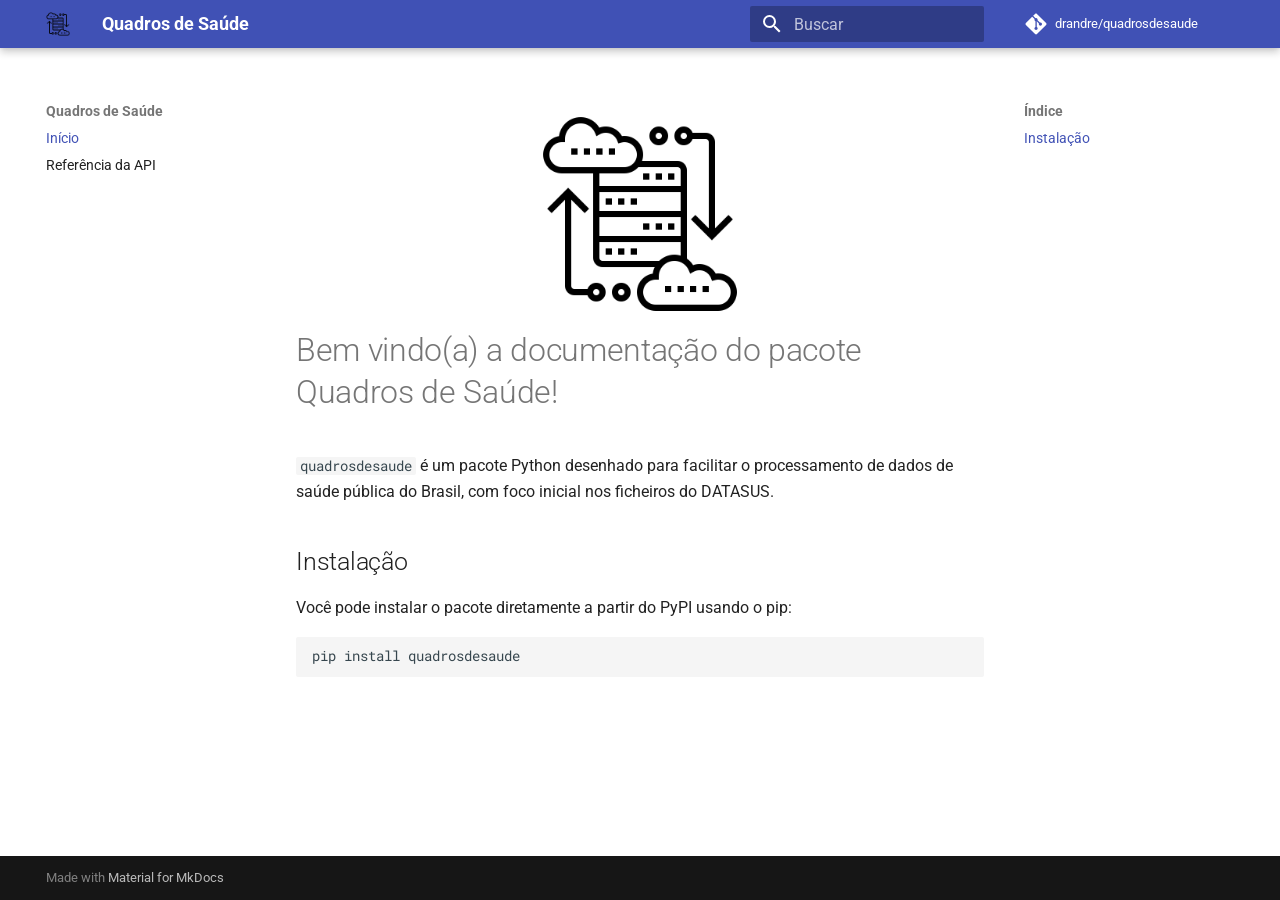
<file: index.html>
<!doctype html>
<html lang="pt" class="no-js">
  <head>
    
      <meta charset="utf-8">
      <meta name="viewport" content="width=device-width,initial-scale=1">
      
      
      
      
      
        <link rel="next" href="api/">
      
      
      <link rel="icon" href="assets/logo.png">
      <meta name="generator" content="mkdocs-1.6.1, mkdocs-material-9.6.22">
    
    
      
        <title>Quadros de Saúde</title>
      
    
    
      <link rel="stylesheet" href="assets/stylesheets/main.84d31ad4.min.css">
      
      


    
    
      
    
    
      
        
        
        <link rel="preconnect" href="https://fonts.gstatic.com" crossorigin>
        <link rel="stylesheet" href="https://fonts.googleapis.com/css?family=Roboto:300,300i,400,400i,700,700i%7CRoboto+Mono:400,400i,700,700i&display=fallback">
        <style>:root{--md-text-font:"Roboto";--md-code-font:"Roboto Mono"}</style>
      
    
    
      <link rel="stylesheet" href="assets/_mkdocstrings.css">
    
      <link rel="stylesheet" href="stylesheets/extra.css">
    
    <script>__md_scope=new URL(".",location),__md_hash=e=>[...e].reduce(((e,_)=>(e<<5)-e+_.charCodeAt(0)),0),__md_get=(e,_=localStorage,t=__md_scope)=>JSON.parse(_.getItem(t.pathname+"."+e)),__md_set=(e,_,t=localStorage,a=__md_scope)=>{try{t.setItem(a.pathname+"."+e,JSON.stringify(_))}catch(e){}}</script>
    
      

    
    
    
  </head>
  
  
    <body dir="ltr">
  
    
    <input class="md-toggle" data-md-toggle="drawer" type="checkbox" id="__drawer" autocomplete="off">
    <input class="md-toggle" data-md-toggle="search" type="checkbox" id="__search" autocomplete="off">
    <label class="md-overlay" for="__drawer"></label>
    <div data-md-component="skip">
      
        
        <a href="#bem-vindoa-a-documentacao-do-pacote-quadros-de-saude" class="md-skip">
          Pular para conteúdo
        </a>
      
    </div>
    <div data-md-component="announce">
      
    </div>
    
    
      

  

<header class="md-header md-header--shadow" data-md-component="header">
  <nav class="md-header__inner md-grid" aria-label="Cabeçalho">
    <a href="." title="Quadros de Saúde" class="md-header__button md-logo" aria-label="Quadros de Saúde" data-md-component="logo">
      
  <img src="assets/logo.png" alt="logo">

    </a>
    <label class="md-header__button md-icon" for="__drawer">
      
      <svg xmlns="http://www.w3.org/2000/svg" viewBox="0 0 24 24"><path d="M3 6h18v2H3zm0 5h18v2H3zm0 5h18v2H3z"/></svg>
    </label>
    <div class="md-header__title" data-md-component="header-title">
      <div class="md-header__ellipsis">
        <div class="md-header__topic">
          <span class="md-ellipsis">
            Quadros de Saúde
          </span>
        </div>
        <div class="md-header__topic" data-md-component="header-topic">
          <span class="md-ellipsis">
            
              Início
            
          </span>
        </div>
      </div>
    </div>
    
    
      <script>var palette=__md_get("__palette");if(palette&&palette.color){if("(prefers-color-scheme)"===palette.color.media){var media=matchMedia("(prefers-color-scheme: light)"),input=document.querySelector(media.matches?"[data-md-color-media='(prefers-color-scheme: light)']":"[data-md-color-media='(prefers-color-scheme: dark)']");palette.color.media=input.getAttribute("data-md-color-media"),palette.color.scheme=input.getAttribute("data-md-color-scheme"),palette.color.primary=input.getAttribute("data-md-color-primary"),palette.color.accent=input.getAttribute("data-md-color-accent")}for(var[key,value]of Object.entries(palette.color))document.body.setAttribute("data-md-color-"+key,value)}</script>
    
    
    
      
      
        <label class="md-header__button md-icon" for="__search">
          
          <svg xmlns="http://www.w3.org/2000/svg" viewBox="0 0 24 24"><path d="M9.5 3A6.5 6.5 0 0 1 16 9.5c0 1.61-.59 3.09-1.56 4.23l.27.27h.79l5 5-1.5 1.5-5-5v-.79l-.27-.27A6.52 6.52 0 0 1 9.5 16 6.5 6.5 0 0 1 3 9.5 6.5 6.5 0 0 1 9.5 3m0 2C7 5 5 7 5 9.5S7 14 9.5 14 14 12 14 9.5 12 5 9.5 5"/></svg>
        </label>
        <div class="md-search" data-md-component="search" role="dialog">
  <label class="md-search__overlay" for="__search"></label>
  <div class="md-search__inner" role="search">
    <form class="md-search__form" name="search">
      <input type="text" class="md-search__input" name="query" aria-label="Buscar" placeholder="Buscar" autocapitalize="off" autocorrect="off" autocomplete="off" spellcheck="false" data-md-component="search-query" required>
      <label class="md-search__icon md-icon" for="__search">
        
        <svg xmlns="http://www.w3.org/2000/svg" viewBox="0 0 24 24"><path d="M9.5 3A6.5 6.5 0 0 1 16 9.5c0 1.61-.59 3.09-1.56 4.23l.27.27h.79l5 5-1.5 1.5-5-5v-.79l-.27-.27A6.52 6.52 0 0 1 9.5 16 6.5 6.5 0 0 1 3 9.5 6.5 6.5 0 0 1 9.5 3m0 2C7 5 5 7 5 9.5S7 14 9.5 14 14 12 14 9.5 12 5 9.5 5"/></svg>
        
        <svg xmlns="http://www.w3.org/2000/svg" viewBox="0 0 24 24"><path d="M20 11v2H8l5.5 5.5-1.42 1.42L4.16 12l7.92-7.92L13.5 5.5 8 11z"/></svg>
      </label>
      <nav class="md-search__options" aria-label="Pesquisar">
        
        <button type="reset" class="md-search__icon md-icon" title="Limpar" aria-label="Limpar" tabindex="-1">
          
          <svg xmlns="http://www.w3.org/2000/svg" viewBox="0 0 24 24"><path d="M19 6.41 17.59 5 12 10.59 6.41 5 5 6.41 10.59 12 5 17.59 6.41 19 12 13.41 17.59 19 19 17.59 13.41 12z"/></svg>
        </button>
      </nav>
      
    </form>
    <div class="md-search__output">
      <div class="md-search__scrollwrap" tabindex="0" data-md-scrollfix>
        <div class="md-search-result" data-md-component="search-result">
          <div class="md-search-result__meta">
            Inicializando busca
          </div>
          <ol class="md-search-result__list" role="presentation"></ol>
        </div>
      </div>
    </div>
  </div>
</div>
      
    
    
      <div class="md-header__source">
        <a href="https://github.com/drandreq/quadrosdesaude" title="Ir para repositório" class="md-source" data-md-component="source">
  <div class="md-source__icon md-icon">
    
    <svg xmlns="http://www.w3.org/2000/svg" viewBox="0 0 448 512"><!--! Font Awesome Free 7.1.0 by @fontawesome - https://fontawesome.com License - https://fontawesome.com/license/free (Icons: CC BY 4.0, Fonts: SIL OFL 1.1, Code: MIT License) Copyright 2025 Fonticons, Inc.--><path d="M439.6 236.1 244 40.5c-5.4-5.5-12.8-8.5-20.4-8.5s-15 3-20.4 8.4L162.5 81l51.5 51.5c27.1-9.1 52.7 16.8 43.4 43.7l49.7 49.7c34.2-11.8 61.2 31 35.5 56.7-26.5 26.5-70.2-2.9-56-37.3L240.3 199v121.9c25.3 12.5 22.3 41.8 9.1 55-6.4 6.4-15.2 10.1-24.3 10.1s-17.8-3.6-24.3-10.1c-17.6-17.6-11.1-46.9 11.2-56v-123c-20.8-8.5-24.6-30.7-18.6-45L142.6 101 8.5 235.1C3 240.6 0 247.9 0 255.5s3 15 8.5 20.4l195.6 195.7c5.4 5.4 12.7 8.4 20.4 8.4s15-3 20.4-8.4l194.7-194.7c5.4-5.4 8.4-12.8 8.4-20.4s-3-15-8.4-20.4"/></svg>
  </div>
  <div class="md-source__repository">
    drandre/quadrosdesaude
  </div>
</a>
      </div>
    
  </nav>
  
</header>
    
    <div class="md-container" data-md-component="container">
      
      
        
          
        
      
      <main class="md-main" data-md-component="main">
        <div class="md-main__inner md-grid">
          
            
              
              <div class="md-sidebar md-sidebar--primary" data-md-component="sidebar" data-md-type="navigation" >
                <div class="md-sidebar__scrollwrap">
                  <div class="md-sidebar__inner">
                    



<nav class="md-nav md-nav--primary" aria-label="Navegação" data-md-level="0">
  <label class="md-nav__title" for="__drawer">
    <a href="." title="Quadros de Saúde" class="md-nav__button md-logo" aria-label="Quadros de Saúde" data-md-component="logo">
      
  <img src="assets/logo.png" alt="logo">

    </a>
    Quadros de Saúde
  </label>
  
    <div class="md-nav__source">
      <a href="https://github.com/drandreq/quadrosdesaude" title="Ir para repositório" class="md-source" data-md-component="source">
  <div class="md-source__icon md-icon">
    
    <svg xmlns="http://www.w3.org/2000/svg" viewBox="0 0 448 512"><!--! Font Awesome Free 7.1.0 by @fontawesome - https://fontawesome.com License - https://fontawesome.com/license/free (Icons: CC BY 4.0, Fonts: SIL OFL 1.1, Code: MIT License) Copyright 2025 Fonticons, Inc.--><path d="M439.6 236.1 244 40.5c-5.4-5.5-12.8-8.5-20.4-8.5s-15 3-20.4 8.4L162.5 81l51.5 51.5c27.1-9.1 52.7 16.8 43.4 43.7l49.7 49.7c34.2-11.8 61.2 31 35.5 56.7-26.5 26.5-70.2-2.9-56-37.3L240.3 199v121.9c25.3 12.5 22.3 41.8 9.1 55-6.4 6.4-15.2 10.1-24.3 10.1s-17.8-3.6-24.3-10.1c-17.6-17.6-11.1-46.9 11.2-56v-123c-20.8-8.5-24.6-30.7-18.6-45L142.6 101 8.5 235.1C3 240.6 0 247.9 0 255.5s3 15 8.5 20.4l195.6 195.7c5.4 5.4 12.7 8.4 20.4 8.4s15-3 20.4-8.4l194.7-194.7c5.4-5.4 8.4-12.8 8.4-20.4s-3-15-8.4-20.4"/></svg>
  </div>
  <div class="md-source__repository">
    drandre/quadrosdesaude
  </div>
</a>
    </div>
  
  <ul class="md-nav__list" data-md-scrollfix>
    
      
      
  
  
    
  
  
  
    <li class="md-nav__item md-nav__item--active">
      
      <input class="md-nav__toggle md-toggle" type="checkbox" id="__toc">
      
      
        
      
      
        <label class="md-nav__link md-nav__link--active" for="__toc">
          
  
  
  <span class="md-ellipsis">
    Início
    
  </span>
  

          <span class="md-nav__icon md-icon"></span>
        </label>
      
      <a href="." class="md-nav__link md-nav__link--active">
        
  
  
  <span class="md-ellipsis">
    Início
    
  </span>
  

      </a>
      
        

<nav class="md-nav md-nav--secondary" aria-label="Índice">
  
  
  
    
  
  
    <label class="md-nav__title" for="__toc">
      <span class="md-nav__icon md-icon"></span>
      Índice
    </label>
    <ul class="md-nav__list" data-md-component="toc" data-md-scrollfix>
      
        <li class="md-nav__item">
  <a href="#instalacao" class="md-nav__link">
    <span class="md-ellipsis">
      Instalação
    </span>
  </a>
  
</li>
      
    </ul>
  
</nav>
      
    </li>
  

    
      
      
  
  
  
  
    <li class="md-nav__item">
      <a href="api/" class="md-nav__link">
        
  
  
  <span class="md-ellipsis">
    Referência da API
    
  </span>
  

      </a>
    </li>
  

    
  </ul>
</nav>
                  </div>
                </div>
              </div>
            
            
              
              <div class="md-sidebar md-sidebar--secondary" data-md-component="sidebar" data-md-type="toc" >
                <div class="md-sidebar__scrollwrap">
                  <div class="md-sidebar__inner">
                    

<nav class="md-nav md-nav--secondary" aria-label="Índice">
  
  
  
    
  
  
    <label class="md-nav__title" for="__toc">
      <span class="md-nav__icon md-icon"></span>
      Índice
    </label>
    <ul class="md-nav__list" data-md-component="toc" data-md-scrollfix>
      
        <li class="md-nav__item">
  <a href="#instalacao" class="md-nav__link">
    <span class="md-ellipsis">
      Instalação
    </span>
  </a>
  
</li>
      
    </ul>
  
</nav>
                  </div>
                </div>
              </div>
            
          
          
            <div class="md-content" data-md-component="content">
              <article class="md-content__inner md-typeset">
                
                  


  
  


<p><img alt="Logo do projeto" class="center" src="assets/logo.png" width="200" /></p>
<h1 id="bem-vindoa-a-documentacao-do-pacote-quadros-de-saude">Bem vindo(a) a documentação do pacote Quadros de Saúde!</h1>
<p><code>quadrosdesaude</code> é um pacote Python desenhado para facilitar o processamento de dados de saúde pública do Brasil, com foco inicial nos ficheiros do DATASUS.</p>
<h2 id="instalacao">Instalação</h2>
<p>Você pode instalar o pacote diretamente a partir do PyPI usando o pip:</p>
<pre><code class="language-bash">pip install quadrosdesaude
</code></pre>












                
              </article>
            </div>
          
          
<script>var target=document.getElementById(location.hash.slice(1));target&&target.name&&(target.checked=target.name.startsWith("__tabbed_"))</script>
        </div>
        
      </main>
      
        <footer class="md-footer">
  
  <div class="md-footer-meta md-typeset">
    <div class="md-footer-meta__inner md-grid">
      <div class="md-copyright">
  
  
    Made with
    <a href="https://squidfunk.github.io/mkdocs-material/" target="_blank" rel="noopener">
      Material for MkDocs
    </a>
  
</div>
      
    </div>
  </div>
</footer>
      
    </div>
    <div class="md-dialog" data-md-component="dialog">
      <div class="md-dialog__inner md-typeset"></div>
    </div>
    
    
    
      
      <script id="__config" type="application/json">{"base": ".", "features": [], "search": "assets/javascripts/workers/search.973d3a69.min.js", "tags": null, "translations": {"clipboard.copied": "Copiado para \u00e1rea de transfer\u00eancia", "clipboard.copy": "Copiar para \u00e1rea de transfer\u00eancia", "search.result.more.one": "mais 1 nesta p\u00e1gina", "search.result.more.other": "# mais nesta p\u00e1gina", "search.result.none": "Nenhum documento encontrado", "search.result.one": "1 documento encontrado", "search.result.other": "# documentos encontrados", "search.result.placeholder": "Digite para iniciar a busca", "search.result.term.missing": "Ausente", "select.version": "Selecione a vers\u00e3o"}, "version": null}</script>
    
    
      <script src="assets/javascripts/bundle.f55a23d4.min.js"></script>
      
    
  </body>
</html>
</file>
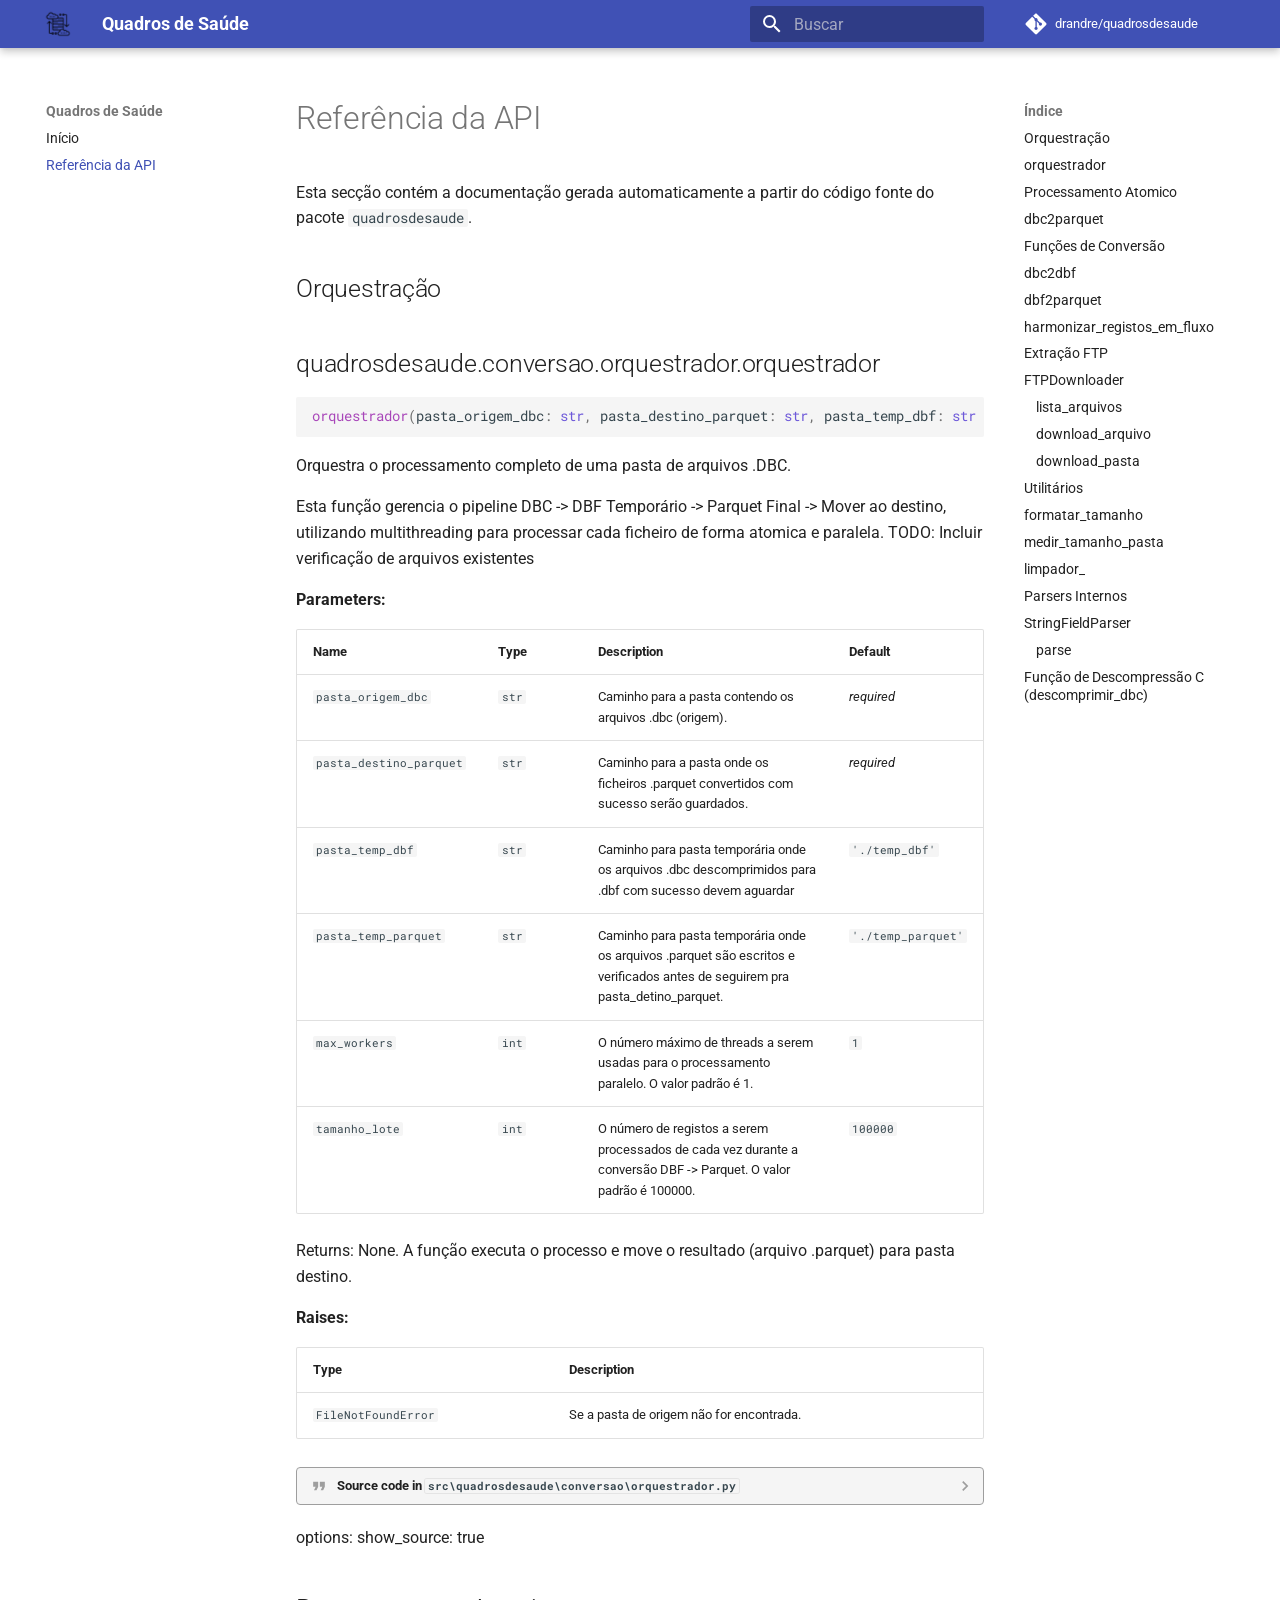
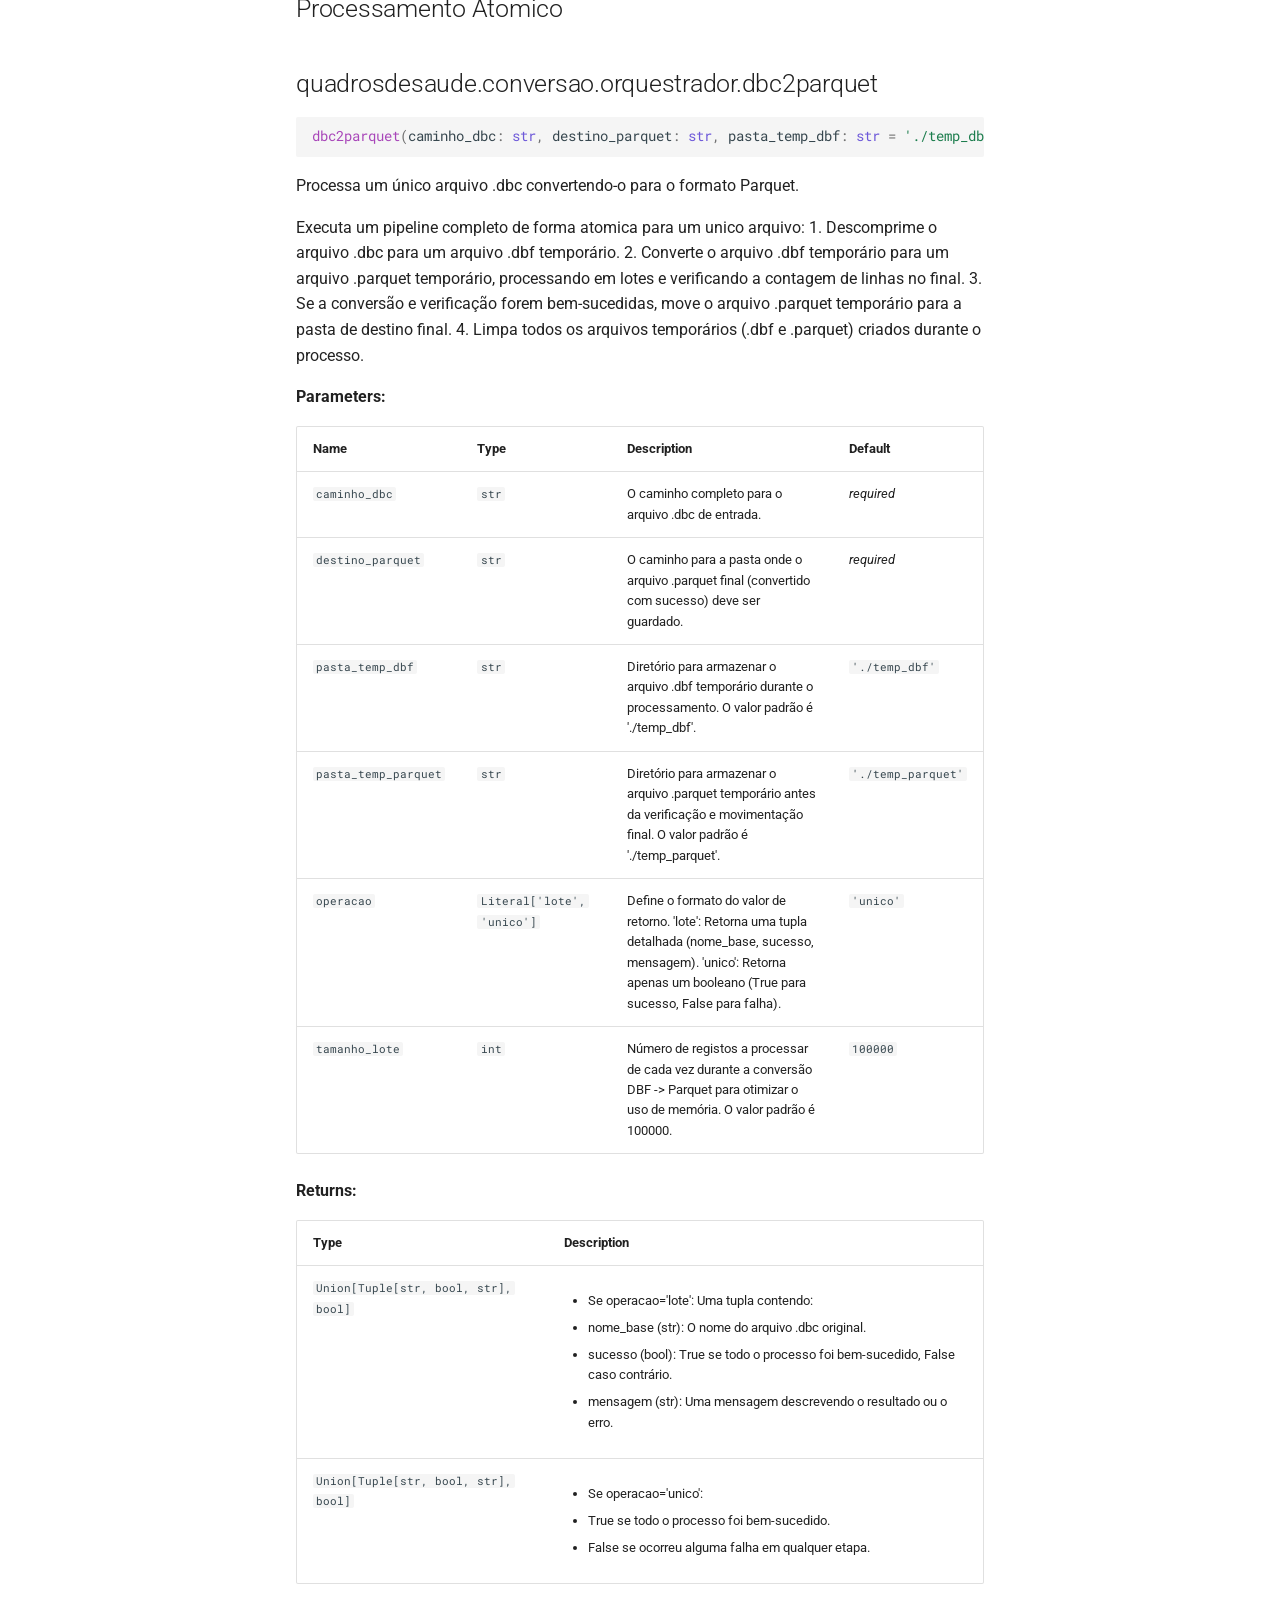
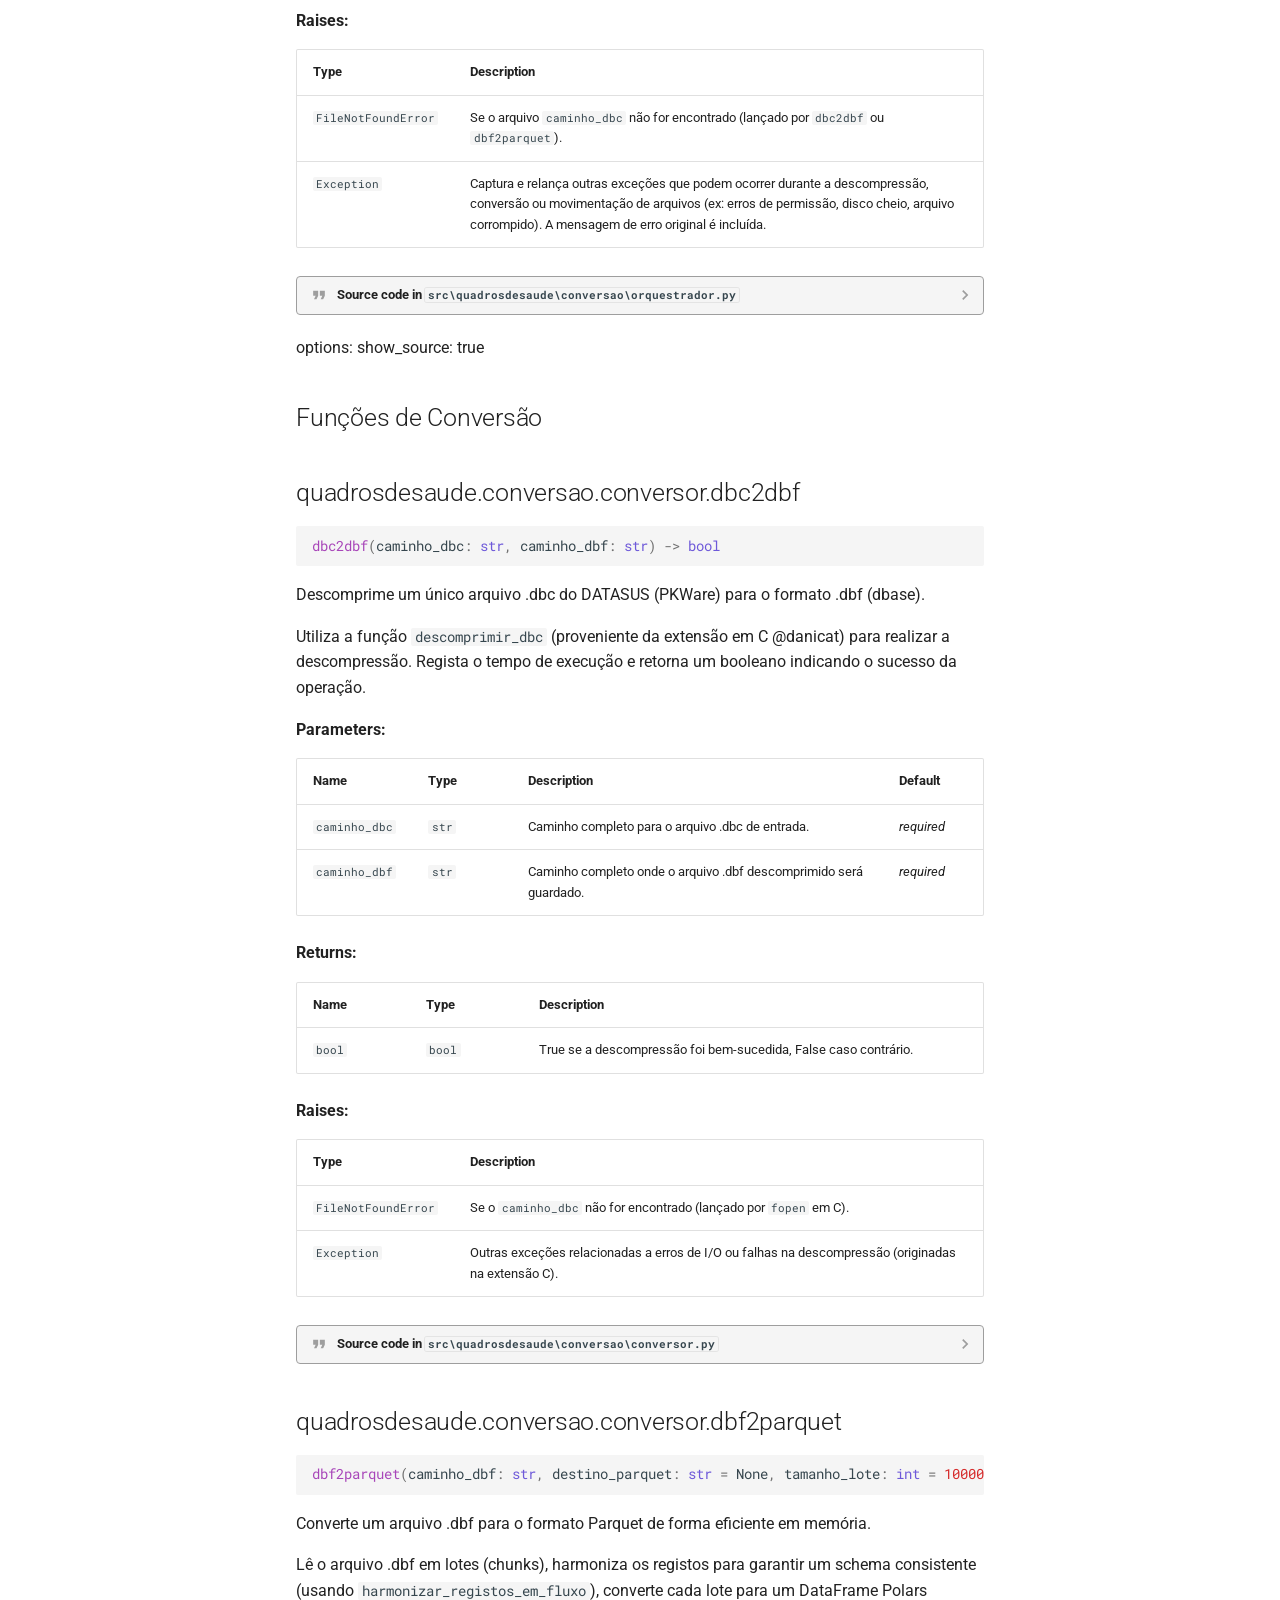
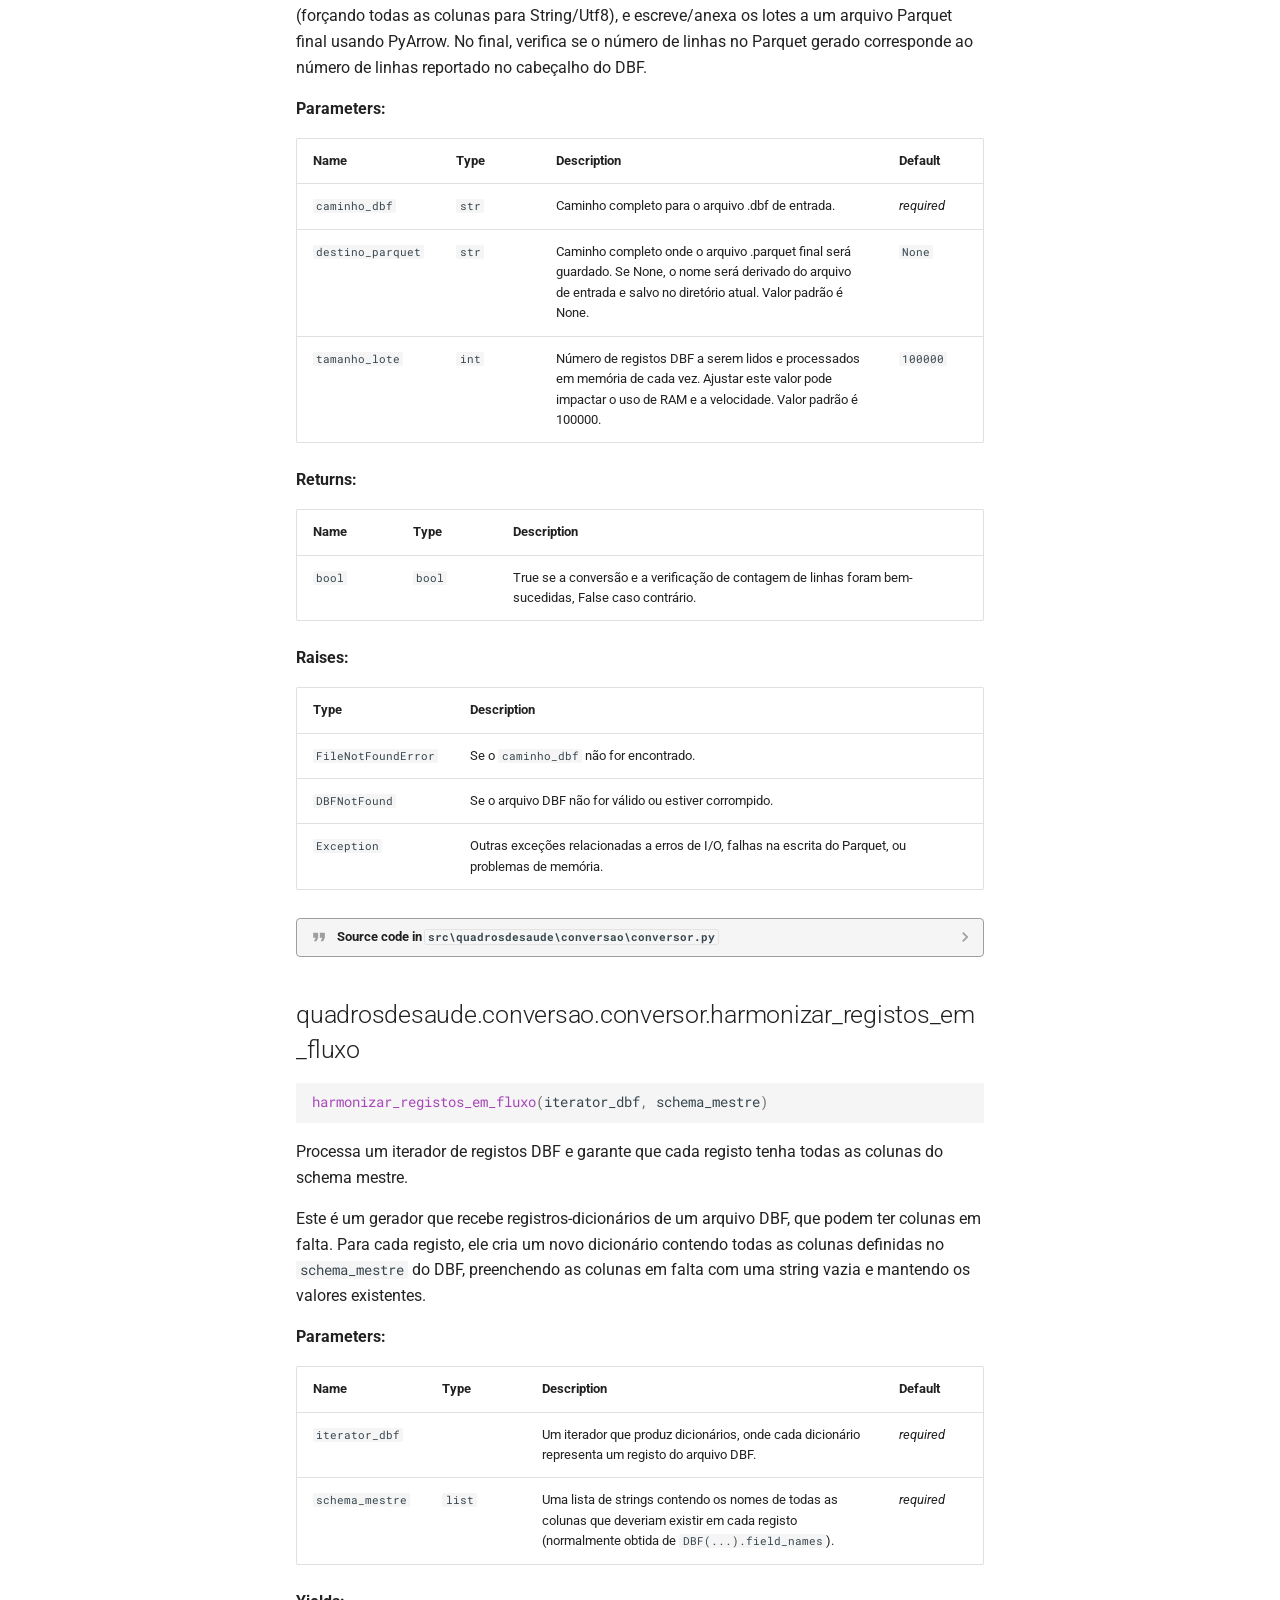
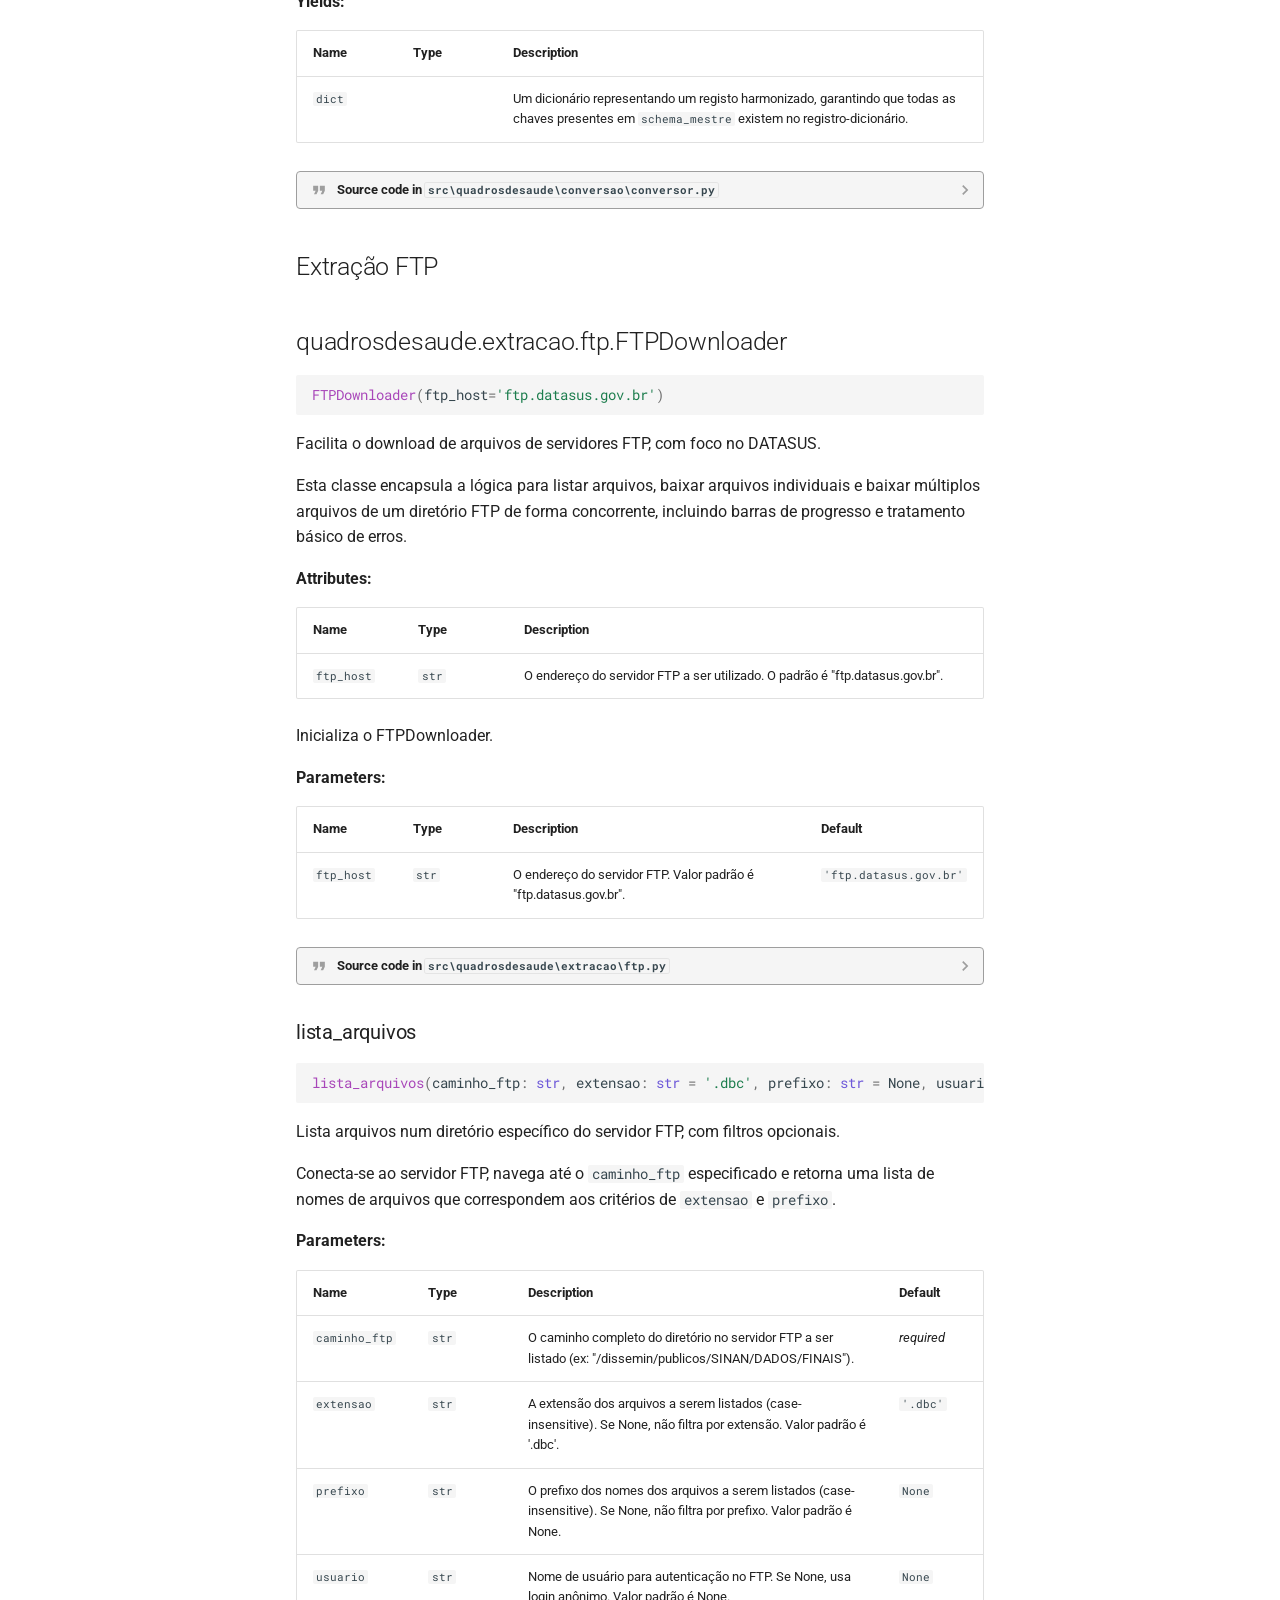
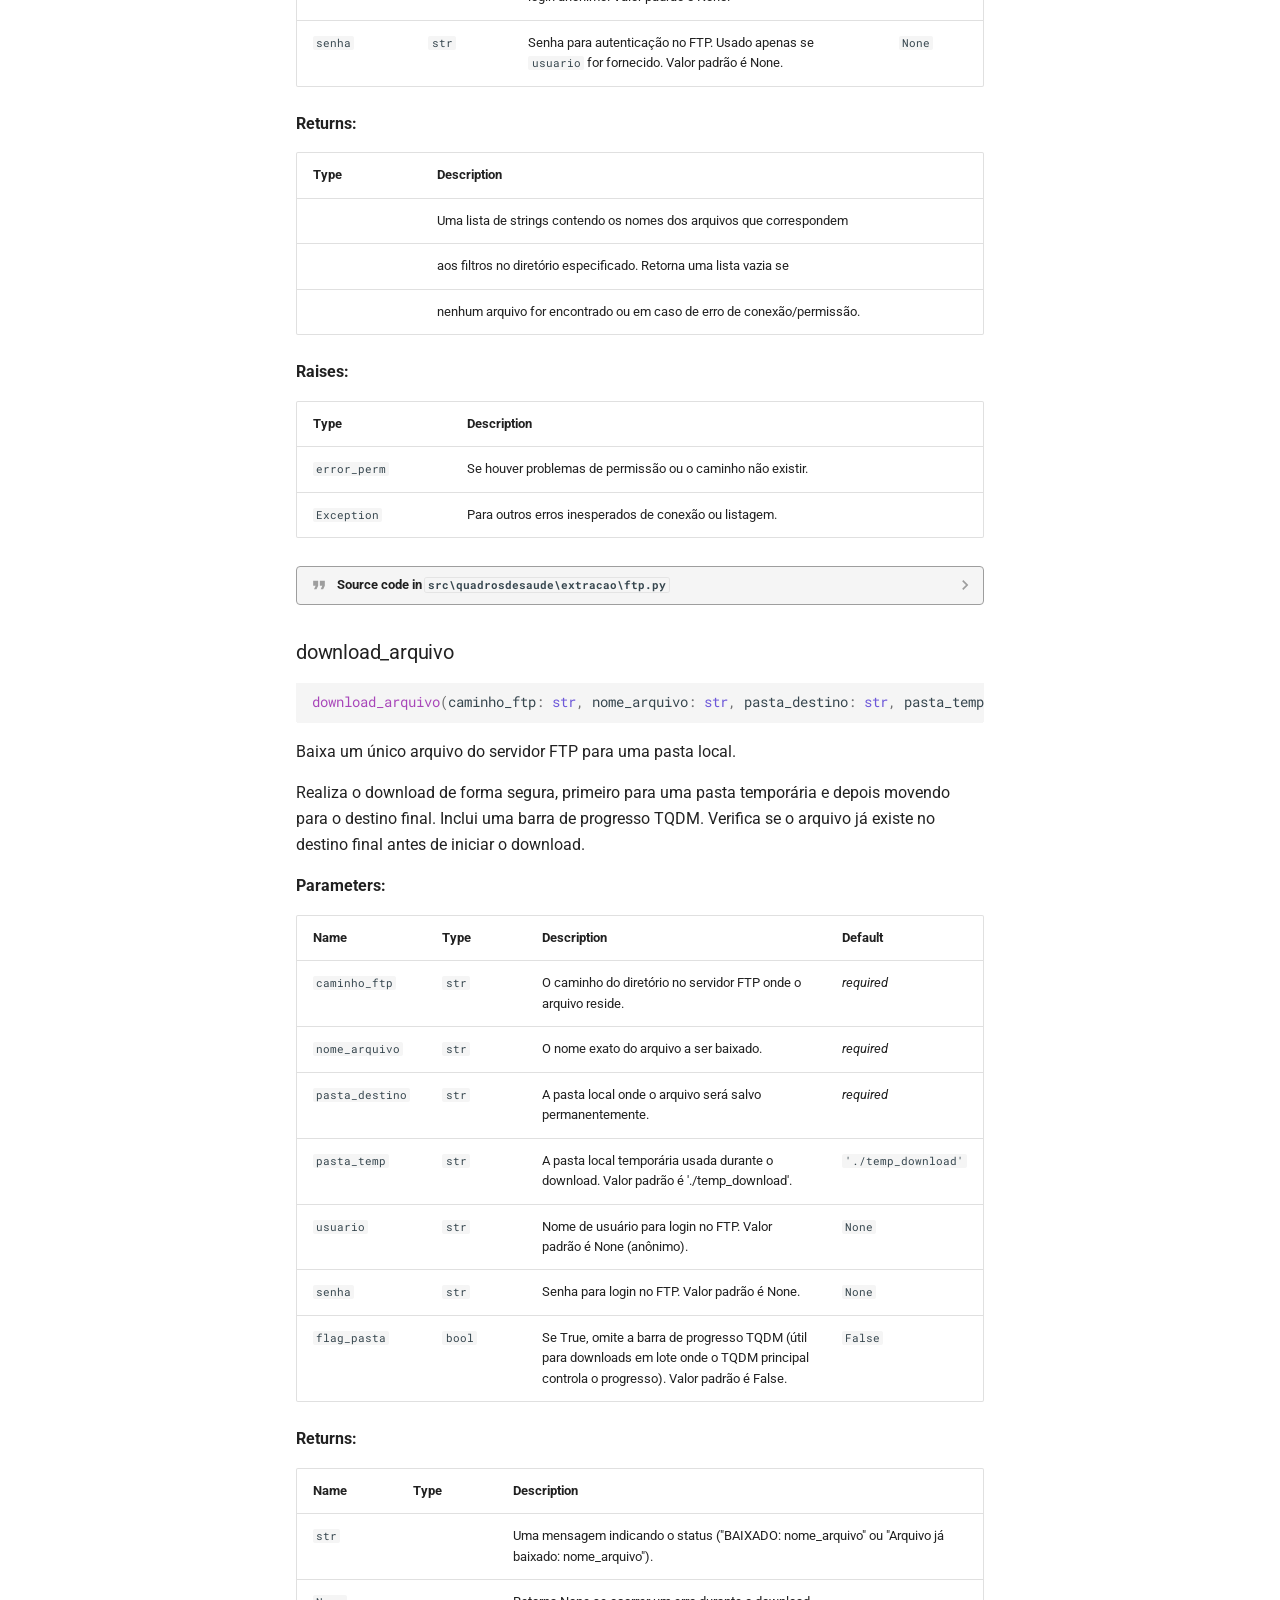
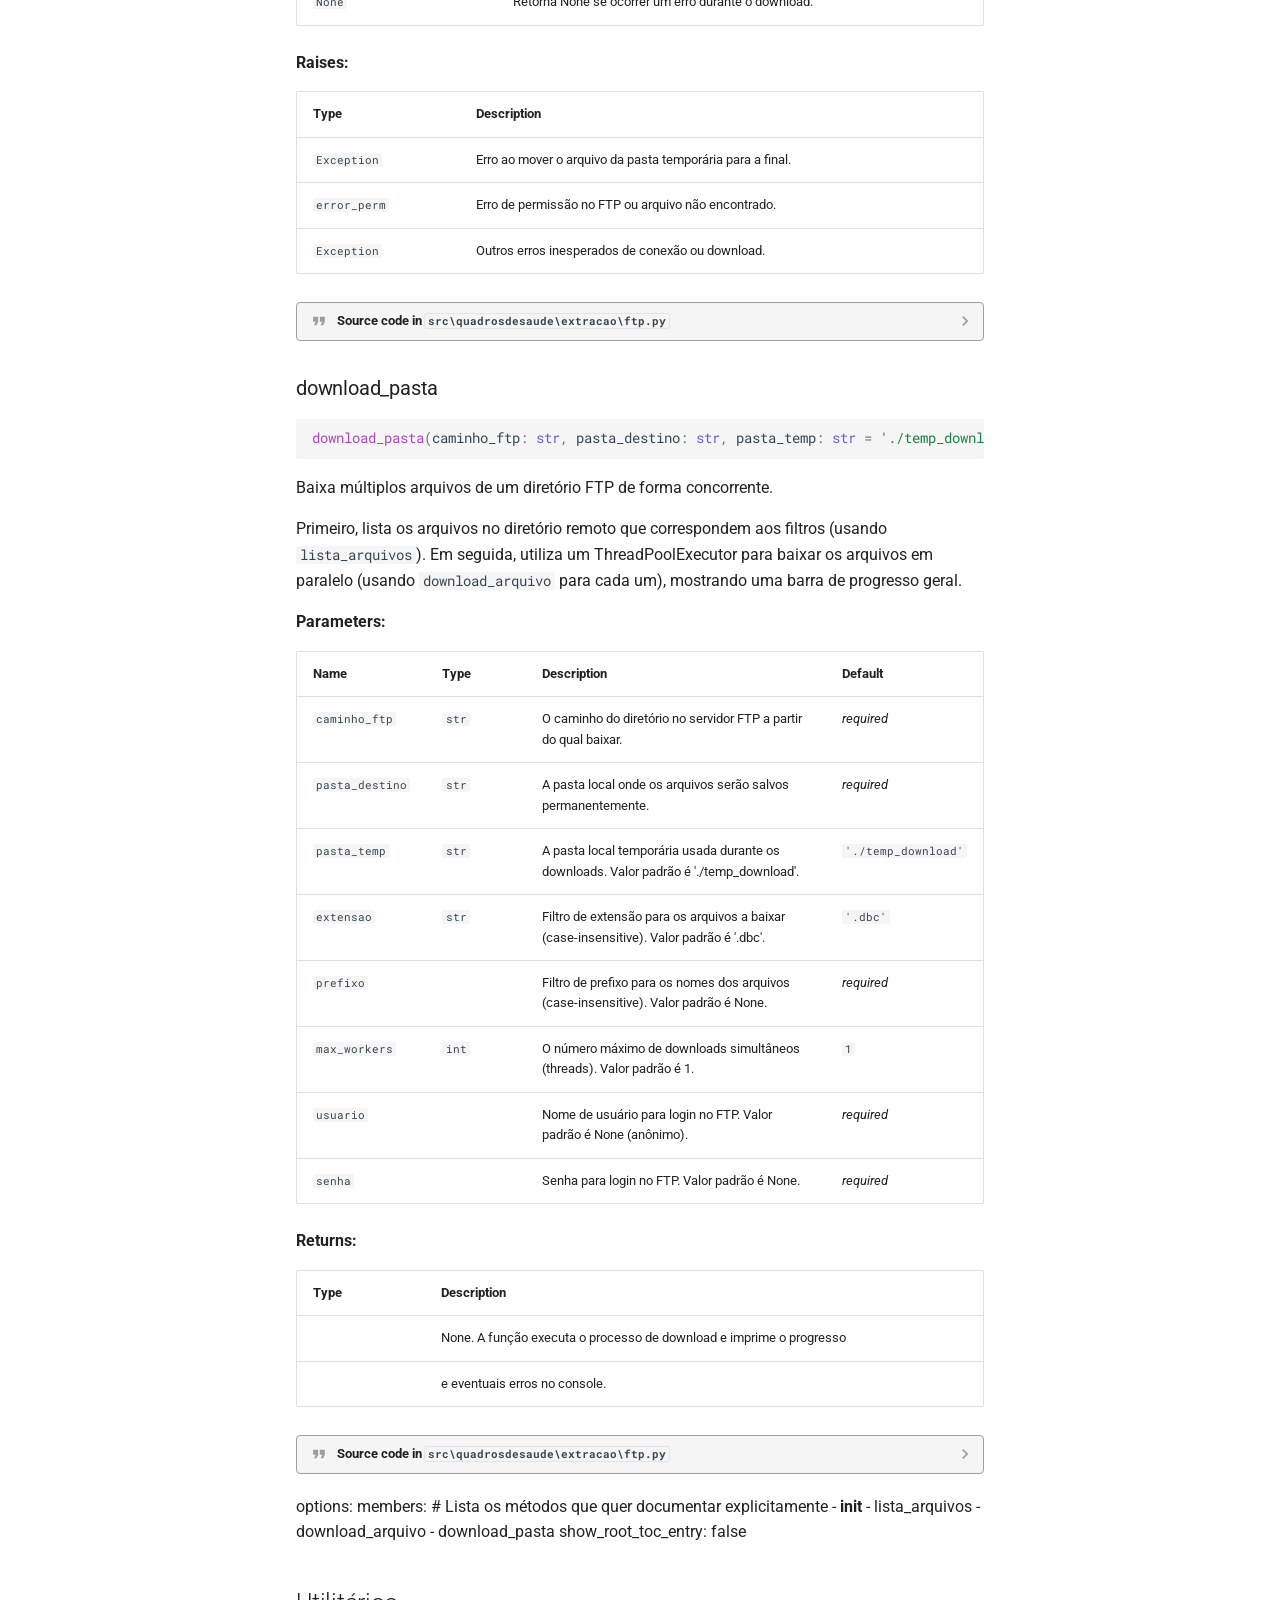
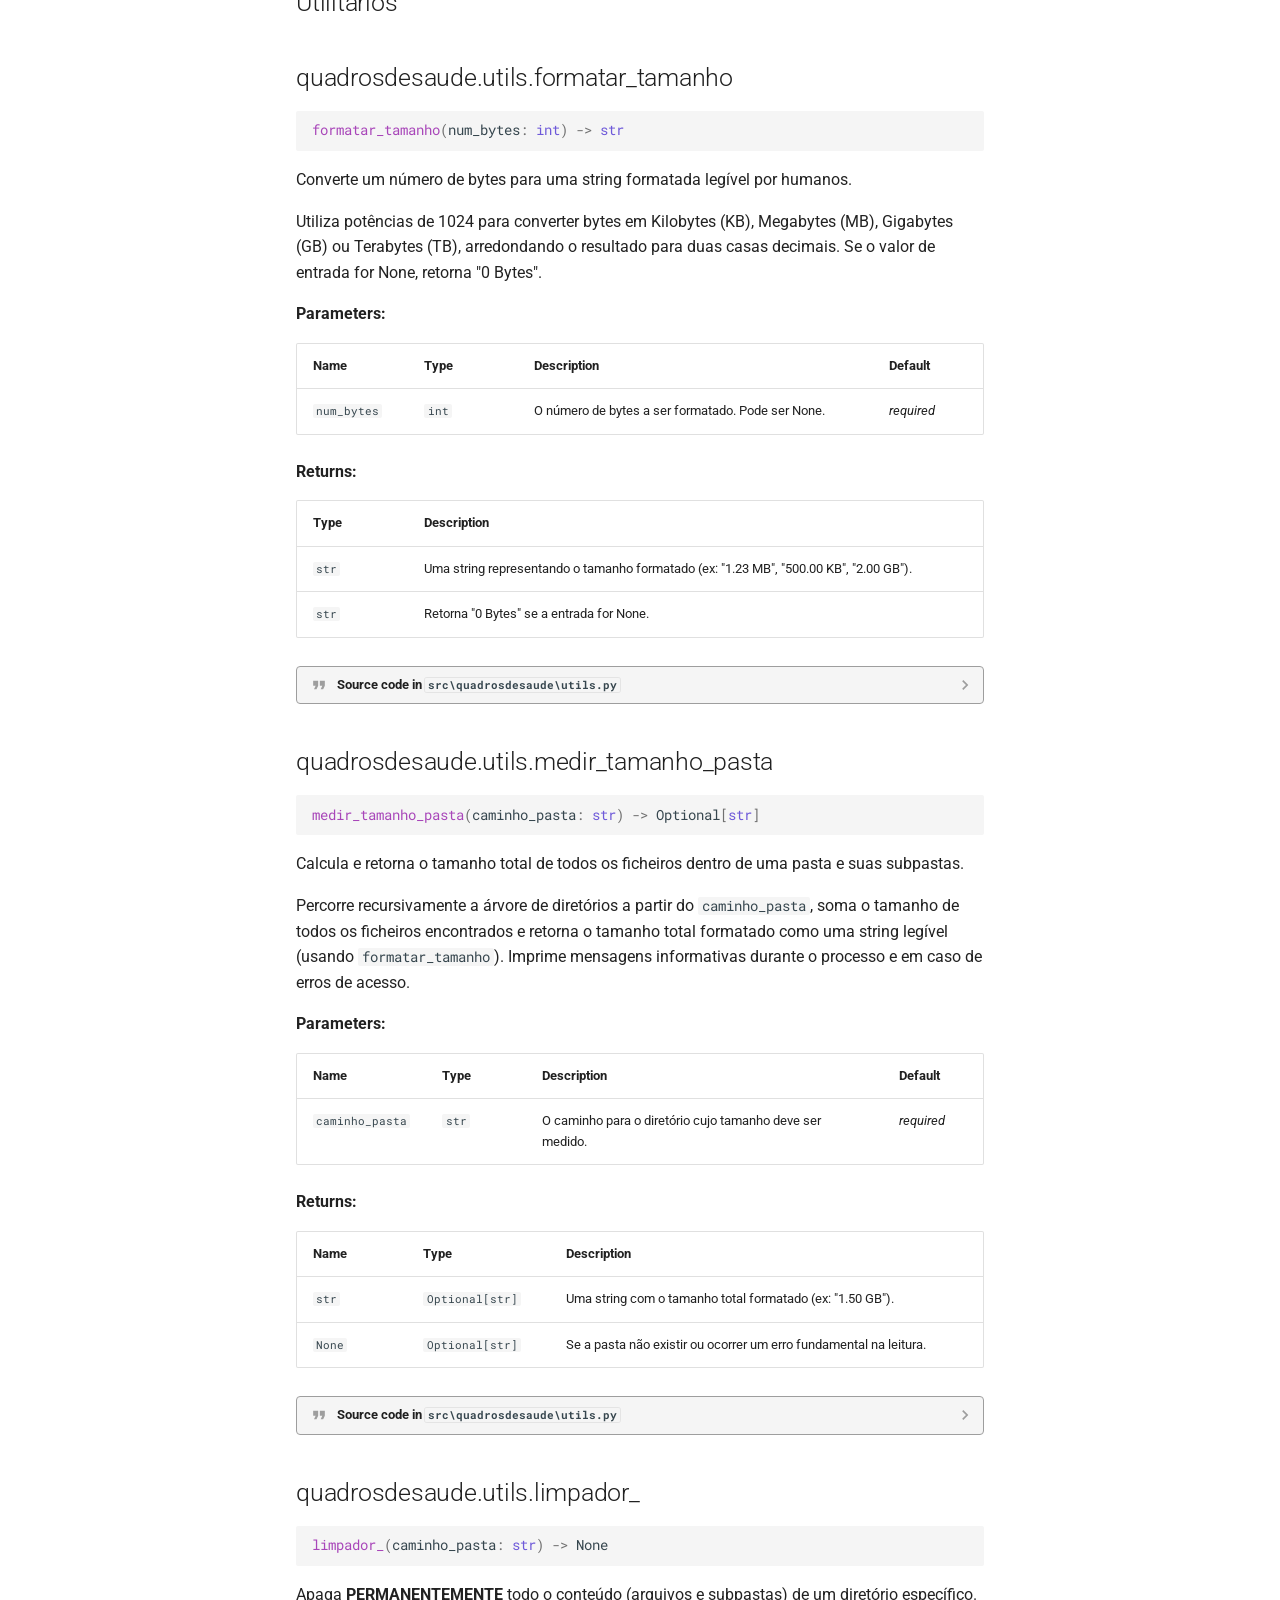
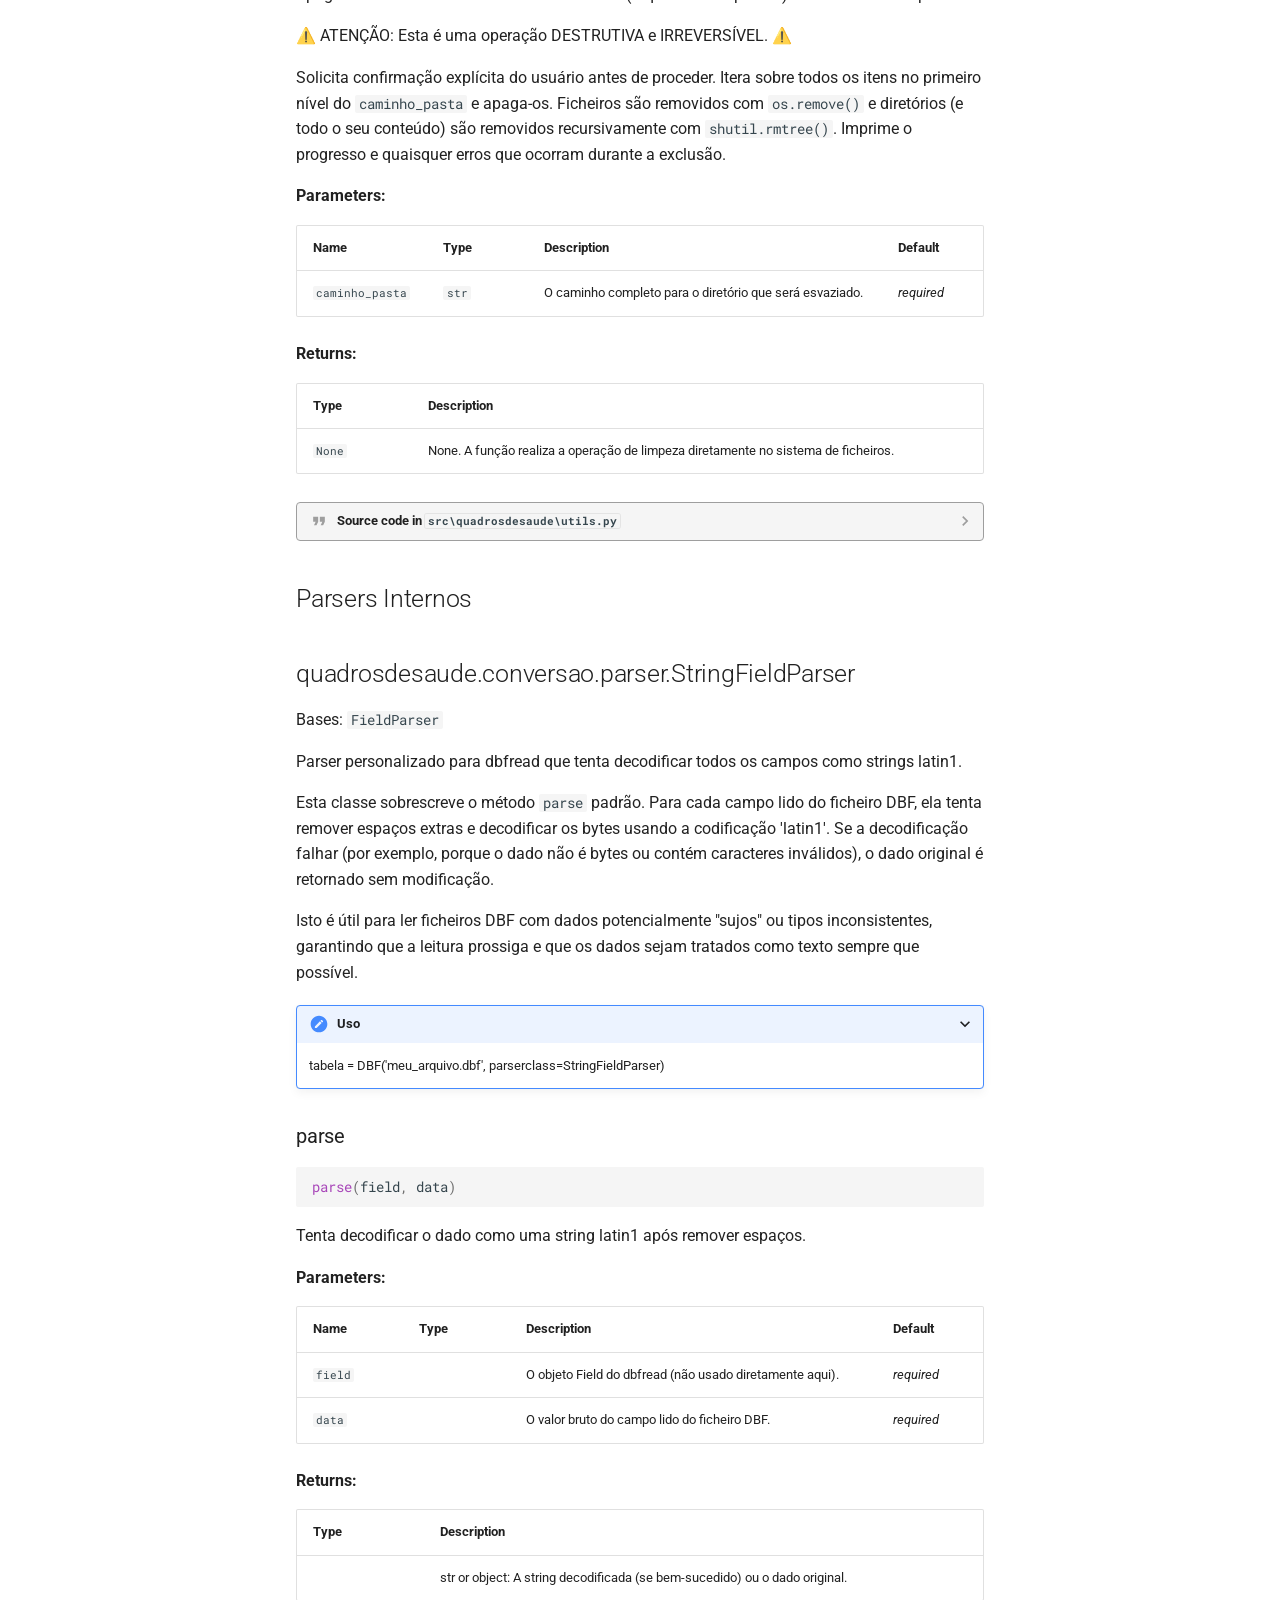
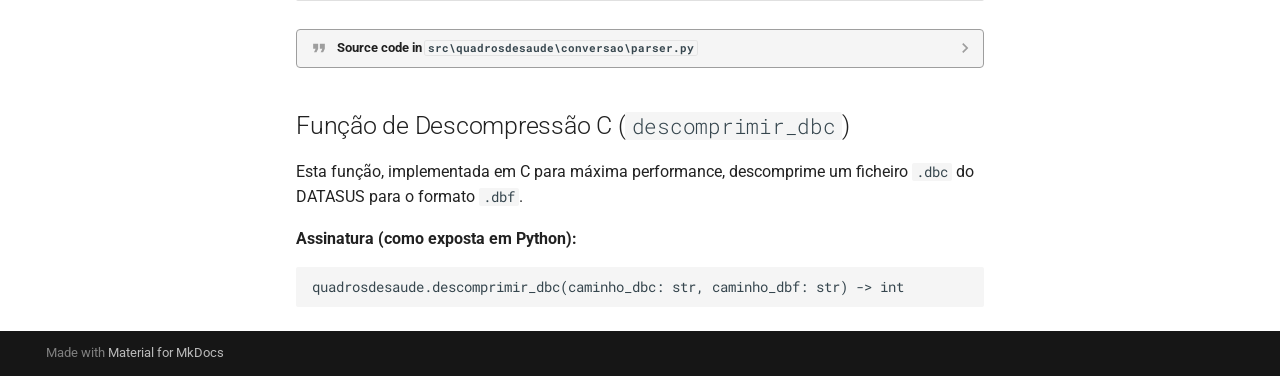
<file: api/index.html>
<!doctype html>
<html lang="pt" class="no-js">
  <head>
    
      <meta charset="utf-8">
      <meta name="viewport" content="width=device-width,initial-scale=1">
      
      
      
      
        <link rel="prev" href="..">
      
      
      
      <link rel="icon" href="../assets/logo.png">
      <meta name="generator" content="mkdocs-1.6.1, mkdocs-material-9.6.22">
    
    
      
        <title>Referência da API - Quadros de Saúde</title>
      
    
    
      <link rel="stylesheet" href="../assets/stylesheets/main.84d31ad4.min.css">
      
      


    
    
      
    
    
      
        
        
        <link rel="preconnect" href="https://fonts.gstatic.com" crossorigin>
        <link rel="stylesheet" href="https://fonts.googleapis.com/css?family=Roboto:300,300i,400,400i,700,700i%7CRoboto+Mono:400,400i,700,700i&display=fallback">
        <style>:root{--md-text-font:"Roboto";--md-code-font:"Roboto Mono"}</style>
      
    
    
      <link rel="stylesheet" href="../assets/_mkdocstrings.css">
    
      <link rel="stylesheet" href="../stylesheets/extra.css">
    
    <script>__md_scope=new URL("..",location),__md_hash=e=>[...e].reduce(((e,_)=>(e<<5)-e+_.charCodeAt(0)),0),__md_get=(e,_=localStorage,t=__md_scope)=>JSON.parse(_.getItem(t.pathname+"."+e)),__md_set=(e,_,t=localStorage,a=__md_scope)=>{try{t.setItem(a.pathname+"."+e,JSON.stringify(_))}catch(e){}}</script>
    
      

    
    
    
  </head>
  
  
    <body dir="ltr">
  
    
    <input class="md-toggle" data-md-toggle="drawer" type="checkbox" id="__drawer" autocomplete="off">
    <input class="md-toggle" data-md-toggle="search" type="checkbox" id="__search" autocomplete="off">
    <label class="md-overlay" for="__drawer"></label>
    <div data-md-component="skip">
      
        
        <a href="#referencia-da-api" class="md-skip">
          Pular para conteúdo
        </a>
      
    </div>
    <div data-md-component="announce">
      
    </div>
    
    
      

  

<header class="md-header md-header--shadow" data-md-component="header">
  <nav class="md-header__inner md-grid" aria-label="Cabeçalho">
    <a href=".." title="Quadros de Saúde" class="md-header__button md-logo" aria-label="Quadros de Saúde" data-md-component="logo">
      
  <img src="../assets/logo.png" alt="logo">

    </a>
    <label class="md-header__button md-icon" for="__drawer">
      
      <svg xmlns="http://www.w3.org/2000/svg" viewBox="0 0 24 24"><path d="M3 6h18v2H3zm0 5h18v2H3zm0 5h18v2H3z"/></svg>
    </label>
    <div class="md-header__title" data-md-component="header-title">
      <div class="md-header__ellipsis">
        <div class="md-header__topic">
          <span class="md-ellipsis">
            Quadros de Saúde
          </span>
        </div>
        <div class="md-header__topic" data-md-component="header-topic">
          <span class="md-ellipsis">
            
              Referência da API
            
          </span>
        </div>
      </div>
    </div>
    
    
      <script>var palette=__md_get("__palette");if(palette&&palette.color){if("(prefers-color-scheme)"===palette.color.media){var media=matchMedia("(prefers-color-scheme: light)"),input=document.querySelector(media.matches?"[data-md-color-media='(prefers-color-scheme: light)']":"[data-md-color-media='(prefers-color-scheme: dark)']");palette.color.media=input.getAttribute("data-md-color-media"),palette.color.scheme=input.getAttribute("data-md-color-scheme"),palette.color.primary=input.getAttribute("data-md-color-primary"),palette.color.accent=input.getAttribute("data-md-color-accent")}for(var[key,value]of Object.entries(palette.color))document.body.setAttribute("data-md-color-"+key,value)}</script>
    
    
    
      
      
        <label class="md-header__button md-icon" for="__search">
          
          <svg xmlns="http://www.w3.org/2000/svg" viewBox="0 0 24 24"><path d="M9.5 3A6.5 6.5 0 0 1 16 9.5c0 1.61-.59 3.09-1.56 4.23l.27.27h.79l5 5-1.5 1.5-5-5v-.79l-.27-.27A6.52 6.52 0 0 1 9.5 16 6.5 6.5 0 0 1 3 9.5 6.5 6.5 0 0 1 9.5 3m0 2C7 5 5 7 5 9.5S7 14 9.5 14 14 12 14 9.5 12 5 9.5 5"/></svg>
        </label>
        <div class="md-search" data-md-component="search" role="dialog">
  <label class="md-search__overlay" for="__search"></label>
  <div class="md-search__inner" role="search">
    <form class="md-search__form" name="search">
      <input type="text" class="md-search__input" name="query" aria-label="Buscar" placeholder="Buscar" autocapitalize="off" autocorrect="off" autocomplete="off" spellcheck="false" data-md-component="search-query" required>
      <label class="md-search__icon md-icon" for="__search">
        
        <svg xmlns="http://www.w3.org/2000/svg" viewBox="0 0 24 24"><path d="M9.5 3A6.5 6.5 0 0 1 16 9.5c0 1.61-.59 3.09-1.56 4.23l.27.27h.79l5 5-1.5 1.5-5-5v-.79l-.27-.27A6.52 6.52 0 0 1 9.5 16 6.5 6.5 0 0 1 3 9.5 6.5 6.5 0 0 1 9.5 3m0 2C7 5 5 7 5 9.5S7 14 9.5 14 14 12 14 9.5 12 5 9.5 5"/></svg>
        
        <svg xmlns="http://www.w3.org/2000/svg" viewBox="0 0 24 24"><path d="M20 11v2H8l5.5 5.5-1.42 1.42L4.16 12l7.92-7.92L13.5 5.5 8 11z"/></svg>
      </label>
      <nav class="md-search__options" aria-label="Pesquisar">
        
        <button type="reset" class="md-search__icon md-icon" title="Limpar" aria-label="Limpar" tabindex="-1">
          
          <svg xmlns="http://www.w3.org/2000/svg" viewBox="0 0 24 24"><path d="M19 6.41 17.59 5 12 10.59 6.41 5 5 6.41 10.59 12 5 17.59 6.41 19 12 13.41 17.59 19 19 17.59 13.41 12z"/></svg>
        </button>
      </nav>
      
    </form>
    <div class="md-search__output">
      <div class="md-search__scrollwrap" tabindex="0" data-md-scrollfix>
        <div class="md-search-result" data-md-component="search-result">
          <div class="md-search-result__meta">
            Inicializando busca
          </div>
          <ol class="md-search-result__list" role="presentation"></ol>
        </div>
      </div>
    </div>
  </div>
</div>
      
    
    
      <div class="md-header__source">
        <a href="https://github.com/drandreq/quadrosdesaude" title="Ir para repositório" class="md-source" data-md-component="source">
  <div class="md-source__icon md-icon">
    
    <svg xmlns="http://www.w3.org/2000/svg" viewBox="0 0 448 512"><!--! Font Awesome Free 7.1.0 by @fontawesome - https://fontawesome.com License - https://fontawesome.com/license/free (Icons: CC BY 4.0, Fonts: SIL OFL 1.1, Code: MIT License) Copyright 2025 Fonticons, Inc.--><path d="M439.6 236.1 244 40.5c-5.4-5.5-12.8-8.5-20.4-8.5s-15 3-20.4 8.4L162.5 81l51.5 51.5c27.1-9.1 52.7 16.8 43.4 43.7l49.7 49.7c34.2-11.8 61.2 31 35.5 56.7-26.5 26.5-70.2-2.9-56-37.3L240.3 199v121.9c25.3 12.5 22.3 41.8 9.1 55-6.4 6.4-15.2 10.1-24.3 10.1s-17.8-3.6-24.3-10.1c-17.6-17.6-11.1-46.9 11.2-56v-123c-20.8-8.5-24.6-30.7-18.6-45L142.6 101 8.5 235.1C3 240.6 0 247.9 0 255.5s3 15 8.5 20.4l195.6 195.7c5.4 5.4 12.7 8.4 20.4 8.4s15-3 20.4-8.4l194.7-194.7c5.4-5.4 8.4-12.8 8.4-20.4s-3-15-8.4-20.4"/></svg>
  </div>
  <div class="md-source__repository">
    drandre/quadrosdesaude
  </div>
</a>
      </div>
    
  </nav>
  
</header>
    
    <div class="md-container" data-md-component="container">
      
      
        
          
        
      
      <main class="md-main" data-md-component="main">
        <div class="md-main__inner md-grid">
          
            
              
              <div class="md-sidebar md-sidebar--primary" data-md-component="sidebar" data-md-type="navigation" >
                <div class="md-sidebar__scrollwrap">
                  <div class="md-sidebar__inner">
                    



<nav class="md-nav md-nav--primary" aria-label="Navegação" data-md-level="0">
  <label class="md-nav__title" for="__drawer">
    <a href=".." title="Quadros de Saúde" class="md-nav__button md-logo" aria-label="Quadros de Saúde" data-md-component="logo">
      
  <img src="../assets/logo.png" alt="logo">

    </a>
    Quadros de Saúde
  </label>
  
    <div class="md-nav__source">
      <a href="https://github.com/drandreq/quadrosdesaude" title="Ir para repositório" class="md-source" data-md-component="source">
  <div class="md-source__icon md-icon">
    
    <svg xmlns="http://www.w3.org/2000/svg" viewBox="0 0 448 512"><!--! Font Awesome Free 7.1.0 by @fontawesome - https://fontawesome.com License - https://fontawesome.com/license/free (Icons: CC BY 4.0, Fonts: SIL OFL 1.1, Code: MIT License) Copyright 2025 Fonticons, Inc.--><path d="M439.6 236.1 244 40.5c-5.4-5.5-12.8-8.5-20.4-8.5s-15 3-20.4 8.4L162.5 81l51.5 51.5c27.1-9.1 52.7 16.8 43.4 43.7l49.7 49.7c34.2-11.8 61.2 31 35.5 56.7-26.5 26.5-70.2-2.9-56-37.3L240.3 199v121.9c25.3 12.5 22.3 41.8 9.1 55-6.4 6.4-15.2 10.1-24.3 10.1s-17.8-3.6-24.3-10.1c-17.6-17.6-11.1-46.9 11.2-56v-123c-20.8-8.5-24.6-30.7-18.6-45L142.6 101 8.5 235.1C3 240.6 0 247.9 0 255.5s3 15 8.5 20.4l195.6 195.7c5.4 5.4 12.7 8.4 20.4 8.4s15-3 20.4-8.4l194.7-194.7c5.4-5.4 8.4-12.8 8.4-20.4s-3-15-8.4-20.4"/></svg>
  </div>
  <div class="md-source__repository">
    drandre/quadrosdesaude
  </div>
</a>
    </div>
  
  <ul class="md-nav__list" data-md-scrollfix>
    
      
      
  
  
  
  
    <li class="md-nav__item">
      <a href=".." class="md-nav__link">
        
  
  
  <span class="md-ellipsis">
    Início
    
  </span>
  

      </a>
    </li>
  

    
      
      
  
  
    
  
  
  
    <li class="md-nav__item md-nav__item--active">
      
      <input class="md-nav__toggle md-toggle" type="checkbox" id="__toc">
      
      
        
      
      
        <label class="md-nav__link md-nav__link--active" for="__toc">
          
  
  
  <span class="md-ellipsis">
    Referência da API
    
  </span>
  

          <span class="md-nav__icon md-icon"></span>
        </label>
      
      <a href="./" class="md-nav__link md-nav__link--active">
        
  
  
  <span class="md-ellipsis">
    Referência da API
    
  </span>
  

      </a>
      
        

<nav class="md-nav md-nav--secondary" aria-label="Índice">
  
  
  
    
  
  
    <label class="md-nav__title" for="__toc">
      <span class="md-nav__icon md-icon"></span>
      Índice
    </label>
    <ul class="md-nav__list" data-md-component="toc" data-md-scrollfix>
      
        <li class="md-nav__item">
  <a href="#orquestracao" class="md-nav__link">
    <span class="md-ellipsis">
      Orquestração
    </span>
  </a>
  
</li>
      
        <li class="md-nav__item">
  <a href="#quadrosdesaude.conversao.orquestrador.orquestrador" class="md-nav__link">
    <span class="md-ellipsis">
      orquestrador
    </span>
  </a>
  
</li>
      
        <li class="md-nav__item">
  <a href="#processamento-atomico" class="md-nav__link">
    <span class="md-ellipsis">
      Processamento Atomico
    </span>
  </a>
  
</li>
      
        <li class="md-nav__item">
  <a href="#quadrosdesaude.conversao.orquestrador.dbc2parquet" class="md-nav__link">
    <span class="md-ellipsis">
      dbc2parquet
    </span>
  </a>
  
</li>
      
        <li class="md-nav__item">
  <a href="#funcoes-de-conversao" class="md-nav__link">
    <span class="md-ellipsis">
      Funções de Conversão
    </span>
  </a>
  
</li>
      
        <li class="md-nav__item">
  <a href="#quadrosdesaude.conversao.conversor.dbc2dbf" class="md-nav__link">
    <span class="md-ellipsis">
      dbc2dbf
    </span>
  </a>
  
</li>
      
        <li class="md-nav__item">
  <a href="#quadrosdesaude.conversao.conversor.dbf2parquet" class="md-nav__link">
    <span class="md-ellipsis">
      dbf2parquet
    </span>
  </a>
  
</li>
      
        <li class="md-nav__item">
  <a href="#quadrosdesaude.conversao.conversor.harmonizar_registos_em_fluxo" class="md-nav__link">
    <span class="md-ellipsis">
      harmonizar_registos_em_fluxo
    </span>
  </a>
  
</li>
      
        <li class="md-nav__item">
  <a href="#extracao-ftp" class="md-nav__link">
    <span class="md-ellipsis">
      Extração FTP
    </span>
  </a>
  
</li>
      
        <li class="md-nav__item">
  <a href="#quadrosdesaude.extracao.ftp.FTPDownloader" class="md-nav__link">
    <span class="md-ellipsis">
      FTPDownloader
    </span>
  </a>
  
    <nav class="md-nav" aria-label="FTPDownloader">
      <ul class="md-nav__list">
        
          <li class="md-nav__item">
  <a href="#quadrosdesaude.extracao.ftp.FTPDownloader.lista_arquivos" class="md-nav__link">
    <span class="md-ellipsis">
      lista_arquivos
    </span>
  </a>
  
</li>
        
          <li class="md-nav__item">
  <a href="#quadrosdesaude.extracao.ftp.FTPDownloader.download_arquivo" class="md-nav__link">
    <span class="md-ellipsis">
      download_arquivo
    </span>
  </a>
  
</li>
        
          <li class="md-nav__item">
  <a href="#quadrosdesaude.extracao.ftp.FTPDownloader.download_pasta" class="md-nav__link">
    <span class="md-ellipsis">
      download_pasta
    </span>
  </a>
  
</li>
        
      </ul>
    </nav>
  
</li>
      
        <li class="md-nav__item">
  <a href="#utilitarios" class="md-nav__link">
    <span class="md-ellipsis">
      Utilitários
    </span>
  </a>
  
</li>
      
        <li class="md-nav__item">
  <a href="#quadrosdesaude.utils.formatar_tamanho" class="md-nav__link">
    <span class="md-ellipsis">
      formatar_tamanho
    </span>
  </a>
  
</li>
      
        <li class="md-nav__item">
  <a href="#quadrosdesaude.utils.medir_tamanho_pasta" class="md-nav__link">
    <span class="md-ellipsis">
      medir_tamanho_pasta
    </span>
  </a>
  
</li>
      
        <li class="md-nav__item">
  <a href="#quadrosdesaude.utils.limpador_" class="md-nav__link">
    <span class="md-ellipsis">
      limpador_
    </span>
  </a>
  
</li>
      
        <li class="md-nav__item">
  <a href="#parsers-internos" class="md-nav__link">
    <span class="md-ellipsis">
      Parsers Internos
    </span>
  </a>
  
</li>
      
        <li class="md-nav__item">
  <a href="#quadrosdesaude.conversao.parser.StringFieldParser" class="md-nav__link">
    <span class="md-ellipsis">
      StringFieldParser
    </span>
  </a>
  
    <nav class="md-nav" aria-label="StringFieldParser">
      <ul class="md-nav__list">
        
          <li class="md-nav__item">
  <a href="#quadrosdesaude.conversao.parser.StringFieldParser.parse" class="md-nav__link">
    <span class="md-ellipsis">
      parse
    </span>
  </a>
  
</li>
        
      </ul>
    </nav>
  
</li>
      
        <li class="md-nav__item">
  <a href="#funcao-de-descompressao-c-descomprimir_dbc" class="md-nav__link">
    <span class="md-ellipsis">
      Função de Descompressão C (descomprimir_dbc)
    </span>
  </a>
  
</li>
      
    </ul>
  
</nav>
      
    </li>
  

    
  </ul>
</nav>
                  </div>
                </div>
              </div>
            
            
              
              <div class="md-sidebar md-sidebar--secondary" data-md-component="sidebar" data-md-type="toc" >
                <div class="md-sidebar__scrollwrap">
                  <div class="md-sidebar__inner">
                    

<nav class="md-nav md-nav--secondary" aria-label="Índice">
  
  
  
    
  
  
    <label class="md-nav__title" for="__toc">
      <span class="md-nav__icon md-icon"></span>
      Índice
    </label>
    <ul class="md-nav__list" data-md-component="toc" data-md-scrollfix>
      
        <li class="md-nav__item">
  <a href="#orquestracao" class="md-nav__link">
    <span class="md-ellipsis">
      Orquestração
    </span>
  </a>
  
</li>
      
        <li class="md-nav__item">
  <a href="#quadrosdesaude.conversao.orquestrador.orquestrador" class="md-nav__link">
    <span class="md-ellipsis">
      orquestrador
    </span>
  </a>
  
</li>
      
        <li class="md-nav__item">
  <a href="#processamento-atomico" class="md-nav__link">
    <span class="md-ellipsis">
      Processamento Atomico
    </span>
  </a>
  
</li>
      
        <li class="md-nav__item">
  <a href="#quadrosdesaude.conversao.orquestrador.dbc2parquet" class="md-nav__link">
    <span class="md-ellipsis">
      dbc2parquet
    </span>
  </a>
  
</li>
      
        <li class="md-nav__item">
  <a href="#funcoes-de-conversao" class="md-nav__link">
    <span class="md-ellipsis">
      Funções de Conversão
    </span>
  </a>
  
</li>
      
        <li class="md-nav__item">
  <a href="#quadrosdesaude.conversao.conversor.dbc2dbf" class="md-nav__link">
    <span class="md-ellipsis">
      dbc2dbf
    </span>
  </a>
  
</li>
      
        <li class="md-nav__item">
  <a href="#quadrosdesaude.conversao.conversor.dbf2parquet" class="md-nav__link">
    <span class="md-ellipsis">
      dbf2parquet
    </span>
  </a>
  
</li>
      
        <li class="md-nav__item">
  <a href="#quadrosdesaude.conversao.conversor.harmonizar_registos_em_fluxo" class="md-nav__link">
    <span class="md-ellipsis">
      harmonizar_registos_em_fluxo
    </span>
  </a>
  
</li>
      
        <li class="md-nav__item">
  <a href="#extracao-ftp" class="md-nav__link">
    <span class="md-ellipsis">
      Extração FTP
    </span>
  </a>
  
</li>
      
        <li class="md-nav__item">
  <a href="#quadrosdesaude.extracao.ftp.FTPDownloader" class="md-nav__link">
    <span class="md-ellipsis">
      FTPDownloader
    </span>
  </a>
  
    <nav class="md-nav" aria-label="FTPDownloader">
      <ul class="md-nav__list">
        
          <li class="md-nav__item">
  <a href="#quadrosdesaude.extracao.ftp.FTPDownloader.lista_arquivos" class="md-nav__link">
    <span class="md-ellipsis">
      lista_arquivos
    </span>
  </a>
  
</li>
        
          <li class="md-nav__item">
  <a href="#quadrosdesaude.extracao.ftp.FTPDownloader.download_arquivo" class="md-nav__link">
    <span class="md-ellipsis">
      download_arquivo
    </span>
  </a>
  
</li>
        
          <li class="md-nav__item">
  <a href="#quadrosdesaude.extracao.ftp.FTPDownloader.download_pasta" class="md-nav__link">
    <span class="md-ellipsis">
      download_pasta
    </span>
  </a>
  
</li>
        
      </ul>
    </nav>
  
</li>
      
        <li class="md-nav__item">
  <a href="#utilitarios" class="md-nav__link">
    <span class="md-ellipsis">
      Utilitários
    </span>
  </a>
  
</li>
      
        <li class="md-nav__item">
  <a href="#quadrosdesaude.utils.formatar_tamanho" class="md-nav__link">
    <span class="md-ellipsis">
      formatar_tamanho
    </span>
  </a>
  
</li>
      
        <li class="md-nav__item">
  <a href="#quadrosdesaude.utils.medir_tamanho_pasta" class="md-nav__link">
    <span class="md-ellipsis">
      medir_tamanho_pasta
    </span>
  </a>
  
</li>
      
        <li class="md-nav__item">
  <a href="#quadrosdesaude.utils.limpador_" class="md-nav__link">
    <span class="md-ellipsis">
      limpador_
    </span>
  </a>
  
</li>
      
        <li class="md-nav__item">
  <a href="#parsers-internos" class="md-nav__link">
    <span class="md-ellipsis">
      Parsers Internos
    </span>
  </a>
  
</li>
      
        <li class="md-nav__item">
  <a href="#quadrosdesaude.conversao.parser.StringFieldParser" class="md-nav__link">
    <span class="md-ellipsis">
      StringFieldParser
    </span>
  </a>
  
    <nav class="md-nav" aria-label="StringFieldParser">
      <ul class="md-nav__list">
        
          <li class="md-nav__item">
  <a href="#quadrosdesaude.conversao.parser.StringFieldParser.parse" class="md-nav__link">
    <span class="md-ellipsis">
      parse
    </span>
  </a>
  
</li>
        
      </ul>
    </nav>
  
</li>
      
        <li class="md-nav__item">
  <a href="#funcao-de-descompressao-c-descomprimir_dbc" class="md-nav__link">
    <span class="md-ellipsis">
      Função de Descompressão C (descomprimir_dbc)
    </span>
  </a>
  
</li>
      
    </ul>
  
</nav>
                  </div>
                </div>
              </div>
            
          
          
            <div class="md-content" data-md-component="content">
              <article class="md-content__inner md-typeset">
                
                  


  
  


<h1 id="referencia-da-api">Referência da API</h1>
<p>Esta secção contém a documentação gerada automaticamente a partir do código fonte do pacote <code>quadrosdesaude</code>.</p>
<h2 id="orquestracao">Orquestração</h2>


<div class="doc doc-object doc-function">


<h2 id="quadrosdesaude.conversao.orquestrador.orquestrador" class="doc doc-heading">
            <span class="doc doc-object-name doc-function-name">quadrosdesaude.conversao.orquestrador.orquestrador</span>


</h2>
<div class="doc-signature highlight"><pre><span></span><code><span class="nf">orquestrador</span><span class="p">(</span><span class="n">pasta_origem_dbc</span><span class="p">:</span> <span class="nb">str</span><span class="p">,</span> <span class="n">pasta_destino_parquet</span><span class="p">:</span> <span class="nb">str</span><span class="p">,</span> <span class="n">pasta_temp_dbf</span><span class="p">:</span> <span class="nb">str</span> <span class="o">=</span> <span class="s1">&#39;./temp_dbf&#39;</span><span class="p">,</span> <span class="n">pasta_temp_parquet</span><span class="p">:</span> <span class="nb">str</span> <span class="o">=</span> <span class="s1">&#39;./temp_parquet&#39;</span><span class="p">,</span> <span class="n">max_workers</span><span class="p">:</span> <span class="nb">int</span> <span class="o">=</span> <span class="mi">1</span><span class="p">,</span> <span class="n">tamanho_lote</span><span class="p">:</span> <span class="nb">int</span> <span class="o">=</span> <span class="mi">100000</span><span class="p">)</span> <span class="o">-&gt;</span> <span class="kc">None</span>
</code></pre></div>

    <div class="doc doc-contents first">

        <p>Orquestra o processamento completo de uma pasta de arquivos .DBC.</p>
<p>Esta função gerencia o pipeline DBC -&gt; DBF Temporário -&gt; Parquet Final -&gt; Mover ao destino,
utilizando multithreading para processar cada ficheiro de forma 
atomica e paralela. TODO: Incluir verificação de arquivos existentes</p>


<p><span class="doc-section-title">Parameters:</span></p>
    <table>
      <thead>
        <tr>
          <th>Name</th>
          <th>Type</th>
          <th>Description</th>
          <th>Default</th>
        </tr>
      </thead>
      <tbody>
          <tr class="doc-section-item">
            <td>
                <code>pasta_origem_dbc</code>
            </td>
            <td>
                  <code><span title="str">str</span></code>
            </td>
            <td>
              <div class="doc-md-description">
                <p>Caminho para a pasta contendo os arquivos .dbc (origem).</p>
              </div>
            </td>
            <td>
                <em>required</em>
            </td>
          </tr>
          <tr class="doc-section-item">
            <td>
                <code>pasta_destino_parquet</code>
            </td>
            <td>
                  <code><span title="str">str</span></code>
            </td>
            <td>
              <div class="doc-md-description">
                <p>Caminho para a pasta onde os ficheiros .parquet 
convertidos com sucesso serão guardados.</p>
              </div>
            </td>
            <td>
                <em>required</em>
            </td>
          </tr>
          <tr class="doc-section-item">
            <td>
                <code>pasta_temp_dbf</code>
            </td>
            <td>
                  <code><span title="str">str</span></code>
            </td>
            <td>
              <div class="doc-md-description">
                <p>Caminho para pasta temporária onde os arquivos .dbc 
descomprimidos para .dbf com sucesso devem aguardar</p>
              </div>
            </td>
            <td>
                  <code>&#39;./temp_dbf&#39;</code>
            </td>
          </tr>
          <tr class="doc-section-item">
            <td>
                <code>pasta_temp_parquet</code>
            </td>
            <td>
                  <code><span title="str">str</span></code>
            </td>
            <td>
              <div class="doc-md-description">
                <p>Caminho para pasta temporária onde os arquivos .parquet 
são escritos e verificados antes de seguirem pra pasta_detino_parquet.</p>
              </div>
            </td>
            <td>
                  <code>&#39;./temp_parquet&#39;</code>
            </td>
          </tr>
          <tr class="doc-section-item">
            <td>
                <code>max_workers</code>
            </td>
            <td>
                  <code><span title="int">int</span></code>
            </td>
            <td>
              <div class="doc-md-description">
                <p>O número máximo de threads a serem usadas para o processamento 
paralelo. O valor padrão é 1.</p>
              </div>
            </td>
            <td>
                  <code>1</code>
            </td>
          </tr>
          <tr class="doc-section-item">
            <td>
                <code>tamanho_lote</code>
            </td>
            <td>
                  <code><span title="int">int</span></code>
            </td>
            <td>
              <div class="doc-md-description">
                <p>O número de registos a serem processados de cada vez durante 
a conversão DBF -&gt; Parquet. O valor padrão é 100000.</p>
              </div>
            </td>
            <td>
                  <code>100000</code>
            </td>
          </tr>
      </tbody>
    </table>
        <p>Returns:
  None. A função executa o processo e move o resultado (arquivo .parquet) para pasta destino.</p>


<p><span class="doc-section-title">Raises:</span></p>
    <table>
      <thead>
        <tr>
          <th>Type</th>
          <th>Description</th>
        </tr>
      </thead>
      <tbody>
          <tr class="doc-section-item">
            <td>
                  <code><span title="FileNotFoundError">FileNotFoundError</span></code>
            </td>
            <td>
              <div class="doc-md-description">
                <p>Se a pasta de origem não for encontrada.</p>
              </div>
            </td>
          </tr>
      </tbody>
    </table>


            <details class="quote">
              <summary>Source code in <code>src\quadrosdesaude\conversao\orquestrador.py</code></summary>
              <div class="highlight"><table class="highlighttable"><tr><td class="linenos"><div class="linenodiv"><pre><span></span><span class="normal">103</span>
<span class="normal">104</span>
<span class="normal">105</span>
<span class="normal">106</span>
<span class="normal">107</span>
<span class="normal">108</span>
<span class="normal">109</span>
<span class="normal">110</span>
<span class="normal">111</span>
<span class="normal">112</span>
<span class="normal">113</span>
<span class="normal">114</span>
<span class="normal">115</span>
<span class="normal">116</span>
<span class="normal">117</span>
<span class="normal">118</span>
<span class="normal">119</span>
<span class="normal">120</span>
<span class="normal">121</span>
<span class="normal">122</span>
<span class="normal">123</span>
<span class="normal">124</span>
<span class="normal">125</span>
<span class="normal">126</span>
<span class="normal">127</span>
<span class="normal">128</span>
<span class="normal">129</span>
<span class="normal">130</span>
<span class="normal">131</span>
<span class="normal">132</span>
<span class="normal">133</span>
<span class="normal">134</span>
<span class="normal">135</span>
<span class="normal">136</span>
<span class="normal">137</span>
<span class="normal">138</span>
<span class="normal">139</span>
<span class="normal">140</span>
<span class="normal">141</span>
<span class="normal">142</span>
<span class="normal">143</span>
<span class="normal">144</span>
<span class="normal">145</span>
<span class="normal">146</span>
<span class="normal">147</span>
<span class="normal">148</span>
<span class="normal">149</span>
<span class="normal">150</span>
<span class="normal">151</span>
<span class="normal">152</span>
<span class="normal">153</span>
<span class="normal">154</span>
<span class="normal">155</span>
<span class="normal">156</span>
<span class="normal">157</span>
<span class="normal">158</span>
<span class="normal">159</span>
<span class="normal">160</span>
<span class="normal">161</span>
<span class="normal">162</span>
<span class="normal">163</span>
<span class="normal">164</span>
<span class="normal">165</span>
<span class="normal">166</span>
<span class="normal">167</span>
<span class="normal">168</span>
<span class="normal">169</span>
<span class="normal">170</span>
<span class="normal">171</span>
<span class="normal">172</span>
<span class="normal">173</span>
<span class="normal">174</span>
<span class="normal">175</span>
<span class="normal">176</span>
<span class="normal">177</span>
<span class="normal">178</span>
<span class="normal">179</span>
<span class="normal">180</span>
<span class="normal">181</span>
<span class="normal">182</span>
<span class="normal">183</span></pre></div></td><td class="code"><div><pre><span></span><code><span class="k">def</span><span class="w"> </span><span class="nf">orquestrador</span><span class="p">(</span>
  <span class="n">pasta_origem_dbc</span><span class="p">:</span> <span class="nb">str</span><span class="p">,</span>
  <span class="n">pasta_destino_parquet</span><span class="p">:</span> <span class="nb">str</span><span class="p">,</span>
  <span class="n">pasta_temp_dbf</span><span class="p">:</span> <span class="nb">str</span> <span class="o">=</span> <span class="s1">&#39;./temp_dbf&#39;</span><span class="p">,</span>
  <span class="n">pasta_temp_parquet</span><span class="p">:</span> <span class="nb">str</span> <span class="o">=</span> <span class="s1">&#39;./temp_parquet&#39;</span><span class="p">,</span>
  <span class="n">max_workers</span><span class="p">:</span> <span class="nb">int</span> <span class="o">=</span> <span class="mi">1</span><span class="p">,</span>
  <span class="n">tamanho_lote</span><span class="p">:</span> <span class="nb">int</span> <span class="o">=</span> <span class="mi">100000</span>
<span class="p">)</span> <span class="o">-&gt;</span> <span class="kc">None</span><span class="p">:</span>
<span class="w">  </span><span class="sd">&quot;&quot;&quot;</span>
<span class="sd">    Orquestra o processamento completo de uma pasta de arquivos .DBC.</span>

<span class="sd">    Esta função gerencia o pipeline DBC -&gt; DBF Temporário -&gt; Parquet Final -&gt; Mover ao destino,</span>
<span class="sd">    utilizando multithreading para processar cada ficheiro de forma </span>
<span class="sd">    atomica e paralela. TODO: Incluir verificação de arquivos existentes</span>

<span class="sd">    Args:</span>
<span class="sd">        pasta_origem_dbc: Caminho para a pasta contendo os arquivos .dbc (origem).</span>
<span class="sd">        pasta_destino_parquet: Caminho para a pasta onde os ficheiros .parquet </span>
<span class="sd">          convertidos com sucesso serão guardados.</span>
<span class="sd">        pasta_temp_dbf: Caminho para pasta temporária onde os arquivos .dbc </span>
<span class="sd">          descomprimidos para .dbf com sucesso devem aguardar</span>
<span class="sd">        pasta_temp_parquet: Caminho para pasta temporária onde os arquivos .parquet </span>
<span class="sd">          são escritos e verificados antes de seguirem pra pasta_detino_parquet.</span>
<span class="sd">        max_workers: O número máximo de threads a serem usadas para o processamento </span>
<span class="sd">          paralelo. O valor padrão é 1.</span>
<span class="sd">        tamanho_lote: O número de registos a serem processados de cada vez durante </span>
<span class="sd">          a conversão DBF -&gt; Parquet. O valor padrão é 100000.</span>
<span class="sd">    Returns:</span>
<span class="sd">      None. A função executa o processo e move o resultado (arquivo .parquet) para pasta destino.</span>

<span class="sd">    Raises:</span>
<span class="sd">      FileNotFoundError: Se a pasta de origem não for encontrada.</span>
<span class="sd">  &quot;&quot;&quot;</span>

  <span class="k">for</span> <span class="n">pasta</span> <span class="ow">in</span> <span class="p">[</span><span class="n">pasta_temp_dbf</span><span class="p">,</span> <span class="n">pasta_temp_parquet</span><span class="p">]:</span>
    <span class="k">if</span> <span class="n">os</span><span class="o">.</span><span class="n">path</span><span class="o">.</span><span class="n">exists</span><span class="p">(</span><span class="n">pasta</span><span class="p">):</span>
      <span class="n">shutil</span><span class="o">.</span><span class="n">rmtree</span><span class="p">(</span><span class="n">pasta</span><span class="p">)</span>
    <span class="n">os</span><span class="o">.</span><span class="n">makedirs</span><span class="p">(</span><span class="n">pasta</span><span class="p">,</span> <span class="n">exist_ok</span><span class="o">=</span><span class="kc">True</span><span class="p">)</span>

  <span class="n">arquivos_dbc</span> <span class="o">=</span> <span class="nb">list</span><span class="p">(</span> <span class="n">Path</span><span class="p">(</span> <span class="n">pasta_origem_dbc</span> <span class="p">)</span><span class="o">.</span><span class="n">glob</span><span class="p">(</span> <span class="s1">&#39;*.[dD][bB][cC]&#39;</span> <span class="p">)</span> <span class="p">)</span>
  <span class="k">if</span> <span class="ow">not</span> <span class="n">arquivos_dbc</span><span class="p">:</span>
    <span class="nb">print</span><span class="p">(</span><span class="s2">&quot;Nenhum ficheiro .dbc encontrado na pasta de origem.&quot;</span><span class="p">)</span>
    <span class="k">return</span>

  <span class="n">sucessos</span><span class="p">,</span> <span class="n">falhas</span> <span class="o">=</span> <span class="mi">0</span><span class="p">,</span> <span class="mi">0</span>
  <span class="n">start_time_total</span> <span class="o">=</span> <span class="n">time</span><span class="o">.</span><span class="n">perf_counter</span><span class="p">()</span>

  <span class="k">with</span> <span class="n">ThreadPoolExecutor</span><span class="p">(</span><span class="n">max_workers</span><span class="o">=</span><span class="n">max_workers</span><span class="p">)</span> <span class="k">as</span> <span class="n">executor</span><span class="p">:</span>
    <span class="n">progress_bar</span> <span class="o">=</span> <span class="n">tqdm</span><span class="p">(</span> <span class="n">total</span> <span class="o">=</span> <span class="nb">len</span><span class="p">(</span><span class="n">arquivos_dbc</span><span class="p">),</span> <span class="n">desc</span> <span class="o">=</span> <span class="s2">&quot;Processando Ficheiros&quot;</span> <span class="p">)</span>
    <span class="n">operacao</span> <span class="o">=</span> <span class="s1">&#39;lote&#39;</span>
    <span class="n">futuros</span> <span class="o">=</span> <span class="p">[]</span>
    <span class="k">for</span> <span class="n">caminho_dbc</span> <span class="ow">in</span> <span class="n">arquivos_dbc</span><span class="p">:</span>
      <span class="n">futuro</span><span class="o">.</span><span class="n">append</span><span class="p">(</span>
        <span class="n">executor</span><span class="o">.</span><span class="n">submit</span><span class="p">(</span><span class="n">dbc2parquet</span><span class="p">,</span> <span class="nb">str</span><span class="p">(</span><span class="n">caminho_dbc</span><span class="p">),</span> <span class="n">pasta_destino_parquet</span><span class="p">,</span> <span class="n">pasta_temp_dbf</span><span class="p">,</span> <span class="n">pasta_temp_parquet</span><span class="p">,</span> <span class="n">operacao</span><span class="p">,</span> <span class="n">tamanho_lote</span><span class="p">)</span>
      <span class="p">)</span>
    <span class="k">try</span><span class="p">:</span>
      <span class="k">for</span> <span class="n">futuro</span> <span class="ow">in</span> <span class="n">as_completed</span><span class="p">(</span><span class="n">futuros</span><span class="p">):</span>
        <span class="n">nome_base</span><span class="p">,</span> <span class="n">sucesso</span><span class="p">,</span> <span class="n">mensagem</span> <span class="o">=</span> <span class="n">futuro</span><span class="o">.</span><span class="n">result</span><span class="p">()</span>
        <span class="k">if</span> <span class="n">sucesso</span><span class="p">:</span>
          <span class="n">sucessos</span> <span class="o">+=</span> <span class="mi">1</span>
        <span class="k">else</span><span class="p">:</span>
          <span class="nb">print</span><span class="p">(</span><span class="sa">f</span><span class="s2">&quot;&#39;</span><span class="si">{</span><span class="n">nome_base</span><span class="si">}</span><span class="s2">&#39;: </span><span class="si">{</span><span class="n">mensagem</span><span class="si">}</span><span class="s2">&quot;</span><span class="p">)</span>
          <span class="n">falhas</span> <span class="o">+=</span> <span class="mi">1</span>
        <span class="n">progress_bar</span><span class="o">.</span><span class="n">update</span><span class="p">(</span><span class="mi">1</span><span class="p">)</span>
      <span class="n">progress_bar</span><span class="o">.</span><span class="n">close</span><span class="p">()</span>
    <span class="k">except</span> <span class="ne">KeyboardInterrupt</span><span class="p">:</span>
      <span class="nb">print</span><span class="p">(</span><span class="sa">f</span><span class="s2">&quot;</span><span class="se">\n\n</span><span class="s2">🛑 INTERRUPÇÃO DETECTADA PELO USUÁRIO.&quot;</span><span class="p">)</span>
      <span class="nb">print</span><span class="p">(</span><span class="s2">&quot;Encerrando o executor e cancelando tarefas pendentes... Por favor, aguarde.&quot;</span><span class="p">)</span>
      <span class="n">executor</span><span class="o">.</span><span class="n">shutdown</span><span class="p">(</span><span class="n">wait</span> <span class="o">=</span> <span class="kc">False</span><span class="p">,</span> <span class="n">cancel_futures</span> <span class="o">=</span> <span class="kc">True</span><span class="p">)</span>
      <span class="k">return</span>

    <span class="k">except</span> <span class="ne">Exception</span> <span class="k">as</span> <span class="n">e</span><span class="p">:</span>
      <span class="nb">print</span><span class="p">(</span><span class="sa">f</span><span class="s2">&quot;</span><span class="se">\n\n</span><span class="s2">ERRO CRÍTICO: Interrompendo processamento...&quot;</span><span class="p">)</span>
      <span class="nb">print</span><span class="p">(</span><span class="sa">f</span><span class="s2">&quot;Detalhes: </span><span class="si">{</span><span class="n">e</span><span class="si">}</span><span class="s2">&quot;</span><span class="p">)</span>
      <span class="n">executor</span><span class="o">.</span><span class="n">shutdown</span><span class="p">(</span><span class="n">wait</span> <span class="o">=</span> <span class="kc">False</span><span class="p">,</span> <span class="n">cancel_futures</span> <span class="o">=</span> <span class="kc">True</span><span class="p">)</span>
      <span class="k">return</span>

  <span class="n">duration_total</span> <span class="o">=</span> <span class="n">time</span><span class="o">.</span><span class="n">perf_counter</span><span class="p">()</span> <span class="o">-</span> <span class="n">start_time_total</span>
  <span class="nb">print</span><span class="p">(</span><span class="sa">f</span><span class="s2">&quot;Processamento concluído em </span><span class="si">{</span><span class="n">duration_total</span><span class="si">:</span><span class="s2">.2f</span><span class="si">}</span><span class="s2"> segundos.&quot;</span><span class="p">)</span>
  <span class="nb">print</span><span class="p">(</span><span class="sa">f</span><span class="s2">&quot;Sucessos: </span><span class="si">{</span><span class="n">sucessos</span><span class="si">}</span><span class="s2">&quot;</span><span class="p">)</span>
  <span class="nb">print</span><span class="p">(</span><span class="sa">f</span><span class="s2">&quot;Falhas: </span><span class="si">{</span><span class="n">falhas</span><span class="si">}</span><span class="s2">&quot;</span><span class="p">)</span>
</code></pre></div></td></tr></table></div>
            </details>
    </div>

</div><p>options:
    show_source: true</p>
<h2 id="processamento-atomico">Processamento Atomico</h2>


<div class="doc doc-object doc-function">


<h2 id="quadrosdesaude.conversao.orquestrador.dbc2parquet" class="doc doc-heading">
            <span class="doc doc-object-name doc-function-name">quadrosdesaude.conversao.orquestrador.dbc2parquet</span>


</h2>
<div class="doc-signature highlight"><pre><span></span><code><span class="nf">dbc2parquet</span><span class="p">(</span><span class="n">caminho_dbc</span><span class="p">:</span> <span class="nb">str</span><span class="p">,</span> <span class="n">destino_parquet</span><span class="p">:</span> <span class="nb">str</span><span class="p">,</span> <span class="n">pasta_temp_dbf</span><span class="p">:</span> <span class="nb">str</span> <span class="o">=</span> <span class="s1">&#39;./temp_dbf&#39;</span><span class="p">,</span> <span class="n">pasta_temp_parquet</span><span class="p">:</span> <span class="nb">str</span> <span class="o">=</span> <span class="s1">&#39;./temp_parquet&#39;</span><span class="p">,</span> <span class="n">operacao</span><span class="p">:</span> <span class="n">Literal</span><span class="p">[</span><span class="s1">&#39;lote&#39;</span><span class="p">,</span> <span class="s1">&#39;unico&#39;</span><span class="p">]</span> <span class="o">=</span> <span class="s1">&#39;unico&#39;</span><span class="p">,</span> <span class="n">tamanho_lote</span><span class="p">:</span> <span class="nb">int</span> <span class="o">=</span> <span class="mi">100000</span><span class="p">)</span> <span class="o">-&gt;</span> <span class="n">Union</span><span class="p">[</span><span class="n">Tuple</span><span class="p">[</span><span class="nb">str</span><span class="p">,</span> <span class="nb">bool</span><span class="p">,</span> <span class="nb">str</span><span class="p">],</span> <span class="nb">bool</span><span class="p">]</span>
</code></pre></div>

    <div class="doc doc-contents first">

        <p>Processa um único arquivo .dbc convertendo-o para o formato Parquet.</p>
<p>Executa um pipeline completo de forma atomica para um unico arquivo:
1. Descomprime o arquivo .dbc para um arquivo .dbf temporário.
2. Converte o arquivo .dbf temporário para um arquivo .parquet temporário,
  processando em lotes e verificando a contagem de linhas no final.
3. Se a conversão e verificação forem bem-sucedidas, move o arquivo 
  .parquet temporário para a pasta de destino final.
4. Limpa todos os arquivos temporários (.dbf e .parquet) criados durante o processo.</p>


<p><span class="doc-section-title">Parameters:</span></p>
    <table>
      <thead>
        <tr>
          <th>Name</th>
          <th>Type</th>
          <th>Description</th>
          <th>Default</th>
        </tr>
      </thead>
      <tbody>
          <tr class="doc-section-item">
            <td>
                <code>caminho_dbc</code>
            </td>
            <td>
                  <code><span title="str">str</span></code>
            </td>
            <td>
              <div class="doc-md-description">
                <p>O caminho completo para o arquivo .dbc de entrada.</p>
              </div>
            </td>
            <td>
                <em>required</em>
            </td>
          </tr>
          <tr class="doc-section-item">
            <td>
                <code>destino_parquet</code>
            </td>
            <td>
                  <code><span title="str">str</span></code>
            </td>
            <td>
              <div class="doc-md-description">
                <p>O caminho para a pasta onde o arquivo .parquet final 
(convertido com sucesso) deve ser guardado.</p>
              </div>
            </td>
            <td>
                <em>required</em>
            </td>
          </tr>
          <tr class="doc-section-item">
            <td>
                <code>pasta_temp_dbf</code>
            </td>
            <td>
                  <code><span title="str">str</span></code>
            </td>
            <td>
              <div class="doc-md-description">
                <p>Diretório para armazenar o arquivo .dbf temporário 
durante o processamento. O valor padrão é './temp_dbf'.</p>
              </div>
            </td>
            <td>
                  <code>&#39;./temp_dbf&#39;</code>
            </td>
          </tr>
          <tr class="doc-section-item">
            <td>
                <code>pasta_temp_parquet</code>
            </td>
            <td>
                  <code><span title="str">str</span></code>
            </td>
            <td>
              <div class="doc-md-description">
                <p>Diretório para armazenar o arquivo .parquet 
temporário antes da verificação e movimentação final. 
O valor padrão é './temp_parquet'.</p>
              </div>
            </td>
            <td>
                  <code>&#39;./temp_parquet&#39;</code>
            </td>
          </tr>
          <tr class="doc-section-item">
            <td>
                <code>operacao</code>
            </td>
            <td>
                  <code><span title="typing.Literal">Literal</span>[&#39;lote&#39;, &#39;unico&#39;]</code>
            </td>
            <td>
              <div class="doc-md-description">
                <p>Define o formato do valor de retorno.
'lote': Retorna uma tupla detalhada (nome_base, sucesso, mensagem).
'unico': Retorna apenas um booleano (True para sucesso, False para falha).</p>
              </div>
            </td>
            <td>
                  <code>&#39;unico&#39;</code>
            </td>
          </tr>
          <tr class="doc-section-item">
            <td>
                <code>tamanho_lote</code>
            </td>
            <td>
                  <code><span title="int">int</span></code>
            </td>
            <td>
              <div class="doc-md-description">
                <p>Número de registos a processar de cada vez durante a 
conversão DBF -&gt; Parquet para otimizar o uso de memória. 
O valor padrão é 100000.</p>
              </div>
            </td>
            <td>
                  <code>100000</code>
            </td>
          </tr>
      </tbody>
    </table>


    <p><span class="doc-section-title">Returns:</span></p>
    <table>
      <thead>
        <tr>
          <th>Type</th>
          <th>Description</th>
        </tr>
      </thead>
      <tbody>
          <tr class="doc-section-item">
            <td>
                  <code><span title="typing.Union">Union</span>[<span title="typing.Tuple">Tuple</span>[<span title="str">str</span>, <span title="bool">bool</span>, <span title="str">str</span>], <span title="bool">bool</span>]</code>
            </td>
            <td>
              <div class="doc-md-description">
                <ul>
<li>Se operacao='lote': Uma tupla contendo:</li>
<li>nome_base (str): O nome do arquivo .dbc original.</li>
<li>sucesso (bool): True se todo o processo foi bem-sucedido, False caso contrário.</li>
<li>mensagem (str): Uma mensagem descrevendo o resultado ou o erro.</li>
</ul>
              </div>
            </td>
          </tr>
          <tr class="doc-section-item">
            <td>
                  <code><span title="typing.Union">Union</span>[<span title="typing.Tuple">Tuple</span>[<span title="str">str</span>, <span title="bool">bool</span>, <span title="str">str</span>], <span title="bool">bool</span>]</code>
            </td>
            <td>
              <div class="doc-md-description">
                <ul>
<li>Se operacao='unico': </li>
<li>True se todo o processo foi bem-sucedido.</li>
<li>False se ocorreu alguma falha em qualquer etapa.</li>
</ul>
              </div>
            </td>
          </tr>
      </tbody>
    </table>


<p><span class="doc-section-title">Raises:</span></p>
    <table>
      <thead>
        <tr>
          <th>Type</th>
          <th>Description</th>
        </tr>
      </thead>
      <tbody>
          <tr class="doc-section-item">
            <td>
                  <code><span title="FileNotFoundError">FileNotFoundError</span></code>
            </td>
            <td>
              <div class="doc-md-description">
                <p>Se o arquivo <code>caminho_dbc</code> não for encontrado (lançado por <code>dbc2dbf</code> ou <code>dbf2parquet</code>).</p>
              </div>
            </td>
          </tr>
          <tr class="doc-section-item">
            <td>
                  <code><span title="Exception">Exception</span></code>
            </td>
            <td>
              <div class="doc-md-description">
                <p>Captura e relança outras exceções que podem ocorrer durante a 
descompressão, conversão ou movimentação de arquivos (ex: erros de permissão,
disco cheio, arquivo corrompido). A mensagem de erro original é incluída.</p>
              </div>
            </td>
          </tr>
      </tbody>
    </table>


            <details class="quote">
              <summary>Source code in <code>src\quadrosdesaude\conversao\orquestrador.py</code></summary>
              <div class="highlight"><table class="highlighttable"><tr><td class="linenos"><div class="linenodiv"><pre><span></span><span class="normal"> 10</span>
<span class="normal"> 11</span>
<span class="normal"> 12</span>
<span class="normal"> 13</span>
<span class="normal"> 14</span>
<span class="normal"> 15</span>
<span class="normal"> 16</span>
<span class="normal"> 17</span>
<span class="normal"> 18</span>
<span class="normal"> 19</span>
<span class="normal"> 20</span>
<span class="normal"> 21</span>
<span class="normal"> 22</span>
<span class="normal"> 23</span>
<span class="normal"> 24</span>
<span class="normal"> 25</span>
<span class="normal"> 26</span>
<span class="normal"> 27</span>
<span class="normal"> 28</span>
<span class="normal"> 29</span>
<span class="normal"> 30</span>
<span class="normal"> 31</span>
<span class="normal"> 32</span>
<span class="normal"> 33</span>
<span class="normal"> 34</span>
<span class="normal"> 35</span>
<span class="normal"> 36</span>
<span class="normal"> 37</span>
<span class="normal"> 38</span>
<span class="normal"> 39</span>
<span class="normal"> 40</span>
<span class="normal"> 41</span>
<span class="normal"> 42</span>
<span class="normal"> 43</span>
<span class="normal"> 44</span>
<span class="normal"> 45</span>
<span class="normal"> 46</span>
<span class="normal"> 47</span>
<span class="normal"> 48</span>
<span class="normal"> 49</span>
<span class="normal"> 50</span>
<span class="normal"> 51</span>
<span class="normal"> 52</span>
<span class="normal"> 53</span>
<span class="normal"> 54</span>
<span class="normal"> 55</span>
<span class="normal"> 56</span>
<span class="normal"> 57</span>
<span class="normal"> 58</span>
<span class="normal"> 59</span>
<span class="normal"> 60</span>
<span class="normal"> 61</span>
<span class="normal"> 62</span>
<span class="normal"> 63</span>
<span class="normal"> 64</span>
<span class="normal"> 65</span>
<span class="normal"> 66</span>
<span class="normal"> 67</span>
<span class="normal"> 68</span>
<span class="normal"> 69</span>
<span class="normal"> 70</span>
<span class="normal"> 71</span>
<span class="normal"> 72</span>
<span class="normal"> 73</span>
<span class="normal"> 74</span>
<span class="normal"> 75</span>
<span class="normal"> 76</span>
<span class="normal"> 77</span>
<span class="normal"> 78</span>
<span class="normal"> 79</span>
<span class="normal"> 80</span>
<span class="normal"> 81</span>
<span class="normal"> 82</span>
<span class="normal"> 83</span>
<span class="normal"> 84</span>
<span class="normal"> 85</span>
<span class="normal"> 86</span>
<span class="normal"> 87</span>
<span class="normal"> 88</span>
<span class="normal"> 89</span>
<span class="normal"> 90</span>
<span class="normal"> 91</span>
<span class="normal"> 92</span>
<span class="normal"> 93</span>
<span class="normal"> 94</span>
<span class="normal"> 95</span>
<span class="normal"> 96</span>
<span class="normal"> 97</span>
<span class="normal"> 98</span>
<span class="normal"> 99</span>
<span class="normal">100</span></pre></div></td><td class="code"><div><pre><span></span><code><span class="k">def</span><span class="w"> </span><span class="nf">dbc2parquet</span><span class="p">(</span>
  <span class="n">caminho_dbc</span><span class="p">:</span> <span class="nb">str</span><span class="p">,</span> 
  <span class="n">destino_parquet</span><span class="p">:</span> <span class="nb">str</span><span class="p">,</span> 
  <span class="n">pasta_temp_dbf</span><span class="p">:</span> <span class="nb">str</span> <span class="o">=</span> <span class="s1">&#39;./temp_dbf&#39;</span><span class="p">,</span>
  <span class="n">pasta_temp_parquet</span><span class="p">:</span> <span class="nb">str</span> <span class="o">=</span> <span class="s1">&#39;./temp_parquet&#39;</span><span class="p">,</span> 
  <span class="n">operacao</span><span class="p">:</span> <span class="n">Literal</span><span class="p">[</span><span class="s1">&#39;lote&#39;</span><span class="p">,</span> <span class="s1">&#39;unico&#39;</span><span class="p">]</span> <span class="o">=</span> <span class="s1">&#39;unico&#39;</span><span class="p">,</span> 
  <span class="n">tamanho_lote</span><span class="p">:</span> <span class="nb">int</span> <span class="o">=</span> <span class="mi">100000</span>
<span class="p">)</span> <span class="o">-&gt;</span> <span class="n">Union</span><span class="p">[</span> <span class="n">Tuple</span><span class="p">[</span> <span class="nb">str</span><span class="p">,</span> <span class="nb">bool</span><span class="p">,</span> <span class="nb">str</span> <span class="p">],</span> <span class="nb">bool</span> <span class="p">]:</span>
<span class="w">  </span><span class="sd">&quot;&quot;&quot;</span>
<span class="sd">    Processa um único arquivo .dbc convertendo-o para o formato Parquet.</span>

<span class="sd">    Executa um pipeline completo de forma atomica para um unico arquivo:</span>
<span class="sd">    1. Descomprime o arquivo .dbc para um arquivo .dbf temporário.</span>
<span class="sd">    2. Converte o arquivo .dbf temporário para um arquivo .parquet temporário,</span>
<span class="sd">      processando em lotes e verificando a contagem de linhas no final.</span>
<span class="sd">    3. Se a conversão e verificação forem bem-sucedidas, move o arquivo </span>
<span class="sd">      .parquet temporário para a pasta de destino final.</span>
<span class="sd">    4. Limpa todos os arquivos temporários (.dbf e .parquet) criados durante o processo.</span>

<span class="sd">    Args:</span>
<span class="sd">      caminho_dbc: O caminho completo para o arquivo .dbc de entrada.</span>
<span class="sd">      destino_parquet: O caminho para a pasta onde o arquivo .parquet final </span>
<span class="sd">        (convertido com sucesso) deve ser guardado.</span>
<span class="sd">      pasta_temp_dbf: Diretório para armazenar o arquivo .dbf temporário </span>
<span class="sd">        durante o processamento. O valor padrão é &#39;./temp_dbf&#39;.</span>
<span class="sd">      pasta_temp_parquet: Diretório para armazenar o arquivo .parquet </span>
<span class="sd">        temporário antes da verificação e movimentação final. </span>
<span class="sd">        O valor padrão é &#39;./temp_parquet&#39;.</span>
<span class="sd">      operacao: Define o formato do valor de retorno.</span>
<span class="sd">        &#39;lote&#39;: Retorna uma tupla detalhada (nome_base, sucesso, mensagem).</span>
<span class="sd">        &#39;unico&#39;: Retorna apenas um booleano (True para sucesso, False para falha).</span>
<span class="sd">      O valor padrão é &#39;unico&#39;.</span>
<span class="sd">      tamanho_lote: Número de registos a processar de cada vez durante a </span>
<span class="sd">        conversão DBF -&gt; Parquet para otimizar o uso de memória. </span>
<span class="sd">        O valor padrão é 100000.</span>

<span class="sd">    Returns:</span>
<span class="sd">      - Se operacao=&#39;lote&#39;: Uma tupla contendo:</span>
<span class="sd">        - nome_base (str): O nome do arquivo .dbc original.</span>
<span class="sd">        - sucesso (bool): True se todo o processo foi bem-sucedido, False caso contrário.</span>
<span class="sd">        - mensagem (str): Uma mensagem descrevendo o resultado ou o erro.</span>
<span class="sd">      - Se operacao=&#39;unico&#39;: </span>
<span class="sd">        - True se todo o processo foi bem-sucedido.</span>
<span class="sd">        - False se ocorreu alguma falha em qualquer etapa.</span>

<span class="sd">    Raises:</span>
<span class="sd">      FileNotFoundError: Se o arquivo `caminho_dbc` não for encontrado (lançado por `dbc2dbf` ou `dbf2parquet`).</span>
<span class="sd">      Exception: Captura e relança outras exceções que podem ocorrer durante a </span>
<span class="sd">        descompressão, conversão ou movimentação de arquivos (ex: erros de permissão,</span>
<span class="sd">        disco cheio, arquivo corrompido). A mensagem de erro original é incluída.</span>
<span class="sd">  &quot;&quot;&quot;</span>
  <span class="n">os</span><span class="o">.</span><span class="n">makedirs</span><span class="p">(</span><span class="n">pasta_temp_dbf</span><span class="p">,</span> <span class="n">exist_ok</span><span class="o">=</span><span class="kc">True</span><span class="p">)</span>
  <span class="n">os</span><span class="o">.</span><span class="n">makedirs</span><span class="p">(</span><span class="n">pasta_temp_parquet</span><span class="p">,</span> <span class="n">exist_ok</span><span class="o">=</span><span class="kc">True</span><span class="p">)</span>

  <span class="n">nome_base</span> <span class="o">=</span> <span class="n">os</span><span class="o">.</span><span class="n">path</span><span class="o">.</span><span class="n">basename</span><span class="p">(</span><span class="n">caminho_dbc</span><span class="p">)</span>
  <span class="n">nome_sem_ext</span> <span class="o">=</span> <span class="n">Path</span><span class="p">(</span><span class="n">caminho_dbc</span><span class="p">)</span><span class="o">.</span><span class="n">stem</span>

  <span class="n">caminho_dbf_temp</span> <span class="o">=</span> <span class="n">os</span><span class="o">.</span><span class="n">path</span><span class="o">.</span><span class="n">join</span><span class="p">(</span><span class="n">pasta_temp_dbf</span><span class="p">,</span> <span class="sa">f</span><span class="s2">&quot;</span><span class="si">{</span><span class="n">nome_sem_ext</span><span class="si">}</span><span class="s2">.dbf&quot;</span><span class="p">)</span>
  <span class="n">caminho_parquet_temp</span> <span class="o">=</span> <span class="n">os</span><span class="o">.</span><span class="n">path</span><span class="o">.</span><span class="n">join</span><span class="p">(</span><span class="n">pasta_temp_parquet</span><span class="p">,</span> <span class="sa">f</span><span class="s2">&quot;</span><span class="si">{</span><span class="n">nome_sem_ext</span><span class="si">}</span><span class="s2">.parquet&quot;</span><span class="p">)</span>
  <span class="n">caminho_parquet_final</span> <span class="o">=</span> <span class="n">os</span><span class="o">.</span><span class="n">path</span><span class="o">.</span><span class="n">join</span><span class="p">(</span><span class="n">destino_parquet</span><span class="p">,</span> <span class="sa">f</span><span class="s2">&quot;</span><span class="si">{</span><span class="n">nome_sem_ext</span><span class="si">}</span><span class="s2">.parquet&quot;</span><span class="p">)</span>

  <span class="k">try</span><span class="p">:</span>
    <span class="n">dbc2dbf</span><span class="p">(</span><span class="n">caminho_dbc</span><span class="p">,</span> <span class="n">caminho_dbf_temp</span><span class="p">)</span>

    <span class="k">if</span> <span class="n">dbf2parquet</span><span class="p">(</span><span class="n">caminho_dbf_temp</span><span class="p">,</span> <span class="n">caminho_parquet_temp</span><span class="p">,</span> <span class="n">tamanho_lote</span><span class="o">=</span><span class="n">tamanho_lote</span><span class="p">):</span>
      <span class="k">try</span><span class="p">:</span>
        <span class="n">shutil</span><span class="o">.</span><span class="n">move</span><span class="p">(</span><span class="n">caminho_parquet_temp</span><span class="p">,</span> <span class="n">caminho_parquet_final</span><span class="p">)</span>
      <span class="k">except</span> <span class="ne">Exception</span> <span class="k">as</span> <span class="n">e</span><span class="p">:</span>
        <span class="k">raise</span> <span class="ne">Exception</span><span class="p">(</span><span class="sa">f</span><span class="s1">&#39;ERRO ao mover o arquivo </span><span class="si">{</span><span class="n">os</span><span class="o">.</span><span class="n">path</span><span class="o">.</span><span class="n">basename</span><span class="p">(</span><span class="n">caminho_parquet_temp</span><span class="p">)</span><span class="si">}</span><span class="s1">: </span><span class="si">{</span><span class="n">e</span><span class="si">}</span><span class="s1">&#39;</span><span class="p">)</span> <span class="kn">from</span><span class="w"> </span><span class="nn">e</span>

      <span class="k">if</span> <span class="n">operacao</span> <span class="o">==</span> <span class="s1">&#39;lote&#39;</span><span class="p">:</span>
        <span class="k">return</span> <span class="p">(</span><span class="n">nome_base</span><span class="p">,</span> <span class="kc">True</span><span class="p">,</span> <span class="sa">f</span><span class="s2">&quot;Sucesso com o arquivo </span><span class="si">{</span><span class="n">caminho_parquet_final</span><span class="si">}</span><span class="s2">.&quot;</span><span class="p">)</span>
      <span class="k">elif</span> <span class="n">operacao</span> <span class="o">==</span> <span class="s1">&#39;unico&#39;</span><span class="p">:</span>
        <span class="k">return</span> <span class="kc">True</span>

    <span class="k">else</span><span class="p">:</span>
      <span class="k">if</span> <span class="n">operacao</span> <span class="o">==</span> <span class="s1">&#39;lote&#39;</span><span class="p">:</span>
        <span class="k">return</span> <span class="p">(</span><span class="n">nome_base</span><span class="p">,</span> <span class="kc">False</span><span class="p">,</span> <span class="sa">f</span><span class="s2">&quot;Falha: Dados incompletos com o arquivo </span><span class="si">{</span><span class="n">caminho_dbf_temp</span><span class="si">}</span><span class="s2">.&quot;</span><span class="p">)</span>
      <span class="k">elif</span> <span class="n">operacao</span> <span class="o">==</span> <span class="s1">&#39;unico&#39;</span><span class="p">:</span>
        <span class="k">return</span> <span class="kc">False</span>

  <span class="k">except</span> <span class="ne">Exception</span> <span class="k">as</span> <span class="n">e</span><span class="p">:</span>
    <span class="k">if</span> <span class="n">operacao</span> <span class="o">==</span> <span class="s1">&#39;lote&#39;</span><span class="p">:</span>
      <span class="k">return</span> <span class="p">(</span><span class="n">nome_base</span><span class="p">,</span> <span class="kc">False</span><span class="p">,</span> <span class="sa">f</span><span class="s2">&quot;Falha com o arquivo </span><span class="si">{</span><span class="n">caminho_dbf_temp</span><span class="si">}</span><span class="s2">.&quot;</span><span class="p">)</span>
    <span class="k">elif</span> <span class="n">operacao</span> <span class="o">==</span> <span class="s1">&#39;unico&#39;</span><span class="p">:</span>
      <span class="k">return</span> <span class="kc">False</span>
  <span class="k">finally</span><span class="p">:</span>
    <span class="k">if</span> <span class="n">os</span><span class="o">.</span><span class="n">path</span><span class="o">.</span><span class="n">exists</span><span class="p">(</span><span class="n">caminho_dbf_temp</span><span class="p">):</span>
      <span class="n">os</span><span class="o">.</span><span class="n">remove</span><span class="p">(</span><span class="n">caminho_dbf_temp</span><span class="p">)</span>
    <span class="k">if</span> <span class="n">os</span><span class="o">.</span><span class="n">path</span><span class="o">.</span><span class="n">exists</span><span class="p">(</span><span class="n">caminho_parquet_temp</span><span class="p">):</span>
      <span class="n">os</span><span class="o">.</span><span class="n">remove</span><span class="p">(</span><span class="n">caminho_parquet_temp</span><span class="p">)</span>
</code></pre></div></td></tr></table></div>
            </details>
    </div>

</div><p>options:
    show_source: true</p>
<h2 id="funcoes-de-conversao">Funções de Conversão</h2>


<div class="doc doc-object doc-function">


<h2 id="quadrosdesaude.conversao.conversor.dbc2dbf" class="doc doc-heading">
            <span class="doc doc-object-name doc-function-name">quadrosdesaude.conversao.conversor.dbc2dbf</span>


</h2>
<div class="doc-signature highlight"><pre><span></span><code><span class="nf">dbc2dbf</span><span class="p">(</span><span class="n">caminho_dbc</span><span class="p">:</span> <span class="nb">str</span><span class="p">,</span> <span class="n">caminho_dbf</span><span class="p">:</span> <span class="nb">str</span><span class="p">)</span> <span class="o">-&gt;</span> <span class="nb">bool</span>
</code></pre></div>

    <div class="doc doc-contents first">

        <p>Descomprime um único arquivo .dbc do DATASUS (PKWare) para o formato .dbf (dbase).</p>
<p>Utiliza a função <code>descomprimir_dbc</code> (proveniente da extensão em C @danicat) para realizar
a descompressão. Regista o tempo de execução e retorna um booleano
indicando o sucesso da operação.</p>


<p><span class="doc-section-title">Parameters:</span></p>
    <table>
      <thead>
        <tr>
          <th>Name</th>
          <th>Type</th>
          <th>Description</th>
          <th>Default</th>
        </tr>
      </thead>
      <tbody>
          <tr class="doc-section-item">
            <td>
                <code>caminho_dbc</code>
            </td>
            <td>
                  <code><span title="str">str</span></code>
            </td>
            <td>
              <div class="doc-md-description">
                <p>Caminho completo para o arquivo .dbc de entrada.</p>
              </div>
            </td>
            <td>
                <em>required</em>
            </td>
          </tr>
          <tr class="doc-section-item">
            <td>
                <code>caminho_dbf</code>
            </td>
            <td>
                  <code><span title="str">str</span></code>
            </td>
            <td>
              <div class="doc-md-description">
                <p>Caminho completo onde o arquivo .dbf descomprimido será guardado.</p>
              </div>
            </td>
            <td>
                <em>required</em>
            </td>
          </tr>
      </tbody>
    </table>


    <p><span class="doc-section-title">Returns:</span></p>
    <table>
      <thead>
        <tr>
<th>Name</th>          <th>Type</th>
          <th>Description</th>
        </tr>
      </thead>
      <tbody>
          <tr class="doc-section-item">
<td><code>bool</code></td>            <td>
                  <code><span title="bool">bool</span></code>
            </td>
            <td>
              <div class="doc-md-description">
                <p>True se a descompressão foi bem-sucedida, False caso contrário.</p>
              </div>
            </td>
          </tr>
      </tbody>
    </table>


<p><span class="doc-section-title">Raises:</span></p>
    <table>
      <thead>
        <tr>
          <th>Type</th>
          <th>Description</th>
        </tr>
      </thead>
      <tbody>
          <tr class="doc-section-item">
            <td>
                  <code><span title="FileNotFoundError">FileNotFoundError</span></code>
            </td>
            <td>
              <div class="doc-md-description">
                <p>Se o <code>caminho_dbc</code> não for encontrado (lançado por <code>fopen</code> em C).</p>
              </div>
            </td>
          </tr>
          <tr class="doc-section-item">
            <td>
                  <code><span title="Exception">Exception</span></code>
            </td>
            <td>
              <div class="doc-md-description">
                <p>Outras exceções relacionadas a erros de I/O ou falhas na descompressão (originadas na extensão C).</p>
              </div>
            </td>
          </tr>
      </tbody>
    </table>


            <details class="quote">
              <summary>Source code in <code>src\quadrosdesaude\conversao\conversor.py</code></summary>
              <div class="highlight"><table class="highlighttable"><tr><td class="linenos"><div class="linenodiv"><pre><span></span><span class="normal">38</span>
<span class="normal">39</span>
<span class="normal">40</span>
<span class="normal">41</span>
<span class="normal">42</span>
<span class="normal">43</span>
<span class="normal">44</span>
<span class="normal">45</span>
<span class="normal">46</span>
<span class="normal">47</span>
<span class="normal">48</span>
<span class="normal">49</span>
<span class="normal">50</span>
<span class="normal">51</span>
<span class="normal">52</span>
<span class="normal">53</span>
<span class="normal">54</span>
<span class="normal">55</span>
<span class="normal">56</span>
<span class="normal">57</span>
<span class="normal">58</span>
<span class="normal">59</span>
<span class="normal">60</span>
<span class="normal">61</span>
<span class="normal">62</span>
<span class="normal">63</span>
<span class="normal">64</span></pre></div></td><td class="code"><div><pre><span></span><code><span class="k">def</span><span class="w"> </span><span class="nf">dbc2dbf</span><span class="p">(</span><span class="n">caminho_dbc</span><span class="p">:</span> <span class="nb">str</span><span class="p">,</span> <span class="n">caminho_dbf</span><span class="p">:</span> <span class="nb">str</span><span class="p">)</span> <span class="o">-&gt;</span> <span class="nb">bool</span><span class="p">:</span>
<span class="w">  </span><span class="sd">&quot;&quot;&quot;</span>
<span class="sd">    Descomprime um único arquivo .dbc do DATASUS (PKWare) para o formato .dbf (dbase).</span>

<span class="sd">    Utiliza a função `descomprimir_dbc` (proveniente da extensão em C @danicat) para realizar</span>
<span class="sd">    a descompressão. Regista o tempo de execução e retorna um booleano</span>
<span class="sd">    indicando o sucesso da operação.</span>

<span class="sd">    Args:</span>
<span class="sd">      caminho_dbc: Caminho completo para o arquivo .dbc de entrada.</span>
<span class="sd">      caminho_dbf: Caminho completo onde o arquivo .dbf descomprimido será guardado.</span>

<span class="sd">    Returns:</span>
<span class="sd">      bool: True se a descompressão foi bem-sucedida, False caso contrário.</span>

<span class="sd">    Raises:</span>
<span class="sd">      FileNotFoundError: Se o `caminho_dbc` não for encontrado (lançado por `fopen` em C).</span>
<span class="sd">      Exception: Outras exceções relacionadas a erros de I/O ou falhas na descompressão (originadas na extensão C).</span>
<span class="sd">	&quot;&quot;&quot;</span>
  <span class="n">start_time</span> <span class="o">=</span> <span class="n">time</span><span class="o">.</span><span class="n">perf_counter</span><span class="p">()</span>
  <span class="k">try</span><span class="p">:</span>
    <span class="n">descomprimir_dbc</span><span class="p">(</span><span class="n">caminho_dbc</span><span class="p">,</span> <span class="n">caminho_dbf</span><span class="p">)</span>
    <span class="n">duration</span> <span class="o">=</span> <span class="n">time</span><span class="o">.</span><span class="n">perf_counter</span><span class="p">()</span> <span class="o">-</span> <span class="n">start_time</span>
    <span class="k">return</span> <span class="kc">True</span>
  <span class="k">except</span> <span class="ne">Exception</span> <span class="k">as</span> <span class="n">e</span><span class="p">:</span>
    <span class="n">duration</span> <span class="o">=</span> <span class="n">time</span><span class="o">.</span><span class="n">perf_counter</span><span class="p">()</span> <span class="o">-</span> <span class="n">start_time</span>
    <span class="k">return</span> <span class="kc">False</span>
</code></pre></div></td></tr></table></div>
            </details>
    </div>

</div>

<div class="doc doc-object doc-function">


<h2 id="quadrosdesaude.conversao.conversor.dbf2parquet" class="doc doc-heading">
            <span class="doc doc-object-name doc-function-name">quadrosdesaude.conversao.conversor.dbf2parquet</span>


</h2>
<div class="doc-signature highlight"><pre><span></span><code><span class="nf">dbf2parquet</span><span class="p">(</span><span class="n">caminho_dbf</span><span class="p">:</span> <span class="nb">str</span><span class="p">,</span> <span class="n">destino_parquet</span><span class="p">:</span> <span class="nb">str</span> <span class="o">=</span> <span class="kc">None</span><span class="p">,</span> <span class="n">tamanho_lote</span><span class="p">:</span> <span class="nb">int</span> <span class="o">=</span> <span class="mi">100000</span><span class="p">)</span> <span class="o">-&gt;</span> <span class="nb">bool</span>
</code></pre></div>

    <div class="doc doc-contents first">

        <p>Converte um arquivo .dbf para o formato Parquet de forma eficiente em memória.</p>
<p>Lê o arquivo .dbf em lotes (chunks), harmoniza os registos para garantir
um schema consistente (usando <code>harmonizar_registos_em_fluxo</code>), converte
cada lote para um DataFrame Polars (forçando todas as colunas para String/Utf8),
e escreve/anexa os lotes a um arquivo Parquet final usando PyArrow.
No final, verifica se o número de linhas no Parquet gerado corresponde
ao número de linhas reportado no cabeçalho do DBF.</p>


<p><span class="doc-section-title">Parameters:</span></p>
    <table>
      <thead>
        <tr>
          <th>Name</th>
          <th>Type</th>
          <th>Description</th>
          <th>Default</th>
        </tr>
      </thead>
      <tbody>
          <tr class="doc-section-item">
            <td>
                <code>caminho_dbf</code>
            </td>
            <td>
                  <code><span title="str">str</span></code>
            </td>
            <td>
              <div class="doc-md-description">
                <p>Caminho completo para o arquivo .dbf de entrada.</p>
              </div>
            </td>
            <td>
                <em>required</em>
            </td>
          </tr>
          <tr class="doc-section-item">
            <td>
                <code>destino_parquet</code>
            </td>
            <td>
                  <code><span title="str">str</span></code>
            </td>
            <td>
              <div class="doc-md-description">
                <p>Caminho completo onde o arquivo .parquet final
será guardado. Se None, o nome será derivado do
arquivo de entrada e salvo no diretório atual.
Valor padrão é None.</p>
              </div>
            </td>
            <td>
                  <code>None</code>
            </td>
          </tr>
          <tr class="doc-section-item">
            <td>
                <code>tamanho_lote</code>
            </td>
            <td>
                  <code><span title="int">int</span></code>
            </td>
            <td>
              <div class="doc-md-description">
                <p>Número de registos DBF a serem lidos e processados
em memória de cada vez. Ajustar este valor pode
impactar o uso de RAM e a velocidade. Valor padrão é 100000.</p>
              </div>
            </td>
            <td>
                  <code>100000</code>
            </td>
          </tr>
      </tbody>
    </table>


    <p><span class="doc-section-title">Returns:</span></p>
    <table>
      <thead>
        <tr>
<th>Name</th>          <th>Type</th>
          <th>Description</th>
        </tr>
      </thead>
      <tbody>
          <tr class="doc-section-item">
<td><code>bool</code></td>            <td>
                  <code><span title="bool">bool</span></code>
            </td>
            <td>
              <div class="doc-md-description">
                <p>True se a conversão e a verificação de contagem de linhas
foram bem-sucedidas, False caso contrário.</p>
              </div>
            </td>
          </tr>
      </tbody>
    </table>


<p><span class="doc-section-title">Raises:</span></p>
    <table>
      <thead>
        <tr>
          <th>Type</th>
          <th>Description</th>
        </tr>
      </thead>
      <tbody>
          <tr class="doc-section-item">
            <td>
                  <code><span title="FileNotFoundError">FileNotFoundError</span></code>
            </td>
            <td>
              <div class="doc-md-description">
                <p>Se o <code>caminho_dbf</code> não for encontrado.</p>
              </div>
            </td>
          </tr>
          <tr class="doc-section-item">
            <td>
                  <code><span title="dbfread.exceptions.DBFNotFound">DBFNotFound</span></code>
            </td>
            <td>
              <div class="doc-md-description">
                <p>Se o arquivo DBF não for válido ou estiver corrompido.</p>
              </div>
            </td>
          </tr>
          <tr class="doc-section-item">
            <td>
                  <code><span title="Exception">Exception</span></code>
            </td>
            <td>
              <div class="doc-md-description">
                <p>Outras exceções relacionadas a erros de I/O, falhas na
escrita do Parquet, ou problemas de memória.</p>
              </div>
            </td>
          </tr>
      </tbody>
    </table>


            <details class="quote">
              <summary>Source code in <code>src\quadrosdesaude\conversao\conversor.py</code></summary>
              <div class="highlight"><table class="highlighttable"><tr><td class="linenos"><div class="linenodiv"><pre><span></span><span class="normal"> 67</span>
<span class="normal"> 68</span>
<span class="normal"> 69</span>
<span class="normal"> 70</span>
<span class="normal"> 71</span>
<span class="normal"> 72</span>
<span class="normal"> 73</span>
<span class="normal"> 74</span>
<span class="normal"> 75</span>
<span class="normal"> 76</span>
<span class="normal"> 77</span>
<span class="normal"> 78</span>
<span class="normal"> 79</span>
<span class="normal"> 80</span>
<span class="normal"> 81</span>
<span class="normal"> 82</span>
<span class="normal"> 83</span>
<span class="normal"> 84</span>
<span class="normal"> 85</span>
<span class="normal"> 86</span>
<span class="normal"> 87</span>
<span class="normal"> 88</span>
<span class="normal"> 89</span>
<span class="normal"> 90</span>
<span class="normal"> 91</span>
<span class="normal"> 92</span>
<span class="normal"> 93</span>
<span class="normal"> 94</span>
<span class="normal"> 95</span>
<span class="normal"> 96</span>
<span class="normal"> 97</span>
<span class="normal"> 98</span>
<span class="normal"> 99</span>
<span class="normal">100</span>
<span class="normal">101</span>
<span class="normal">102</span>
<span class="normal">103</span>
<span class="normal">104</span>
<span class="normal">105</span>
<span class="normal">106</span>
<span class="normal">107</span>
<span class="normal">108</span>
<span class="normal">109</span>
<span class="normal">110</span>
<span class="normal">111</span>
<span class="normal">112</span>
<span class="normal">113</span>
<span class="normal">114</span>
<span class="normal">115</span>
<span class="normal">116</span>
<span class="normal">117</span>
<span class="normal">118</span>
<span class="normal">119</span>
<span class="normal">120</span>
<span class="normal">121</span>
<span class="normal">122</span>
<span class="normal">123</span>
<span class="normal">124</span>
<span class="normal">125</span>
<span class="normal">126</span>
<span class="normal">127</span>
<span class="normal">128</span>
<span class="normal">129</span>
<span class="normal">130</span>
<span class="normal">131</span>
<span class="normal">132</span>
<span class="normal">133</span>
<span class="normal">134</span>
<span class="normal">135</span>
<span class="normal">136</span>
<span class="normal">137</span>
<span class="normal">138</span>
<span class="normal">139</span>
<span class="normal">140</span></pre></div></td><td class="code"><div><pre><span></span><code><span class="k">def</span><span class="w"> </span><span class="nf">dbf2parquet</span><span class="p">(</span><span class="n">caminho_dbf</span><span class="p">:</span> <span class="nb">str</span><span class="p">,</span> <span class="n">destino_parquet</span><span class="p">:</span> <span class="nb">str</span> <span class="o">=</span> <span class="kc">None</span><span class="p">,</span> <span class="n">tamanho_lote</span><span class="p">:</span> <span class="nb">int</span> <span class="o">=</span> <span class="mi">100000</span><span class="p">)</span> <span class="o">-&gt;</span> <span class="nb">bool</span><span class="p">:</span>
<span class="w">  </span><span class="sd">&quot;&quot;&quot;</span>
<span class="sd">    Converte um arquivo .dbf para o formato Parquet de forma eficiente em memória.</span>

<span class="sd">    Lê o arquivo .dbf em lotes (chunks), harmoniza os registos para garantir</span>
<span class="sd">    um schema consistente (usando `harmonizar_registos_em_fluxo`), converte</span>
<span class="sd">    cada lote para um DataFrame Polars (forçando todas as colunas para String/Utf8),</span>
<span class="sd">    e escreve/anexa os lotes a um arquivo Parquet final usando PyArrow.</span>
<span class="sd">    No final, verifica se o número de linhas no Parquet gerado corresponde</span>
<span class="sd">    ao número de linhas reportado no cabeçalho do DBF.</span>

<span class="sd">    Args:</span>
<span class="sd">      caminho_dbf: Caminho completo para o arquivo .dbf de entrada.</span>
<span class="sd">      destino_parquet: Caminho completo onde o arquivo .parquet final</span>
<span class="sd">        será guardado. Se None, o nome será derivado do</span>
<span class="sd">        arquivo de entrada e salvo no diretório atual.</span>
<span class="sd">        Valor padrão é None.</span>
<span class="sd">      tamanho_lote: Número de registos DBF a serem lidos e processados</span>
<span class="sd">        em memória de cada vez. Ajustar este valor pode</span>
<span class="sd">        impactar o uso de RAM e a velocidade. Valor padrão é 100000.</span>

<span class="sd">    Returns:</span>
<span class="sd">      bool: True se a conversão e a verificação de contagem de linhas</span>
<span class="sd">        foram bem-sucedidas, False caso contrário.</span>

<span class="sd">    Raises:</span>
<span class="sd">      FileNotFoundError: Se o `caminho_dbf` não for encontrado.</span>
<span class="sd">      dbfread.exceptions.DBFNotFound: Se o arquivo DBF não for válido ou estiver corrompido.</span>
<span class="sd">      Exception: Outras exceções relacionadas a erros de I/O, falhas na</span>
<span class="sd">        escrita do Parquet, ou problemas de memória.</span>
<span class="sd">	&quot;&quot;&quot;</span>
  <span class="k">if</span> <span class="ow">not</span> <span class="n">destino_parquet</span><span class="p">:</span>
    <span class="n">nome_base</span> <span class="o">=</span> <span class="n">os</span><span class="o">.</span><span class="n">path</span><span class="o">.</span><span class="n">basename</span><span class="p">(</span><span class="n">caminho_dbf</span><span class="p">)</span>
    <span class="n">destino_parquet</span> <span class="o">=</span> <span class="sa">f</span><span class="s1">&#39;</span><span class="si">{</span><span class="n">nome_base</span><span class="si">}</span><span class="s1">.parquet&#39;</span>

  <span class="n">start_time</span> <span class="o">=</span> <span class="n">time</span><span class="o">.</span><span class="n">perf_counter</span><span class="p">()</span>
  <span class="n">writer</span> <span class="o">=</span> <span class="kc">None</span>
  <span class="n">total_linhas_processadas</span> <span class="o">=</span> <span class="mi">0</span>

  <span class="k">try</span><span class="p">:</span>
    <span class="n">tabela_dbf</span> <span class="o">=</span> <span class="n">DBF</span><span class="p">(</span><span class="n">caminho_dbf</span><span class="p">,</span> <span class="n">parserclass</span> <span class="o">=</span> <span class="n">StringFieldParser</span><span class="p">)</span>
    <span class="n">schema_mestre</span> <span class="o">=</span> <span class="n">tabela_dbf</span><span class="o">.</span><span class="n">field_names</span>
    <span class="n">total_linhas_cabecalho</span> <span class="o">=</span> <span class="nb">len</span><span class="p">(</span><span class="n">tabela_dbf</span><span class="p">)</span>

    <span class="n">gerador_harmonizado</span> <span class="o">=</span> <span class="n">harmonizar_registos_em_fluxo</span><span class="p">(</span> <span class="nb">iter</span><span class="p">(</span> <span class="n">tabela_dbf</span> <span class="p">),</span> <span class="n">schema_mestre</span> <span class="p">)</span>

    <span class="k">for</span> <span class="n">lote_de_registros</span> <span class="ow">in</span> <span class="nb">iter</span><span class="p">(</span> <span class="k">lambda</span><span class="p">:</span> <span class="nb">list</span><span class="p">(</span> <span class="n">itertools</span><span class="o">.</span><span class="n">islice</span><span class="p">(</span> <span class="n">gerador_harmonizado</span><span class="p">,</span> <span class="n">tamanho_lote</span> <span class="p">)</span> <span class="p">),</span> <span class="p">[]</span> <span class="p">):</span>
      <span class="n">df_lote</span> <span class="o">=</span> <span class="n">pl</span><span class="o">.</span><span class="n">DataFrame</span><span class="p">(</span> <span class="n">lote_de_registros</span><span class="p">,</span> <span class="n">schema_overrides</span><span class="o">=</span><span class="p">{</span><span class="n">col</span><span class="p">:</span> <span class="n">pl</span><span class="o">.</span><span class="n">Utf8</span> <span class="k">for</span> <span class="n">col</span> <span class="ow">in</span> <span class="n">schema_mestre</span><span class="p">}</span> <span class="p">)</span>
      <span class="n">tabela_arrow</span> <span class="o">=</span> <span class="n">df_lote</span><span class="o">.</span><span class="n">to_arrow</span><span class="p">()</span>
      <span class="k">if</span> <span class="n">writer</span> <span class="ow">is</span> <span class="kc">None</span><span class="p">:</span>
        <span class="n">writer</span> <span class="o">=</span> <span class="n">pq</span><span class="o">.</span><span class="n">ParquetWriter</span><span class="p">(</span><span class="n">destino_parquet</span><span class="p">,</span> <span class="n">tabela_arrow</span><span class="o">.</span><span class="n">schema</span><span class="p">)</span>
      <span class="n">writer</span><span class="o">.</span><span class="n">write_table</span><span class="p">(</span><span class="n">tabela_arrow</span><span class="p">)</span>
      <span class="n">total_linhas_processadas</span> <span class="o">+=</span> <span class="nb">len</span><span class="p">(</span><span class="n">df_lote</span><span class="p">)</span>
      <span class="k">del</span> <span class="n">lote_de_registros</span><span class="p">,</span> <span class="n">df_lote</span><span class="p">,</span> <span class="n">tabela_arrow</span>
      <span class="n">gc</span><span class="o">.</span><span class="n">collect</span><span class="p">()</span>

    <span class="k">if</span> <span class="n">writer</span><span class="p">:</span>
      <span class="n">writer</span><span class="o">.</span><span class="n">close</span><span class="p">()</span>

    <span class="n">linhas_no_parquet</span> <span class="o">=</span> <span class="n">pq</span><span class="o">.</span><span class="n">ParquetFile</span><span class="p">(</span><span class="n">destino_parquet</span><span class="p">)</span><span class="o">.</span><span class="n">metadata</span><span class="o">.</span><span class="n">num_rows</span>
    <span class="n">duration</span> <span class="o">=</span> <span class="n">time</span><span class="o">.</span><span class="n">perf_counter</span><span class="p">()</span> <span class="o">-</span> <span class="n">start_time</span>

    <span class="k">if</span> <span class="n">total_linhas_cabecalho</span> <span class="o">==</span> <span class="n">linhas_no_parquet</span><span class="p">:</span>
      <span class="k">return</span> <span class="kc">True</span>
    <span class="k">else</span><span class="p">:</span>
      <span class="nb">print</span><span class="p">(</span><span class="sa">f</span><span class="s1">&#39;Falha no dbf2parquet do arquivo </span><span class="si">{</span><span class="n">caminho_dbf</span><span class="si">}</span><span class="s1">&#39;</span><span class="p">)</span>
      <span class="k">return</span> <span class="kc">False</span>
  <span class="k">except</span> <span class="ne">Exception</span> <span class="k">as</span> <span class="n">e</span><span class="p">:</span>
    <span class="nb">print</span><span class="p">(</span><span class="sa">f</span><span class="s1">&#39;Falha crítica ao processar dbf2parquet do arquivo </span><span class="si">{</span><span class="n">caminho_dbf</span><span class="si">}</span><span class="s1">&#39;</span><span class="p">)</span>
    <span class="k">del</span> <span class="n">lote_de_registros</span><span class="p">,</span> <span class="n">df_lote</span><span class="p">,</span> <span class="n">tabela_arrow</span>
    <span class="n">gc</span><span class="o">.</span><span class="n">collect</span><span class="p">()</span>
    <span class="k">if</span> <span class="n">writer</span><span class="p">:</span>
      <span class="n">writer</span><span class="o">.</span><span class="n">close</span><span class="p">()</span>
    <span class="k">return</span> <span class="kc">False</span>
</code></pre></div></td></tr></table></div>
            </details>
    </div>

</div>

<div class="doc doc-object doc-function">


<h2 id="quadrosdesaude.conversao.conversor.harmonizar_registos_em_fluxo" class="doc doc-heading">
            <span class="doc doc-object-name doc-function-name">quadrosdesaude.conversao.conversor.harmonizar_registos_em_fluxo</span>


</h2>
<div class="doc-signature highlight"><pre><span></span><code><span class="nf">harmonizar_registos_em_fluxo</span><span class="p">(</span><span class="n">iterator_dbf</span><span class="p">,</span> <span class="n">schema_mestre</span><span class="p">)</span>
</code></pre></div>

    <div class="doc doc-contents first">

        <p>Processa um iterador de registos DBF e garante que cada registo tenha todas as colunas do schema mestre.</p>
<p>Este é um gerador que recebe registros-dicionários de um arquivo DBF,
que podem ter colunas em falta. Para cada registo, ele cria um novo dicionário
contendo todas as colunas definidas no <code>schema_mestre</code> do DBF, preenchendo as colunas
em falta com uma string vazia e mantendo os valores existentes.</p>


<p><span class="doc-section-title">Parameters:</span></p>
    <table>
      <thead>
        <tr>
          <th>Name</th>
          <th>Type</th>
          <th>Description</th>
          <th>Default</th>
        </tr>
      </thead>
      <tbody>
          <tr class="doc-section-item">
            <td>
                <code>iterator_dbf</code>
            </td>
            <td>
            </td>
            <td>
              <div class="doc-md-description">
                <p>Um iterador que produz dicionários, onde cada dicionário
representa um registo do arquivo DBF.</p>
              </div>
            </td>
            <td>
                <em>required</em>
            </td>
          </tr>
          <tr class="doc-section-item">
            <td>
                <code>schema_mestre</code>
            </td>
            <td>
                  <code><span title="list">list</span></code>
            </td>
            <td>
              <div class="doc-md-description">
                <p>Uma lista de strings contendo os nomes de todas as
colunas que deveriam existir em cada registo (normalmente obtida de <code>DBF(...).field_names</code>).</p>
              </div>
            </td>
            <td>
                <em>required</em>
            </td>
          </tr>
      </tbody>
    </table>


    <p><span class="doc-section-title">Yields:</span></p>
    <table>
      <thead>
        <tr>
<th>Name</th>          <th>Type</th>
          <th>Description</th>
        </tr>
      </thead>
      <tbody>
          <tr class="doc-section-item">
<td><code>dict</code></td>            <td>
            </td>
            <td>
              <div class="doc-md-description">
                <p>Um dicionário representando um registo harmonizado, garantindo que
todas as chaves presentes em <code>schema_mestre</code> existem no registro-dicionário.</p>
              </div>
            </td>
          </tr>
      </tbody>
    </table>


            <details class="quote">
              <summary>Source code in <code>src\quadrosdesaude\conversao\conversor.py</code></summary>
              <div class="highlight"><table class="highlighttable"><tr><td class="linenos"><div class="linenodiv"><pre><span></span><span class="normal">13</span>
<span class="normal">14</span>
<span class="normal">15</span>
<span class="normal">16</span>
<span class="normal">17</span>
<span class="normal">18</span>
<span class="normal">19</span>
<span class="normal">20</span>
<span class="normal">21</span>
<span class="normal">22</span>
<span class="normal">23</span>
<span class="normal">24</span>
<span class="normal">25</span>
<span class="normal">26</span>
<span class="normal">27</span>
<span class="normal">28</span>
<span class="normal">29</span>
<span class="normal">30</span>
<span class="normal">31</span>
<span class="normal">32</span>
<span class="normal">33</span>
<span class="normal">34</span>
<span class="normal">35</span>
<span class="normal">36</span></pre></div></td><td class="code"><div><pre><span></span><code><span class="k">def</span><span class="w"> </span><span class="nf">harmonizar_registos_em_fluxo</span><span class="p">(</span><span class="n">iterator_dbf</span><span class="p">,</span> <span class="n">schema_mestre</span><span class="p">):</span>
<span class="w">  </span><span class="sd">&quot;&quot;&quot;</span>
<span class="sd">    Processa um iterador de registos DBF e garante que cada registo tenha todas as colunas do schema mestre.</span>

<span class="sd">    Este é um gerador que recebe registros-dicionários de um arquivo DBF,</span>
<span class="sd">    que podem ter colunas em falta. Para cada registo, ele cria um novo dicionário</span>
<span class="sd">    contendo todas as colunas definidas no `schema_mestre` do DBF, preenchendo as colunas</span>
<span class="sd">    em falta com uma string vazia e mantendo os valores existentes.</span>

<span class="sd">    Args:</span>
<span class="sd">      iterator_dbf: Um iterador que produz dicionários, onde cada dicionário</span>
<span class="sd">        representa um registo do arquivo DBF.</span>
<span class="sd">      schema_mestre (list): Uma lista de strings contendo os nomes de todas as</span>
<span class="sd">        colunas que deveriam existir em cada registo (normalmente obtida de `DBF(...).field_names`).</span>

<span class="sd">    Yields:</span>
<span class="sd">      dict: Um dicionário representando um registo harmonizado, garantindo que</span>
<span class="sd">        todas as chaves presentes em `schema_mestre` existem no registro-dicionário.</span>
<span class="sd">	&quot;&quot;&quot;</span>
  <span class="n">valor_vazio</span> <span class="o">=</span> <span class="s1">&#39;&#39;</span>
  <span class="k">for</span> <span class="n">registo</span> <span class="ow">in</span> <span class="n">iterator_dbf</span><span class="p">:</span>
    <span class="n">registo_completo</span> <span class="o">=</span> <span class="p">{</span><span class="n">coluna</span><span class="p">:</span> <span class="n">valor_vazio</span> <span class="k">for</span> <span class="n">coluna</span> <span class="ow">in</span> <span class="n">schema_mestre</span><span class="p">}</span>
    <span class="n">registo_completo</span><span class="o">.</span><span class="n">update</span><span class="p">(</span><span class="n">registo</span><span class="p">)</span>
    <span class="k">yield</span> <span class="n">registo</span>
</code></pre></div></td></tr></table></div>
            </details>
    </div>

</div><h2 id="extracao-ftp">Extração FTP</h2>


<div class="doc doc-object doc-class">



<h2 id="quadrosdesaude.extracao.ftp.FTPDownloader" class="doc doc-heading">
            <span class="doc doc-object-name doc-class-name">quadrosdesaude.extracao.ftp.FTPDownloader</span>


</h2>
<div class="doc-signature highlight"><pre><span></span><code><span class="nf">FTPDownloader</span><span class="p">(</span><span class="n">ftp_host</span><span class="o">=</span><span class="s1">&#39;ftp.datasus.gov.br&#39;</span><span class="p">)</span>
</code></pre></div>

    <div class="doc doc-contents first">


        <p>Facilita o download de arquivos de servidores FTP, com foco no DATASUS.</p>
<p>Esta classe encapsula a lógica para listar arquivos, baixar arquivos individuais
e baixar múltiplos arquivos de um diretório FTP de forma concorrente,
incluindo barras de progresso e tratamento básico de erros.</p>


<p><span class="doc-section-title">Attributes:</span></p>
    <table>
      <thead>
        <tr>
          <th>Name</th>
          <th>Type</th>
          <th>Description</th>
        </tr>
      </thead>
      <tbody>
          <tr class="doc-section-item">
            <td><code><span title="quadrosdesaude.extracao.ftp.FTPDownloader.ftp_host">ftp_host</span></code></td>
            <td>
                  <code><span title="str">str</span></code>
            </td>
            <td>
              <div class="doc-md-description">
                <p>O endereço do servidor FTP a ser utilizado.
O padrão é "ftp.datasus.gov.br".</p>
              </div>
            </td>
          </tr>
      </tbody>
    </table>

        <p>Inicializa o FTPDownloader.</p>


<p><span class="doc-section-title">Parameters:</span></p>
    <table>
      <thead>
        <tr>
          <th>Name</th>
          <th>Type</th>
          <th>Description</th>
          <th>Default</th>
        </tr>
      </thead>
      <tbody>
          <tr class="doc-section-item">
            <td>
                <code>ftp_host</code>
            </td>
            <td>
                  <code><span title="str">str</span></code>
            </td>
            <td>
              <div class="doc-md-description">
                <p>O endereço do servidor FTP.
Valor padrão é "ftp.datasus.gov.br".</p>
              </div>
            </td>
            <td>
                  <code>&#39;ftp.datasus.gov.br&#39;</code>
            </td>
          </tr>
      </tbody>
    </table>








                  <details class="quote">
                    <summary>Source code in <code>src\quadrosdesaude\extracao\ftp.py</code></summary>
                    <div class="highlight"><table class="highlighttable"><tr><td class="linenos"><div class="linenodiv"><pre><span></span><span class="normal">19</span>
<span class="normal">20</span>
<span class="normal">21</span>
<span class="normal">22</span>
<span class="normal">23</span>
<span class="normal">24</span>
<span class="normal">25</span>
<span class="normal">26</span>
<span class="normal">27</span></pre></div></td><td class="code"><div><pre><span></span><code>  <span class="k">def</span><span class="w"> </span><span class="fm">__init__</span><span class="p">(</span><span class="bp">self</span><span class="p">,</span> <span class="n">ftp_host</span><span class="o">=</span><span class="s2">&quot;ftp.datasus.gov.br&quot;</span><span class="p">):</span>
<span class="w">    </span><span class="sd">&quot;&quot;&quot;</span>
<span class="sd">      Inicializa o FTPDownloader.</span>

<span class="sd">      Args:</span>
<span class="sd">        ftp_host (str, optional): O endereço do servidor FTP.</span>
<span class="sd">          Valor padrão é &quot;ftp.datasus.gov.br&quot;.</span>
<span class="sd">		&quot;&quot;&quot;</span>
    <span class="bp">self</span><span class="o">.</span><span class="n">ftp_host</span> <span class="o">=</span> <span class="n">ftp_host</span>
</code></pre></div></td></tr></table></div>
                  </details>



  <div class="doc doc-children">










<div class="doc doc-object doc-function">


<h3 id="quadrosdesaude.extracao.ftp.FTPDownloader.lista_arquivos" class="doc doc-heading">
            <span class="doc doc-object-name doc-function-name">lista_arquivos</span>


</h3>
<div class="doc-signature highlight"><pre><span></span><code><span class="nf">lista_arquivos</span><span class="p">(</span><span class="n">caminho_ftp</span><span class="p">:</span> <span class="nb">str</span><span class="p">,</span> <span class="n">extensao</span><span class="p">:</span> <span class="nb">str</span> <span class="o">=</span> <span class="s1">&#39;.dbc&#39;</span><span class="p">,</span> <span class="n">prefixo</span><span class="p">:</span> <span class="nb">str</span> <span class="o">=</span> <span class="kc">None</span><span class="p">,</span> <span class="n">usuario</span><span class="p">:</span> <span class="nb">str</span> <span class="o">=</span> <span class="kc">None</span><span class="p">,</span> <span class="n">senha</span><span class="p">:</span> <span class="nb">str</span> <span class="o">=</span> <span class="kc">None</span><span class="p">)</span>
</code></pre></div>

    <div class="doc doc-contents ">

        <p>Lista arquivos num diretório específico do servidor FTP, com filtros opcionais.</p>
<p>Conecta-se ao servidor FTP, navega até o <code>caminho_ftp</code> especificado e
retorna uma lista de nomes de arquivos que correspondem aos critérios
de <code>extensao</code> e <code>prefixo</code>.</p>


<p><span class="doc-section-title">Parameters:</span></p>
    <table>
      <thead>
        <tr>
          <th>Name</th>
          <th>Type</th>
          <th>Description</th>
          <th>Default</th>
        </tr>
      </thead>
      <tbody>
          <tr class="doc-section-item">
            <td>
                <code>caminho_ftp</code>
            </td>
            <td>
                  <code><span title="str">str</span></code>
            </td>
            <td>
              <div class="doc-md-description">
                <p>O caminho completo do diretório no servidor FTP a ser listado
(ex: "/dissemin/publicos/SINAN/DADOS/FINAIS").</p>
              </div>
            </td>
            <td>
                <em>required</em>
            </td>
          </tr>
          <tr class="doc-section-item">
            <td>
                <code>extensao</code>
            </td>
            <td>
                  <code><span title="str">str</span></code>
            </td>
            <td>
              <div class="doc-md-description">
                <p>A extensão dos arquivos a serem listados (case-insensitive).
Se None, não filtra por extensão. Valor padrão é '.dbc'.</p>
              </div>
            </td>
            <td>
                  <code>&#39;.dbc&#39;</code>
            </td>
          </tr>
          <tr class="doc-section-item">
            <td>
                <code>prefixo</code>
            </td>
            <td>
                  <code><span title="str">str</span></code>
            </td>
            <td>
              <div class="doc-md-description">
                <p>O prefixo dos nomes dos arquivos a serem listados (case-insensitive).
Se None, não filtra por prefixo. Valor padrão é None.</p>
              </div>
            </td>
            <td>
                  <code>None</code>
            </td>
          </tr>
          <tr class="doc-section-item">
            <td>
                <code>usuario</code>
            </td>
            <td>
                  <code><span title="str">str</span></code>
            </td>
            <td>
              <div class="doc-md-description">
                <p>Nome de usuário para autenticação no FTP. Se None, usa login anônimo.
Valor padrão é None.</p>
              </div>
            </td>
            <td>
                  <code>None</code>
            </td>
          </tr>
          <tr class="doc-section-item">
            <td>
                <code>senha</code>
            </td>
            <td>
                  <code><span title="str">str</span></code>
            </td>
            <td>
              <div class="doc-md-description">
                <p>Senha para autenticação no FTP. Usado apenas se <code>usuario</code> for fornecido.
Valor padrão é None.</p>
              </div>
            </td>
            <td>
                  <code>None</code>
            </td>
          </tr>
      </tbody>
    </table>


    <p><span class="doc-section-title">Returns:</span></p>
    <table>
      <thead>
        <tr>
          <th>Type</th>
          <th>Description</th>
        </tr>
      </thead>
      <tbody>
          <tr class="doc-section-item">
            <td>
            </td>
            <td>
              <div class="doc-md-description">
                <p>Uma lista de strings contendo os nomes dos arquivos que correspondem</p>
              </div>
            </td>
          </tr>
          <tr class="doc-section-item">
            <td>
            </td>
            <td>
              <div class="doc-md-description">
                <p>aos filtros no diretório especificado. Retorna uma lista vazia se</p>
              </div>
            </td>
          </tr>
          <tr class="doc-section-item">
            <td>
            </td>
            <td>
              <div class="doc-md-description">
                <p>nenhum arquivo for encontrado ou em caso de erro de conexão/permissão.</p>
              </div>
            </td>
          </tr>
      </tbody>
    </table>


<p><span class="doc-section-title">Raises:</span></p>
    <table>
      <thead>
        <tr>
          <th>Type</th>
          <th>Description</th>
        </tr>
      </thead>
      <tbody>
          <tr class="doc-section-item">
            <td>
                  <code><span title="ftplib.error_perm">error_perm</span></code>
            </td>
            <td>
              <div class="doc-md-description">
                <p>Se houver problemas de permissão ou o caminho não existir.</p>
              </div>
            </td>
          </tr>
          <tr class="doc-section-item">
            <td>
                  <code><span title="Exception">Exception</span></code>
            </td>
            <td>
              <div class="doc-md-description">
                <p>Para outros erros inesperados de conexão ou listagem.</p>
              </div>
            </td>
          </tr>
      </tbody>
    </table>


            <details class="quote">
              <summary>Source code in <code>src\quadrosdesaude\extracao\ftp.py</code></summary>
              <div class="highlight"><table class="highlighttable"><tr><td class="linenos"><div class="linenodiv"><pre><span></span><span class="normal">29</span>
<span class="normal">30</span>
<span class="normal">31</span>
<span class="normal">32</span>
<span class="normal">33</span>
<span class="normal">34</span>
<span class="normal">35</span>
<span class="normal">36</span>
<span class="normal">37</span>
<span class="normal">38</span>
<span class="normal">39</span>
<span class="normal">40</span>
<span class="normal">41</span>
<span class="normal">42</span>
<span class="normal">43</span>
<span class="normal">44</span>
<span class="normal">45</span>
<span class="normal">46</span>
<span class="normal">47</span>
<span class="normal">48</span>
<span class="normal">49</span>
<span class="normal">50</span>
<span class="normal">51</span>
<span class="normal">52</span>
<span class="normal">53</span>
<span class="normal">54</span>
<span class="normal">55</span>
<span class="normal">56</span>
<span class="normal">57</span>
<span class="normal">58</span>
<span class="normal">59</span>
<span class="normal">60</span>
<span class="normal">61</span>
<span class="normal">62</span>
<span class="normal">63</span>
<span class="normal">64</span>
<span class="normal">65</span>
<span class="normal">66</span>
<span class="normal">67</span>
<span class="normal">68</span>
<span class="normal">69</span>
<span class="normal">70</span>
<span class="normal">71</span>
<span class="normal">72</span>
<span class="normal">73</span>
<span class="normal">74</span>
<span class="normal">75</span>
<span class="normal">76</span>
<span class="normal">77</span>
<span class="normal">78</span>
<span class="normal">79</span>
<span class="normal">80</span>
<span class="normal">81</span>
<span class="normal">82</span>
<span class="normal">83</span>
<span class="normal">84</span>
<span class="normal">85</span>
<span class="normal">86</span>
<span class="normal">87</span>
<span class="normal">88</span>
<span class="normal">89</span></pre></div></td><td class="code"><div><pre><span></span><code>  <span class="k">def</span><span class="w"> </span><span class="nf">lista_arquivos</span><span class="p">(</span><span class="bp">self</span><span class="p">,</span> <span class="n">caminho_ftp</span><span class="p">:</span> <span class="nb">str</span><span class="p">,</span> <span class="n">extensao</span><span class="p">:</span> <span class="nb">str</span> <span class="o">=</span> <span class="s1">&#39;.dbc&#39;</span><span class="p">,</span> <span class="n">prefixo</span><span class="p">:</span> <span class="nb">str</span> <span class="o">=</span> <span class="kc">None</span><span class="p">,</span> <span class="n">usuario</span><span class="p">:</span> <span class="nb">str</span> <span class="o">=</span> <span class="kc">None</span><span class="p">,</span> <span class="n">senha</span><span class="p">:</span> <span class="nb">str</span> <span class="o">=</span> <span class="kc">None</span><span class="p">):</span>
<span class="w">    </span><span class="sd">&quot;&quot;&quot;</span>
<span class="sd">      Lista arquivos num diretório específico do servidor FTP, com filtros opcionais.</span>

<span class="sd">      Conecta-se ao servidor FTP, navega até o `caminho_ftp` especificado e</span>
<span class="sd">      retorna uma lista de nomes de arquivos que correspondem aos critérios</span>
<span class="sd">      de `extensao` e `prefixo`.</span>

<span class="sd">      Args:</span>
<span class="sd">        caminho_ftp: O caminho completo do diretório no servidor FTP a ser listado</span>
<span class="sd">          (ex: &quot;/dissemin/publicos/SINAN/DADOS/FINAIS&quot;).</span>
<span class="sd">        extensao: A extensão dos arquivos a serem listados (case-insensitive).</span>
<span class="sd">          Se None, não filtra por extensão. Valor padrão é &#39;.dbc&#39;.</span>
<span class="sd">        prefixo: O prefixo dos nomes dos arquivos a serem listados (case-insensitive).</span>
<span class="sd">          Se None, não filtra por prefixo. Valor padrão é None.</span>
<span class="sd">        usuario: Nome de usuário para autenticação no FTP. Se None, usa login anônimo.</span>
<span class="sd">          Valor padrão é None.</span>
<span class="sd">        senha: Senha para autenticação no FTP. Usado apenas se `usuario` for fornecido.</span>
<span class="sd">          Valor padrão é None.</span>

<span class="sd">      Returns:</span>
<span class="sd">        Uma lista de strings contendo os nomes dos arquivos que correspondem</span>
<span class="sd">        aos filtros no diretório especificado. Retorna uma lista vazia se</span>
<span class="sd">        nenhum arquivo for encontrado ou em caso de erro de conexão/permissão.</span>

<span class="sd">      Raises:</span>
<span class="sd">        (Imprime erros no console, mas retorna lista vazia em caso de falha)</span>
<span class="sd">        ftplib.error_perm: Se houver problemas de permissão ou o caminho não existir.</span>
<span class="sd">        Exception: Para outros erros inesperados de conexão ou listagem.</span>
<span class="sd">		&quot;&quot;&quot;</span>

    <span class="k">try</span><span class="p">:</span>
      <span class="k">with</span> <span class="n">FTP</span><span class="p">(</span><span class="bp">self</span><span class="o">.</span><span class="n">ftp_host</span><span class="p">)</span> <span class="k">as</span> <span class="n">ftp</span><span class="p">:</span>

        <span class="k">if</span> <span class="n">usuario</span><span class="p">:</span>
          <span class="n">ftp</span><span class="o">.</span><span class="n">login</span><span class="p">(</span><span class="n">user</span><span class="o">=</span><span class="n">usuario</span><span class="p">,</span> <span class="n">passwd</span><span class="o">=</span><span class="n">senha</span><span class="p">)</span>
        <span class="k">else</span><span class="p">:</span>
          <span class="n">ftp</span><span class="o">.</span><span class="n">login</span><span class="p">()</span>
        <span class="n">ftp</span><span class="o">.</span><span class="n">cwd</span><span class="p">(</span><span class="n">caminho_ftp</span><span class="p">)</span>
        <span class="n">arquivos_e_pastas</span> <span class="o">=</span> <span class="n">ftp</span><span class="o">.</span><span class="n">nlst</span><span class="p">()</span>

        <span class="k">if</span> <span class="ow">not</span> <span class="n">prefixo</span> <span class="ow">and</span> <span class="ow">not</span> <span class="n">extensao</span><span class="p">:</span>
          <span class="k">return</span> <span class="n">arquivos_e_pastas</span>

        <span class="k">if</span> <span class="n">extensao</span><span class="p">:</span>
          <span class="n">files</span> <span class="o">=</span> <span class="p">[</span><span class="n">item</span> <span class="k">for</span> <span class="n">item</span> <span class="ow">in</span> <span class="n">arquivos_e_pastas</span> <span class="k">if</span> <span class="n">item</span><span class="o">.</span><span class="n">upper</span><span class="p">()</span><span class="o">.</span><span class="n">endswith</span><span class="p">(</span><span class="n">extensao</span><span class="o">.</span><span class="n">upper</span><span class="p">())]</span>
        <span class="k">if</span> <span class="n">prefixo</span><span class="p">:</span>
          <span class="n">files</span> <span class="o">=</span> <span class="p">[</span><span class="n">item</span> <span class="k">for</span> <span class="n">item</span> <span class="ow">in</span> <span class="n">files</span> <span class="k">if</span> <span class="n">item</span><span class="o">.</span><span class="n">upper</span><span class="p">()</span><span class="o">.</span><span class="n">startswith</span><span class="p">(</span><span class="n">prefixo</span><span class="o">.</span><span class="n">upper</span><span class="p">())]</span>

        <span class="k">if</span> <span class="ow">not</span> <span class="n">files</span><span class="p">:</span>
          <span class="nb">print</span><span class="p">(</span><span class="s2">&quot;Nenhum arquivo encontrado que corresponda aos filtros.&quot;</span><span class="p">)</span>
          <span class="k">return</span> <span class="p">[]</span>

        <span class="k">return</span> <span class="n">files</span>

    <span class="k">except</span> <span class="n">error_perm</span> <span class="k">as</span> <span class="n">e</span><span class="p">:</span>
      <span class="nb">print</span><span class="p">(</span><span class="sa">f</span><span class="s2">&quot;❌ Erro ao acessar o caminho: </span><span class="si">{</span><span class="n">e</span><span class="si">}</span><span class="s2">. Verifique se o caminho está correto.&quot;</span><span class="p">)</span>
      <span class="k">return</span> <span class="p">[]</span>
    <span class="k">except</span> <span class="ne">Exception</span> <span class="k">as</span> <span class="n">e</span><span class="p">:</span>
      <span class="nb">print</span><span class="p">(</span><span class="sa">f</span><span class="s2">&quot;❌ Ocorreu um erro inesperado: </span><span class="si">{</span><span class="n">e</span><span class="si">}</span><span class="s2">&quot;</span><span class="p">)</span>
      <span class="k">return</span> <span class="p">[]</span>
</code></pre></div></td></tr></table></div>
            </details>
    </div>

</div>

<div class="doc doc-object doc-function">


<h3 id="quadrosdesaude.extracao.ftp.FTPDownloader.download_arquivo" class="doc doc-heading">
            <span class="doc doc-object-name doc-function-name">download_arquivo</span>


</h3>
<div class="doc-signature highlight"><pre><span></span><code><span class="nf">download_arquivo</span><span class="p">(</span><span class="n">caminho_ftp</span><span class="p">:</span> <span class="nb">str</span><span class="p">,</span> <span class="n">nome_arquivo</span><span class="p">:</span> <span class="nb">str</span><span class="p">,</span> <span class="n">pasta_destino</span><span class="p">:</span> <span class="nb">str</span><span class="p">,</span> <span class="n">pasta_temp</span><span class="p">:</span> <span class="nb">str</span> <span class="o">=</span> <span class="s1">&#39;./temp_download&#39;</span><span class="p">,</span> <span class="n">usuario</span><span class="p">:</span> <span class="nb">str</span> <span class="o">=</span> <span class="kc">None</span><span class="p">,</span> <span class="n">senha</span><span class="p">:</span> <span class="nb">str</span> <span class="o">=</span> <span class="kc">None</span><span class="p">,</span> <span class="n">flag_pasta</span><span class="p">:</span> <span class="nb">bool</span> <span class="o">=</span> <span class="kc">False</span><span class="p">)</span>
</code></pre></div>

    <div class="doc doc-contents ">

        <p>Baixa um único arquivo do servidor FTP para uma pasta local.</p>
<p>Realiza o download de forma segura, primeiro para uma pasta temporária e
depois movendo para o destino final. Inclui uma barra de progresso TQDM.
Verifica se o arquivo já existe no destino final antes de iniciar o download.</p>


<p><span class="doc-section-title">Parameters:</span></p>
    <table>
      <thead>
        <tr>
          <th>Name</th>
          <th>Type</th>
          <th>Description</th>
          <th>Default</th>
        </tr>
      </thead>
      <tbody>
          <tr class="doc-section-item">
            <td>
                <code>caminho_ftp</code>
            </td>
            <td>
                  <code><span title="str">str</span></code>
            </td>
            <td>
              <div class="doc-md-description">
                <p>O caminho do diretório no servidor FTP onde o arquivo reside.</p>
              </div>
            </td>
            <td>
                <em>required</em>
            </td>
          </tr>
          <tr class="doc-section-item">
            <td>
                <code>nome_arquivo</code>
            </td>
            <td>
                  <code><span title="str">str</span></code>
            </td>
            <td>
              <div class="doc-md-description">
                <p>O nome exato do arquivo a ser baixado.</p>
              </div>
            </td>
            <td>
                <em>required</em>
            </td>
          </tr>
          <tr class="doc-section-item">
            <td>
                <code>pasta_destino</code>
            </td>
            <td>
                  <code><span title="str">str</span></code>
            </td>
            <td>
              <div class="doc-md-description">
                <p>A pasta local onde o arquivo será salvo permanentemente.</p>
              </div>
            </td>
            <td>
                <em>required</em>
            </td>
          </tr>
          <tr class="doc-section-item">
            <td>
                <code>pasta_temp</code>
            </td>
            <td>
                  <code><span title="str">str</span></code>
            </td>
            <td>
              <div class="doc-md-description">
                <p>A pasta local temporária usada durante o download.
Valor padrão é './temp_download'.</p>
              </div>
            </td>
            <td>
                  <code>&#39;./temp_download&#39;</code>
            </td>
          </tr>
          <tr class="doc-section-item">
            <td>
                <code>usuario</code>
            </td>
            <td>
                  <code><span title="str">str</span></code>
            </td>
            <td>
              <div class="doc-md-description">
                <p>Nome de usuário para login no FTP. Valor padrão é None (anônimo).</p>
              </div>
            </td>
            <td>
                  <code>None</code>
            </td>
          </tr>
          <tr class="doc-section-item">
            <td>
                <code>senha</code>
            </td>
            <td>
                  <code><span title="str">str</span></code>
            </td>
            <td>
              <div class="doc-md-description">
                <p>Senha para login no FTP. Valor padrão é None.</p>
              </div>
            </td>
            <td>
                  <code>None</code>
            </td>
          </tr>
          <tr class="doc-section-item">
            <td>
                <code>flag_pasta</code>
            </td>
            <td>
                  <code><span title="bool">bool</span></code>
            </td>
            <td>
              <div class="doc-md-description">
                <p>Se True, omite a barra de progresso TQDM (útil para
downloads em lote onde o TQDM principal controla o progresso).
Valor padrão é False.</p>
              </div>
            </td>
            <td>
                  <code>False</code>
            </td>
          </tr>
      </tbody>
    </table>


    <p><span class="doc-section-title">Returns:</span></p>
    <table>
      <thead>
        <tr>
<th>Name</th>          <th>Type</th>
          <th>Description</th>
        </tr>
      </thead>
      <tbody>
          <tr class="doc-section-item">
<td><code>str</code></td>            <td>
            </td>
            <td>
              <div class="doc-md-description">
                <p>Uma mensagem indicando o status ("BAIXADO: nome_arquivo" ou
"Arquivo já baixado: nome_arquivo").</p>
              </div>
            </td>
          </tr>
          <tr class="doc-section-item">
<td><code>None</code></td>            <td>
            </td>
            <td>
              <div class="doc-md-description">
                <p>Retorna None se ocorrer um erro durante o download.</p>
              </div>
            </td>
          </tr>
      </tbody>
    </table>


<p><span class="doc-section-title">Raises:</span></p>
    <table>
      <thead>
        <tr>
          <th>Type</th>
          <th>Description</th>
        </tr>
      </thead>
      <tbody>
          <tr class="doc-section-item">
            <td>
                  <code><span title="Exception">Exception</span></code>
            </td>
            <td>
              <div class="doc-md-description">
                <p>Erro ao mover o arquivo da pasta temporária para a final.</p>
              </div>
            </td>
          </tr>
          <tr class="doc-section-item">
            <td>
                  <code><span title="ftplib.error_perm">error_perm</span></code>
            </td>
            <td>
              <div class="doc-md-description">
                <p>Erro de permissão no FTP ou arquivo não encontrado.</p>
              </div>
            </td>
          </tr>
          <tr class="doc-section-item">
            <td>
                  <code><span title="Exception">Exception</span></code>
            </td>
            <td>
              <div class="doc-md-description">
                <p>Outros erros inesperados de conexão ou download.</p>
              </div>
            </td>
          </tr>
      </tbody>
    </table>


            <details class="quote">
              <summary>Source code in <code>src\quadrosdesaude\extracao\ftp.py</code></summary>
              <div class="highlight"><table class="highlighttable"><tr><td class="linenos"><div class="linenodiv"><pre><span></span><span class="normal"> 91</span>
<span class="normal"> 92</span>
<span class="normal"> 93</span>
<span class="normal"> 94</span>
<span class="normal"> 95</span>
<span class="normal"> 96</span>
<span class="normal"> 97</span>
<span class="normal"> 98</span>
<span class="normal"> 99</span>
<span class="normal">100</span>
<span class="normal">101</span>
<span class="normal">102</span>
<span class="normal">103</span>
<span class="normal">104</span>
<span class="normal">105</span>
<span class="normal">106</span>
<span class="normal">107</span>
<span class="normal">108</span>
<span class="normal">109</span>
<span class="normal">110</span>
<span class="normal">111</span>
<span class="normal">112</span>
<span class="normal">113</span>
<span class="normal">114</span>
<span class="normal">115</span>
<span class="normal">116</span>
<span class="normal">117</span>
<span class="normal">118</span>
<span class="normal">119</span>
<span class="normal">120</span>
<span class="normal">121</span>
<span class="normal">122</span>
<span class="normal">123</span>
<span class="normal">124</span>
<span class="normal">125</span>
<span class="normal">126</span>
<span class="normal">127</span>
<span class="normal">128</span>
<span class="normal">129</span>
<span class="normal">130</span>
<span class="normal">131</span>
<span class="normal">132</span>
<span class="normal">133</span>
<span class="normal">134</span>
<span class="normal">135</span>
<span class="normal">136</span>
<span class="normal">137</span>
<span class="normal">138</span>
<span class="normal">139</span>
<span class="normal">140</span>
<span class="normal">141</span>
<span class="normal">142</span>
<span class="normal">143</span>
<span class="normal">144</span>
<span class="normal">145</span>
<span class="normal">146</span>
<span class="normal">147</span>
<span class="normal">148</span>
<span class="normal">149</span>
<span class="normal">150</span>
<span class="normal">151</span>
<span class="normal">152</span>
<span class="normal">153</span>
<span class="normal">154</span>
<span class="normal">155</span>
<span class="normal">156</span>
<span class="normal">157</span>
<span class="normal">158</span>
<span class="normal">159</span>
<span class="normal">160</span>
<span class="normal">161</span>
<span class="normal">162</span>
<span class="normal">163</span>
<span class="normal">164</span>
<span class="normal">165</span>
<span class="normal">166</span>
<span class="normal">167</span>
<span class="normal">168</span>
<span class="normal">169</span></pre></div></td><td class="code"><div><pre><span></span><code><span class="k">def</span><span class="w"> </span><span class="nf">download_arquivo</span><span class="p">(</span><span class="bp">self</span><span class="p">,</span> <span class="n">caminho_ftp</span><span class="p">:</span> <span class="nb">str</span><span class="p">,</span> <span class="n">nome_arquivo</span><span class="p">:</span> <span class="nb">str</span><span class="p">,</span> <span class="n">pasta_destino</span><span class="p">:</span> <span class="nb">str</span><span class="p">,</span> <span class="n">pasta_temp</span><span class="p">:</span> <span class="nb">str</span> <span class="o">=</span> <span class="s1">&#39;./temp_download&#39;</span><span class="p">,</span> <span class="n">usuario</span><span class="p">:</span> <span class="nb">str</span> <span class="o">=</span> <span class="kc">None</span><span class="p">,</span> <span class="n">senha</span><span class="p">:</span> <span class="nb">str</span> <span class="o">=</span> <span class="kc">None</span><span class="p">,</span> <span class="n">flag_pasta</span><span class="p">:</span> <span class="nb">bool</span> <span class="o">=</span> <span class="kc">False</span><span class="p">):</span>
<span class="w">  </span><span class="sd">&quot;&quot;&quot;</span>
<span class="sd">    Baixa um único arquivo do servidor FTP para uma pasta local.</span>

<span class="sd">    Realiza o download de forma segura, primeiro para uma pasta temporária e</span>
<span class="sd">    depois movendo para o destino final. Inclui uma barra de progresso TQDM.</span>
<span class="sd">    Verifica se o arquivo já existe no destino final antes de iniciar o download.</span>

<span class="sd">    Args:</span>
<span class="sd">      caminho_ftp: O caminho do diretório no servidor FTP onde o arquivo reside.</span>
<span class="sd">      nome_arquivo: O nome exato do arquivo a ser baixado.</span>
<span class="sd">      pasta_destino: A pasta local onde o arquivo será salvo permanentemente.</span>
<span class="sd">      pasta_temp: A pasta local temporária usada durante o download.</span>
<span class="sd">        Valor padrão é &#39;./temp_download&#39;.</span>
<span class="sd">      usuario: Nome de usuário para login no FTP. Valor padrão é None (anônimo).</span>
<span class="sd">      senha: Senha para login no FTP. Valor padrão é None.</span>
<span class="sd">      flag_pasta: Se True, omite a barra de progresso TQDM (útil para</span>
<span class="sd">        downloads em lote onde o TQDM principal controla o progresso).</span>
<span class="sd">        Valor padrão é False.</span>

<span class="sd">    Returns:</span>
<span class="sd">      str: Uma mensagem indicando o status (&quot;BAIXADO: nome_arquivo&quot; ou</span>
<span class="sd">        &quot;Arquivo já baixado: nome_arquivo&quot;).</span>
<span class="sd">      None: Retorna None se ocorrer um erro durante o download.</span>

<span class="sd">    Raises:</span>
<span class="sd">      (Imprime erros no console, mas retorna None em caso de falha)</span>
<span class="sd">      Exception: Erro ao mover o arquivo da pasta temporária para a final.</span>
<span class="sd">      ftplib.error_perm: Erro de permissão no FTP ou arquivo não encontrado.</span>
<span class="sd">      Exception: Outros erros inesperados de conexão ou download.</span>
<span class="sd">  &quot;&quot;&quot;</span>
  <span class="n">os</span><span class="o">.</span><span class="n">makedirs</span><span class="p">(</span><span class="n">pasta_destino</span><span class="p">,</span> <span class="n">exist_ok</span><span class="o">=</span><span class="kc">True</span><span class="p">)</span>
  <span class="n">os</span><span class="o">.</span><span class="n">makedirs</span><span class="p">(</span><span class="n">pasta_temp</span><span class="p">,</span> <span class="n">exist_ok</span><span class="o">=</span><span class="kc">True</span><span class="p">)</span>

  <span class="n">caminho_destino</span> <span class="o">=</span> <span class="n">os</span><span class="o">.</span><span class="n">path</span><span class="o">.</span><span class="n">join</span><span class="p">(</span><span class="n">pasta_destino</span><span class="p">,</span> <span class="n">nome_arquivo</span><span class="p">)</span>
  <span class="n">caminho_temp</span> <span class="o">=</span> <span class="n">os</span><span class="o">.</span><span class="n">path</span><span class="o">.</span><span class="n">join</span><span class="p">(</span><span class="n">pasta_temp</span><span class="p">,</span> <span class="n">nome_arquivo</span><span class="p">)</span>

  <span class="k">if</span> <span class="n">os</span><span class="o">.</span><span class="n">path</span><span class="o">.</span><span class="n">exists</span><span class="p">(</span><span class="n">caminho_destino</span><span class="p">):</span>
    <span class="k">return</span> <span class="sa">f</span><span class="s2">&quot;Arquivo já baixado: </span><span class="si">{</span><span class="n">nome_arquivo</span><span class="si">}</span><span class="s2">&quot;</span>

  <span class="k">try</span><span class="p">:</span>
    <span class="k">with</span> <span class="n">FTP</span><span class="p">(</span><span class="bp">self</span><span class="o">.</span><span class="n">ftp_host</span><span class="p">)</span> <span class="k">as</span> <span class="n">ftp</span><span class="p">:</span>
      <span class="k">if</span> <span class="n">usuario</span><span class="p">:</span>
        <span class="n">ftp</span><span class="o">.</span><span class="n">login</span><span class="p">(</span><span class="n">user</span><span class="o">=</span><span class="n">usuario</span><span class="p">,</span> <span class="n">passwd</span><span class="o">=</span><span class="n">senha</span><span class="p">)</span>
      <span class="k">else</span><span class="p">:</span>
        <span class="n">ftp</span><span class="o">.</span><span class="n">login</span><span class="p">()</span>
      <span class="n">ftp</span><span class="o">.</span><span class="n">cwd</span><span class="p">(</span><span class="n">caminho_ftp</span><span class="p">)</span>

      <span class="k">if</span> <span class="ow">not</span> <span class="n">flag_pasta</span><span class="p">:</span>
        <span class="n">total_size</span> <span class="o">=</span> <span class="n">ftp</span><span class="o">.</span><span class="n">size</span><span class="p">(</span><span class="n">nome_arquivo</span><span class="p">)</span>
        <span class="k">with</span> <span class="nb">open</span><span class="p">(</span><span class="n">caminho_temp</span><span class="p">,</span> <span class="s1">&#39;wb&#39;</span><span class="p">)</span> <span class="k">as</span> <span class="n">f_local</span><span class="p">,</span> <span class="n">tqdm</span><span class="p">(</span>
          <span class="n">total</span> <span class="o">=</span> <span class="n">total_size</span><span class="p">,</span>
          <span class="n">unit</span> <span class="o">=</span> <span class="s1">&#39;B&#39;</span><span class="p">,</span> <span class="n">unit_scale</span> <span class="o">=</span> <span class="kc">True</span><span class="p">,</span> <span class="n">unit_divisor</span> <span class="o">=</span> <span class="mi">1024</span><span class="p">,</span> <span class="n">desc</span> <span class="o">=</span> <span class="n">nome_arquivo</span>
        <span class="p">)</span> <span class="k">as</span> <span class="n">pbar</span><span class="p">:</span>
          <span class="k">def</span><span class="w"> </span><span class="nf">callback</span><span class="p">(</span><span class="n">data</span><span class="p">):</span>
            <span class="n">f_local</span><span class="o">.</span><span class="n">write</span><span class="p">(</span><span class="n">data</span><span class="p">)</span>
            <span class="n">pbar</span><span class="o">.</span><span class="n">update</span><span class="p">(</span><span class="nb">len</span><span class="p">(</span><span class="n">data</span><span class="p">))</span>
          <span class="n">ftp</span><span class="o">.</span><span class="n">retrbinary</span><span class="p">(</span><span class="sa">f</span><span class="s2">&quot;RETR </span><span class="si">{</span><span class="n">nome_arquivo</span><span class="si">}</span><span class="s2">&quot;</span><span class="p">,</span> <span class="n">callback</span><span class="p">)</span>

      <span class="k">else</span><span class="p">:</span>
        <span class="k">with</span> <span class="nb">open</span><span class="p">(</span><span class="n">caminho_temp</span><span class="p">,</span> <span class="s1">&#39;wb&#39;</span><span class="p">)</span> <span class="k">as</span> <span class="n">f_local</span><span class="p">:</span>
          <span class="k">def</span><span class="w"> </span><span class="nf">callback</span><span class="p">(</span><span class="n">data</span><span class="p">):</span>
            <span class="n">f_local</span><span class="o">.</span><span class="n">write</span><span class="p">(</span><span class="n">data</span><span class="p">)</span>
          <span class="n">ftp</span><span class="o">.</span><span class="n">retrbinary</span><span class="p">(</span><span class="sa">f</span><span class="s2">&quot;RETR </span><span class="si">{</span><span class="n">nome_arquivo</span><span class="si">}</span><span class="s2">&quot;</span><span class="p">,</span> <span class="n">callback</span><span class="p">)</span>
    <span class="k">try</span><span class="p">:</span>
      <span class="n">shutil</span><span class="o">.</span><span class="n">move</span><span class="p">(</span><span class="n">caminho_temp</span><span class="p">,</span> <span class="n">caminho_destino</span><span class="p">)</span>
    <span class="k">except</span> <span class="ne">Exception</span> <span class="k">as</span> <span class="n">e</span><span class="p">:</span>
      <span class="k">raise</span> <span class="ne">Exception</span><span class="p">(</span><span class="sa">f</span><span class="s1">&#39;ERRO ao mover o arquivo </span><span class="si">{</span><span class="n">os</span><span class="o">.</span><span class="n">path</span><span class="o">.</span><span class="n">basename</span><span class="p">(</span><span class="n">caminho_temp</span><span class="p">)</span><span class="si">}</span><span class="s1">: </span><span class="si">{</span><span class="n">e</span><span class="si">}</span><span class="s1">&#39;</span><span class="p">)</span> <span class="kn">from</span><span class="w"> </span><span class="nn">e</span>
    <span class="k">return</span> <span class="sa">f</span><span class="s2">&quot;BAIXADO: </span><span class="si">{</span><span class="n">nome_arquivo</span><span class="si">}</span><span class="s2">&quot;</span>

  <span class="k">except</span> <span class="n">error_perm</span> <span class="k">as</span> <span class="n">e</span><span class="p">:</span>
    <span class="nb">print</span><span class="p">(</span><span class="sa">f</span><span class="s2">&quot;❌ Erro de permissão ou arquivo não encontrado: </span><span class="si">{</span><span class="n">e</span><span class="si">}</span><span class="s2">&quot;</span><span class="p">)</span>
  <span class="k">except</span> <span class="ne">Exception</span> <span class="k">as</span> <span class="n">e</span><span class="p">:</span>
    <span class="nb">print</span><span class="p">(</span><span class="sa">f</span><span class="s2">&quot;❌ Ocorreu um erro inesperado durante o download: </span><span class="si">{</span><span class="n">e</span><span class="si">}</span><span class="s2">&quot;</span><span class="p">)</span>
    <span class="k">if</span> <span class="n">os</span><span class="o">.</span><span class="n">path</span><span class="o">.</span><span class="n">exists</span><span class="p">(</span><span class="n">caminho_temp</span><span class="p">):</span>
      <span class="n">os</span><span class="o">.</span><span class="n">remove</span><span class="p">(</span><span class="n">caminho_temp</span><span class="p">)</span>
  <span class="k">finally</span><span class="p">:</span>
    <span class="k">if</span> <span class="n">os</span><span class="o">.</span><span class="n">path</span><span class="o">.</span><span class="n">exists</span><span class="p">(</span><span class="n">caminho_temp</span><span class="p">):</span>
      <span class="n">os</span><span class="o">.</span><span class="n">remove</span><span class="p">(</span><span class="n">caminho_temp</span><span class="p">)</span>
</code></pre></div></td></tr></table></div>
            </details>
    </div>

</div>

<div class="doc doc-object doc-function">


<h3 id="quadrosdesaude.extracao.ftp.FTPDownloader.download_pasta" class="doc doc-heading">
            <span class="doc doc-object-name doc-function-name">download_pasta</span>


</h3>
<div class="doc-signature highlight"><pre><span></span><code><span class="nf">download_pasta</span><span class="p">(</span><span class="n">caminho_ftp</span><span class="p">:</span> <span class="nb">str</span><span class="p">,</span> <span class="n">pasta_destino</span><span class="p">:</span> <span class="nb">str</span><span class="p">,</span> <span class="n">pasta_temp</span><span class="p">:</span> <span class="nb">str</span> <span class="o">=</span> <span class="s1">&#39;./temp_download&#39;</span><span class="p">,</span> <span class="n">extensao</span><span class="p">:</span> <span class="nb">str</span> <span class="o">=</span> <span class="s1">&#39;.dbc&#39;</span><span class="p">,</span> <span class="n">prefix</span><span class="p">:</span> <span class="nb">str</span> <span class="o">=</span> <span class="kc">None</span><span class="p">,</span> <span class="n">max_workers</span><span class="p">:</span> <span class="nb">int</span> <span class="o">=</span> <span class="mi">1</span><span class="p">)</span>
</code></pre></div>

    <div class="doc doc-contents ">

        <p>Baixa múltiplos arquivos de um diretório FTP de forma concorrente.</p>
<p>Primeiro, lista os arquivos no diretório remoto que correspondem aos filtros
(usando <code>lista_arquivos</code>). Em seguida, utiliza um ThreadPoolExecutor para
baixar os arquivos em paralelo (usando <code>download_arquivo</code> para cada um),
mostrando uma barra de progresso geral.</p>


<p><span class="doc-section-title">Parameters:</span></p>
    <table>
      <thead>
        <tr>
          <th>Name</th>
          <th>Type</th>
          <th>Description</th>
          <th>Default</th>
        </tr>
      </thead>
      <tbody>
          <tr class="doc-section-item">
            <td>
                <code>caminho_ftp</code>
            </td>
            <td>
                  <code><span title="str">str</span></code>
            </td>
            <td>
              <div class="doc-md-description">
                <p>O caminho do diretório no servidor FTP a partir do qual baixar.</p>
              </div>
            </td>
            <td>
                <em>required</em>
            </td>
          </tr>
          <tr class="doc-section-item">
            <td>
                <code>pasta_destino</code>
            </td>
            <td>
                  <code><span title="str">str</span></code>
            </td>
            <td>
              <div class="doc-md-description">
                <p>A pasta local onde os arquivos serão salvos permanentemente.</p>
              </div>
            </td>
            <td>
                <em>required</em>
            </td>
          </tr>
          <tr class="doc-section-item">
            <td>
                <code>pasta_temp</code>
            </td>
            <td>
                  <code><span title="str">str</span></code>
            </td>
            <td>
              <div class="doc-md-description">
                <p>A pasta local temporária usada durante os downloads.
Valor padrão é './temp_download'.</p>
              </div>
            </td>
            <td>
                  <code>&#39;./temp_download&#39;</code>
            </td>
          </tr>
          <tr class="doc-section-item">
            <td>
                <code>extensao</code>
            </td>
            <td>
                  <code><span title="str">str</span></code>
            </td>
            <td>
              <div class="doc-md-description">
                <p>Filtro de extensão para os arquivos a baixar (case-insensitive).
Valor padrão é '.dbc'.</p>
              </div>
            </td>
            <td>
                  <code>&#39;.dbc&#39;</code>
            </td>
          </tr>
          <tr class="doc-section-item">
            <td>
                <code>prefixo</code>
            </td>
            <td>
            </td>
            <td>
              <div class="doc-md-description">
                <p>Filtro de prefixo para os nomes dos arquivos (case-insensitive).
Valor padrão é None.</p>
              </div>
            </td>
            <td>
                <em>required</em>
            </td>
          </tr>
          <tr class="doc-section-item">
            <td>
                <code>max_workers</code>
            </td>
            <td>
                  <code><span title="int">int</span></code>
            </td>
            <td>
              <div class="doc-md-description">
                <p>O número máximo de downloads simultâneos (threads).
Valor padrão é 1.</p>
              </div>
            </td>
            <td>
                  <code>1</code>
            </td>
          </tr>
          <tr class="doc-section-item">
            <td>
                <code>usuario</code>
            </td>
            <td>
            </td>
            <td>
              <div class="doc-md-description">
                <p>Nome de usuário para login no FTP. Valor padrão é None (anônimo).</p>
              </div>
            </td>
            <td>
                <em>required</em>
            </td>
          </tr>
          <tr class="doc-section-item">
            <td>
                <code>senha</code>
            </td>
            <td>
            </td>
            <td>
              <div class="doc-md-description">
                <p>Senha para login no FTP. Valor padrão é None.</p>
              </div>
            </td>
            <td>
                <em>required</em>
            </td>
          </tr>
      </tbody>
    </table>


    <p><span class="doc-section-title">Returns:</span></p>
    <table>
      <thead>
        <tr>
          <th>Type</th>
          <th>Description</th>
        </tr>
      </thead>
      <tbody>
          <tr class="doc-section-item">
            <td>
            </td>
            <td>
              <div class="doc-md-description">
                <p>None. A função executa o processo de download e imprime o progresso</p>
              </div>
            </td>
          </tr>
          <tr class="doc-section-item">
            <td>
            </td>
            <td>
              <div class="doc-md-description">
                <p>e eventuais erros no console.</p>
              </div>
            </td>
          </tr>
      </tbody>
    </table>


            <details class="quote">
              <summary>Source code in <code>src\quadrosdesaude\extracao\ftp.py</code></summary>
              <div class="highlight"><table class="highlighttable"><tr><td class="linenos"><div class="linenodiv"><pre><span></span><span class="normal">172</span>
<span class="normal">173</span>
<span class="normal">174</span>
<span class="normal">175</span>
<span class="normal">176</span>
<span class="normal">177</span>
<span class="normal">178</span>
<span class="normal">179</span>
<span class="normal">180</span>
<span class="normal">181</span>
<span class="normal">182</span>
<span class="normal">183</span>
<span class="normal">184</span>
<span class="normal">185</span>
<span class="normal">186</span>
<span class="normal">187</span>
<span class="normal">188</span>
<span class="normal">189</span>
<span class="normal">190</span>
<span class="normal">191</span>
<span class="normal">192</span>
<span class="normal">193</span>
<span class="normal">194</span>
<span class="normal">195</span>
<span class="normal">196</span>
<span class="normal">197</span>
<span class="normal">198</span>
<span class="normal">199</span>
<span class="normal">200</span>
<span class="normal">201</span>
<span class="normal">202</span>
<span class="normal">203</span>
<span class="normal">204</span>
<span class="normal">205</span>
<span class="normal">206</span>
<span class="normal">207</span>
<span class="normal">208</span>
<span class="normal">209</span>
<span class="normal">210</span>
<span class="normal">211</span>
<span class="normal">212</span>
<span class="normal">213</span>
<span class="normal">214</span>
<span class="normal">215</span>
<span class="normal">216</span>
<span class="normal">217</span>
<span class="normal">218</span>
<span class="normal">219</span>
<span class="normal">220</span>
<span class="normal">221</span>
<span class="normal">222</span>
<span class="normal">223</span>
<span class="normal">224</span>
<span class="normal">225</span>
<span class="normal">226</span>
<span class="normal">227</span>
<span class="normal">228</span>
<span class="normal">229</span>
<span class="normal">230</span>
<span class="normal">231</span>
<span class="normal">232</span>
<span class="normal">233</span></pre></div></td><td class="code"><div><pre><span></span><code>  <span class="k">def</span><span class="w"> </span><span class="nf">download_pasta</span><span class="p">(</span><span class="bp">self</span><span class="p">,</span> <span class="n">caminho_ftp</span><span class="p">:</span> <span class="nb">str</span><span class="p">,</span> <span class="n">pasta_destino</span><span class="p">:</span> <span class="nb">str</span><span class="p">,</span> <span class="n">pasta_temp</span><span class="p">:</span> <span class="nb">str</span> <span class="o">=</span> <span class="s1">&#39;./temp_download&#39;</span><span class="p">,</span> <span class="n">extensao</span><span class="p">:</span> <span class="nb">str</span> <span class="o">=</span> <span class="s1">&#39;.dbc&#39;</span><span class="p">,</span> <span class="n">prefix</span><span class="p">:</span> <span class="nb">str</span> <span class="o">=</span> <span class="kc">None</span><span class="p">,</span> <span class="n">max_workers</span><span class="p">:</span> <span class="nb">int</span> <span class="o">=</span> <span class="mi">1</span><span class="p">):</span>
<span class="w">    </span><span class="sd">&quot;&quot;&quot;</span>
<span class="sd">      Baixa múltiplos arquivos de um diretório FTP de forma concorrente.</span>

<span class="sd">      Primeiro, lista os arquivos no diretório remoto que correspondem aos filtros</span>
<span class="sd">      (usando `lista_arquivos`). Em seguida, utiliza um ThreadPoolExecutor para</span>
<span class="sd">      baixar os arquivos em paralelo (usando `download_arquivo` para cada um),</span>
<span class="sd">      mostrando uma barra de progresso geral.</span>

<span class="sd">      Args:</span>
<span class="sd">        caminho_ftp: O caminho do diretório no servidor FTP a partir do qual baixar.</span>
<span class="sd">        pasta_destino: A pasta local onde os arquivos serão salvos permanentemente.</span>
<span class="sd">        pasta_temp: A pasta local temporária usada durante os downloads.</span>
<span class="sd">          Valor padrão é &#39;./temp_download&#39;.</span>
<span class="sd">        extensao: Filtro de extensão para os arquivos a baixar (case-insensitive).</span>
<span class="sd">          Valor padrão é &#39;.dbc&#39;.</span>
<span class="sd">        prefixo: Filtro de prefixo para os nomes dos arquivos (case-insensitive).</span>
<span class="sd">          Valor padrão é None.</span>
<span class="sd">        max_workers: O número máximo de downloads simultâneos (threads).</span>
<span class="sd">          Valor padrão é 1.</span>
<span class="sd">        usuario: Nome de usuário para login no FTP. Valor padrão é None (anônimo).</span>
<span class="sd">        senha: Senha para login no FTP. Valor padrão é None.</span>

<span class="sd">      Returns:</span>
<span class="sd">        None. A função executa o processo de download e imprime o progresso</span>
<span class="sd">        e eventuais erros no console.</span>
<span class="sd">		&quot;&quot;&quot;</span>
    <span class="nb">print</span><span class="p">(</span><span class="s2">&quot;--- Iniciando o processo de download em lote ---&quot;</span><span class="p">)</span>

    <span class="n">arquivos_para_download</span> <span class="o">=</span> <span class="bp">self</span><span class="o">.</span><span class="n">lista_arquivos</span><span class="p">(</span><span class="n">caminho_ftp</span><span class="p">,</span> <span class="n">extensao</span><span class="p">,</span> <span class="n">prefix</span><span class="p">)</span>

    <span class="k">if</span> <span class="ow">not</span> <span class="n">arquivos_para_download</span><span class="p">:</span>
      <span class="nb">print</span><span class="p">(</span><span class="s2">&quot;Nenhum arquivo encontrado. Verifique o caminho ou as permissões.&quot;</span><span class="p">)</span>
      <span class="k">return</span>

    <span class="n">total_arquivos</span> <span class="o">=</span> <span class="nb">len</span><span class="p">(</span><span class="n">arquivos_para_download</span><span class="p">)</span>
    <span class="nb">print</span><span class="p">(</span><span class="sa">f</span><span class="s2">&quot;Encontrados </span><span class="si">{</span><span class="n">total_arquivos</span><span class="si">}</span><span class="s2"> arquivos. Começando downloads com </span><span class="si">{</span><span class="n">max_workers</span><span class="si">}</span><span class="s2"> conexões simultâneas.&quot;</span><span class="p">)</span>

    <span class="k">with</span> <span class="n">ThreadPoolExecutor</span><span class="p">(</span><span class="n">max_workers</span><span class="o">=</span><span class="n">max_workers</span><span class="p">)</span> <span class="k">as</span> <span class="n">executor</span><span class="p">:</span>
      <span class="n">futuros</span> <span class="o">=</span> <span class="p">[]</span>
      <span class="k">for</span> <span class="n">nome_arquivo</span> <span class="ow">in</span> <span class="n">arquivos_para_download</span><span class="p">:</span>
        <span class="n">futuros</span><span class="o">.</span><span class="n">append</span><span class="p">(</span>
          <span class="n">executor</span><span class="o">.</span><span class="n">submit</span><span class="p">(</span><span class="bp">self</span><span class="o">.</span><span class="n">download_arquivo</span><span class="p">,</span> <span class="n">caminho_ftp</span><span class="p">,</span> <span class="n">nome_arquivo</span><span class="p">,</span> <span class="n">pasta_destino</span><span class="p">,</span> <span class="n">pasta_temp</span><span class="p">,</span> <span class="n">flag_pasta</span> <span class="o">=</span> <span class="kc">True</span><span class="p">)</span>
        <span class="p">)</span>

      <span class="k">with</span> <span class="n">tqdm</span><span class="p">(</span><span class="n">total</span> <span class="o">=</span> <span class="n">total_arquivos</span><span class="p">,</span> <span class="n">desc</span> <span class="o">=</span> <span class="s2">&quot;Progresso Geral&quot;</span><span class="p">,</span> <span class="n">position</span> <span class="o">=</span> <span class="mi">0</span><span class="p">)</span> <span class="k">as</span> <span class="n">pbar</span><span class="p">:</span>
        <span class="k">try</span><span class="p">:</span>
          <span class="k">for</span> <span class="n">future</span> <span class="ow">in</span> <span class="n">as_completed</span><span class="p">(</span><span class="n">futuros</span><span class="p">):</span>
            <span class="n">result</span> <span class="o">=</span> <span class="n">future</span><span class="o">.</span><span class="n">result</span><span class="p">()</span>
            <span class="c1"># print(result)</span>
            <span class="n">pbar</span><span class="o">.</span><span class="n">update</span><span class="p">(</span><span class="mi">1</span><span class="p">)</span>
        <span class="k">except</span> <span class="ne">KeyboardInterrupt</span><span class="p">:</span>
          <span class="nb">print</span><span class="p">(</span><span class="sa">f</span><span class="s2">&quot;</span><span class="se">\n\n</span><span class="s2">🛑 INTERRUPÇÃO DETECTADA PELO USUÁRIO.&quot;</span><span class="p">)</span>
          <span class="nb">print</span><span class="p">(</span><span class="s2">&quot;Encerrando o executor e cancelando tarefas pendentes... Por favor, aguarde.&quot;</span><span class="p">)</span>
          <span class="n">executor</span><span class="o">.</span><span class="n">shutdown</span><span class="p">(</span><span class="n">wait</span><span class="o">=</span><span class="kc">False</span><span class="p">,</span> <span class="n">cancel_futures</span><span class="o">=</span><span class="kc">True</span><span class="p">)</span>
          <span class="k">return</span>
        <span class="k">except</span> <span class="ne">Exception</span> <span class="k">as</span> <span class="n">e</span><span class="p">:</span>
          <span class="nb">print</span><span class="p">(</span><span class="sa">f</span><span class="s2">&quot;</span><span class="se">\n\n</span><span class="s2">ERRO CRÍTICO: Interrompendo processamento...&quot;</span><span class="p">)</span>
          <span class="nb">print</span><span class="p">(</span><span class="sa">f</span><span class="s2">&quot;Detalhes: </span><span class="si">{</span><span class="n">e</span><span class="si">}</span><span class="s2">&quot;</span><span class="p">)</span>
          <span class="n">executor</span><span class="o">.</span><span class="n">shutdown</span><span class="p">(</span><span class="n">wait</span><span class="o">=</span><span class="kc">False</span><span class="p">,</span> <span class="n">cancel_futures</span><span class="o">=</span><span class="kc">True</span><span class="p">)</span>
          <span class="k">return</span>
    <span class="nb">print</span><span class="p">(</span><span class="s2">&quot;</span><span class="se">\n</span><span class="s2">--- Processo de download concluído! ---&quot;</span><span class="p">)</span>
</code></pre></div></td></tr></table></div>
            </details>
    </div>

</div>



  </div>

    </div>

</div><p>options:
    members: # Lista os métodos que quer documentar explicitamente
      - <strong>init</strong>
      - lista_arquivos
      - download_arquivo
      - download_pasta
    show_root_toc_entry: false</p>
<h2 id="utilitarios">Utilitários</h2>


<div class="doc doc-object doc-function">


<h2 id="quadrosdesaude.utils.formatar_tamanho" class="doc doc-heading">
            <span class="doc doc-object-name doc-function-name">quadrosdesaude.utils.formatar_tamanho</span>


</h2>
<div class="doc-signature highlight"><pre><span></span><code><span class="nf">formatar_tamanho</span><span class="p">(</span><span class="n">num_bytes</span><span class="p">:</span> <span class="nb">int</span><span class="p">)</span> <span class="o">-&gt;</span> <span class="nb">str</span>
</code></pre></div>

    <div class="doc doc-contents first">

        <p>Converte um número de bytes para uma string formatada legível por humanos.</p>
<p>Utiliza potências de 1024 para converter bytes em Kilobytes (KB), Megabytes (MB),
Gigabytes (GB) ou Terabytes (TB), arredondando o resultado para duas casas decimais.
Se o valor de entrada for None, retorna "0 Bytes".</p>


<p><span class="doc-section-title">Parameters:</span></p>
    <table>
      <thead>
        <tr>
          <th>Name</th>
          <th>Type</th>
          <th>Description</th>
          <th>Default</th>
        </tr>
      </thead>
      <tbody>
          <tr class="doc-section-item">
            <td>
                <code>num_bytes</code>
            </td>
            <td>
                  <code><span title="int">int</span></code>
            </td>
            <td>
              <div class="doc-md-description">
                <p>O número de bytes a ser formatado. Pode ser None.</p>
              </div>
            </td>
            <td>
                <em>required</em>
            </td>
          </tr>
      </tbody>
    </table>


    <p><span class="doc-section-title">Returns:</span></p>
    <table>
      <thead>
        <tr>
          <th>Type</th>
          <th>Description</th>
        </tr>
      </thead>
      <tbody>
          <tr class="doc-section-item">
            <td>
                  <code><span title="str">str</span></code>
            </td>
            <td>
              <div class="doc-md-description">
                <p>Uma string representando o tamanho formatado (ex: "1.23 MB", "500.00 KB", "2.00 GB").</p>
              </div>
            </td>
          </tr>
          <tr class="doc-section-item">
            <td>
                  <code><span title="str">str</span></code>
            </td>
            <td>
              <div class="doc-md-description">
                <p>Retorna "0 Bytes" se a entrada for None.</p>
              </div>
            </td>
          </tr>
      </tbody>
    </table>


            <details class="quote">
              <summary>Source code in <code>src\quadrosdesaude\utils.py</code></summary>
              <div class="highlight"><table class="highlighttable"><tr><td class="linenos"><div class="linenodiv"><pre><span></span><span class="normal"> 6</span>
<span class="normal"> 7</span>
<span class="normal"> 8</span>
<span class="normal"> 9</span>
<span class="normal">10</span>
<span class="normal">11</span>
<span class="normal">12</span>
<span class="normal">13</span>
<span class="normal">14</span>
<span class="normal">15</span>
<span class="normal">16</span>
<span class="normal">17</span>
<span class="normal">18</span>
<span class="normal">19</span>
<span class="normal">20</span>
<span class="normal">21</span>
<span class="normal">22</span>
<span class="normal">23</span>
<span class="normal">24</span>
<span class="normal">25</span>
<span class="normal">26</span>
<span class="normal">27</span>
<span class="normal">28</span>
<span class="normal">29</span>
<span class="normal">30</span>
<span class="normal">31</span>
<span class="normal">32</span></pre></div></td><td class="code"><div><pre><span></span><code><span class="k">def</span><span class="w"> </span><span class="nf">formatar_tamanho</span><span class="p">(</span><span class="n">num_bytes</span><span class="p">:</span> <span class="nb">int</span><span class="p">)</span> <span class="o">-&gt;</span> <span class="nb">str</span><span class="p">:</span>
<span class="w">  </span><span class="sd">&quot;&quot;&quot;</span>
<span class="sd">	Converte um número de bytes para uma string formatada legível por humanos.</span>

<span class="sd">	Utiliza potências de 1024 para converter bytes em Kilobytes (KB), Megabytes (MB),</span>
<span class="sd">	Gigabytes (GB) ou Terabytes (TB), arredondando o resultado para duas casas decimais.</span>
<span class="sd">	Se o valor de entrada for None, retorna &quot;0 Bytes&quot;.</span>

<span class="sd">	Args:</span>
<span class="sd">		num_bytes: O número de bytes a ser formatado. Pode ser None.</span>

<span class="sd">	Returns:</span>
<span class="sd">		Uma string representando o tamanho formatado (ex: &quot;1.23 MB&quot;, &quot;500.00 KB&quot;, &quot;2.00 GB&quot;).</span>
<span class="sd">		Retorna &quot;0 Bytes&quot; se a entrada for None.</span>
<span class="sd">	&quot;&quot;&quot;</span>
  <span class="k">if</span> <span class="n">num_bytes</span> <span class="ow">is</span> <span class="kc">None</span><span class="p">:</span>
    <span class="k">return</span> <span class="s2">&quot;0 Bytes&quot;</span>

  <span class="n">power</span> <span class="o">=</span> <span class="mi">1024</span>
  <span class="n">n</span> <span class="o">=</span> <span class="mi">0</span>
  <span class="n">power_labels</span> <span class="o">=</span> <span class="p">{</span><span class="mi">0</span><span class="p">:</span> <span class="s1">&#39;&#39;</span><span class="p">,</span> <span class="mi">1</span><span class="p">:</span> <span class="s1">&#39;K&#39;</span><span class="p">,</span> <span class="mi">2</span><span class="p">:</span> <span class="s1">&#39;M&#39;</span><span class="p">,</span> <span class="mi">3</span><span class="p">:</span> <span class="s1">&#39;G&#39;</span><span class="p">,</span> <span class="mi">4</span><span class="p">:</span> <span class="s1">&#39;T&#39;</span><span class="p">}</span>

  <span class="k">while</span> <span class="n">num_bytes</span> <span class="o">&gt;=</span> <span class="n">power</span> <span class="ow">and</span> <span class="n">n</span> <span class="o">&lt;</span> <span class="nb">len</span><span class="p">(</span><span class="n">power_labels</span><span class="p">):</span>
    <span class="n">num_bytes</span> <span class="o">/=</span> <span class="n">power</span>
    <span class="n">n</span> <span class="o">+=</span> <span class="mi">1</span>

  <span class="k">return</span> <span class="sa">f</span><span class="s2">&quot;</span><span class="si">{</span><span class="n">num_bytes</span><span class="si">:</span><span class="s2">.2f</span><span class="si">}</span><span class="s2"> </span><span class="si">{</span><span class="n">power_labels</span><span class="p">[</span><span class="n">n</span><span class="p">]</span><span class="si">}</span><span class="s2">B&quot;</span>
</code></pre></div></td></tr></table></div>
            </details>
    </div>

</div>

<div class="doc doc-object doc-function">


<h2 id="quadrosdesaude.utils.medir_tamanho_pasta" class="doc doc-heading">
            <span class="doc doc-object-name doc-function-name">quadrosdesaude.utils.medir_tamanho_pasta</span>


</h2>
<div class="doc-signature highlight"><pre><span></span><code><span class="nf">medir_tamanho_pasta</span><span class="p">(</span><span class="n">caminho_pasta</span><span class="p">:</span> <span class="nb">str</span><span class="p">)</span> <span class="o">-&gt;</span> <span class="n">Optional</span><span class="p">[</span><span class="nb">str</span><span class="p">]</span>
</code></pre></div>

    <div class="doc doc-contents first">

        <p>Calcula e retorna o tamanho total de todos os ficheiros dentro de uma pasta e suas subpastas.</p>
<p>Percorre recursivamente a árvore de diretórios a partir do <code>caminho_pasta</code>,
soma o tamanho de todos os ficheiros encontrados e retorna o tamanho total
formatado como uma string legível (usando <code>formatar_tamanho</code>).
Imprime mensagens informativas durante o processo e em caso de erros de acesso.</p>


<p><span class="doc-section-title">Parameters:</span></p>
    <table>
      <thead>
        <tr>
          <th>Name</th>
          <th>Type</th>
          <th>Description</th>
          <th>Default</th>
        </tr>
      </thead>
      <tbody>
          <tr class="doc-section-item">
            <td>
                <code>caminho_pasta</code>
            </td>
            <td>
                  <code><span title="str">str</span></code>
            </td>
            <td>
              <div class="doc-md-description">
                <p>O caminho para o diretório cujo tamanho deve ser medido.</p>
              </div>
            </td>
            <td>
                <em>required</em>
            </td>
          </tr>
      </tbody>
    </table>


    <p><span class="doc-section-title">Returns:</span></p>
    <table>
      <thead>
        <tr>
<th>Name</th>          <th>Type</th>
          <th>Description</th>
        </tr>
      </thead>
      <tbody>
          <tr class="doc-section-item">
<td><code>str</code></td>            <td>
                  <code><span title="typing.Optional">Optional</span>[<span title="str">str</span>]</code>
            </td>
            <td>
              <div class="doc-md-description">
                <p>Uma string com o tamanho total formatado (ex: "1.50 GB").</p>
              </div>
            </td>
          </tr>
          <tr class="doc-section-item">
<td><code>None</code></td>            <td>
                  <code><span title="typing.Optional">Optional</span>[<span title="str">str</span>]</code>
            </td>
            <td>
              <div class="doc-md-description">
                <p>Se a pasta não existir ou ocorrer um erro fundamental na leitura.</p>
              </div>
            </td>
          </tr>
      </tbody>
    </table>


            <details class="quote">
              <summary>Source code in <code>src\quadrosdesaude\utils.py</code></summary>
              <div class="highlight"><table class="highlighttable"><tr><td class="linenos"><div class="linenodiv"><pre><span></span><span class="normal">34</span>
<span class="normal">35</span>
<span class="normal">36</span>
<span class="normal">37</span>
<span class="normal">38</span>
<span class="normal">39</span>
<span class="normal">40</span>
<span class="normal">41</span>
<span class="normal">42</span>
<span class="normal">43</span>
<span class="normal">44</span>
<span class="normal">45</span>
<span class="normal">46</span>
<span class="normal">47</span>
<span class="normal">48</span>
<span class="normal">49</span>
<span class="normal">50</span>
<span class="normal">51</span>
<span class="normal">52</span>
<span class="normal">53</span>
<span class="normal">54</span>
<span class="normal">55</span>
<span class="normal">56</span>
<span class="normal">57</span>
<span class="normal">58</span>
<span class="normal">59</span>
<span class="normal">60</span>
<span class="normal">61</span>
<span class="normal">62</span></pre></div></td><td class="code"><div><pre><span></span><code><span class="k">def</span><span class="w"> </span><span class="nf">medir_tamanho_pasta</span><span class="p">(</span><span class="n">caminho_pasta</span><span class="p">:</span> <span class="nb">str</span><span class="p">)</span> <span class="o">-&gt;</span> <span class="n">Optional</span><span class="p">[</span><span class="nb">str</span><span class="p">]:</span>
<span class="w">  </span><span class="sd">&quot;&quot;&quot;</span>
<span class="sd">    Calcula e retorna o tamanho total de todos os ficheiros dentro de uma pasta e suas subpastas.</span>

<span class="sd">    Percorre recursivamente a árvore de diretórios a partir do `caminho_pasta`,</span>
<span class="sd">    soma o tamanho de todos os ficheiros encontrados e retorna o tamanho total</span>
<span class="sd">    formatado como uma string legível (usando `formatar_tamanho`).</span>
<span class="sd">    Imprime mensagens informativas durante o processo e em caso de erros de acesso.</span>

<span class="sd">    Args:</span>
<span class="sd">      caminho_pasta: O caminho para o diretório cujo tamanho deve ser medido.</span>

<span class="sd">    Returns:</span>
<span class="sd">      str: Uma string com o tamanho total formatado (ex: &quot;1.50 GB&quot;).</span>
<span class="sd">      None: Se a pasta não existir ou ocorrer um erro fundamental na leitura.</span>
<span class="sd">	&quot;&quot;&quot;</span>
  <span class="nb">print</span><span class="p">(</span><span class="sa">f</span><span class="s2">&quot;🔎 Calculando o tamanho da pasta: </span><span class="si">{</span><span class="n">caminho_pasta</span><span class="si">}</span><span class="s2">...&quot;</span><span class="p">)</span>
  <span class="n">tamanho_total_bytes</span> <span class="o">=</span> <span class="mi">0</span>
  <span class="k">for</span> <span class="n">dirpath</span><span class="p">,</span> <span class="n">dirnames</span><span class="p">,</span> <span class="n">filenames</span> <span class="ow">in</span> <span class="n">os</span><span class="o">.</span><span class="n">walk</span><span class="p">(</span><span class="n">caminho_pasta</span><span class="p">):</span>
    <span class="k">for</span> <span class="n">f</span> <span class="ow">in</span> <span class="n">filenames</span><span class="p">:</span>
      <span class="n">caminho_arquivo</span> <span class="o">=</span> <span class="n">os</span><span class="o">.</span><span class="n">path</span><span class="o">.</span><span class="n">join</span><span class="p">(</span><span class="n">dirpath</span><span class="p">,</span> <span class="n">f</span><span class="p">)</span>
      <span class="k">try</span><span class="p">:</span>
        <span class="n">tamanho_total_bytes</span> <span class="o">+=</span> <span class="n">os</span><span class="o">.</span><span class="n">path</span><span class="o">.</span><span class="n">getsize</span><span class="p">(</span><span class="n">caminho_arquivo</span><span class="p">)</span>
      <span class="k">except</span> <span class="ne">OSError</span><span class="p">:</span>
        <span class="nb">print</span><span class="p">(</span><span class="sa">f</span><span class="s2">&quot;Não foi possível acessar o arquivo: </span><span class="si">{</span><span class="n">caminho_arquivo</span><span class="si">}</span><span class="s2">&quot;</span><span class="p">)</span>
        <span class="k">pass</span>
  <span class="n">tamanho_formatado</span> <span class="o">=</span> <span class="n">formatar_tamanho</span><span class="p">(</span><span class="n">tamanho_total_bytes</span><span class="p">)</span>
  <span class="nb">print</span><span class="p">(</span><span class="sa">f</span><span class="s1">&#39;Tamanho da pasta é </span><span class="si">{</span><span class="n">tamanho_formatado</span><span class="si">}</span><span class="s1">&#39;</span><span class="p">)</span>
  <span class="k">return</span> <span class="n">tamanho_formatado</span>
</code></pre></div></td></tr></table></div>
            </details>
    </div>

</div>

<div class="doc doc-object doc-function">


<h2 id="quadrosdesaude.utils.limpador_" class="doc doc-heading">
            <span class="doc doc-object-name doc-function-name">quadrosdesaude.utils.limpador_</span>


</h2>
<div class="doc-signature highlight"><pre><span></span><code><span class="nf">limpador_</span><span class="p">(</span><span class="n">caminho_pasta</span><span class="p">:</span> <span class="nb">str</span><span class="p">)</span> <span class="o">-&gt;</span> <span class="kc">None</span>
</code></pre></div>

    <div class="doc doc-contents first">

        <p>Apaga <strong>PERMANENTEMENTE</strong> todo o conteúdo (arquivos e subpastas) de um diretório específico.</p>
<p>⚠️ ATENÇÃO: Esta é uma operação DESTRUTIVA e IRREVERSÍVEL. ⚠️</p>
<p>Solicita confirmação explícita do usuário antes de proceder.
Itera sobre todos os itens no primeiro nível do <code>caminho_pasta</code> e apaga-os.
Ficheiros são removidos com <code>os.remove()</code> e diretórios (e todo o seu conteúdo)
são removidos recursivamente com <code>shutil.rmtree()</code>.
Imprime o progresso e quaisquer erros que ocorram durante a exclusão.</p>


<p><span class="doc-section-title">Parameters:</span></p>
    <table>
      <thead>
        <tr>
          <th>Name</th>
          <th>Type</th>
          <th>Description</th>
          <th>Default</th>
        </tr>
      </thead>
      <tbody>
          <tr class="doc-section-item">
            <td>
                <code>caminho_pasta</code>
            </td>
            <td>
                  <code><span title="str">str</span></code>
            </td>
            <td>
              <div class="doc-md-description">
                <p>O caminho completo para o diretório que será esvaziado.</p>
              </div>
            </td>
            <td>
                <em>required</em>
            </td>
          </tr>
      </tbody>
    </table>


    <p><span class="doc-section-title">Returns:</span></p>
    <table>
      <thead>
        <tr>
          <th>Type</th>
          <th>Description</th>
        </tr>
      </thead>
      <tbody>
          <tr class="doc-section-item">
            <td>
                  <code>None</code>
            </td>
            <td>
              <div class="doc-md-description">
                <p>None. A função realiza a operação de limpeza diretamente no sistema de ficheiros.</p>
              </div>
            </td>
          </tr>
      </tbody>
    </table>


            <details class="quote">
              <summary>Source code in <code>src\quadrosdesaude\utils.py</code></summary>
              <div class="highlight"><table class="highlighttable"><tr><td class="linenos"><div class="linenodiv"><pre><span></span><span class="normal"> 65</span>
<span class="normal"> 66</span>
<span class="normal"> 67</span>
<span class="normal"> 68</span>
<span class="normal"> 69</span>
<span class="normal"> 70</span>
<span class="normal"> 71</span>
<span class="normal"> 72</span>
<span class="normal"> 73</span>
<span class="normal"> 74</span>
<span class="normal"> 75</span>
<span class="normal"> 76</span>
<span class="normal"> 77</span>
<span class="normal"> 78</span>
<span class="normal"> 79</span>
<span class="normal"> 80</span>
<span class="normal"> 81</span>
<span class="normal"> 82</span>
<span class="normal"> 83</span>
<span class="normal"> 84</span>
<span class="normal"> 85</span>
<span class="normal"> 86</span>
<span class="normal"> 87</span>
<span class="normal"> 88</span>
<span class="normal"> 89</span>
<span class="normal"> 90</span>
<span class="normal"> 91</span>
<span class="normal"> 92</span>
<span class="normal"> 93</span>
<span class="normal"> 94</span>
<span class="normal"> 95</span>
<span class="normal"> 96</span>
<span class="normal"> 97</span>
<span class="normal"> 98</span>
<span class="normal"> 99</span>
<span class="normal">100</span>
<span class="normal">101</span>
<span class="normal">102</span>
<span class="normal">103</span>
<span class="normal">104</span>
<span class="normal">105</span></pre></div></td><td class="code"><div><pre><span></span><code><span class="k">def</span><span class="w"> </span><span class="nf">limpador_</span><span class="p">(</span><span class="n">caminho_pasta</span><span class="p">:</span> <span class="nb">str</span><span class="p">)</span> <span class="o">-&gt;</span> <span class="kc">None</span><span class="p">:</span>
<span class="w">  </span><span class="sd">&quot;&quot;&quot;</span>
<span class="sd">    Apaga **PERMANENTEMENTE** todo o conteúdo (arquivos e subpastas) de um diretório específico.</span>

<span class="sd">    ⚠️ ATENÇÃO: Esta é uma operação DESTRUTIVA e IRREVERSÍVEL. ⚠️</span>

<span class="sd">    Solicita confirmação explícita do usuário antes de proceder.</span>
<span class="sd">    Itera sobre todos os itens no primeiro nível do `caminho_pasta` e apaga-os.</span>
<span class="sd">    Ficheiros são removidos com `os.remove()` e diretórios (e todo o seu conteúdo)</span>
<span class="sd">    são removidos recursivamente com `shutil.rmtree()`.</span>
<span class="sd">    Imprime o progresso e quaisquer erros que ocorram durante a exclusão.</span>

<span class="sd">    Args:</span>
<span class="sd">      caminho_pasta: O caminho completo para o diretório que será esvaziado.</span>

<span class="sd">    Returns:</span>
<span class="sd">      None. A função realiza a operação de limpeza diretamente no sistema de ficheiros.</span>
<span class="sd">	&quot;&quot;&quot;</span>
  <span class="n">confirmacao</span> <span class="o">=</span> <span class="nb">input</span><span class="p">(</span><span class="sa">f</span><span class="s2">&quot;Digite &#39;sim&#39; para confirmar e continuar a exclusão de tudo que está na pasta </span><span class="si">{</span><span class="n">caminho_pasta</span><span class="si">}</span><span class="s2">: &quot;</span><span class="p">)</span>
  <span class="k">if</span> <span class="n">confirmacao</span><span class="o">.</span><span class="n">lower</span><span class="p">()</span> <span class="o">==</span> <span class="s1">&#39;sim&#39;</span><span class="p">:</span>
    <span class="k">if</span> <span class="n">os</span><span class="o">.</span><span class="n">path</span><span class="o">.</span><span class="n">exists</span><span class="p">(</span><span class="n">caminho_pasta</span><span class="p">):</span>
      <span class="nb">print</span><span class="p">(</span><span class="sa">f</span><span class="s2">&quot;</span><span class="se">\n</span><span class="s2">Iniciando a limpeza da pasta &#39;</span><span class="si">{</span><span class="n">caminho_pasta</span><span class="si">}</span><span class="s2">&#39;...&quot;</span><span class="p">)</span>
      <span class="n">itens_para_apagar</span> <span class="o">=</span> <span class="n">glob</span><span class="o">.</span><span class="n">glob</span><span class="p">(</span><span class="n">os</span><span class="o">.</span><span class="n">path</span><span class="o">.</span><span class="n">join</span><span class="p">(</span><span class="n">caminho_pasta</span><span class="p">,</span> <span class="s1">&#39;*&#39;</span><span class="p">))</span>
      <span class="k">if</span> <span class="ow">not</span> <span class="n">itens_para_apagar</span><span class="p">:</span>
        <span class="nb">print</span><span class="p">(</span><span class="s2">&quot;A pasta já está vazia. Nenhuma ação necessária.&quot;</span><span class="p">)</span>
      <span class="k">else</span><span class="p">:</span>
        <span class="k">for</span> <span class="n">item_path</span> <span class="ow">in</span> <span class="n">itens_para_apagar</span><span class="p">:</span>
          <span class="k">try</span><span class="p">:</span>
            <span class="k">if</span> <span class="n">os</span><span class="o">.</span><span class="n">path</span><span class="o">.</span><span class="n">isfile</span><span class="p">(</span><span class="n">item_path</span><span class="p">):</span>
              <span class="n">os</span><span class="o">.</span><span class="n">remove</span><span class="p">(</span><span class="n">item_path</span><span class="p">)</span>
              <span class="nb">print</span><span class="p">(</span><span class="sa">f</span><span class="s2">&quot;  - Arquivo apagado: </span><span class="si">{</span><span class="n">os</span><span class="o">.</span><span class="n">path</span><span class="o">.</span><span class="n">basename</span><span class="p">(</span><span class="n">item_path</span><span class="p">)</span><span class="si">}</span><span class="s2">&quot;</span><span class="p">)</span>
            <span class="k">elif</span> <span class="n">os</span><span class="o">.</span><span class="n">path</span><span class="o">.</span><span class="n">isdir</span><span class="p">(</span><span class="n">item_path</span><span class="p">):</span>
              <span class="n">shutil</span><span class="o">.</span><span class="n">rmtree</span><span class="p">(</span><span class="n">item_path</span><span class="p">)</span>
              <span class="nb">print</span><span class="p">(</span><span class="sa">f</span><span class="s2">&quot;  - Pasta apagada: </span><span class="si">{</span><span class="n">os</span><span class="o">.</span><span class="n">path</span><span class="o">.</span><span class="n">basename</span><span class="p">(</span><span class="n">item_path</span><span class="p">)</span><span class="si">}</span><span class="s2">&quot;</span><span class="p">)</span>
          <span class="k">except</span> <span class="ne">Exception</span> <span class="k">as</span> <span class="n">e</span><span class="p">:</span>
            <span class="nb">print</span><span class="p">(</span><span class="sa">f</span><span class="s2">&quot;  - ERRO ao apagar </span><span class="si">{</span><span class="n">item_path</span><span class="si">}</span><span class="s2">: </span><span class="si">{</span><span class="n">e</span><span class="si">}</span><span class="s2">&quot;</span><span class="p">)</span>
        <span class="nb">print</span><span class="p">(</span><span class="s2">&quot;</span><span class="se">\n</span><span class="s2">✅ Limpeza concluída com sucesso!&quot;</span><span class="p">)</span>
    <span class="k">else</span><span class="p">:</span>
      <span class="nb">print</span><span class="p">(</span><span class="sa">f</span><span class="s2">&quot;</span><span class="se">\n</span><span class="s2">ERRO: A pasta &#39;</span><span class="si">{</span><span class="n">caminho_pasta</span><span class="si">}</span><span class="s2">&#39; não foi encontrada. Verifique o caminho.&quot;</span><span class="p">)</span>
  <span class="k">else</span><span class="p">:</span>
    <span class="nb">print</span><span class="p">(</span><span class="s2">&quot;</span><span class="se">\n</span><span class="s2">Operação cancelada pelo usuário.&quot;</span><span class="p">)</span>
</code></pre></div></td></tr></table></div>
            </details>
    </div>

</div><h2 id="parsers-internos">Parsers Internos</h2>


<div class="doc doc-object doc-class">



<h2 id="quadrosdesaude.conversao.parser.StringFieldParser" class="doc doc-heading">
            <span class="doc doc-object-name doc-class-name">quadrosdesaude.conversao.parser.StringFieldParser</span>


</h2>


    <div class="doc doc-contents first">
            <p class="doc doc-class-bases">
              Bases: <code><span title="dbfread.FieldParser">FieldParser</span></code></p>


        <p>Parser personalizado para dbfread que tenta decodificar todos os campos como strings latin1.</p>
<p>Esta classe sobrescreve o método <code>parse</code> padrão. Para cada campo lido do
ficheiro DBF, ela tenta remover espaços extras e decodificar os bytes
usando a codificação 'latin1'. Se a decodificação falhar (por exemplo,
porque o dado não é bytes ou contém caracteres inválidos), o dado original
é retornado sem modificação.</p>
<p>Isto é útil para ler ficheiros DBF com dados potencialmente "sujos" ou
tipos inconsistentes, garantindo que a leitura prossiga e que os dados
sejam tratados como texto sempre que possível.</p>


<details class="uso" open>
  <summary>Uso</summary>
  <p>tabela = DBF('meu_arquivo.dbf', parserclass=StringFieldParser)</p>
</details>










  <div class="doc doc-children">










<div class="doc doc-object doc-function">


<h3 id="quadrosdesaude.conversao.parser.StringFieldParser.parse" class="doc doc-heading">
            <span class="doc doc-object-name doc-function-name">parse</span>


</h3>
<div class="doc-signature highlight"><pre><span></span><code><span class="nf">parse</span><span class="p">(</span><span class="n">field</span><span class="p">,</span> <span class="n">data</span><span class="p">)</span>
</code></pre></div>

    <div class="doc doc-contents ">

        <p>Tenta decodificar o dado como uma string latin1 após remover espaços.</p>


<p><span class="doc-section-title">Parameters:</span></p>
    <table>
      <thead>
        <tr>
          <th>Name</th>
          <th>Type</th>
          <th>Description</th>
          <th>Default</th>
        </tr>
      </thead>
      <tbody>
          <tr class="doc-section-item">
            <td>
                <code>field</code>
            </td>
            <td>
            </td>
            <td>
              <div class="doc-md-description">
                <p>O objeto Field do dbfread (não usado diretamente aqui).</p>
              </div>
            </td>
            <td>
                <em>required</em>
            </td>
          </tr>
          <tr class="doc-section-item">
            <td>
                <code>data</code>
            </td>
            <td>
            </td>
            <td>
              <div class="doc-md-description">
                <p>O valor bruto do campo lido do ficheiro DBF.</p>
              </div>
            </td>
            <td>
                <em>required</em>
            </td>
          </tr>
      </tbody>
    </table>


    <p><span class="doc-section-title">Returns:</span></p>
    <table>
      <thead>
        <tr>
          <th>Type</th>
          <th>Description</th>
        </tr>
      </thead>
      <tbody>
          <tr class="doc-section-item">
            <td>
            </td>
            <td>
              <div class="doc-md-description">
                <p>str or object: A string decodificada (se bem-sucedido) ou o dado original.</p>
              </div>
            </td>
          </tr>
      </tbody>
    </table>


            <details class="quote">
              <summary>Source code in <code>src\quadrosdesaude\conversao\parser.py</code></summary>
              <div class="highlight"><table class="highlighttable"><tr><td class="linenos"><div class="linenodiv"><pre><span></span><span class="normal">20</span>
<span class="normal">21</span>
<span class="normal">22</span>
<span class="normal">23</span>
<span class="normal">24</span>
<span class="normal">25</span>
<span class="normal">26</span>
<span class="normal">27</span>
<span class="normal">28</span>
<span class="normal">29</span>
<span class="normal">30</span>
<span class="normal">31</span>
<span class="normal">32</span>
<span class="normal">33</span>
<span class="normal">34</span>
<span class="normal">35</span>
<span class="normal">36</span></pre></div></td><td class="code"><div><pre><span></span><code><span class="k">def</span><span class="w"> </span><span class="nf">parse</span><span class="p">(</span><span class="bp">self</span><span class="p">,</span> <span class="n">field</span><span class="p">,</span> <span class="n">data</span><span class="p">):</span>
<span class="w">  </span><span class="sd">&quot;&quot;&quot;</span>
<span class="sd">    Tenta decodificar o dado como uma string latin1 após remover espaços.</span>

<span class="sd">    Args:</span>
<span class="sd">      field: O objeto Field do dbfread (não usado diretamente aqui).</span>
<span class="sd">      data: O valor bruto do campo lido do ficheiro DBF.</span>

<span class="sd">    Returns:</span>
<span class="sd">      str or object: A string decodificada (se bem-sucedido) ou o dado original.</span>
<span class="sd">  &quot;&quot;&quot;</span>
  <span class="k">try</span><span class="p">:</span>
    <span class="c1"># Tenta decodificar os bytes para uma string latin1</span>
    <span class="k">return</span> <span class="n">data</span><span class="o">.</span><span class="n">strip</span><span class="p">()</span><span class="o">.</span><span class="n">decode</span><span class="p">(</span><span class="s1">&#39;latin1&#39;</span><span class="p">)</span>
  <span class="k">except</span> <span class="p">(</span><span class="ne">ValueError</span><span class="p">,</span> <span class="ne">AttributeError</span><span class="p">):</span>
    <span class="c1"># Se falhar ou se o dado já não for bytes, retorna como está</span>
    <span class="k">return</span> <span class="n">data</span>
</code></pre></div></td></tr></table></div>
            </details>
    </div>

</div>



  </div>

    </div>

</div><h2 id="funcao-de-descompressao-c-descomprimir_dbc">Função de Descompressão C (<code>descomprimir_dbc</code>)</h2>
<p>Esta função, implementada em C para máxima performance, descomprime um ficheiro <code>.dbc</code> do DATASUS para o formato <code>.dbf</code>.</p>
<p><strong>Assinatura (como exposta em Python):</strong></p>
<pre><code class="language-python">quadrosdesaude.descomprimir_dbc(caminho_dbc: str, caminho_dbf: str) -&gt; int
</code></pre>












                
              </article>
            </div>
          
          
<script>var target=document.getElementById(location.hash.slice(1));target&&target.name&&(target.checked=target.name.startsWith("__tabbed_"))</script>
        </div>
        
      </main>
      
        <footer class="md-footer">
  
  <div class="md-footer-meta md-typeset">
    <div class="md-footer-meta__inner md-grid">
      <div class="md-copyright">
  
  
    Made with
    <a href="https://squidfunk.github.io/mkdocs-material/" target="_blank" rel="noopener">
      Material for MkDocs
    </a>
  
</div>
      
    </div>
  </div>
</footer>
      
    </div>
    <div class="md-dialog" data-md-component="dialog">
      <div class="md-dialog__inner md-typeset"></div>
    </div>
    
    
    
      
      <script id="__config" type="application/json">{"base": "..", "features": [], "search": "../assets/javascripts/workers/search.973d3a69.min.js", "tags": null, "translations": {"clipboard.copied": "Copiado para \u00e1rea de transfer\u00eancia", "clipboard.copy": "Copiar para \u00e1rea de transfer\u00eancia", "search.result.more.one": "mais 1 nesta p\u00e1gina", "search.result.more.other": "# mais nesta p\u00e1gina", "search.result.none": "Nenhum documento encontrado", "search.result.one": "1 documento encontrado", "search.result.other": "# documentos encontrados", "search.result.placeholder": "Digite para iniciar a busca", "search.result.term.missing": "Ausente", "select.version": "Selecione a vers\u00e3o"}, "version": null}</script>
    
    
      <script src="../assets/javascripts/bundle.f55a23d4.min.js"></script>
      
    
  </body>
</html>
</file>
<file: assets/_mkdocstrings.css>
/* Avoid breaking parameter names, etc. in table cells. */
.doc-contents td code {
  word-break: normal !important;
}

/* No line break before first paragraph of descriptions. */
.doc-md-description,
.doc-md-description>p:first-child {
  display: inline;
}

/* No text transformation from Material for MkDocs for H5 headings. */
.md-typeset h5 .doc-object-name {
  text-transform: none;
}

/* Max width for docstring sections tables. */
.doc .md-typeset__table,
.doc .md-typeset__table table {
  display: table !important;
  width: 100%;
}

.doc .md-typeset__table tr {
  display: table-row;
}

/* Defaults in Spacy table style. */
.doc-param-default,
.doc-type_param-default {
  float: right;
}

/* Parameter headings must be inline, not blocks. */
.doc-heading-parameter,
.doc-heading-type_parameter {
  display: inline;
}

/* Default font size for parameter headings. */
.md-typeset .doc-heading-parameter {
  font-size: inherit;
}

/* Prefer space on the right, not the left of parameter permalinks. */
.doc-heading-parameter .headerlink,
.doc-heading-type_parameter .headerlink {
  margin-left: 0 !important;
  margin-right: 0.2rem;
}

/* Backward-compatibility: docstring section titles in bold. */
.doc-section-title {
  font-weight: bold;
}

/* Backlinks crumb separator. */
.doc-backlink-crumb {
  display: inline-flex;
  gap: .2rem;
  white-space: nowrap;
  align-items: center;
  vertical-align: middle;
}
.doc-backlink-crumb:not(:first-child)::before {
  background-color: var(--md-default-fg-color--lighter);
  content: "";
  display: inline;
  height: 1rem;
  --md-path-icon: url('data:image/svg+xml;charset=utf-8,<svg xmlns="http://www.w3.org/2000/svg" viewBox="0 0 24 24"><path d="M8.59 16.58 13.17 12 8.59 7.41 10 6l6 6-6 6z"/></svg>');
  -webkit-mask-image: var(--md-path-icon);
  mask-image: var(--md-path-icon);
  width: 1rem;
}
.doc-backlink-crumb.last {
  font-weight: bold;
}

/* Symbols in Navigation and ToC. */
:root, :host,
[data-md-color-scheme="default"] {
  --doc-symbol-parameter-fg-color: #df50af;
  --doc-symbol-type_parameter-fg-color: #df50af;
  --doc-symbol-attribute-fg-color: #953800;
  --doc-symbol-function-fg-color: #8250df;
  --doc-symbol-method-fg-color: #8250df;
  --doc-symbol-class-fg-color: #0550ae;
  --doc-symbol-type_alias-fg-color: #0550ae;
  --doc-symbol-module-fg-color: #5cad0f;

  --doc-symbol-parameter-bg-color: #df50af1a;
  --doc-symbol-type_parameter-bg-color: #df50af1a;
  --doc-symbol-attribute-bg-color: #9538001a;
  --doc-symbol-function-bg-color: #8250df1a;
  --doc-symbol-method-bg-color: #8250df1a;
  --doc-symbol-class-bg-color: #0550ae1a;
  --doc-symbol-type_alias-bg-color: #0550ae1a;
  --doc-symbol-module-bg-color: #5cad0f1a;
}

[data-md-color-scheme="slate"] {
  --doc-symbol-parameter-fg-color: #ffa8cc;
  --doc-symbol-type_parameter-fg-color: #ffa8cc;
  --doc-symbol-attribute-fg-color: #ffa657;
  --doc-symbol-function-fg-color: #d2a8ff;
  --doc-symbol-method-fg-color: #d2a8ff;
  --doc-symbol-class-fg-color: #79c0ff;
  --doc-symbol-type_alias-fg-color: #79c0ff;
  --doc-symbol-module-fg-color: #baff79;

  --doc-symbol-parameter-bg-color: #ffa8cc1a;
  --doc-symbol-type_parameter-bg-color: #ffa8cc1a;
  --doc-symbol-attribute-bg-color: #ffa6571a;
  --doc-symbol-function-bg-color: #d2a8ff1a;
  --doc-symbol-method-bg-color: #d2a8ff1a;
  --doc-symbol-class-bg-color: #79c0ff1a;
  --doc-symbol-type_alias-bg-color: #79c0ff1a;
  --doc-symbol-module-bg-color: #baff791a;
}

code.doc-symbol {
  border-radius: .1rem;
  font-size: .85em;
  padding: 0 .3em;
  font-weight: bold;
}

code.doc-symbol-parameter,
a code.doc-symbol-parameter {
  color: var(--doc-symbol-parameter-fg-color);
  background-color: var(--doc-symbol-parameter-bg-color);
}

code.doc-symbol-parameter::after {
  content: "param";
}

code.doc-symbol-type_parameter,
a code.doc-symbol-type_parameter {
  color: var(--doc-symbol-type_parameter-fg-color);
  background-color: var(--doc-symbol-type_parameter-bg-color);
}

code.doc-symbol-type_parameter::after {
  content: "type-param";
}

code.doc-symbol-attribute,
a code.doc-symbol-attribute {
  color: var(--doc-symbol-attribute-fg-color);
  background-color: var(--doc-symbol-attribute-bg-color);
}

code.doc-symbol-attribute::after {
  content: "attr";
}

code.doc-symbol-function,
a code.doc-symbol-function {
  color: var(--doc-symbol-function-fg-color);
  background-color: var(--doc-symbol-function-bg-color);
}

code.doc-symbol-function::after {
  content: "func";
}

code.doc-symbol-method,
a code.doc-symbol-method {
  color: var(--doc-symbol-method-fg-color);
  background-color: var(--doc-symbol-method-bg-color);
}

code.doc-symbol-method::after {
  content: "meth";
}

code.doc-symbol-class,
a code.doc-symbol-class {
  color: var(--doc-symbol-class-fg-color);
  background-color: var(--doc-symbol-class-bg-color);
}

code.doc-symbol-class::after {
  content: "class";
}


code.doc-symbol-type_alias,
a code.doc-symbol-type_alias {
  color: var(--doc-symbol-type_alias-fg-color);
  background-color: var(--doc-symbol-type_alias-bg-color);
}

code.doc-symbol-type_alias::after {
  content: "type";
}

code.doc-symbol-module,
a code.doc-symbol-module {
  color: var(--doc-symbol-module-fg-color);
  background-color: var(--doc-symbol-module-bg-color);
}

code.doc-symbol-module::after {
  content: "mod";
}

.doc-signature .autorefs {
  color: inherit;
  border-bottom: 1px dotted currentcolor;
}
</file>
<file: stylesheets/extra.css>
.center {
  display: block;
  margin: auto;
}
</file>
<file: assets/stylesheets/main.84d31ad4.min.css>
@charset "UTF-8";html{-webkit-text-size-adjust:none;-moz-text-size-adjust:none;text-size-adjust:none;box-sizing:border-box}*,:after,:before{box-sizing:inherit}@media (prefers-reduced-motion){*,:after,:before{transition:none!important}}body{margin:0}a,button,input,label{-webkit-tap-highlight-color:transparent}a{color:inherit;text-decoration:none}hr{border:0;box-sizing:initial;display:block;height:.05rem;overflow:visible;padding:0}small{font-size:80%}sub,sup{line-height:1em}img{border-style:none}table{border-collapse:initial;border-spacing:0}td,th{font-weight:400;vertical-align:top}button{background:#0000;border:0;font-family:inherit;font-size:inherit;margin:0;padding:0}input{border:0;outline:none}:root{--md-primary-fg-color:#4051b5;--md-primary-fg-color--light:#5d6cc0;--md-primary-fg-color--dark:#303fa1;--md-primary-bg-color:#fff;--md-primary-bg-color--light:#ffffffb3;--md-accent-fg-color:#526cfe;--md-accent-fg-color--transparent:#526cfe1a;--md-accent-bg-color:#fff;--md-accent-bg-color--light:#ffffffb3}[data-md-color-scheme=default]{color-scheme:light}[data-md-color-scheme=default] img[src$="#gh-dark-mode-only"],[data-md-color-scheme=default] img[src$="#only-dark"]{display:none}:root,[data-md-color-scheme=default]{--md-hue:225deg;--md-default-fg-color:#000000de;--md-default-fg-color--light:#0000008a;--md-default-fg-color--lighter:#00000052;--md-default-fg-color--lightest:#00000012;--md-default-bg-color:#fff;--md-default-bg-color--light:#ffffffb3;--md-default-bg-color--lighter:#ffffff4d;--md-default-bg-color--lightest:#ffffff1f;--md-code-fg-color:#36464e;--md-code-bg-color:#f5f5f5;--md-code-hl-color:#4287ff;--md-code-hl-color--light:#4287ff1a;--md-code-hl-number-color:#d52a2a;--md-code-hl-special-color:#db1457;--md-code-hl-function-color:#a846b9;--md-code-hl-constant-color:#6e59d9;--md-code-hl-keyword-color:#3f6ec6;--md-code-hl-string-color:#1c7d4d;--md-code-hl-name-color:var(--md-code-fg-color);--md-code-hl-operator-color:var(--md-default-fg-color--light);--md-code-hl-punctuation-color:var(--md-default-fg-color--light);--md-code-hl-comment-color:var(--md-default-fg-color--light);--md-code-hl-generic-color:var(--md-default-fg-color--light);--md-code-hl-variable-color:var(--md-default-fg-color--light);--md-typeset-color:var(--md-default-fg-color);--md-typeset-a-color:var(--md-primary-fg-color);--md-typeset-del-color:#f5503d26;--md-typeset-ins-color:#0bd57026;--md-typeset-kbd-color:#fafafa;--md-typeset-kbd-accent-color:#fff;--md-typeset-kbd-border-color:#b8b8b8;--md-typeset-mark-color:#ffff0080;--md-typeset-table-color:#0000001f;--md-typeset-table-color--light:rgba(0,0,0,.035);--md-admonition-fg-color:var(--md-default-fg-color);--md-admonition-bg-color:var(--md-default-bg-color);--md-warning-fg-color:#000000de;--md-warning-bg-color:#ff9;--md-footer-fg-color:#fff;--md-footer-fg-color--light:#ffffffb3;--md-footer-fg-color--lighter:#ffffff73;--md-footer-bg-color:#000000de;--md-footer-bg-color--dark:#00000052;--md-shadow-z1:0 0.2rem 0.5rem #0000000d,0 0 0.05rem #0000001a;--md-shadow-z2:0 0.2rem 0.5rem #0000001a,0 0 0.05rem #00000040;--md-shadow-z3:0 0.2rem 0.5rem #0003,0 0 0.05rem #00000059}.md-icon svg{fill:currentcolor;display:block;height:1.2rem;width:1.2rem}body{-webkit-font-smoothing:antialiased;-moz-osx-font-smoothing:grayscale;--md-text-font-family:var(--md-text-font,_),-apple-system,BlinkMacSystemFont,Helvetica,Arial,sans-serif;--md-code-font-family:var(--md-code-font,_),SFMono-Regular,Consolas,Menlo,monospace}aside,body,input{font-feature-settings:"kern","liga";color:var(--md-typeset-color);font-family:var(--md-text-font-family)}code,kbd,pre{font-feature-settings:"kern";font-family:var(--md-code-font-family)}:root{--md-typeset-table-sort-icon:url('data:image/svg+xml;charset=utf-8,<svg xmlns="http://www.w3.org/2000/svg" viewBox="0 0 24 24"><path d="m18 21-4-4h3V7h-3l4-4 4 4h-3v10h3M2 19v-2h10v2M2 13v-2h7v2M2 7V5h4v2z"/></svg>');--md-typeset-table-sort-icon--asc:url('data:image/svg+xml;charset=utf-8,<svg xmlns="http://www.w3.org/2000/svg" viewBox="0 0 24 24"><path d="M19 17h3l-4 4-4-4h3V3h2M2 17h10v2H2M6 5v2H2V5m0 6h7v2H2z"/></svg>');--md-typeset-table-sort-icon--desc:url('data:image/svg+xml;charset=utf-8,<svg xmlns="http://www.w3.org/2000/svg" viewBox="0 0 24 24"><path d="M19 7h3l-4-4-4 4h3v14h2M2 17h10v2H2M6 5v2H2V5m0 6h7v2H2z"/></svg>')}.md-typeset{-webkit-print-color-adjust:exact;color-adjust:exact;font-size:.8rem;line-height:1.6;overflow-wrap:break-word}@media print{.md-typeset{font-size:.68rem}}.md-typeset blockquote,.md-typeset dl,.md-typeset figure,.md-typeset ol,.md-typeset pre,.md-typeset ul{margin-bottom:1em;margin-top:1em}.md-typeset h1{color:var(--md-default-fg-color--light);font-size:2em;line-height:1.3;margin:0 0 1.25em}.md-typeset h1,.md-typeset h2{font-weight:300;letter-spacing:-.01em}.md-typeset h2{font-size:1.5625em;line-height:1.4;margin:1.6em 0 .64em}.md-typeset h3{font-size:1.25em;font-weight:400;letter-spacing:-.01em;line-height:1.5;margin:1.6em 0 .8em}.md-typeset h2+h3{margin-top:.8em}.md-typeset h4{font-weight:700;letter-spacing:-.01em;margin:1em 0}.md-typeset h5,.md-typeset h6{color:var(--md-default-fg-color--light);font-size:.8em;font-weight:700;letter-spacing:-.01em;margin:1.25em 0}.md-typeset h5{text-transform:uppercase}.md-typeset h5 code{text-transform:none}.md-typeset hr{border-bottom:.05rem solid var(--md-default-fg-color--lightest);display:flow-root;margin:1.5em 0}.md-typeset a{color:var(--md-typeset-a-color);word-break:break-word}.md-typeset a,.md-typeset a:before{transition:color 125ms}.md-typeset a:focus,.md-typeset a:hover{color:var(--md-accent-fg-color)}.md-typeset a:focus code,.md-typeset a:hover code{background-color:var(--md-accent-fg-color--transparent)}.md-typeset a code{color:currentcolor;transition:background-color 125ms}.md-typeset a.focus-visible{outline-color:var(--md-accent-fg-color);outline-offset:.2rem}.md-typeset code,.md-typeset kbd,.md-typeset pre{color:var(--md-code-fg-color);direction:ltr;font-variant-ligatures:none}@media print{.md-typeset code,.md-typeset kbd,.md-typeset pre{white-space:pre-wrap}}.md-typeset code{background-color:var(--md-code-bg-color);border-radius:.1rem;-webkit-box-decoration-break:clone;box-decoration-break:clone;font-size:.85em;padding:0 .2941176471em;word-break:break-word}.md-typeset code:not(.focus-visible){-webkit-tap-highlight-color:transparent;outline:none}.md-typeset pre{display:flow-root;line-height:1.4;position:relative}.md-typeset pre>code{-webkit-box-decoration-break:slice;box-decoration-break:slice;box-shadow:none;display:block;margin:0;outline-color:var(--md-accent-fg-color);overflow:auto;padding:.7720588235em 1.1764705882em;scrollbar-color:var(--md-default-fg-color--lighter) #0000;scrollbar-width:thin;touch-action:auto;word-break:normal}.md-typeset pre>code:hover{scrollbar-color:var(--md-accent-fg-color) #0000}.md-typeset pre>code::-webkit-scrollbar{height:.2rem;width:.2rem}.md-typeset pre>code::-webkit-scrollbar-thumb{background-color:var(--md-default-fg-color--lighter)}.md-typeset pre>code::-webkit-scrollbar-thumb:hover{background-color:var(--md-accent-fg-color)}.md-typeset kbd{background-color:var(--md-typeset-kbd-color);border-radius:.1rem;box-shadow:0 .1rem 0 .05rem var(--md-typeset-kbd-border-color),0 .1rem 0 var(--md-typeset-kbd-border-color),0 -.1rem .2rem var(--md-typeset-kbd-accent-color) inset;color:var(--md-default-fg-color);display:inline-block;font-size:.75em;padding:0 .6666666667em;vertical-align:text-top;word-break:break-word}.md-typeset mark{background-color:var(--md-typeset-mark-color);-webkit-box-decoration-break:clone;box-decoration-break:clone;color:inherit;word-break:break-word}.md-typeset abbr{border-bottom:.05rem dotted var(--md-default-fg-color--light);cursor:help;text-decoration:none}.md-typeset small{opacity:.75}[dir=ltr] .md-typeset sub,[dir=ltr] .md-typeset sup{margin-left:.078125em}[dir=rtl] .md-typeset sub,[dir=rtl] .md-typeset sup{margin-right:.078125em}[dir=ltr] .md-typeset blockquote{padding-left:.6rem}[dir=rtl] .md-typeset blockquote{padding-right:.6rem}[dir=ltr] .md-typeset blockquote{border-left:.2rem solid var(--md-default-fg-color--lighter)}[dir=rtl] .md-typeset blockquote{border-right:.2rem solid var(--md-default-fg-color--lighter)}.md-typeset blockquote{color:var(--md-default-fg-color--light);margin-left:0;margin-right:0}.md-typeset ul{list-style-type:disc}.md-typeset ul[type]{list-style-type:revert-layer}[dir=ltr] .md-typeset ol,[dir=ltr] .md-typeset ul{margin-left:.625em}[dir=rtl] .md-typeset ol,[dir=rtl] .md-typeset ul{margin-right:.625em}.md-typeset ol,.md-typeset ul{padding:0}.md-typeset ol:not([hidden]),.md-typeset ul:not([hidden]){display:flow-root}.md-typeset ol ol,.md-typeset ul ol{list-style-type:lower-alpha}.md-typeset ol ol ol,.md-typeset ul ol ol{list-style-type:lower-roman}.md-typeset ol ol ol ol,.md-typeset ul ol ol ol{list-style-type:upper-alpha}.md-typeset ol ol ol ol ol,.md-typeset ul ol ol ol ol{list-style-type:upper-roman}.md-typeset ol[type],.md-typeset ul[type]{list-style-type:revert-layer}[dir=ltr] .md-typeset ol li,[dir=ltr] .md-typeset ul li{margin-left:1.25em}[dir=rtl] .md-typeset ol li,[dir=rtl] .md-typeset ul li{margin-right:1.25em}.md-typeset ol li,.md-typeset ul li{margin-bottom:.5em}.md-typeset ol li blockquote,.md-typeset ol li p,.md-typeset ul li blockquote,.md-typeset ul li p{margin:.5em 0}.md-typeset ol li:last-child,.md-typeset ul li:last-child{margin-bottom:0}[dir=ltr] .md-typeset ol li ol,[dir=ltr] .md-typeset ol li ul,[dir=ltr] .md-typeset ul li ol,[dir=ltr] .md-typeset ul li ul{margin-left:.625em}[dir=rtl] .md-typeset ol li ol,[dir=rtl] .md-typeset ol li ul,[dir=rtl] .md-typeset ul li ol,[dir=rtl] .md-typeset ul li ul{margin-right:.625em}.md-typeset ol li ol,.md-typeset ol li ul,.md-typeset ul li ol,.md-typeset ul li ul{margin-bottom:.5em;margin-top:.5em}[dir=ltr] .md-typeset dd{margin-left:1.875em}[dir=rtl] .md-typeset dd{margin-right:1.875em}.md-typeset dd{margin-bottom:1.5em;margin-top:1em}.md-typeset img,.md-typeset svg,.md-typeset video{height:auto;max-width:100%}.md-typeset img[align=left]{margin:1em 1em 1em 0}.md-typeset img[align=right]{margin:1em 0 1em 1em}.md-typeset img[align]:only-child{margin-top:0}.md-typeset figure{display:flow-root;margin:1em auto;max-width:100%;text-align:center;width:fit-content}.md-typeset figure img{display:block;margin:0 auto}.md-typeset figcaption{font-style:italic;margin:1em auto;max-width:24rem}.md-typeset iframe{max-width:100%}.md-typeset table:not([class]){background-color:var(--md-default-bg-color);border:.05rem solid var(--md-typeset-table-color);border-radius:.1rem;display:inline-block;font-size:.64rem;max-width:100%;overflow:auto;touch-action:auto}@media print{.md-typeset table:not([class]){display:table}}.md-typeset table:not([class])+*{margin-top:1.5em}.md-typeset table:not([class]) td>:first-child,.md-typeset table:not([class]) th>:first-child{margin-top:0}.md-typeset table:not([class]) td>:last-child,.md-typeset table:not([class]) th>:last-child{margin-bottom:0}.md-typeset table:not([class]) td:not([align]),.md-typeset table:not([class]) th:not([align]){text-align:left}[dir=rtl] .md-typeset table:not([class]) td:not([align]),[dir=rtl] .md-typeset table:not([class]) th:not([align]){text-align:right}.md-typeset table:not([class]) th{font-weight:700;min-width:5rem;padding:.9375em 1.25em;vertical-align:top}.md-typeset table:not([class]) td{border-top:.05rem solid var(--md-typeset-table-color);padding:.9375em 1.25em;vertical-align:top}.md-typeset table:not([class]) tbody tr{transition:background-color 125ms}.md-typeset table:not([class]) tbody tr:hover{background-color:var(--md-typeset-table-color--light);box-shadow:0 .05rem 0 var(--md-default-bg-color) inset}.md-typeset table:not([class]) a{word-break:normal}.md-typeset table th[role=columnheader]{cursor:pointer}[dir=ltr] .md-typeset table th[role=columnheader]:after{margin-left:.5em}[dir=rtl] .md-typeset table th[role=columnheader]:after{margin-right:.5em}.md-typeset table th[role=columnheader]:after{content:"";display:inline-block;height:1.2em;-webkit-mask-image:var(--md-typeset-table-sort-icon);mask-image:var(--md-typeset-table-sort-icon);-webkit-mask-repeat:no-repeat;mask-repeat:no-repeat;-webkit-mask-size:contain;mask-size:contain;transition:background-color 125ms;vertical-align:text-bottom;width:1.2em}.md-typeset table th[role=columnheader]:hover:after{background-color:var(--md-default-fg-color--lighter)}.md-typeset table th[role=columnheader][aria-sort=ascending]:after{background-color:var(--md-default-fg-color--light);-webkit-mask-image:var(--md-typeset-table-sort-icon--asc);mask-image:var(--md-typeset-table-sort-icon--asc)}.md-typeset table th[role=columnheader][aria-sort=descending]:after{background-color:var(--md-default-fg-color--light);-webkit-mask-image:var(--md-typeset-table-sort-icon--desc);mask-image:var(--md-typeset-table-sort-icon--desc)}.md-typeset__scrollwrap{margin:1em -.8rem;overflow-x:auto;touch-action:auto}.md-typeset__table{display:inline-block;margin-bottom:.5em;padding:0 .8rem}@media print{.md-typeset__table{display:block}}html .md-typeset__table table{display:table;margin:0;overflow:hidden;width:100%}@media screen and (max-width:44.984375em){.md-content__inner>pre{margin:1em -.8rem}.md-content__inner>pre code{border-radius:0}}.md-typeset .md-author{border-radius:100%;display:block;flex-shrink:0;height:1.6rem;overflow:hidden;position:relative;transition:color 125ms,transform 125ms;width:1.6rem}.md-typeset .md-author img{display:block}.md-typeset .md-author--more{background:var(--md-default-fg-color--lightest);color:var(--md-default-fg-color--lighter);font-size:.6rem;font-weight:700;line-height:1.6rem;text-align:center}.md-typeset .md-author--long{height:2.4rem;width:2.4rem}.md-typeset a.md-author{transform:scale(1)}.md-typeset a.md-author img{border-radius:100%;filter:grayscale(100%) opacity(75%);transition:filter 125ms}.md-typeset a.md-author:focus,.md-typeset a.md-author:hover{transform:scale(1.1);z-index:1}.md-typeset a.md-author:focus img,.md-typeset a.md-author:hover img{filter:grayscale(0)}.md-banner{background-color:var(--md-footer-bg-color);color:var(--md-footer-fg-color);overflow:auto}@media print{.md-banner{display:none}}.md-banner--warning{background-color:var(--md-warning-bg-color);color:var(--md-warning-fg-color)}.md-banner__inner{font-size:.7rem;margin:.6rem auto;padding:0 .8rem}[dir=ltr] .md-banner__button{float:right}[dir=rtl] .md-banner__button{float:left}.md-banner__button{color:inherit;cursor:pointer;transition:opacity .25s}.no-js .md-banner__button{display:none}.md-banner__button:hover{opacity:.7}html{font-size:125%;height:100%;overflow-x:hidden}@media screen and (min-width:100em){html{font-size:137.5%}}@media screen and (min-width:125em){html{font-size:150%}}body{background-color:var(--md-default-bg-color);display:flex;flex-direction:column;font-size:.5rem;min-height:100%;position:relative;width:100%}@media print{body{display:block}}@media screen and (max-width:59.984375em){body[data-md-scrolllock]{position:fixed}}.md-grid{margin-left:auto;margin-right:auto;max-width:61rem}.md-container{display:flex;flex-direction:column;flex-grow:1}@media print{.md-container{display:block}}.md-main{flex-grow:1}.md-main__inner{display:flex;height:100%;margin-top:1.5rem}.md-ellipsis{overflow:hidden;text-overflow:ellipsis}.md-toggle{display:none}.md-option{height:0;opacity:0;position:absolute;width:0}.md-option:checked+label:not([hidden]){display:block}.md-option.focus-visible+label{outline-color:var(--md-accent-fg-color);outline-style:auto}.md-skip{background-color:var(--md-default-fg-color);border-radius:.1rem;color:var(--md-default-bg-color);font-size:.64rem;margin:.5rem;opacity:0;outline-color:var(--md-accent-fg-color);padding:.3rem .5rem;position:fixed;transform:translateY(.4rem);z-index:-1}.md-skip:focus{opacity:1;transform:translateY(0);transition:transform .25s cubic-bezier(.4,0,.2,1),opacity 175ms 75ms;z-index:10}@page{margin:25mm}:root{--md-clipboard-icon:url('data:image/svg+xml;charset=utf-8,<svg xmlns="http://www.w3.org/2000/svg" viewBox="0 0 24 24"><path d="M19 21H8V7h11m0-2H8a2 2 0 0 0-2 2v14a2 2 0 0 0 2 2h11a2 2 0 0 0 2-2V7a2 2 0 0 0-2-2m-3-4H4a2 2 0 0 0-2 2v14h2V3h12z"/></svg>')}.md-clipboard{border-radius:.1rem;color:var(--md-default-fg-color--lightest);cursor:pointer;height:1.5em;outline-color:var(--md-accent-fg-color);outline-offset:.1rem;position:absolute;right:.5em;top:.5em;transition:color .25s;width:1.5em;z-index:1}@media print{.md-clipboard{display:none}}.md-clipboard:not(.focus-visible){-webkit-tap-highlight-color:transparent;outline:none}:hover>.md-clipboard{color:var(--md-default-fg-color--light)}.md-clipboard:focus,.md-clipboard:hover{color:var(--md-accent-fg-color)}.md-clipboard:after{background-color:currentcolor;content:"";display:block;height:1.125em;margin:0 auto;-webkit-mask-image:var(--md-clipboard-icon);mask-image:var(--md-clipboard-icon);-webkit-mask-position:center;mask-position:center;-webkit-mask-repeat:no-repeat;mask-repeat:no-repeat;-webkit-mask-size:contain;mask-size:contain;width:1.125em}.md-clipboard--inline{cursor:pointer}.md-clipboard--inline code{transition:color .25s,background-color .25s}.md-clipboard--inline:focus code,.md-clipboard--inline:hover code{background-color:var(--md-accent-fg-color--transparent);color:var(--md-accent-fg-color)}.md-typeset .md-code__content{display:grid}@keyframes consent{0%{opacity:0;transform:translateY(100%)}to{opacity:1;transform:translateY(0)}}@keyframes overlay{0%{opacity:0}to{opacity:1}}.md-consent__overlay{animation:overlay .25s both;-webkit-backdrop-filter:blur(.1rem);backdrop-filter:blur(.1rem);background-color:#0000008a;height:100%;opacity:1;position:fixed;top:0;width:100%;z-index:5}.md-consent__inner{animation:consent .5s cubic-bezier(.1,.7,.1,1) both;background-color:var(--md-default-bg-color);border:0;border-radius:.1rem;bottom:0;box-shadow:0 0 .2rem #0000001a,0 .2rem .4rem #0003;max-height:100%;overflow:auto;padding:0;position:fixed;width:100%;z-index:5}.md-consent__form{padding:.8rem}.md-consent__settings{display:none;margin:1em 0}input:checked+.md-consent__settings{display:block}.md-consent__controls{margin-bottom:.8rem}.md-typeset .md-consent__controls .md-button{display:inline}@media screen and (max-width:44.984375em){.md-typeset .md-consent__controls .md-button{display:block;margin-top:.4rem;text-align:center;width:100%}}.md-consent label{cursor:pointer}.md-content{flex-grow:1;min-width:0}.md-content__inner{margin:0 .8rem 1.2rem;padding-top:.6rem}@media screen and (min-width:76.25em){[dir=ltr] .md-sidebar--primary:not([hidden])~.md-content>.md-content__inner{margin-left:1.2rem}[dir=ltr] .md-sidebar--secondary:not([hidden])~.md-content>.md-content__inner,[dir=rtl] .md-sidebar--primary:not([hidden])~.md-content>.md-content__inner{margin-right:1.2rem}[dir=rtl] .md-sidebar--secondary:not([hidden])~.md-content>.md-content__inner{margin-left:1.2rem}}.md-content__inner:before{content:"";display:block;height:.4rem}.md-content__inner>:last-child{margin-bottom:0}[dir=ltr] .md-content__button{float:right}[dir=rtl] .md-content__button{float:left}[dir=ltr] .md-content__button{margin-left:.4rem}[dir=rtl] .md-content__button{margin-right:.4rem}.md-content__button{margin:.4rem 0;padding:0}@media print{.md-content__button{display:none}}.md-typeset .md-content__button{color:var(--md-default-fg-color--lighter)}.md-content__button svg{display:inline;vertical-align:top}[dir=rtl] .md-content__button svg{transform:scaleX(-1)}[dir=ltr] .md-dialog{right:.8rem}[dir=rtl] .md-dialog{left:.8rem}.md-dialog{background-color:var(--md-default-fg-color);border-radius:.1rem;bottom:.8rem;box-shadow:var(--md-shadow-z3);min-width:11.1rem;opacity:0;padding:.4rem .6rem;pointer-events:none;position:fixed;transform:translateY(100%);transition:transform 0ms .4s,opacity .4s;z-index:4}@media print{.md-dialog{display:none}}.md-dialog--active{opacity:1;pointer-events:auto;transform:translateY(0);transition:transform .4s cubic-bezier(.075,.85,.175,1),opacity .4s}.md-dialog__inner{color:var(--md-default-bg-color);font-size:.7rem}.md-feedback{margin:2em 0 1em;text-align:center}.md-feedback fieldset{border:none;margin:0;padding:0}.md-feedback__title{font-weight:700;margin:1em auto}.md-feedback__inner{position:relative}.md-feedback__list{display:flex;flex-wrap:wrap;place-content:baseline center;position:relative}.md-feedback__list:hover .md-icon:not(:disabled){color:var(--md-default-fg-color--lighter)}:disabled .md-feedback__list{min-height:1.8rem}.md-feedback__icon{color:var(--md-default-fg-color--light);cursor:pointer;flex-shrink:0;margin:0 .1rem;transition:color 125ms}.md-feedback__icon:not(:disabled).md-icon:hover{color:var(--md-accent-fg-color)}.md-feedback__icon:disabled{color:var(--md-default-fg-color--lightest);pointer-events:none}.md-feedback__note{opacity:0;position:relative;transform:translateY(.4rem);transition:transform .4s cubic-bezier(.1,.7,.1,1),opacity .15s}.md-feedback__note>*{margin:0 auto;max-width:16rem}:disabled .md-feedback__note{opacity:1;transform:translateY(0)}@media print{.md-feedback{display:none}}.md-footer{background-color:var(--md-footer-bg-color);color:var(--md-footer-fg-color)}@media print{.md-footer{display:none}}.md-footer__inner{justify-content:space-between;overflow:auto;padding:.2rem}.md-footer__inner:not([hidden]){display:flex}.md-footer__link{align-items:end;display:flex;flex-grow:0.01;margin-bottom:.4rem;margin-top:1rem;max-width:100%;outline-color:var(--md-accent-fg-color);overflow:hidden;transition:opacity .25s}.md-footer__link:focus,.md-footer__link:hover{opacity:.7}[dir=rtl] .md-footer__link svg{transform:scaleX(-1)}@media screen and (max-width:44.984375em){.md-footer__link--prev{flex-shrink:0}.md-footer__link--prev .md-footer__title{display:none}}[dir=ltr] .md-footer__link--next{margin-left:auto}[dir=rtl] .md-footer__link--next{margin-right:auto}.md-footer__link--next{text-align:right}[dir=rtl] .md-footer__link--next{text-align:left}.md-footer__title{flex-grow:1;font-size:.9rem;margin-bottom:.7rem;max-width:calc(100% - 2.4rem);padding:0 1rem;white-space:nowrap}.md-footer__button{margin:.2rem;padding:.4rem}.md-footer__direction{font-size:.64rem;opacity:.7}.md-footer-meta{background-color:var(--md-footer-bg-color--dark)}.md-footer-meta__inner{display:flex;flex-wrap:wrap;justify-content:space-between;padding:.2rem}html .md-footer-meta.md-typeset a{color:var(--md-footer-fg-color--light)}html .md-footer-meta.md-typeset a:focus,html .md-footer-meta.md-typeset a:hover{color:var(--md-footer-fg-color)}.md-copyright{color:var(--md-footer-fg-color--lighter);font-size:.64rem;margin:auto .6rem;padding:.4rem 0;width:100%}@media screen and (min-width:45em){.md-copyright{width:auto}}.md-copyright__highlight{color:var(--md-footer-fg-color--light)}.md-social{display:inline-flex;gap:.2rem;margin:0 .4rem;padding:.2rem 0 .6rem}@media screen and (min-width:45em){.md-social{padding:.6rem 0}}.md-social__link{display:inline-block;height:1.6rem;text-align:center;width:1.6rem}.md-social__link:before{line-height:1.9}.md-social__link svg{fill:currentcolor;max-height:.8rem;vertical-align:-25%}.md-typeset .md-button{border:.1rem solid;border-radius:.1rem;color:var(--md-primary-fg-color);cursor:pointer;display:inline-block;font-weight:700;padding:.625em 2em;transition:color 125ms,background-color 125ms,border-color 125ms}.md-typeset .md-button--primary{background-color:var(--md-primary-fg-color);border-color:var(--md-primary-fg-color);color:var(--md-primary-bg-color)}.md-typeset .md-button:focus,.md-typeset .md-button:hover{background-color:var(--md-accent-fg-color);border-color:var(--md-accent-fg-color);color:var(--md-accent-bg-color)}[dir=ltr] .md-typeset .md-input{border-top-left-radius:.1rem}[dir=ltr] .md-typeset .md-input,[dir=rtl] .md-typeset .md-input{border-top-right-radius:.1rem}[dir=rtl] .md-typeset .md-input{border-top-left-radius:.1rem}.md-typeset .md-input{border-bottom:.1rem solid var(--md-default-fg-color--lighter);box-shadow:var(--md-shadow-z1);font-size:.8rem;height:1.8rem;padding:0 .6rem;transition:border .25s,box-shadow .25s}.md-typeset .md-input:focus,.md-typeset .md-input:hover{border-bottom-color:var(--md-accent-fg-color);box-shadow:var(--md-shadow-z2)}.md-typeset .md-input--stretch{width:100%}.md-header{background-color:var(--md-primary-fg-color);box-shadow:0 0 .2rem #0000,0 .2rem .4rem #0000;color:var(--md-primary-bg-color);display:block;left:0;position:sticky;right:0;top:0;z-index:4}@media print{.md-header{display:none}}.md-header[hidden]{transform:translateY(-100%);transition:transform .25s cubic-bezier(.8,0,.6,1),box-shadow .25s}.md-header--shadow{box-shadow:0 0 .2rem #0000001a,0 .2rem .4rem #0003;transition:transform .25s cubic-bezier(.1,.7,.1,1),box-shadow .25s}.md-header__inner{align-items:center;display:flex;padding:0 .2rem}.md-header__button{color:currentcolor;cursor:pointer;margin:.2rem;outline-color:var(--md-accent-fg-color);padding:.4rem;position:relative;transition:opacity .25s;vertical-align:middle;z-index:1}.md-header__button:hover{opacity:.7}.md-header__button:not([hidden]){display:inline-block}.md-header__button:not(.focus-visible){-webkit-tap-highlight-color:transparent;outline:none}.md-header__button.md-logo{margin:.2rem;padding:.4rem}@media screen and (max-width:76.234375em){.md-header__button.md-logo{display:none}}.md-header__button.md-logo img,.md-header__button.md-logo svg{fill:currentcolor;display:block;height:1.2rem;width:auto}@media screen and (min-width:60em){.md-header__button[for=__search]{display:none}}.no-js .md-header__button[for=__search]{display:none}[dir=rtl] .md-header__button[for=__search] svg{transform:scaleX(-1)}@media screen and (min-width:76.25em){.md-header__button[for=__drawer]{display:none}}.md-header__topic{display:flex;max-width:100%;position:absolute;transition:transform .4s cubic-bezier(.1,.7,.1,1),opacity .15s;white-space:nowrap}.md-header__topic+.md-header__topic{opacity:0;pointer-events:none;transform:translateX(1.25rem);transition:transform .4s cubic-bezier(1,.7,.1,.1),opacity .15s;z-index:-1}[dir=rtl] .md-header__topic+.md-header__topic{transform:translateX(-1.25rem)}.md-header__topic:first-child{font-weight:700}[dir=ltr] .md-header__title{margin-left:1rem;margin-right:.4rem}[dir=rtl] .md-header__title{margin-left:.4rem;margin-right:1rem}.md-header__title{flex-grow:1;font-size:.9rem;height:2.4rem;line-height:2.4rem}.md-header__title--active .md-header__topic{opacity:0;pointer-events:none;transform:translateX(-1.25rem);transition:transform .4s cubic-bezier(1,.7,.1,.1),opacity .15s;z-index:-1}[dir=rtl] .md-header__title--active .md-header__topic{transform:translateX(1.25rem)}.md-header__title--active .md-header__topic+.md-header__topic{opacity:1;pointer-events:auto;transform:translateX(0);transition:transform .4s cubic-bezier(.1,.7,.1,1),opacity .15s;z-index:0}.md-header__title>.md-header__ellipsis{height:100%;position:relative;width:100%}.md-header__option{display:flex;flex-shrink:0;max-width:100%;transition:max-width 0ms .25s,opacity .25s .25s;white-space:nowrap}[data-md-toggle=search]:checked~.md-header .md-header__option{max-width:0;opacity:0;transition:max-width 0ms,opacity 0ms}.md-header__option>input{bottom:0}.md-header__source{display:none}@media screen and (min-width:60em){[dir=ltr] .md-header__source{margin-left:1rem}[dir=rtl] .md-header__source{margin-right:1rem}.md-header__source{display:block;max-width:11.7rem;width:11.7rem}}@media screen and (min-width:76.25em){[dir=ltr] .md-header__source{margin-left:1.4rem}[dir=rtl] .md-header__source{margin-right:1.4rem}}.md-meta{color:var(--md-default-fg-color--light);font-size:.7rem;line-height:1.3}.md-meta__list{display:inline-flex;flex-wrap:wrap;list-style:none;margin:0;padding:0}.md-meta__item:not(:last-child):after{content:"·";margin-left:.2rem;margin-right:.2rem}.md-meta__link{color:var(--md-typeset-a-color)}.md-meta__link:focus,.md-meta__link:hover{color:var(--md-accent-fg-color)}.md-draft{background-color:#ff1744;border-radius:.125em;color:#fff;display:inline-block;font-weight:700;padding-left:.5714285714em;padding-right:.5714285714em}:root{--md-nav-icon--prev:url('data:image/svg+xml;charset=utf-8,<svg xmlns="http://www.w3.org/2000/svg" viewBox="0 0 24 24"><path d="M20 11v2H8l5.5 5.5-1.42 1.42L4.16 12l7.92-7.92L13.5 5.5 8 11z"/></svg>');--md-nav-icon--next:url('data:image/svg+xml;charset=utf-8,<svg xmlns="http://www.w3.org/2000/svg" viewBox="0 0 24 24"><path d="M8.59 16.58 13.17 12 8.59 7.41 10 6l6 6-6 6z"/></svg>');--md-toc-icon:url('data:image/svg+xml;charset=utf-8,<svg xmlns="http://www.w3.org/2000/svg" viewBox="0 0 24 24"><path d="M3 9h14V7H3zm0 4h14v-2H3zm0 4h14v-2H3zm16 0h2v-2h-2zm0-10v2h2V7zm0 6h2v-2h-2z"/></svg>')}.md-nav{font-size:.7rem;line-height:1.3}.md-nav__title{color:var(--md-default-fg-color--light);display:block;font-weight:700;overflow:hidden;padding:0 .6rem;text-overflow:ellipsis}.md-nav__title .md-nav__button{display:none}.md-nav__title .md-nav__button img{height:100%;width:auto}.md-nav__title .md-nav__button.md-logo img,.md-nav__title .md-nav__button.md-logo svg{fill:currentcolor;display:block;height:2.4rem;max-width:100%;object-fit:contain;width:auto}.md-nav__list{list-style:none;margin:0;padding:0}.md-nav__link{align-items:flex-start;display:flex;gap:.4rem;margin-top:.625em;scroll-snap-align:start;transition:color 125ms}.md-nav__link--passed{color:var(--md-default-fg-color--light)}.md-nav__item .md-nav__link--active,.md-nav__item .md-nav__link--active code{color:var(--md-typeset-a-color)}.md-nav__link .md-ellipsis{position:relative}[dir=ltr] .md-nav__link .md-icon:last-child{margin-left:auto}[dir=rtl] .md-nav__link .md-icon:last-child{margin-right:auto}.md-nav__link svg{fill:currentcolor;flex-shrink:0;height:1.3em;position:relative}.md-nav__link[for]:focus,.md-nav__link[for]:hover,.md-nav__link[href]:focus,.md-nav__link[href]:hover{color:var(--md-accent-fg-color);cursor:pointer}.md-nav__link.focus-visible{outline-color:var(--md-accent-fg-color);outline-offset:.2rem}.md-nav--primary .md-nav__link[for=__toc]{display:none}.md-nav--primary .md-nav__link[for=__toc] .md-icon:after{background-color:currentcolor;display:block;height:100%;-webkit-mask-image:var(--md-toc-icon);mask-image:var(--md-toc-icon);width:100%}.md-nav--primary .md-nav__link[for=__toc]~.md-nav{display:none}.md-nav__container>.md-nav__link{margin-top:0}.md-nav__container>.md-nav__link:first-child{flex-grow:1;min-width:0}.md-nav__icon{flex-shrink:0}.md-nav__source{display:none}@media screen and (max-width:76.234375em){.md-nav--primary,.md-nav--primary .md-nav{background-color:var(--md-default-bg-color);display:flex;flex-direction:column;height:100%;left:0;position:absolute;right:0;top:0;z-index:1}.md-nav--primary .md-nav__item,.md-nav--primary .md-nav__title{font-size:.8rem;line-height:1.5}.md-nav--primary .md-nav__title{background-color:var(--md-default-fg-color--lightest);color:var(--md-default-fg-color--light);cursor:pointer;height:5.6rem;line-height:2.4rem;padding:3rem .8rem .2rem;position:relative;white-space:nowrap}[dir=ltr] .md-nav--primary .md-nav__title .md-nav__icon{left:.4rem}[dir=rtl] .md-nav--primary .md-nav__title .md-nav__icon{right:.4rem}.md-nav--primary .md-nav__title .md-nav__icon{display:block;height:1.2rem;margin:.2rem;position:absolute;top:.4rem;width:1.2rem}.md-nav--primary .md-nav__title .md-nav__icon:after{background-color:currentcolor;content:"";display:block;height:100%;-webkit-mask-image:var(--md-nav-icon--prev);mask-image:var(--md-nav-icon--prev);-webkit-mask-position:center;mask-position:center;-webkit-mask-repeat:no-repeat;mask-repeat:no-repeat;-webkit-mask-size:contain;mask-size:contain;width:100%}.md-nav--primary .md-nav__title~.md-nav__list{background-color:var(--md-default-bg-color);box-shadow:0 .05rem 0 var(--md-default-fg-color--lightest) inset;overflow-y:auto;scroll-snap-type:y mandatory;touch-action:pan-y}.md-nav--primary .md-nav__title~.md-nav__list>:first-child{border-top:0}.md-nav--primary .md-nav__title[for=__drawer]{background-color:var(--md-primary-fg-color);color:var(--md-primary-bg-color);font-weight:700}.md-nav--primary .md-nav__title .md-logo{display:block;left:.2rem;margin:.2rem;padding:.4rem;position:absolute;right:.2rem;top:.2rem}.md-nav--primary .md-nav__list{flex:1}.md-nav--primary .md-nav__item{border-top:.05rem solid var(--md-default-fg-color--lightest)}.md-nav--primary .md-nav__item--active>.md-nav__link{color:var(--md-typeset-a-color)}.md-nav--primary .md-nav__item--active>.md-nav__link:focus,.md-nav--primary .md-nav__item--active>.md-nav__link:hover{color:var(--md-accent-fg-color)}.md-nav--primary .md-nav__link{margin-top:0;padding:.6rem .8rem}.md-nav--primary .md-nav__link svg{margin-top:.1em}.md-nav--primary .md-nav__link>.md-nav__link{padding:0}[dir=ltr] .md-nav--primary .md-nav__link .md-nav__icon{margin-right:-.2rem}[dir=rtl] .md-nav--primary .md-nav__link .md-nav__icon{margin-left:-.2rem}.md-nav--primary .md-nav__link .md-nav__icon{font-size:1.2rem;height:1.2rem;width:1.2rem}.md-nav--primary .md-nav__link .md-nav__icon:after{background-color:currentcolor;content:"";display:block;height:100%;-webkit-mask-image:var(--md-nav-icon--next);mask-image:var(--md-nav-icon--next);-webkit-mask-position:center;mask-position:center;-webkit-mask-repeat:no-repeat;mask-repeat:no-repeat;-webkit-mask-size:contain;mask-size:contain;width:100%}[dir=rtl] .md-nav--primary .md-nav__icon:after{transform:scale(-1)}.md-nav--primary .md-nav--secondary .md-nav{background-color:initial;position:static}[dir=ltr] .md-nav--primary .md-nav--secondary .md-nav .md-nav__link{padding-left:1.4rem}[dir=rtl] .md-nav--primary .md-nav--secondary .md-nav .md-nav__link{padding-right:1.4rem}[dir=ltr] .md-nav--primary .md-nav--secondary .md-nav .md-nav .md-nav__link{padding-left:2rem}[dir=rtl] .md-nav--primary .md-nav--secondary .md-nav .md-nav .md-nav__link{padding-right:2rem}[dir=ltr] .md-nav--primary .md-nav--secondary .md-nav .md-nav .md-nav .md-nav__link{padding-left:2.6rem}[dir=rtl] .md-nav--primary .md-nav--secondary .md-nav .md-nav .md-nav .md-nav__link{padding-right:2.6rem}[dir=ltr] .md-nav--primary .md-nav--secondary .md-nav .md-nav .md-nav .md-nav .md-nav__link{padding-left:3.2rem}[dir=rtl] .md-nav--primary .md-nav--secondary .md-nav .md-nav .md-nav .md-nav .md-nav__link{padding-right:3.2rem}.md-nav--secondary{background-color:initial}.md-nav__toggle~.md-nav{display:flex;opacity:0;transform:translateX(100%);transition:transform .25s cubic-bezier(.8,0,.6,1),opacity 125ms 50ms}[dir=rtl] .md-nav__toggle~.md-nav{transform:translateX(-100%)}.md-nav__toggle:checked~.md-nav{opacity:1;transform:translateX(0);transition:transform .25s cubic-bezier(.4,0,.2,1),opacity 125ms 125ms}.md-nav__toggle:checked~.md-nav>.md-nav__list{-webkit-backface-visibility:hidden;backface-visibility:hidden}}@media screen and (max-width:59.984375em){.md-nav--primary .md-nav__link[for=__toc]{display:flex}.md-nav--primary .md-nav__link[for=__toc] .md-icon:after{content:""}.md-nav--primary .md-nav__link[for=__toc]+.md-nav__link{display:none}.md-nav--primary .md-nav__link[for=__toc]~.md-nav{display:flex}.md-nav__source{background-color:var(--md-primary-fg-color--dark);color:var(--md-primary-bg-color);display:block;padding:0 .2rem}}@media screen and (min-width:60em) and (max-width:76.234375em){.md-nav--integrated .md-nav__link[for=__toc]{display:flex}.md-nav--integrated .md-nav__link[for=__toc] .md-icon:after{content:""}.md-nav--integrated .md-nav__link[for=__toc]+.md-nav__link{display:none}.md-nav--integrated .md-nav__link[for=__toc]~.md-nav{display:flex}}@media screen and (min-width:60em){.md-nav{margin-bottom:-.4rem}.md-nav--secondary .md-nav__title{background:var(--md-default-bg-color);box-shadow:0 0 .4rem .4rem var(--md-default-bg-color);position:sticky;top:0;z-index:1}.md-nav--secondary .md-nav__title[for=__toc]{scroll-snap-align:start}.md-nav--secondary .md-nav__title .md-nav__icon{display:none}[dir=ltr] .md-nav--secondary .md-nav__list{padding-left:.6rem}[dir=rtl] .md-nav--secondary .md-nav__list{padding-right:.6rem}.md-nav--secondary .md-nav__list{padding-bottom:.4rem}[dir=ltr] .md-nav--secondary .md-nav__item>.md-nav__link{margin-right:.4rem}[dir=rtl] .md-nav--secondary .md-nav__item>.md-nav__link{margin-left:.4rem}}@media screen and (min-width:76.25em){.md-nav{margin-bottom:-.4rem;transition:max-height .25s cubic-bezier(.86,0,.07,1)}.md-nav--primary .md-nav__title{background:var(--md-default-bg-color);box-shadow:0 0 .4rem .4rem var(--md-default-bg-color);position:sticky;top:0;z-index:1}.md-nav--primary .md-nav__title[for=__drawer]{scroll-snap-align:start}.md-nav--primary .md-nav__title .md-nav__icon{display:none}[dir=ltr] .md-nav--primary .md-nav__list{padding-left:.6rem}[dir=rtl] .md-nav--primary .md-nav__list{padding-right:.6rem}.md-nav--primary .md-nav__list{padding-bottom:.4rem}[dir=ltr] .md-nav--primary .md-nav__item>.md-nav__link{margin-right:.4rem}[dir=rtl] .md-nav--primary .md-nav__item>.md-nav__link{margin-left:.4rem}.md-nav__toggle~.md-nav{display:grid;grid-template-rows:minmax(.4rem,0fr);opacity:0;transition:grid-template-rows .25s cubic-bezier(.86,0,.07,1),opacity .25s,visibility 0ms .25s;visibility:collapse}.md-nav__toggle~.md-nav>.md-nav__list{overflow:hidden}.md-nav__toggle.md-toggle--indeterminate~.md-nav,.md-nav__toggle:checked~.md-nav{grid-template-rows:minmax(.4rem,1fr);opacity:1;transition:grid-template-rows .25s cubic-bezier(.86,0,.07,1),opacity .15s .1s,visibility 0ms;visibility:visible}.md-nav__toggle.md-toggle--indeterminate~.md-nav{transition:none}.md-nav__item--nested>.md-nav>.md-nav__title{display:none}.md-nav__item--section{display:block;margin:1.25em 0}.md-nav__item--section:last-child{margin-bottom:0}.md-nav__item--section>.md-nav__link{font-weight:700}.md-nav__item--section>.md-nav__link[for]{color:var(--md-default-fg-color--light)}.md-nav__item--section>.md-nav__link:not(.md-nav__container){pointer-events:none}.md-nav__item--section>.md-nav__link .md-icon,.md-nav__item--section>.md-nav__link>[for]{display:none}[dir=ltr] .md-nav__item--section>.md-nav{margin-left:-.6rem}[dir=rtl] .md-nav__item--section>.md-nav{margin-right:-.6rem}.md-nav__item--section>.md-nav{display:block;opacity:1;visibility:visible}.md-nav__item--section>.md-nav>.md-nav__list>.md-nav__item{padding:0}.md-nav__icon{border-radius:100%;height:.9rem;transition:background-color .25s;width:.9rem}.md-nav__icon:hover{background-color:var(--md-accent-fg-color--transparent)}.md-nav__icon:after{background-color:currentcolor;border-radius:100%;content:"";display:inline-block;height:100%;-webkit-mask-image:var(--md-nav-icon--next);mask-image:var(--md-nav-icon--next);-webkit-mask-position:center;mask-position:center;-webkit-mask-repeat:no-repeat;mask-repeat:no-repeat;-webkit-mask-size:contain;mask-size:contain;transition:transform .25s;vertical-align:-.1rem;width:100%}[dir=rtl] .md-nav__icon:after{transform:rotate(180deg)}.md-nav__item--nested .md-nav__toggle:checked~.md-nav__link .md-nav__icon:after,.md-nav__item--nested .md-toggle--indeterminate~.md-nav__link .md-nav__icon:after{transform:rotate(90deg)}.md-nav--lifted>.md-nav__list>.md-nav__item,.md-nav--lifted>.md-nav__title{display:none}.md-nav--lifted>.md-nav__list>.md-nav__item--active{display:block}.md-nav--lifted>.md-nav__list>.md-nav__item--active>.md-nav__link{background:var(--md-default-bg-color);box-shadow:0 0 .4rem .4rem var(--md-default-bg-color);margin-top:0;position:sticky;top:0;z-index:1}.md-nav--lifted>.md-nav__list>.md-nav__item--active>.md-nav__link:not(.md-nav__container){pointer-events:none}.md-nav--lifted>.md-nav__list>.md-nav__item--active.md-nav__item--section{margin:0}[dir=ltr] .md-nav--lifted>.md-nav__list>.md-nav__item>.md-nav:not(.md-nav--secondary){margin-left:-.6rem}[dir=rtl] .md-nav--lifted>.md-nav__list>.md-nav__item>.md-nav:not(.md-nav--secondary){margin-right:-.6rem}.md-nav--lifted>.md-nav__list>.md-nav__item>[for]{color:var(--md-default-fg-color--light)}.md-nav--lifted .md-nav[data-md-level="1"]{grid-template-rows:minmax(.4rem,1fr);opacity:1;visibility:visible}[dir=ltr] .md-nav--integrated>.md-nav__list>.md-nav__item--active .md-nav--secondary{border-left:.05rem solid var(--md-primary-fg-color)}[dir=rtl] .md-nav--integrated>.md-nav__list>.md-nav__item--active .md-nav--secondary{border-right:.05rem solid var(--md-primary-fg-color)}.md-nav--integrated>.md-nav__list>.md-nav__item--active .md-nav--secondary{display:block;margin-bottom:1.25em;opacity:1;visibility:visible}.md-nav--integrated>.md-nav__list>.md-nav__item--active .md-nav--secondary>.md-nav__list{overflow:visible;padding-bottom:0}.md-nav--integrated>.md-nav__list>.md-nav__item--active .md-nav--secondary>.md-nav__title{display:none}}.md-pagination{font-size:.8rem;font-weight:700;gap:.4rem}.md-pagination,.md-pagination>*{align-items:center;display:flex;justify-content:center}.md-pagination>*{border-radius:.2rem;height:1.8rem;min-width:1.8rem;text-align:center}.md-pagination__current{background-color:var(--md-default-fg-color--lightest);color:var(--md-default-fg-color--light)}.md-pagination__link{transition:color 125ms,background-color 125ms}.md-pagination__link:focus,.md-pagination__link:hover{background-color:var(--md-accent-fg-color--transparent);color:var(--md-accent-fg-color)}.md-pagination__link:focus svg,.md-pagination__link:hover svg{color:var(--md-accent-fg-color)}.md-pagination__link.focus-visible{outline-color:var(--md-accent-fg-color);outline-offset:.2rem}.md-pagination__link svg{fill:currentcolor;color:var(--md-default-fg-color--lighter);display:block;max-height:100%;width:1.2rem}.md-post__back{border-bottom:.05rem solid var(--md-default-fg-color--lightest);margin-bottom:1.2rem;padding-bottom:1.2rem}@media screen and (max-width:76.234375em){.md-post__back{display:none}}[dir=rtl] .md-post__back svg{transform:scaleX(-1)}.md-post__authors{display:flex;flex-direction:column;gap:.6rem;margin:0 .6rem 1.2rem}.md-post .md-post__meta a{transition:color 125ms}.md-post .md-post__meta a:focus,.md-post .md-post__meta a:hover{color:var(--md-accent-fg-color)}.md-post__title{color:var(--md-default-fg-color--light);font-weight:700}.md-post--excerpt{margin-bottom:3.2rem}.md-post--excerpt .md-post__header{align-items:center;display:flex;gap:.6rem;min-height:1.6rem}.md-post--excerpt .md-post__authors{align-items:center;display:inline-flex;flex-direction:row;gap:.2rem;margin:0;min-height:2.4rem}[dir=ltr] .md-post--excerpt .md-post__meta .md-meta__list{margin-right:.4rem}[dir=rtl] .md-post--excerpt .md-post__meta .md-meta__list{margin-left:.4rem}.md-post--excerpt .md-post__content>:first-child{--md-scroll-margin:6rem;margin-top:0}.md-post>.md-nav--secondary{margin:1em 0}.md-profile{align-items:center;display:flex;font-size:.7rem;gap:.6rem;line-height:1.4;width:100%}.md-profile__description{flex-grow:1}.md-content--post{display:flex}@media screen and (max-width:76.234375em){.md-content--post{flex-flow:column-reverse}}.md-content--post>.md-content__inner{flex-grow:1;min-width:0}@media screen and (min-width:76.25em){[dir=ltr] .md-content--post>.md-content__inner{margin-left:1.2rem}[dir=rtl] .md-content--post>.md-content__inner{margin-right:1.2rem}}@media screen and (max-width:76.234375em){.md-sidebar.md-sidebar--post{padding:0;position:static;width:100%}.md-sidebar.md-sidebar--post .md-sidebar__scrollwrap{overflow:visible}.md-sidebar.md-sidebar--post .md-sidebar__inner{padding:0}.md-sidebar.md-sidebar--post .md-post__meta{margin-left:.6rem;margin-right:.6rem}.md-sidebar.md-sidebar--post .md-nav__item{border:none;display:inline}.md-sidebar.md-sidebar--post .md-nav__list{display:inline-flex;flex-wrap:wrap;gap:.6rem;padding-bottom:.6rem;padding-top:.6rem}.md-sidebar.md-sidebar--post .md-nav__link{padding:0}.md-sidebar.md-sidebar--post .md-nav{height:auto;margin-bottom:0;position:static}}:root{--md-progress-value:0;--md-progress-delay:400ms}.md-progress{background:var(--md-primary-bg-color);height:.075rem;opacity:min(clamp(0,var(--md-progress-value),1),clamp(0,100 - var(--md-progress-value),1));position:fixed;top:0;transform:scaleX(calc(var(--md-progress-value)*1%));transform-origin:left;transition:transform .5s cubic-bezier(.19,1,.22,1),opacity .25s var(--md-progress-delay);width:100%;z-index:4}:root{--md-search-result-icon:url('data:image/svg+xml;charset=utf-8,<svg xmlns="http://www.w3.org/2000/svg" viewBox="0 0 24 24"><path d="M14 2H6a2 2 0 0 0-2 2v16a2 2 0 0 0 2 2h7c-.41-.25-.8-.56-1.14-.9-.33-.33-.61-.7-.86-1.1H6V4h7v5h5v1.18c.71.16 1.39.43 2 .82V8zm6.31 16.9c1.33-2.11.69-4.9-1.4-6.22-2.11-1.33-4.91-.68-6.22 1.4-1.34 2.11-.69 4.89 1.4 6.22 1.46.93 3.32.93 4.79.02L22 23.39 23.39 22zm-3.81.1a2.5 2.5 0 0 1-2.5-2.5 2.5 2.5 0 0 1 2.5-2.5 2.5 2.5 0 0 1 2.5 2.5 2.5 2.5 0 0 1-2.5 2.5"/></svg>')}.md-search{position:relative}@media screen and (min-width:60em){.md-search{padding:.2rem 0}}.no-js .md-search{display:none}.md-search__overlay{opacity:0;z-index:1}@media screen and (max-width:59.984375em){[dir=ltr] .md-search__overlay{left:-2.2rem}[dir=rtl] .md-search__overlay{right:-2.2rem}.md-search__overlay{background-color:var(--md-default-bg-color);border-radius:1rem;height:2rem;overflow:hidden;pointer-events:none;position:absolute;top:-1rem;transform-origin:center;transition:transform .3s .1s,opacity .2s .2s;width:2rem}[data-md-toggle=search]:checked~.md-header .md-search__overlay{opacity:1;transition:transform .4s,opacity .1s}}@media screen and (min-width:60em){[dir=ltr] .md-search__overlay{left:0}[dir=rtl] .md-search__overlay{right:0}.md-search__overlay{background-color:#0000008a;cursor:pointer;height:0;position:fixed;top:0;transition:width 0ms .25s,height 0ms .25s,opacity .25s;width:0}[data-md-toggle=search]:checked~.md-header .md-search__overlay{height:200vh;opacity:1;transition:width 0ms,height 0ms,opacity .25s;width:100%}}@media screen and (max-width:29.984375em){[data-md-toggle=search]:checked~.md-header .md-search__overlay{transform:scale(45)}}@media screen and (min-width:30em) and (max-width:44.984375em){[data-md-toggle=search]:checked~.md-header .md-search__overlay{transform:scale(60)}}@media screen and (min-width:45em) and (max-width:59.984375em){[data-md-toggle=search]:checked~.md-header .md-search__overlay{transform:scale(75)}}.md-search__inner{-webkit-backface-visibility:hidden;backface-visibility:hidden}@media screen and (max-width:59.984375em){[dir=ltr] .md-search__inner{left:0}[dir=rtl] .md-search__inner{right:0}.md-search__inner{height:0;opacity:0;overflow:hidden;position:fixed;top:0;transform:translateX(5%);transition:width 0ms .3s,height 0ms .3s,transform .15s cubic-bezier(.4,0,.2,1) .15s,opacity .15s .15s;width:0;z-index:2}[dir=rtl] .md-search__inner{transform:translateX(-5%)}[data-md-toggle=search]:checked~.md-header .md-search__inner{height:100%;opacity:1;transform:translateX(0);transition:width 0ms 0ms,height 0ms 0ms,transform .15s cubic-bezier(.1,.7,.1,1) .15s,opacity .15s .15s;width:100%}}@media screen and (min-width:60em){[dir=ltr] .md-search__inner{float:right}[dir=rtl] .md-search__inner{float:left}.md-search__inner{padding:.1rem 0;position:relative;transition:width .25s cubic-bezier(.1,.7,.1,1);width:11.7rem}}@media screen and (min-width:60em) and (max-width:76.234375em){[data-md-toggle=search]:checked~.md-header .md-search__inner{width:23.4rem}}@media screen and (min-width:76.25em){[data-md-toggle=search]:checked~.md-header .md-search__inner{width:34.4rem}}.md-search__form{background-color:var(--md-default-bg-color);box-shadow:0 0 .6rem #0000;height:2.4rem;position:relative;transition:color .25s,background-color .25s;z-index:2}@media screen and (min-width:60em){.md-search__form{background-color:#00000042;border-radius:.1rem;height:1.8rem}.md-search__form:hover{background-color:#ffffff1f}}[data-md-toggle=search]:checked~.md-header .md-search__form{background-color:var(--md-default-bg-color);border-radius:.1rem .1rem 0 0;box-shadow:0 0 .6rem #00000012;color:var(--md-default-fg-color)}[dir=ltr] .md-search__input{padding-left:3.6rem;padding-right:2.2rem}[dir=rtl] .md-search__input{padding-left:2.2rem;padding-right:3.6rem}.md-search__input{background:#0000;font-size:.9rem;height:100%;position:relative;text-overflow:ellipsis;width:100%;z-index:2}.md-search__input::placeholder{transition:color .25s}.md-search__input::placeholder,.md-search__input~.md-search__icon{color:var(--md-default-fg-color--light)}.md-search__input::-ms-clear{display:none}@media screen and (max-width:59.984375em){.md-search__input{font-size:.9rem;height:2.4rem;width:100%}}@media screen and (min-width:60em){[dir=ltr] .md-search__input{padding-left:2.2rem}[dir=rtl] .md-search__input{padding-right:2.2rem}.md-search__input{color:inherit;font-size:.8rem}.md-search__input::placeholder{color:var(--md-primary-bg-color--light)}.md-search__input+.md-search__icon{color:var(--md-primary-bg-color)}[data-md-toggle=search]:checked~.md-header .md-search__input{text-overflow:clip}[data-md-toggle=search]:checked~.md-header .md-search__input+.md-search__icon{color:var(--md-default-fg-color--light)}[data-md-toggle=search]:checked~.md-header .md-search__input::placeholder{color:#0000}}.md-search__icon{cursor:pointer;display:inline-block;height:1.2rem;transition:color .25s,opacity .25s;width:1.2rem}.md-search__icon:hover{opacity:.7}[dir=ltr] .md-search__icon[for=__search]{left:.5rem}[dir=rtl] .md-search__icon[for=__search]{right:.5rem}.md-search__icon[for=__search]{position:absolute;top:.3rem;z-index:2}[dir=rtl] .md-search__icon[for=__search] svg{transform:scaleX(-1)}@media screen and (max-width:59.984375em){[dir=ltr] .md-search__icon[for=__search]{left:.8rem}[dir=rtl] .md-search__icon[for=__search]{right:.8rem}.md-search__icon[for=__search]{top:.6rem}.md-search__icon[for=__search] svg:first-child{display:none}}@media screen and (min-width:60em){.md-search__icon[for=__search]{pointer-events:none}.md-search__icon[for=__search] svg:last-child{display:none}}[dir=ltr] .md-search__options{right:.5rem}[dir=rtl] .md-search__options{left:.5rem}.md-search__options{pointer-events:none;position:absolute;top:.3rem;z-index:2}@media screen and (max-width:59.984375em){[dir=ltr] .md-search__options{right:.8rem}[dir=rtl] .md-search__options{left:.8rem}.md-search__options{top:.6rem}}[dir=ltr] .md-search__options>.md-icon{margin-left:.2rem}[dir=rtl] .md-search__options>.md-icon{margin-right:.2rem}.md-search__options>.md-icon{color:var(--md-default-fg-color--light);opacity:0;transform:scale(.75);transition:transform .15s cubic-bezier(.1,.7,.1,1),opacity .15s}.md-search__options>.md-icon:not(.focus-visible){-webkit-tap-highlight-color:transparent;outline:none}[data-md-toggle=search]:checked~.md-header .md-search__input:valid~.md-search__options>.md-icon{opacity:1;pointer-events:auto;transform:scale(1)}[data-md-toggle=search]:checked~.md-header .md-search__input:valid~.md-search__options>.md-icon:hover{opacity:.7}[dir=ltr] .md-search__suggest{padding-left:3.6rem;padding-right:2.2rem}[dir=rtl] .md-search__suggest{padding-left:2.2rem;padding-right:3.6rem}.md-search__suggest{align-items:center;color:var(--md-default-fg-color--lighter);display:flex;font-size:.9rem;height:100%;opacity:0;position:absolute;top:0;transition:opacity 50ms;white-space:nowrap;width:100%}@media screen and (min-width:60em){[dir=ltr] .md-search__suggest{padding-left:2.2rem}[dir=rtl] .md-search__suggest{padding-right:2.2rem}.md-search__suggest{font-size:.8rem}}[data-md-toggle=search]:checked~.md-header .md-search__suggest{opacity:1;transition:opacity .3s .1s}[dir=ltr] .md-search__output{border-bottom-left-radius:.1rem}[dir=ltr] .md-search__output,[dir=rtl] .md-search__output{border-bottom-right-radius:.1rem}[dir=rtl] .md-search__output{border-bottom-left-radius:.1rem}.md-search__output{overflow:hidden;position:absolute;width:100%;z-index:1}@media screen and (max-width:59.984375em){.md-search__output{bottom:0;top:2.4rem}}@media screen and (min-width:60em){.md-search__output{opacity:0;top:1.9rem;transition:opacity .4s}[data-md-toggle=search]:checked~.md-header .md-search__output{box-shadow:var(--md-shadow-z3);opacity:1}}.md-search__scrollwrap{-webkit-backface-visibility:hidden;backface-visibility:hidden;background-color:var(--md-default-bg-color);height:100%;overflow-y:auto;touch-action:pan-y}@media (-webkit-max-device-pixel-ratio:1),(max-resolution:1dppx){.md-search__scrollwrap{transform:translateZ(0)}}@media screen and (min-width:60em) and (max-width:76.234375em){.md-search__scrollwrap{width:23.4rem}}@media screen and (min-width:76.25em){.md-search__scrollwrap{width:34.4rem}}@media screen and (min-width:60em){.md-search__scrollwrap{max-height:0;scrollbar-color:var(--md-default-fg-color--lighter) #0000;scrollbar-width:thin}[data-md-toggle=search]:checked~.md-header .md-search__scrollwrap{max-height:75vh}.md-search__scrollwrap:hover{scrollbar-color:var(--md-accent-fg-color) #0000}.md-search__scrollwrap::-webkit-scrollbar{height:.2rem;width:.2rem}.md-search__scrollwrap::-webkit-scrollbar-thumb{background-color:var(--md-default-fg-color--lighter)}.md-search__scrollwrap::-webkit-scrollbar-thumb:hover{background-color:var(--md-accent-fg-color)}}.md-search-result{color:var(--md-default-fg-color);word-break:break-word}.md-search-result__meta{background-color:var(--md-default-fg-color--lightest);color:var(--md-default-fg-color--light);font-size:.64rem;line-height:1.8rem;padding:0 .8rem;scroll-snap-align:start}@media screen and (min-width:60em){[dir=ltr] .md-search-result__meta{padding-left:2.2rem}[dir=rtl] .md-search-result__meta{padding-right:2.2rem}}.md-search-result__list{list-style:none;margin:0;padding:0;-webkit-user-select:none;user-select:none}.md-search-result__item{box-shadow:0 -.05rem var(--md-default-fg-color--lightest)}.md-search-result__item:first-child{box-shadow:none}.md-search-result__link{display:block;outline:none;scroll-snap-align:start;transition:background-color .25s}.md-search-result__link:focus,.md-search-result__link:hover{background-color:var(--md-accent-fg-color--transparent)}.md-search-result__link:last-child p:last-child{margin-bottom:.6rem}.md-search-result__more>summary{cursor:pointer;display:block;outline:none;position:sticky;scroll-snap-align:start;top:0;z-index:1}.md-search-result__more>summary::marker{display:none}.md-search-result__more>summary::-webkit-details-marker{display:none}.md-search-result__more>summary>div{color:var(--md-typeset-a-color);font-size:.64rem;padding:.75em .8rem;transition:color .25s,background-color .25s}@media screen and (min-width:60em){[dir=ltr] .md-search-result__more>summary>div{padding-left:2.2rem}[dir=rtl] .md-search-result__more>summary>div{padding-right:2.2rem}}.md-search-result__more>summary:focus>div,.md-search-result__more>summary:hover>div{background-color:var(--md-accent-fg-color--transparent);color:var(--md-accent-fg-color)}.md-search-result__more[open]>summary{background-color:var(--md-default-bg-color)}.md-search-result__article{overflow:hidden;padding:0 .8rem;position:relative}@media screen and (min-width:60em){[dir=ltr] .md-search-result__article{padding-left:2.2rem}[dir=rtl] .md-search-result__article{padding-right:2.2rem}}[dir=ltr] .md-search-result__icon{left:0}[dir=rtl] .md-search-result__icon{right:0}.md-search-result__icon{color:var(--md-default-fg-color--light);height:1.2rem;margin:.5rem;position:absolute;width:1.2rem}@media screen and (max-width:59.984375em){.md-search-result__icon{display:none}}.md-search-result__icon:after{background-color:currentcolor;content:"";display:inline-block;height:100%;-webkit-mask-image:var(--md-search-result-icon);mask-image:var(--md-search-result-icon);-webkit-mask-position:center;mask-position:center;-webkit-mask-repeat:no-repeat;mask-repeat:no-repeat;-webkit-mask-size:contain;mask-size:contain;width:100%}[dir=rtl] .md-search-result__icon:after{transform:scaleX(-1)}.md-search-result .md-typeset{color:var(--md-default-fg-color--light);font-size:.64rem;line-height:1.6}.md-search-result .md-typeset h1{color:var(--md-default-fg-color);font-size:.8rem;font-weight:400;line-height:1.4;margin:.55rem 0}.md-search-result .md-typeset h1 mark{text-decoration:none}.md-search-result .md-typeset h2{color:var(--md-default-fg-color);font-size:.64rem;font-weight:700;line-height:1.6;margin:.5em 0}.md-search-result .md-typeset h2 mark{text-decoration:none}.md-search-result__terms{color:var(--md-default-fg-color);display:block;font-size:.64rem;font-style:italic;margin:.5em 0}.md-search-result mark{background-color:initial;color:var(--md-accent-fg-color);text-decoration:underline}.md-select{position:relative;z-index:1}.md-select__inner{background-color:var(--md-default-bg-color);border-radius:.1rem;box-shadow:var(--md-shadow-z2);color:var(--md-default-fg-color);left:50%;margin-top:.2rem;max-height:0;opacity:0;position:absolute;top:calc(100% - .2rem);transform:translate3d(-50%,.3rem,0);transition:transform .25s 375ms,opacity .25s .25s,max-height 0ms .5s}.md-select:focus-within .md-select__inner,.md-select:hover .md-select__inner{max-height:10rem;opacity:1;transform:translate3d(-50%,0,0);transition:transform .25s cubic-bezier(.1,.7,.1,1),opacity .25s,max-height 0ms}.md-select__inner:after{border-bottom:.2rem solid #0000;border-bottom-color:var(--md-default-bg-color);border-left:.2rem solid #0000;border-right:.2rem solid #0000;border-top:0;content:"";height:0;left:50%;margin-left:-.2rem;margin-top:-.2rem;position:absolute;top:0;width:0}.md-select__list{border-radius:.1rem;font-size:.8rem;list-style-type:none;margin:0;max-height:inherit;overflow:auto;padding:0}.md-select__item{line-height:1.8rem}[dir=ltr] .md-select__link{padding-left:.6rem;padding-right:1.2rem}[dir=rtl] .md-select__link{padding-left:1.2rem;padding-right:.6rem}.md-select__link{cursor:pointer;display:block;outline:none;scroll-snap-align:start;transition:background-color .25s,color .25s;width:100%}.md-select__link:focus,.md-select__link:hover{color:var(--md-accent-fg-color)}.md-select__link:focus{background-color:var(--md-default-fg-color--lightest)}.md-sidebar{align-self:flex-start;flex-shrink:0;padding:1.2rem 0;position:sticky;top:2.4rem;width:12.1rem}@media print{.md-sidebar{display:none}}@media screen and (max-width:76.234375em){[dir=ltr] .md-sidebar--primary{left:-12.1rem}[dir=rtl] .md-sidebar--primary{right:-12.1rem}.md-sidebar--primary{background-color:var(--md-default-bg-color);display:block;height:100%;position:fixed;top:0;transform:translateX(0);transition:transform .25s cubic-bezier(.4,0,.2,1),box-shadow .25s;width:12.1rem;z-index:5}[data-md-toggle=drawer]:checked~.md-container .md-sidebar--primary{box-shadow:var(--md-shadow-z3);transform:translateX(12.1rem)}[dir=rtl] [data-md-toggle=drawer]:checked~.md-container .md-sidebar--primary{transform:translateX(-12.1rem)}.md-sidebar--primary .md-sidebar__scrollwrap{bottom:0;left:0;margin:0;overflow:hidden;position:absolute;right:0;scroll-snap-type:none;top:0}}@media screen and (min-width:76.25em){.md-sidebar{height:0}.no-js .md-sidebar{height:auto}.md-header--lifted~.md-container .md-sidebar{top:4.8rem}}.md-sidebar--secondary{display:none;order:2}@media screen and (min-width:60em){.md-sidebar--secondary{height:0}.no-js .md-sidebar--secondary{height:auto}.md-sidebar--secondary:not([hidden]){display:block}.md-sidebar--secondary .md-sidebar__scrollwrap{touch-action:pan-y}}.md-sidebar__scrollwrap{-webkit-backface-visibility:hidden;backface-visibility:hidden;margin:0 .2rem;overflow-y:auto;scrollbar-color:var(--md-default-fg-color--lighter) #0000}@media screen and (min-width:60em){.md-sidebar__scrollwrap{scrollbar-gutter:stable;scrollbar-width:thin}}.md-sidebar__scrollwrap::-webkit-scrollbar{height:.2rem;width:.2rem}.md-sidebar__scrollwrap:focus-within,.md-sidebar__scrollwrap:hover{scrollbar-color:var(--md-accent-fg-color) #0000}.md-sidebar__scrollwrap:focus-within::-webkit-scrollbar-thumb,.md-sidebar__scrollwrap:hover::-webkit-scrollbar-thumb{background-color:var(--md-default-fg-color--lighter)}.md-sidebar__scrollwrap:focus-within::-webkit-scrollbar-thumb:hover,.md-sidebar__scrollwrap:hover::-webkit-scrollbar-thumb:hover{background-color:var(--md-accent-fg-color)}@supports selector(::-webkit-scrollbar){.md-sidebar__scrollwrap{scrollbar-gutter:auto}[dir=ltr] .md-sidebar__inner{padding-right:calc(100% - 11.5rem)}[dir=rtl] .md-sidebar__inner{padding-left:calc(100% - 11.5rem)}}@media screen and (max-width:76.234375em){.md-overlay{background-color:#0000008a;height:0;opacity:0;position:fixed;top:0;transition:width 0ms .25s,height 0ms .25s,opacity .25s;width:0;z-index:5}[data-md-toggle=drawer]:checked~.md-overlay{height:100%;opacity:1;transition:width 0ms,height 0ms,opacity .25s;width:100%}}@keyframes facts{0%{height:0}to{height:.65rem}}@keyframes fact{0%{opacity:0;transform:translateY(100%)}50%{opacity:0}to{opacity:1;transform:translateY(0)}}:root{--md-source-forks-icon:url('data:image/svg+xml;charset=utf-8,<svg xmlns="http://www.w3.org/2000/svg" viewBox="0 0 16 16"><path d="M5 5.372v.878c0 .414.336.75.75.75h4.5a.75.75 0 0 0 .75-.75v-.878a2.25 2.25 0 1 1 1.5 0v.878a2.25 2.25 0 0 1-2.25 2.25h-1.5v2.128a2.251 2.251 0 1 1-1.5 0V8.5h-1.5A2.25 2.25 0 0 1 3.5 6.25v-.878a2.25 2.25 0 1 1 1.5 0M5 3.25a.75.75 0 1 0-1.5 0 .75.75 0 0 0 1.5 0m6.75.75a.75.75 0 1 0 0-1.5.75.75 0 0 0 0 1.5m-3 8.75a.75.75 0 1 0-1.5 0 .75.75 0 0 0 1.5 0"/></svg>');--md-source-repositories-icon:url('data:image/svg+xml;charset=utf-8,<svg xmlns="http://www.w3.org/2000/svg" viewBox="0 0 16 16"><path d="M2 2.5A2.5 2.5 0 0 1 4.5 0h8.75a.75.75 0 0 1 .75.75v12.5a.75.75 0 0 1-.75.75h-2.5a.75.75 0 0 1 0-1.5h1.75v-2h-8a1 1 0 0 0-.714 1.7.75.75 0 1 1-1.072 1.05A2.5 2.5 0 0 1 2 11.5Zm10.5-1h-8a1 1 0 0 0-1 1v6.708A2.5 2.5 0 0 1 4.5 9h8ZM5 12.25a.25.25 0 0 1 .25-.25h3.5a.25.25 0 0 1 .25.25v3.25a.25.25 0 0 1-.4.2l-1.45-1.087a.25.25 0 0 0-.3 0L5.4 15.7a.25.25 0 0 1-.4-.2Z"/></svg>');--md-source-stars-icon:url('data:image/svg+xml;charset=utf-8,<svg xmlns="http://www.w3.org/2000/svg" viewBox="0 0 16 16"><path d="M8 .25a.75.75 0 0 1 .673.418l1.882 3.815 4.21.612a.75.75 0 0 1 .416 1.279l-3.046 2.97.719 4.192a.751.751 0 0 1-1.088.791L8 12.347l-3.766 1.98a.75.75 0 0 1-1.088-.79l.72-4.194L.818 6.374a.75.75 0 0 1 .416-1.28l4.21-.611L7.327.668A.75.75 0 0 1 8 .25m0 2.445L6.615 5.5a.75.75 0 0 1-.564.41l-3.097.45 2.24 2.184a.75.75 0 0 1 .216.664l-.528 3.084 2.769-1.456a.75.75 0 0 1 .698 0l2.77 1.456-.53-3.084a.75.75 0 0 1 .216-.664l2.24-2.183-3.096-.45a.75.75 0 0 1-.564-.41z"/></svg>');--md-source-version-icon:url('data:image/svg+xml;charset=utf-8,<svg xmlns="http://www.w3.org/2000/svg" viewBox="0 0 16 16"><path d="M1 7.775V2.75C1 1.784 1.784 1 2.75 1h5.025c.464 0 .91.184 1.238.513l6.25 6.25a1.75 1.75 0 0 1 0 2.474l-5.026 5.026a1.75 1.75 0 0 1-2.474 0l-6.25-6.25A1.75 1.75 0 0 1 1 7.775m1.5 0c0 .066.026.13.073.177l6.25 6.25a.25.25 0 0 0 .354 0l5.025-5.025a.25.25 0 0 0 0-.354l-6.25-6.25a.25.25 0 0 0-.177-.073H2.75a.25.25 0 0 0-.25.25ZM6 5a1 1 0 1 1 0 2 1 1 0 0 1 0-2"/></svg>')}.md-source{-webkit-backface-visibility:hidden;backface-visibility:hidden;display:block;font-size:.65rem;line-height:1.2;outline-color:var(--md-accent-fg-color);transition:opacity .25s;white-space:nowrap}.md-source:hover{opacity:.7}.md-source__icon{display:inline-block;height:2.4rem;vertical-align:middle;width:2rem}[dir=ltr] .md-source__icon svg{margin-left:.6rem}[dir=rtl] .md-source__icon svg{margin-right:.6rem}.md-source__icon svg{margin-top:.6rem}[dir=ltr] .md-source__icon+.md-source__repository{padding-left:2rem}[dir=rtl] .md-source__icon+.md-source__repository{padding-right:2rem}[dir=ltr] .md-source__icon+.md-source__repository{margin-left:-2rem}[dir=rtl] .md-source__icon+.md-source__repository{margin-right:-2rem}[dir=ltr] .md-source__repository{margin-left:.6rem}[dir=rtl] .md-source__repository{margin-right:.6rem}.md-source__repository{display:inline-block;max-width:calc(100% - 1.2rem);overflow:hidden;text-overflow:ellipsis;vertical-align:middle}.md-source__facts{display:flex;font-size:.55rem;gap:.4rem;list-style-type:none;margin:.1rem 0 0;opacity:.75;overflow:hidden;padding:0;width:100%}.md-source__repository--active .md-source__facts{animation:facts .25s ease-in}.md-source__fact{overflow:hidden;text-overflow:ellipsis}.md-source__repository--active .md-source__fact{animation:fact .4s ease-out}[dir=ltr] .md-source__fact:before{margin-right:.1rem}[dir=rtl] .md-source__fact:before{margin-left:.1rem}.md-source__fact:before{background-color:currentcolor;content:"";display:inline-block;height:.6rem;-webkit-mask-position:center;mask-position:center;-webkit-mask-repeat:no-repeat;mask-repeat:no-repeat;-webkit-mask-size:contain;mask-size:contain;vertical-align:text-top;width:.6rem}.md-source__fact:nth-child(1n+2){flex-shrink:0}.md-source__fact--version:before{-webkit-mask-image:var(--md-source-version-icon);mask-image:var(--md-source-version-icon)}.md-source__fact--stars:before{-webkit-mask-image:var(--md-source-stars-icon);mask-image:var(--md-source-stars-icon)}.md-source__fact--forks:before{-webkit-mask-image:var(--md-source-forks-icon);mask-image:var(--md-source-forks-icon)}.md-source__fact--repositories:before{-webkit-mask-image:var(--md-source-repositories-icon);mask-image:var(--md-source-repositories-icon)}.md-source-file{margin:1em 0}[dir=ltr] .md-source-file__fact{margin-right:.6rem}[dir=rtl] .md-source-file__fact{margin-left:.6rem}.md-source-file__fact{align-items:center;color:var(--md-default-fg-color--light);display:inline-flex;font-size:.68rem;gap:.3rem}.md-source-file__fact .md-icon{flex-shrink:0;margin-bottom:.05rem}[dir=ltr] .md-source-file__fact .md-author{float:left}[dir=rtl] .md-source-file__fact .md-author{float:right}.md-source-file__fact .md-author{margin-right:.2rem}.md-source-file__fact svg{width:.9rem}:root{--md-status:url('data:image/svg+xml;charset=utf-8,<svg xmlns="http://www.w3.org/2000/svg" viewBox="0 0 24 24"><path d="M11 9h2V7h-2m1 13c-4.41 0-8-3.59-8-8s3.59-8 8-8 8 3.59 8 8-3.59 8-8 8m0-18A10 10 0 0 0 2 12a10 10 0 0 0 10 10 10 10 0 0 0 10-10A10 10 0 0 0 12 2m-1 15h2v-6h-2z"/></svg>');--md-status--new:url('data:image/svg+xml;charset=utf-8,<svg xmlns="http://www.w3.org/2000/svg" viewBox="0 0 24 24"><path d="m23 12-2.44-2.78.34-3.68-3.61-.82-1.89-3.18L12 3 8.6 1.54 6.71 4.72l-3.61.81.34 3.68L1 12l2.44 2.78-.34 3.69 3.61.82 1.89 3.18L12 21l3.4 1.46 1.89-3.18 3.61-.82-.34-3.68zm-10 5h-2v-2h2zm0-4h-2V7h2z"/></svg>');--md-status--deprecated:url('data:image/svg+xml;charset=utf-8,<svg xmlns="http://www.w3.org/2000/svg" viewBox="0 0 24 24"><path d="M9 3v1H4v2h1v13a2 2 0 0 0 2 2h10a2 2 0 0 0 2-2V6h1V4h-5V3zm0 5h2v9H9zm4 0h2v9h-2z"/></svg>');--md-status--encrypted:url('data:image/svg+xml;charset=utf-8,<svg xmlns="http://www.w3.org/2000/svg" viewBox="0 0 24 24"><path d="M12 1 3 5v6c0 5.55 3.84 10.74 9 12 5.16-1.26 9-6.45 9-12V5zm0 6c1.4 0 2.8 1.1 2.8 2.5V11c.6 0 1.2.6 1.2 1.3v3.5c0 .6-.6 1.2-1.3 1.2H9.2c-.6 0-1.2-.6-1.2-1.3v-3.5c0-.6.6-1.2 1.2-1.2V9.5C9.2 8.1 10.6 7 12 7m0 1.2c-.8 0-1.5.5-1.5 1.3V11h3V9.5c0-.8-.7-1.3-1.5-1.3"/></svg>')}.md-status:after{background-color:var(--md-default-fg-color--light);content:"";display:inline-block;height:1.125em;-webkit-mask-image:var(--md-status);mask-image:var(--md-status);-webkit-mask-position:center;mask-position:center;-webkit-mask-repeat:no-repeat;mask-repeat:no-repeat;-webkit-mask-size:contain;mask-size:contain;vertical-align:text-bottom;width:1.125em}.md-status:hover:after{background-color:currentcolor}.md-status--new:after{-webkit-mask-image:var(--md-status--new);mask-image:var(--md-status--new)}.md-status--deprecated:after{-webkit-mask-image:var(--md-status--deprecated);mask-image:var(--md-status--deprecated)}.md-status--encrypted:after{-webkit-mask-image:var(--md-status--encrypted);mask-image:var(--md-status--encrypted)}.md-tabs{background-color:var(--md-primary-fg-color);color:var(--md-primary-bg-color);display:block;line-height:1.3;overflow:auto;width:100%;z-index:3}@media print{.md-tabs{display:none}}@media screen and (max-width:76.234375em){.md-tabs{display:none}}.md-tabs[hidden]{pointer-events:none}[dir=ltr] .md-tabs__list{margin-left:.2rem}[dir=rtl] .md-tabs__list{margin-right:.2rem}.md-tabs__list{contain:content;display:flex;list-style:none;margin:0;overflow:auto;padding:0;scrollbar-width:none;white-space:nowrap}.md-tabs__list::-webkit-scrollbar{display:none}.md-tabs__item{height:2.4rem;padding-left:.6rem;padding-right:.6rem}.md-tabs__item--active .md-tabs__link{color:inherit;opacity:1}.md-tabs__link{-webkit-backface-visibility:hidden;backface-visibility:hidden;display:flex;font-size:.7rem;margin-top:.8rem;opacity:.7;outline-color:var(--md-accent-fg-color);outline-offset:.2rem;transition:transform .4s cubic-bezier(.1,.7,.1,1),opacity .25s}.md-tabs__link:focus,.md-tabs__link:hover{color:inherit;opacity:1}[dir=ltr] .md-tabs__link svg{margin-right:.4rem}[dir=rtl] .md-tabs__link svg{margin-left:.4rem}.md-tabs__link svg{fill:currentcolor;height:1.3em}.md-tabs__item:nth-child(2) .md-tabs__link{transition-delay:20ms}.md-tabs__item:nth-child(3) .md-tabs__link{transition-delay:40ms}.md-tabs__item:nth-child(4) .md-tabs__link{transition-delay:60ms}.md-tabs__item:nth-child(5) .md-tabs__link{transition-delay:80ms}.md-tabs__item:nth-child(6) .md-tabs__link{transition-delay:.1s}.md-tabs__item:nth-child(7) .md-tabs__link{transition-delay:.12s}.md-tabs__item:nth-child(8) .md-tabs__link{transition-delay:.14s}.md-tabs__item:nth-child(9) .md-tabs__link{transition-delay:.16s}.md-tabs__item:nth-child(10) .md-tabs__link{transition-delay:.18s}.md-tabs__item:nth-child(11) .md-tabs__link{transition-delay:.2s}.md-tabs__item:nth-child(12) .md-tabs__link{transition-delay:.22s}.md-tabs__item:nth-child(13) .md-tabs__link{transition-delay:.24s}.md-tabs__item:nth-child(14) .md-tabs__link{transition-delay:.26s}.md-tabs__item:nth-child(15) .md-tabs__link{transition-delay:.28s}.md-tabs__item:nth-child(16) .md-tabs__link{transition-delay:.3s}.md-tabs[hidden] .md-tabs__link{opacity:0;transform:translateY(50%);transition:transform 0ms .1s,opacity .1s}:root{--md-tag-icon:url('data:image/svg+xml;charset=utf-8,<svg xmlns="http://www.w3.org/2000/svg" viewBox="0 0 24 24"><path d="m5.41 21 .71-4h-4l.35-2h4l1.06-6h-4l.35-2h4l.71-4h2l-.71 4h6l.71-4h2l-.71 4h4l-.35 2h-4l-1.06 6h4l-.35 2h-4l-.71 4h-2l.71-4h-6l-.71 4zM9.53 9l-1.06 6h6l1.06-6z"/></svg>')}.md-typeset .md-tags:not([hidden]){display:inline-flex;flex-wrap:wrap;gap:.5em;margin-bottom:.75em;margin-top:-.125em}.md-typeset .md-tag{align-items:center;background:var(--md-default-fg-color--lightest);border-radius:2.4rem;display:inline-flex;font-size:.64rem;font-size:min(.8em,.64rem);font-weight:700;gap:.5em;letter-spacing:normal;line-height:1.6;padding:.3125em .78125em}.md-typeset .md-tag[href]{-webkit-tap-highlight-color:transparent;color:inherit;outline:none;transition:color 125ms,background-color 125ms}.md-typeset .md-tag[href]:focus,.md-typeset .md-tag[href]:hover{background-color:var(--md-accent-fg-color);color:var(--md-accent-bg-color)}[id]>.md-typeset .md-tag{vertical-align:text-top}.md-typeset .md-tag-icon:before{background-color:var(--md-default-fg-color--lighter);content:"";display:inline-block;height:1.2em;-webkit-mask-image:var(--md-tag-icon);mask-image:var(--md-tag-icon);-webkit-mask-position:center;mask-position:center;-webkit-mask-repeat:no-repeat;mask-repeat:no-repeat;-webkit-mask-size:contain;mask-size:contain;transition:background-color 125ms;vertical-align:text-bottom;width:1.2em}.md-typeset .md-tag-icon[href]:focus:before,.md-typeset .md-tag-icon[href]:hover:before{background-color:var(--md-accent-bg-color)}@keyframes pulse{0%{transform:scale(.95)}75%{transform:scale(1)}to{transform:scale(.95)}}:root{--md-annotation-bg-icon:url('data:image/svg+xml;charset=utf-8,<svg xmlns="http://www.w3.org/2000/svg" viewBox="0 0 24 24"><path d="M12 2A10 10 0 0 0 2 12a10 10 0 0 0 10 10 10 10 0 0 0 10-10A10 10 0 0 0 12 2"/></svg>');--md-annotation-icon:url('data:image/svg+xml;charset=utf-8,<svg xmlns="http://www.w3.org/2000/svg" viewBox="0 0 24 24"><path d="M17 13h-4v4h-2v-4H7v-2h4V7h2v4h4m-5-9A10 10 0 0 0 2 12a10 10 0 0 0 10 10 10 10 0 0 0 10-10A10 10 0 0 0 12 2"/></svg>')}.md-tooltip{-webkit-backface-visibility:hidden;backface-visibility:hidden;background-color:var(--md-default-bg-color);border-radius:.1rem;box-shadow:var(--md-shadow-z2);color:var(--md-default-fg-color);font-family:var(--md-text-font-family);left:clamp(var(--md-tooltip-0,0rem) + .8rem,var(--md-tooltip-x),100vw + var(--md-tooltip-0,0rem) + .8rem - var(--md-tooltip-width) - 2 * .8rem);max-width:calc(100vw - 1.6rem);opacity:0;position:absolute;top:var(--md-tooltip-y);transform:translateY(-.4rem);transition:transform 0ms .25s,opacity .25s,z-index .25s;width:var(--md-tooltip-width);z-index:0}.md-tooltip--active{opacity:1;transform:translateY(0);transition:transform .25s cubic-bezier(.1,.7,.1,1),opacity .25s,z-index 0ms;z-index:2}.md-tooltip--inline{font-weight:700;-webkit-user-select:none;user-select:none;width:auto}.md-tooltip--inline:not(.md-tooltip--active){transform:translateY(.2rem) scale(.9)}.md-tooltip--inline .md-tooltip__inner{font-size:.5rem;padding:.2rem .4rem}[hidden]+.md-tooltip--inline{display:none}.focus-visible>.md-tooltip,.md-tooltip:target{outline:var(--md-accent-fg-color) auto}.md-tooltip__inner{font-size:.64rem;padding:.8rem}.md-tooltip__inner.md-typeset>:first-child{margin-top:0}.md-tooltip__inner.md-typeset>:last-child{margin-bottom:0}.md-annotation{font-style:normal;font-weight:400;outline:none;text-align:initial;vertical-align:text-bottom;white-space:normal}[dir=rtl] .md-annotation{direction:rtl}code .md-annotation{font-family:var(--md-code-font-family);font-size:inherit}.md-annotation:not([hidden]){display:inline-block;line-height:1.25}.md-annotation__index{border-radius:.01px;cursor:pointer;display:inline-block;margin-left:.4ch;margin-right:.4ch;outline:none;overflow:hidden;position:relative;-webkit-user-select:none;user-select:none;vertical-align:text-top;z-index:0}.md-annotation .md-annotation__index{transition:z-index .25s}@media screen{.md-annotation__index{width:2.2ch}[data-md-visible]>.md-annotation__index{animation:pulse 2s infinite}.md-annotation__index:before{background:var(--md-default-bg-color);-webkit-mask-image:var(--md-annotation-bg-icon);mask-image:var(--md-annotation-bg-icon)}.md-annotation__index:after,.md-annotation__index:before{content:"";height:2.2ch;-webkit-mask-position:center;mask-position:center;-webkit-mask-repeat:no-repeat;mask-repeat:no-repeat;-webkit-mask-size:contain;mask-size:contain;position:absolute;top:-.1ch;width:2.2ch;z-index:-1}.md-annotation__index:after{background-color:var(--md-default-fg-color--lighter);-webkit-mask-image:var(--md-annotation-icon);mask-image:var(--md-annotation-icon);transform:scale(1.0001);transition:background-color .25s,transform .25s}.md-tooltip--active+.md-annotation__index:after{transform:rotate(45deg)}.md-tooltip--active+.md-annotation__index:after,:hover>.md-annotation__index:after{background-color:var(--md-accent-fg-color)}}.md-tooltip--active+.md-annotation__index{animation-play-state:paused;transition-duration:0ms;z-index:2}.md-annotation__index [data-md-annotation-id]{display:inline-block}@media print{.md-annotation__index [data-md-annotation-id]{background:var(--md-default-fg-color--lighter);border-radius:2ch;color:var(--md-default-bg-color);font-weight:700;padding:0 .6ch;white-space:nowrap}.md-annotation__index [data-md-annotation-id]:after{content:attr(data-md-annotation-id)}}.md-typeset .md-annotation-list{counter-reset:annotation;list-style:none!important}.md-typeset .md-annotation-list li{position:relative}[dir=ltr] .md-typeset .md-annotation-list li:before{left:-2.125em}[dir=rtl] .md-typeset .md-annotation-list li:before{right:-2.125em}.md-typeset .md-annotation-list li:before{background:var(--md-default-fg-color--lighter);border-radius:2ch;color:var(--md-default-bg-color);content:counter(annotation);counter-increment:annotation;font-size:.8875em;font-weight:700;height:2ch;line-height:1.25;min-width:2ch;padding:0 .6ch;position:absolute;text-align:center;top:.25em}:root{--md-tooltip-width:20rem;--md-tooltip-tail:0.3rem}.md-tooltip2{-webkit-backface-visibility:hidden;backface-visibility:hidden;color:var(--md-default-fg-color);font-family:var(--md-text-font-family);opacity:0;pointer-events:none;position:absolute;top:calc(var(--md-tooltip-host-y) + var(--md-tooltip-y));transform:translateY(-.4rem);transform-origin:calc(var(--md-tooltip-host-x) + var(--md-tooltip-x)) 0;transition:transform 0ms .25s,opacity .25s,z-index .25s;width:100%;z-index:0}.md-tooltip2:before{border-left:var(--md-tooltip-tail) solid #0000;border-right:var(--md-tooltip-tail) solid #0000;content:"";display:block;left:clamp(1.5 * .8rem,var(--md-tooltip-host-x) + var(--md-tooltip-x) - var(--md-tooltip-tail),100vw - 2 * var(--md-tooltip-tail) - 1.5 * .8rem);position:absolute;z-index:1}.md-tooltip2--top:before{border-top:var(--md-tooltip-tail) solid var(--md-default-bg-color);bottom:calc(var(--md-tooltip-tail)*-1 + .025rem);filter:drop-shadow(0 1px 0 hsla(0,0%,0%,.05))}.md-tooltip2--bottom:before{border-bottom:var(--md-tooltip-tail) solid var(--md-default-bg-color);filter:drop-shadow(0 -1px 0 hsla(0,0%,0%,.05));top:calc(var(--md-tooltip-tail)*-1 + .025rem)}.md-tooltip2--active{opacity:1;transform:translateY(0);transition:transform .4s cubic-bezier(0,1,.5,1),opacity .25s,z-index 0ms;z-index:2}.md-tooltip2__inner{scrollbar-gutter:stable;background-color:var(--md-default-bg-color);border-radius:.1rem;box-shadow:var(--md-shadow-z2);left:clamp(.8rem,var(--md-tooltip-host-x) - .8rem,100vw - var(--md-tooltip-width) - .8rem);max-height:40vh;max-width:calc(100vw - 1.6rem);position:relative;scrollbar-width:thin}.md-tooltip2__inner::-webkit-scrollbar{height:.2rem;width:.2rem}.md-tooltip2__inner::-webkit-scrollbar-thumb{background-color:var(--md-default-fg-color--lighter)}.md-tooltip2__inner::-webkit-scrollbar-thumb:hover{background-color:var(--md-accent-fg-color)}[role=tooltip]>.md-tooltip2__inner{font-size:.5rem;font-weight:700;left:clamp(.8rem,var(--md-tooltip-host-x) + var(--md-tooltip-x) - var(--md-tooltip-width)/2,100vw - var(--md-tooltip-width) - .8rem);max-width:min(100vw - 2 * .8rem,400px);padding:.2rem .4rem;-webkit-user-select:none;user-select:none;width:fit-content}.md-tooltip2__inner.md-typeset>:first-child{margin-top:0}.md-tooltip2__inner.md-typeset>:last-child{margin-bottom:0}[dir=ltr] .md-top{margin-left:50%}[dir=rtl] .md-top{margin-right:50%}.md-top{background-color:var(--md-default-bg-color);border-radius:1.6rem;box-shadow:var(--md-shadow-z2);color:var(--md-default-fg-color--light);cursor:pointer;display:block;font-size:.7rem;outline:none;padding:.4rem .8rem;position:fixed;top:3.2rem;transform:translate(-50%);transition:color 125ms,background-color 125ms,transform 125ms cubic-bezier(.4,0,.2,1),opacity 125ms;z-index:2}@media print{.md-top{display:none}}[dir=rtl] .md-top{transform:translate(50%)}.md-top[hidden]{opacity:0;pointer-events:none;transform:translate(-50%,.2rem);transition-duration:0ms}[dir=rtl] .md-top[hidden]{transform:translate(50%,.2rem)}.md-top:focus,.md-top:hover{background-color:var(--md-accent-fg-color);color:var(--md-accent-bg-color)}.md-top svg{display:inline-block;vertical-align:-.5em}@keyframes hoverfix{0%{pointer-events:none}}:root{--md-version-icon:url('data:image/svg+xml;charset=utf-8,<svg xmlns="http://www.w3.org/2000/svg" viewBox="0 0 320 512"><!--! Font Awesome Free 7.1.0 by @fontawesome - https://fontawesome.com License - https://fontawesome.com/license/free (Icons: CC BY 4.0, Fonts: SIL OFL 1.1, Code: MIT License) Copyright 2025 Fonticons, Inc.--><path d="M140.3 376.8c12.6 10.2 31.1 9.5 42.8-2.2l128-128c9.2-9.2 11.9-22.9 6.9-34.9S301.4 192 288.5 192h-256c-12.9 0-24.6 7.8-29.6 19.8s-2.2 25.7 7 34.8l128 128z"/></svg>')}.md-version{flex-shrink:0;font-size:.8rem;height:2.4rem}[dir=ltr] .md-version__current{margin-left:1.4rem;margin-right:.4rem}[dir=rtl] .md-version__current{margin-left:.4rem;margin-right:1.4rem}.md-version__current{color:inherit;cursor:pointer;outline:none;position:relative;top:.05rem}[dir=ltr] .md-version__current:after{margin-left:.4rem}[dir=rtl] .md-version__current:after{margin-right:.4rem}.md-version__current:after{background-color:currentcolor;content:"";display:inline-block;height:.6rem;-webkit-mask-image:var(--md-version-icon);mask-image:var(--md-version-icon);-webkit-mask-position:center;mask-position:center;-webkit-mask-repeat:no-repeat;mask-repeat:no-repeat;-webkit-mask-size:contain;mask-size:contain;width:.4rem}.md-version__alias{margin-left:.3rem;opacity:.7}.md-version__list{background-color:var(--md-default-bg-color);border-radius:.1rem;box-shadow:var(--md-shadow-z2);color:var(--md-default-fg-color);list-style-type:none;margin:.2rem .8rem;max-height:0;opacity:0;overflow:auto;padding:0;position:absolute;scroll-snap-type:y mandatory;top:.15rem;transition:max-height 0ms .5s,opacity .25s .25s;z-index:3}.md-version:focus-within .md-version__list,.md-version:hover .md-version__list{max-height:10rem;opacity:1;transition:max-height 0ms,opacity .25s}@media (hover:none),(pointer:coarse){.md-version:hover .md-version__list{animation:hoverfix .25s forwards}.md-version:focus-within .md-version__list{animation:none}}.md-version__item{line-height:1.8rem}[dir=ltr] .md-version__link{padding-left:.6rem;padding-right:1.2rem}[dir=rtl] .md-version__link{padding-left:1.2rem;padding-right:.6rem}.md-version__link{cursor:pointer;display:block;outline:none;scroll-snap-align:start;transition:color .25s,background-color .25s;white-space:nowrap;width:100%}.md-version__link:focus,.md-version__link:hover{color:var(--md-accent-fg-color)}.md-version__link:focus{background-color:var(--md-default-fg-color--lightest)}:root{--md-admonition-icon--note:url('data:image/svg+xml;charset=utf-8,<svg xmlns="http://www.w3.org/2000/svg" viewBox="0 0 24 24"><path d="M12 2C6.47 2 2 6.47 2 12s4.47 10 10 10 10-4.47 10-10S17.53 2 12 2m3.1 5.07c.14 0 .28.05.4.16l1.27 1.27c.23.22.23.57 0 .78l-1 1-2.05-2.05 1-1c.1-.11.24-.16.38-.16m-1.97 1.74 2.06 2.06-6.06 6.06H7.07v-2.06z"/></svg>');--md-admonition-icon--abstract:url('data:image/svg+xml;charset=utf-8,<svg xmlns="http://www.w3.org/2000/svg" viewBox="0 0 24 24"><path d="M17 9H7V7h10m0 6H7v-2h10m-3 6H7v-2h7M12 3a1 1 0 0 1 1 1 1 1 0 0 1-1 1 1 1 0 0 1-1-1 1 1 0 0 1 1-1m7 0h-4.18C14.4 1.84 13.3 1 12 1s-2.4.84-2.82 2H5a2 2 0 0 0-2 2v14a2 2 0 0 0 2 2h14a2 2 0 0 0 2-2V5a2 2 0 0 0-2-2"/></svg>');--md-admonition-icon--info:url('data:image/svg+xml;charset=utf-8,<svg xmlns="http://www.w3.org/2000/svg" viewBox="0 0 24 24"><path d="M13 9h-2V7h2m0 10h-2v-6h2m-1-9A10 10 0 0 0 2 12a10 10 0 0 0 10 10 10 10 0 0 0 10-10A10 10 0 0 0 12 2"/></svg>');--md-admonition-icon--tip:url('data:image/svg+xml;charset=utf-8,<svg xmlns="http://www.w3.org/2000/svg" viewBox="0 0 24 24"><path d="M17.66 11.2c-.23-.3-.51-.56-.77-.82-.67-.6-1.43-1.03-2.07-1.66C13.33 7.26 13 4.85 13.95 3c-.95.23-1.78.75-2.49 1.32-2.59 2.08-3.61 5.75-2.39 8.9.04.1.08.2.08.33 0 .22-.15.42-.35.5-.23.1-.47.04-.66-.12a.6.6 0 0 1-.14-.17c-1.13-1.43-1.31-3.48-.55-5.12C5.78 10 4.87 12.3 5 14.47c.06.5.12 1 .29 1.5.14.6.41 1.2.71 1.73 1.08 1.73 2.95 2.97 4.96 3.22 2.14.27 4.43-.12 6.07-1.6 1.83-1.66 2.47-4.32 1.53-6.6l-.13-.26c-.21-.46-.77-1.26-.77-1.26m-3.16 6.3c-.28.24-.74.5-1.1.6-1.12.4-2.24-.16-2.9-.82 1.19-.28 1.9-1.16 2.11-2.05.17-.8-.15-1.46-.28-2.23-.12-.74-.1-1.37.17-2.06.19.38.39.76.63 1.06.77 1 1.98 1.44 2.24 2.8.04.14.06.28.06.43.03.82-.33 1.72-.93 2.27"/></svg>');--md-admonition-icon--success:url('data:image/svg+xml;charset=utf-8,<svg xmlns="http://www.w3.org/2000/svg" viewBox="0 0 24 24"><path d="M21 7 9 19l-5.5-5.5 1.41-1.41L9 16.17 19.59 5.59z"/></svg>');--md-admonition-icon--question:url('data:image/svg+xml;charset=utf-8,<svg xmlns="http://www.w3.org/2000/svg" viewBox="0 0 24 24"><path d="m15.07 11.25-.9.92C13.45 12.89 13 13.5 13 15h-2v-.5c0-1.11.45-2.11 1.17-2.83l1.24-1.26c.37-.36.59-.86.59-1.41a2 2 0 0 0-2-2 2 2 0 0 0-2 2H8a4 4 0 0 1 4-4 4 4 0 0 1 4 4 3.2 3.2 0 0 1-.93 2.25M13 19h-2v-2h2M12 2A10 10 0 0 0 2 12a10 10 0 0 0 10 10 10 10 0 0 0 10-10c0-5.53-4.5-10-10-10"/></svg>');--md-admonition-icon--warning:url('data:image/svg+xml;charset=utf-8,<svg xmlns="http://www.w3.org/2000/svg" viewBox="0 0 24 24"><path d="M13 14h-2V9h2m0 9h-2v-2h2M1 21h22L12 2z"/></svg>');--md-admonition-icon--failure:url('data:image/svg+xml;charset=utf-8,<svg xmlns="http://www.w3.org/2000/svg" viewBox="0 0 24 24"><path d="M19 6.41 17.59 5 12 10.59 6.41 5 5 6.41 10.59 12 5 17.59 6.41 19 12 13.41 17.59 19 19 17.59 13.41 12z"/></svg>');--md-admonition-icon--danger:url('data:image/svg+xml;charset=utf-8,<svg xmlns="http://www.w3.org/2000/svg" viewBox="0 0 24 24"><path d="m11.5 20 4.86-9.73H13V4l-5 9.73h3.5zM12 2c2.75 0 5.1 1 7.05 2.95S22 9.25 22 12s-1 5.1-2.95 7.05S14.75 22 12 22s-5.1-1-7.05-2.95S2 14.75 2 12s1-5.1 2.95-7.05S9.25 2 12 2"/></svg>');--md-admonition-icon--bug:url('data:image/svg+xml;charset=utf-8,<svg xmlns="http://www.w3.org/2000/svg" viewBox="0 0 24 24"><path d="M11 13h2v1h-2zm10-8v6c0 5.5-3.8 10.7-9 12-5.2-1.3-9-6.5-9-12V5l9-4zm-4 5h-2.2c-.2-.6-.6-1.1-1.1-1.5l1.2-1.2-.7-.7L12.8 8H12c-.2 0-.5 0-.7.1L9.9 6.6l-.8.8 1.2 1.2c-.5.3-.9.8-1.1 1.4H7v1h2v1H7v1h2v1H7v1h2.2c.4 1.2 1.5 2 2.8 2s2.4-.8 2.8-2H17v-1h-2v-1h2v-1h-2v-1h2zm-6 2h2v-1h-2z"/></svg>');--md-admonition-icon--example:url('data:image/svg+xml;charset=utf-8,<svg xmlns="http://www.w3.org/2000/svg" viewBox="0 0 24 24"><path d="M7 2v2h1v14a4 4 0 0 0 4 4 4 4 0 0 0 4-4V4h1V2zm4 14c-.6 0-1-.4-1-1s.4-1 1-1 1 .4 1 1-.4 1-1 1m2-4c-.6 0-1-.4-1-1s.4-1 1-1 1 .4 1 1-.4 1-1 1m1-5h-4V4h4z"/></svg>');--md-admonition-icon--quote:url('data:image/svg+xml;charset=utf-8,<svg xmlns="http://www.w3.org/2000/svg" viewBox="0 0 24 24"><path d="M14 17h3l2-4V7h-6v6h3M6 17h3l2-4V7H5v6h3z"/></svg>')}.md-typeset .admonition,.md-typeset details{background-color:var(--md-admonition-bg-color);border:.075rem solid #448aff;border-radius:.2rem;box-shadow:var(--md-shadow-z1);color:var(--md-admonition-fg-color);display:flow-root;font-size:.64rem;margin:1.5625em 0;padding:0 .6rem;page-break-inside:avoid;transition:box-shadow 125ms}@media print{.md-typeset .admonition,.md-typeset details{box-shadow:none}}.md-typeset .admonition:focus-within,.md-typeset details:focus-within{box-shadow:0 0 0 .2rem #448aff1a}.md-typeset .admonition>*,.md-typeset details>*{box-sizing:border-box}.md-typeset .admonition .admonition,.md-typeset .admonition details,.md-typeset details .admonition,.md-typeset details details{margin-bottom:1em;margin-top:1em}.md-typeset .admonition .md-typeset__scrollwrap,.md-typeset details .md-typeset__scrollwrap{margin:1em -.6rem}.md-typeset .admonition .md-typeset__table,.md-typeset details .md-typeset__table{padding:0 .6rem}.md-typeset .admonition>.tabbed-set:only-child,.md-typeset details>.tabbed-set:only-child{margin-top:0}html .md-typeset .admonition>:last-child,html .md-typeset details>:last-child{margin-bottom:.6rem}[dir=ltr] .md-typeset .admonition-title,[dir=ltr] .md-typeset summary{padding-left:2rem;padding-right:.6rem}[dir=rtl] .md-typeset .admonition-title,[dir=rtl] .md-typeset summary{padding-left:.6rem;padding-right:2rem}[dir=ltr] .md-typeset .admonition-title,[dir=ltr] .md-typeset summary{border-left-width:.2rem}[dir=rtl] .md-typeset .admonition-title,[dir=rtl] .md-typeset summary{border-right-width:.2rem}[dir=ltr] .md-typeset .admonition-title,[dir=ltr] .md-typeset summary{border-top-left-radius:.1rem}[dir=ltr] .md-typeset .admonition-title,[dir=ltr] .md-typeset summary,[dir=rtl] .md-typeset .admonition-title,[dir=rtl] .md-typeset summary{border-top-right-radius:.1rem}[dir=rtl] .md-typeset .admonition-title,[dir=rtl] .md-typeset summary{border-top-left-radius:.1rem}.md-typeset .admonition-title,.md-typeset summary{background-color:#448aff1a;border:none;font-weight:700;margin:0 -.6rem;padding-bottom:.4rem;padding-top:.4rem;position:relative}html .md-typeset .admonition-title:last-child,html .md-typeset summary:last-child{margin-bottom:0}[dir=ltr] .md-typeset .admonition-title:before,[dir=ltr] .md-typeset summary:before{left:.6rem}[dir=rtl] .md-typeset .admonition-title:before,[dir=rtl] .md-typeset summary:before{right:.6rem}.md-typeset .admonition-title:before,.md-typeset summary:before{background-color:#448aff;content:"";height:1rem;-webkit-mask-image:var(--md-admonition-icon--note);mask-image:var(--md-admonition-icon--note);-webkit-mask-position:center;mask-position:center;-webkit-mask-repeat:no-repeat;mask-repeat:no-repeat;-webkit-mask-size:contain;mask-size:contain;position:absolute;top:.625em;width:1rem}.md-typeset .admonition-title code,.md-typeset summary code{box-shadow:0 0 0 .05rem var(--md-default-fg-color--lightest)}.md-typeset .admonition.note,.md-typeset details.note{border-color:#448aff}.md-typeset .admonition.note:focus-within,.md-typeset details.note:focus-within{box-shadow:0 0 0 .2rem #448aff1a}.md-typeset .note>.admonition-title,.md-typeset .note>summary{background-color:#448aff1a}.md-typeset .note>.admonition-title:before,.md-typeset .note>summary:before{background-color:#448aff;-webkit-mask-image:var(--md-admonition-icon--note);mask-image:var(--md-admonition-icon--note)}.md-typeset .note>.admonition-title:after,.md-typeset .note>summary:after{color:#448aff}.md-typeset .admonition.abstract,.md-typeset details.abstract{border-color:#00b0ff}.md-typeset .admonition.abstract:focus-within,.md-typeset details.abstract:focus-within{box-shadow:0 0 0 .2rem #00b0ff1a}.md-typeset .abstract>.admonition-title,.md-typeset .abstract>summary{background-color:#00b0ff1a}.md-typeset .abstract>.admonition-title:before,.md-typeset .abstract>summary:before{background-color:#00b0ff;-webkit-mask-image:var(--md-admonition-icon--abstract);mask-image:var(--md-admonition-icon--abstract)}.md-typeset .abstract>.admonition-title:after,.md-typeset .abstract>summary:after{color:#00b0ff}.md-typeset .admonition.info,.md-typeset details.info{border-color:#00b8d4}.md-typeset .admonition.info:focus-within,.md-typeset details.info:focus-within{box-shadow:0 0 0 .2rem #00b8d41a}.md-typeset .info>.admonition-title,.md-typeset .info>summary{background-color:#00b8d41a}.md-typeset .info>.admonition-title:before,.md-typeset .info>summary:before{background-color:#00b8d4;-webkit-mask-image:var(--md-admonition-icon--info);mask-image:var(--md-admonition-icon--info)}.md-typeset .info>.admonition-title:after,.md-typeset .info>summary:after{color:#00b8d4}.md-typeset .admonition.tip,.md-typeset details.tip{border-color:#00bfa5}.md-typeset .admonition.tip:focus-within,.md-typeset details.tip:focus-within{box-shadow:0 0 0 .2rem #00bfa51a}.md-typeset .tip>.admonition-title,.md-typeset .tip>summary{background-color:#00bfa51a}.md-typeset .tip>.admonition-title:before,.md-typeset .tip>summary:before{background-color:#00bfa5;-webkit-mask-image:var(--md-admonition-icon--tip);mask-image:var(--md-admonition-icon--tip)}.md-typeset .tip>.admonition-title:after,.md-typeset .tip>summary:after{color:#00bfa5}.md-typeset .admonition.success,.md-typeset details.success{border-color:#00c853}.md-typeset .admonition.success:focus-within,.md-typeset details.success:focus-within{box-shadow:0 0 0 .2rem #00c8531a}.md-typeset .success>.admonition-title,.md-typeset .success>summary{background-color:#00c8531a}.md-typeset .success>.admonition-title:before,.md-typeset .success>summary:before{background-color:#00c853;-webkit-mask-image:var(--md-admonition-icon--success);mask-image:var(--md-admonition-icon--success)}.md-typeset .success>.admonition-title:after,.md-typeset .success>summary:after{color:#00c853}.md-typeset .admonition.question,.md-typeset details.question{border-color:#64dd17}.md-typeset .admonition.question:focus-within,.md-typeset details.question:focus-within{box-shadow:0 0 0 .2rem #64dd171a}.md-typeset .question>.admonition-title,.md-typeset .question>summary{background-color:#64dd171a}.md-typeset .question>.admonition-title:before,.md-typeset .question>summary:before{background-color:#64dd17;-webkit-mask-image:var(--md-admonition-icon--question);mask-image:var(--md-admonition-icon--question)}.md-typeset .question>.admonition-title:after,.md-typeset .question>summary:after{color:#64dd17}.md-typeset .admonition.warning,.md-typeset details.warning{border-color:#ff9100}.md-typeset .admonition.warning:focus-within,.md-typeset details.warning:focus-within{box-shadow:0 0 0 .2rem #ff91001a}.md-typeset .warning>.admonition-title,.md-typeset .warning>summary{background-color:#ff91001a}.md-typeset .warning>.admonition-title:before,.md-typeset .warning>summary:before{background-color:#ff9100;-webkit-mask-image:var(--md-admonition-icon--warning);mask-image:var(--md-admonition-icon--warning)}.md-typeset .warning>.admonition-title:after,.md-typeset .warning>summary:after{color:#ff9100}.md-typeset .admonition.failure,.md-typeset details.failure{border-color:#ff5252}.md-typeset .admonition.failure:focus-within,.md-typeset details.failure:focus-within{box-shadow:0 0 0 .2rem #ff52521a}.md-typeset .failure>.admonition-title,.md-typeset .failure>summary{background-color:#ff52521a}.md-typeset .failure>.admonition-title:before,.md-typeset .failure>summary:before{background-color:#ff5252;-webkit-mask-image:var(--md-admonition-icon--failure);mask-image:var(--md-admonition-icon--failure)}.md-typeset .failure>.admonition-title:after,.md-typeset .failure>summary:after{color:#ff5252}.md-typeset .admonition.danger,.md-typeset details.danger{border-color:#ff1744}.md-typeset .admonition.danger:focus-within,.md-typeset details.danger:focus-within{box-shadow:0 0 0 .2rem #ff17441a}.md-typeset .danger>.admonition-title,.md-typeset .danger>summary{background-color:#ff17441a}.md-typeset .danger>.admonition-title:before,.md-typeset .danger>summary:before{background-color:#ff1744;-webkit-mask-image:var(--md-admonition-icon--danger);mask-image:var(--md-admonition-icon--danger)}.md-typeset .danger>.admonition-title:after,.md-typeset .danger>summary:after{color:#ff1744}.md-typeset .admonition.bug,.md-typeset details.bug{border-color:#f50057}.md-typeset .admonition.bug:focus-within,.md-typeset details.bug:focus-within{box-shadow:0 0 0 .2rem #f500571a}.md-typeset .bug>.admonition-title,.md-typeset .bug>summary{background-color:#f500571a}.md-typeset .bug>.admonition-title:before,.md-typeset .bug>summary:before{background-color:#f50057;-webkit-mask-image:var(--md-admonition-icon--bug);mask-image:var(--md-admonition-icon--bug)}.md-typeset .bug>.admonition-title:after,.md-typeset .bug>summary:after{color:#f50057}.md-typeset .admonition.example,.md-typeset details.example{border-color:#7c4dff}.md-typeset .admonition.example:focus-within,.md-typeset details.example:focus-within{box-shadow:0 0 0 .2rem #7c4dff1a}.md-typeset .example>.admonition-title,.md-typeset .example>summary{background-color:#7c4dff1a}.md-typeset .example>.admonition-title:before,.md-typeset .example>summary:before{background-color:#7c4dff;-webkit-mask-image:var(--md-admonition-icon--example);mask-image:var(--md-admonition-icon--example)}.md-typeset .example>.admonition-title:after,.md-typeset .example>summary:after{color:#7c4dff}.md-typeset .admonition.quote,.md-typeset details.quote{border-color:#9e9e9e}.md-typeset .admonition.quote:focus-within,.md-typeset details.quote:focus-within{box-shadow:0 0 0 .2rem #9e9e9e1a}.md-typeset .quote>.admonition-title,.md-typeset .quote>summary{background-color:#9e9e9e1a}.md-typeset .quote>.admonition-title:before,.md-typeset .quote>summary:before{background-color:#9e9e9e;-webkit-mask-image:var(--md-admonition-icon--quote);mask-image:var(--md-admonition-icon--quote)}.md-typeset .quote>.admonition-title:after,.md-typeset .quote>summary:after{color:#9e9e9e}:root{--md-footnotes-icon:url('data:image/svg+xml;charset=utf-8,<svg xmlns="http://www.w3.org/2000/svg" viewBox="0 0 24 24"><path d="M19 7v4H5.83l3.58-3.59L8 6l-6 6 6 6 1.41-1.42L5.83 13H21V7z"/></svg>')}.md-typeset .footnote{color:var(--md-default-fg-color--light);font-size:.64rem}[dir=ltr] .md-typeset .footnote>ol{margin-left:0}[dir=rtl] .md-typeset .footnote>ol{margin-right:0}.md-typeset .footnote>ol>li{transition:color 125ms}.md-typeset .footnote>ol>li:target{color:var(--md-default-fg-color)}.md-typeset .footnote>ol>li:focus-within .footnote-backref{opacity:1;transform:translateX(0);transition:none}.md-typeset .footnote>ol>li:hover .footnote-backref,.md-typeset .footnote>ol>li:target .footnote-backref{opacity:1;transform:translateX(0)}.md-typeset .footnote>ol>li>:first-child{margin-top:0}.md-typeset .footnote-ref{font-size:.75em;font-weight:700}html .md-typeset .footnote-ref{outline-offset:.1rem}.md-typeset [id^="fnref:"]:target>.footnote-ref{outline:auto}.md-typeset .footnote-backref{color:var(--md-typeset-a-color);display:inline-block;font-size:0;opacity:0;transform:translateX(.25rem);transition:color .25s,transform .25s .25s,opacity 125ms .25s;vertical-align:text-bottom}@media print{.md-typeset .footnote-backref{color:var(--md-typeset-a-color);opacity:1;transform:translateX(0)}}[dir=rtl] .md-typeset .footnote-backref{transform:translateX(-.25rem)}.md-typeset .footnote-backref:hover{color:var(--md-accent-fg-color)}.md-typeset .footnote-backref:before{background-color:currentcolor;content:"";display:inline-block;height:.8rem;-webkit-mask-image:var(--md-footnotes-icon);mask-image:var(--md-footnotes-icon);-webkit-mask-position:center;mask-position:center;-webkit-mask-repeat:no-repeat;mask-repeat:no-repeat;-webkit-mask-size:contain;mask-size:contain;width:.8rem}[dir=rtl] .md-typeset .footnote-backref:before{transform:scaleX(-1)}[dir=ltr] .md-typeset .headerlink{margin-left:.5rem}[dir=rtl] .md-typeset .headerlink{margin-right:.5rem}.md-typeset .headerlink{color:var(--md-default-fg-color--lighter);display:inline-block;opacity:0;transition:color .25s,opacity 125ms}@media print{.md-typeset .headerlink{display:none}}.md-typeset .headerlink:focus,.md-typeset :hover>.headerlink,.md-typeset :target>.headerlink{opacity:1;transition:color .25s,opacity 125ms}.md-typeset .headerlink:focus,.md-typeset .headerlink:hover,.md-typeset :target>.headerlink{color:var(--md-accent-fg-color)}.md-typeset :target{--md-scroll-margin:3.6rem;--md-scroll-offset:0rem;scroll-margin-top:calc(var(--md-scroll-margin) - var(--md-scroll-offset))}@media screen and (min-width:76.25em){.md-header--lifted~.md-container .md-typeset :target{--md-scroll-margin:6rem}}.md-typeset h1:target,.md-typeset h2:target,.md-typeset h3:target{--md-scroll-offset:0.2rem}.md-typeset h4:target{--md-scroll-offset:0.15rem}.md-typeset div.arithmatex{overflow:auto}@media screen and (max-width:44.984375em){.md-typeset div.arithmatex{margin:0 -.8rem}.md-typeset div.arithmatex>*{width:min-content}}.md-typeset div.arithmatex>*{margin-left:auto!important;margin-right:auto!important;padding:0 .8rem;touch-action:auto}.md-typeset div.arithmatex>* mjx-container{margin:0!important}.md-typeset div.arithmatex mjx-assistive-mml{height:0}.md-typeset del.critic{background-color:var(--md-typeset-del-color)}.md-typeset del.critic,.md-typeset ins.critic{-webkit-box-decoration-break:clone;box-decoration-break:clone}.md-typeset ins.critic{background-color:var(--md-typeset-ins-color)}.md-typeset .critic.comment{-webkit-box-decoration-break:clone;box-decoration-break:clone;color:var(--md-code-hl-comment-color)}.md-typeset .critic.comment:before{content:"/* "}.md-typeset .critic.comment:after{content:" */"}.md-typeset .critic.block{box-shadow:none;display:block;margin:1em 0;overflow:auto;padding-left:.8rem;padding-right:.8rem}.md-typeset .critic.block>:first-child{margin-top:.5em}.md-typeset .critic.block>:last-child{margin-bottom:.5em}:root{--md-details-icon:url('data:image/svg+xml;charset=utf-8,<svg xmlns="http://www.w3.org/2000/svg" viewBox="0 0 24 24"><path d="M8.59 16.58 13.17 12 8.59 7.41 10 6l6 6-6 6z"/></svg>')}.md-typeset details{display:flow-root;overflow:visible;padding-top:0}.md-typeset details[open]>summary:after{transform:rotate(90deg)}.md-typeset details:not([open]){box-shadow:none;padding-bottom:0}.md-typeset details:not([open])>summary{border-radius:.1rem}[dir=ltr] .md-typeset summary{padding-right:1.8rem}[dir=rtl] .md-typeset summary{padding-left:1.8rem}[dir=ltr] .md-typeset summary{border-top-left-radius:.1rem}[dir=ltr] .md-typeset summary,[dir=rtl] .md-typeset summary{border-top-right-radius:.1rem}[dir=rtl] .md-typeset summary{border-top-left-radius:.1rem}.md-typeset summary{cursor:pointer;display:block;min-height:1rem;overflow:hidden}.md-typeset summary.focus-visible{outline-color:var(--md-accent-fg-color);outline-offset:.2rem}.md-typeset summary:not(.focus-visible){-webkit-tap-highlight-color:transparent;outline:none}[dir=ltr] .md-typeset summary:after{right:.4rem}[dir=rtl] .md-typeset summary:after{left:.4rem}.md-typeset summary:after{background-color:currentcolor;content:"";height:1rem;-webkit-mask-image:var(--md-details-icon);mask-image:var(--md-details-icon);-webkit-mask-position:center;mask-position:center;-webkit-mask-repeat:no-repeat;mask-repeat:no-repeat;-webkit-mask-size:contain;mask-size:contain;position:absolute;top:.625em;transform:rotate(0deg);transition:transform .25s;width:1rem}[dir=rtl] .md-typeset summary:after{transform:rotate(180deg)}.md-typeset summary::marker{display:none}.md-typeset summary::-webkit-details-marker{display:none}.md-typeset .emojione,.md-typeset .gemoji,.md-typeset .twemoji{--md-icon-size:1.125em;display:inline-flex;height:var(--md-icon-size);vertical-align:text-top}.md-typeset .emojione svg,.md-typeset .gemoji svg,.md-typeset .twemoji svg{fill:currentcolor;max-height:100%;width:var(--md-icon-size)}.md-typeset .lg,.md-typeset .xl,.md-typeset .xxl,.md-typeset .xxxl{vertical-align:text-bottom}.md-typeset .middle{vertical-align:middle}.md-typeset .lg{--md-icon-size:1.5em}.md-typeset .xl{--md-icon-size:2.25em}.md-typeset .xxl{--md-icon-size:3em}.md-typeset .xxxl{--md-icon-size:4em}.highlight .o,.highlight .ow{color:var(--md-code-hl-operator-color)}.highlight .p{color:var(--md-code-hl-punctuation-color)}.highlight .cpf,.highlight .l,.highlight .s,.highlight .s1,.highlight .s2,.highlight .sb,.highlight .sc,.highlight .si,.highlight .ss{color:var(--md-code-hl-string-color)}.highlight .cp,.highlight .se,.highlight .sh,.highlight .sr,.highlight .sx{color:var(--md-code-hl-special-color)}.highlight .il,.highlight .m,.highlight .mb,.highlight .mf,.highlight .mh,.highlight .mi,.highlight .mo{color:var(--md-code-hl-number-color)}.highlight .k,.highlight .kd,.highlight .kn,.highlight .kp,.highlight .kr,.highlight .kt{color:var(--md-code-hl-keyword-color)}.highlight .kc,.highlight .n{color:var(--md-code-hl-name-color)}.highlight .bp,.highlight .nb,.highlight .no{color:var(--md-code-hl-constant-color)}.highlight .nc,.highlight .ne,.highlight .nf,.highlight .nn{color:var(--md-code-hl-function-color)}.highlight .nd,.highlight .ni,.highlight .nl,.highlight .nt{color:var(--md-code-hl-keyword-color)}.highlight .c,.highlight .c1,.highlight .ch,.highlight .cm,.highlight .cs,.highlight .sd{color:var(--md-code-hl-comment-color)}.highlight .na,.highlight .nv,.highlight .vc,.highlight .vg,.highlight .vi{color:var(--md-code-hl-variable-color)}.highlight .ge,.highlight .gh,.highlight .go,.highlight .gp,.highlight .gr,.highlight .gs,.highlight .gt,.highlight .gu{color:var(--md-code-hl-generic-color)}.highlight .gd,.highlight .gi{border-radius:.1rem;margin:0 -.125em;padding:0 .125em}.highlight .gd{background-color:var(--md-typeset-del-color)}.highlight .gi{background-color:var(--md-typeset-ins-color)}.highlight .hll{background-color:var(--md-code-hl-color--light);box-shadow:2px 0 0 0 var(--md-code-hl-color) inset;display:block;margin:0 -1.1764705882em;padding:0 1.1764705882em}.highlight span.filename{background-color:var(--md-code-bg-color);border-bottom:.05rem solid var(--md-default-fg-color--lightest);border-top-left-radius:.1rem;border-top-right-radius:.1rem;display:flow-root;font-size:.85em;font-weight:700;margin-top:1em;padding:.6617647059em 1.1764705882em;position:relative}.highlight span.filename+pre{margin-top:0}.highlight span.filename+pre>code{border-top-left-radius:0;border-top-right-radius:0}.highlight [data-linenos]:before{background-color:var(--md-code-bg-color);box-shadow:-.05rem 0 var(--md-default-fg-color--lightest) inset;color:var(--md-default-fg-color--light);content:attr(data-linenos);float:left;left:-1.1764705882em;margin-left:-1.1764705882em;margin-right:1.1764705882em;padding-left:1.1764705882em;position:sticky;-webkit-user-select:none;user-select:none;z-index:3}.highlight code a[id]{position:absolute;visibility:hidden}.highlight code[data-md-copying]{display:initial}.highlight code[data-md-copying] .hll{display:contents}.highlight code[data-md-copying] .md-annotation{display:none}.highlighttable{display:flow-root}.highlighttable tbody,.highlighttable td{display:block;padding:0}.highlighttable tr{display:flex}.highlighttable pre{margin:0}.highlighttable th.filename{flex-grow:1;padding:0;text-align:left}.highlighttable th.filename span.filename{margin-top:0}.highlighttable .linenos{background-color:var(--md-code-bg-color);border-bottom-left-radius:.1rem;border-top-left-radius:.1rem;font-size:.85em;padding:.7720588235em 0 .7720588235em 1.1764705882em;-webkit-user-select:none;user-select:none}.highlighttable .linenodiv{box-shadow:-.05rem 0 var(--md-default-fg-color--lightest) inset;padding-right:.5882352941em}.highlighttable .linenodiv pre{color:var(--md-default-fg-color--light);text-align:right}.highlighttable .code{flex:1;min-width:0}.linenodiv a{color:inherit}.md-typeset .highlighttable{direction:ltr;margin:1em 0}.md-typeset .highlighttable>tbody>tr>.code>div>pre>code{border-bottom-left-radius:0;border-top-left-radius:0}.md-typeset .highlight+.result{border:.05rem solid var(--md-code-bg-color);border-bottom-left-radius:.1rem;border-bottom-right-radius:.1rem;border-top-width:.1rem;margin-top:-1.125em;overflow:visible;padding:0 1em}.md-typeset .highlight+.result:after{clear:both;content:"";display:block}@media screen and (max-width:44.984375em){.md-content__inner>.highlight{margin:1em -.8rem}.md-content__inner>.highlight>.filename,.md-content__inner>.highlight>.highlighttable>tbody>tr>.code>div>pre>code,.md-content__inner>.highlight>.highlighttable>tbody>tr>.filename span.filename,.md-content__inner>.highlight>.highlighttable>tbody>tr>.linenos,.md-content__inner>.highlight>pre>code{border-radius:0}.md-content__inner>.highlight+.result{border-left-width:0;border-radius:0;border-right-width:0;margin-left:-.8rem;margin-right:-.8rem}}.md-typeset .keys kbd:after,.md-typeset .keys kbd:before{-moz-osx-font-smoothing:initial;-webkit-font-smoothing:initial;color:inherit;margin:0;position:relative}.md-typeset .keys span{color:var(--md-default-fg-color--light);padding:0 .2em}.md-typeset .keys .key-alt:before,.md-typeset .keys .key-left-alt:before,.md-typeset .keys .key-right-alt:before{content:"⎇";padding-right:.4em}.md-typeset .keys .key-command:before,.md-typeset .keys .key-left-command:before,.md-typeset .keys .key-right-command:before{content:"⌘";padding-right:.4em}.md-typeset .keys .key-control:before,.md-typeset .keys .key-left-control:before,.md-typeset .keys .key-right-control:before{content:"⌃";padding-right:.4em}.md-typeset .keys .key-left-meta:before,.md-typeset .keys .key-meta:before,.md-typeset .keys .key-right-meta:before{content:"◆";padding-right:.4em}.md-typeset .keys .key-left-option:before,.md-typeset .keys .key-option:before,.md-typeset .keys .key-right-option:before{content:"⌥";padding-right:.4em}.md-typeset .keys .key-left-shift:before,.md-typeset .keys .key-right-shift:before,.md-typeset .keys .key-shift:before{content:"⇧";padding-right:.4em}.md-typeset .keys .key-left-super:before,.md-typeset .keys .key-right-super:before,.md-typeset .keys .key-super:before{content:"❖";padding-right:.4em}.md-typeset .keys .key-left-windows:before,.md-typeset .keys .key-right-windows:before,.md-typeset .keys .key-windows:before{content:"⊞";padding-right:.4em}.md-typeset .keys .key-arrow-down:before{content:"↓";padding-right:.4em}.md-typeset .keys .key-arrow-left:before{content:"←";padding-right:.4em}.md-typeset .keys .key-arrow-right:before{content:"→";padding-right:.4em}.md-typeset .keys .key-arrow-up:before{content:"↑";padding-right:.4em}.md-typeset .keys .key-backspace:before{content:"⌫";padding-right:.4em}.md-typeset .keys .key-backtab:before{content:"⇤";padding-right:.4em}.md-typeset .keys .key-caps-lock:before{content:"⇪";padding-right:.4em}.md-typeset .keys .key-clear:before{content:"⌧";padding-right:.4em}.md-typeset .keys .key-context-menu:before{content:"☰";padding-right:.4em}.md-typeset .keys .key-delete:before{content:"⌦";padding-right:.4em}.md-typeset .keys .key-eject:before{content:"⏏";padding-right:.4em}.md-typeset .keys .key-end:before{content:"⤓";padding-right:.4em}.md-typeset .keys .key-escape:before{content:"⎋";padding-right:.4em}.md-typeset .keys .key-home:before{content:"⤒";padding-right:.4em}.md-typeset .keys .key-insert:before{content:"⎀";padding-right:.4em}.md-typeset .keys .key-page-down:before{content:"⇟";padding-right:.4em}.md-typeset .keys .key-page-up:before{content:"⇞";padding-right:.4em}.md-typeset .keys .key-print-screen:before{content:"⎙";padding-right:.4em}.md-typeset .keys .key-tab:after{content:"⇥";padding-left:.4em}.md-typeset .keys .key-num-enter:after{content:"⌤";padding-left:.4em}.md-typeset .keys .key-enter:after{content:"⏎";padding-left:.4em}:root{--md-tabbed-icon--prev:url('data:image/svg+xml;charset=utf-8,<svg xmlns="http://www.w3.org/2000/svg" viewBox="0 0 24 24"><path d="M15.41 16.58 10.83 12l4.58-4.59L14 6l-6 6 6 6z"/></svg>');--md-tabbed-icon--next:url('data:image/svg+xml;charset=utf-8,<svg xmlns="http://www.w3.org/2000/svg" viewBox="0 0 24 24"><path d="M8.59 16.58 13.17 12 8.59 7.41 10 6l6 6-6 6z"/></svg>')}.md-typeset .tabbed-set{border-radius:.1rem;display:flex;flex-flow:column wrap;margin:1em 0;position:relative}.md-typeset .tabbed-set>input{height:0;opacity:0;position:absolute;width:0}.md-typeset .tabbed-set>input:target{--md-scroll-offset:0.625em}.md-typeset .tabbed-set>input.focus-visible~.tabbed-labels:before{background-color:var(--md-accent-fg-color)}.md-typeset .tabbed-labels{-ms-overflow-style:none;box-shadow:0 -.05rem var(--md-default-fg-color--lightest) inset;display:flex;max-width:100%;overflow:auto;scrollbar-width:none}@media print{.md-typeset .tabbed-labels{display:contents}}@media screen{.js .md-typeset .tabbed-labels{position:relative}.js .md-typeset .tabbed-labels:before{background:var(--md-default-fg-color);bottom:0;content:"";display:block;height:2px;left:0;position:absolute;transform:translateX(var(--md-indicator-x));transition:width 225ms,background-color .25s,transform .25s;transition-timing-function:cubic-bezier(.4,0,.2,1);width:var(--md-indicator-width)}}.md-typeset .tabbed-labels::-webkit-scrollbar{display:none}.md-typeset .tabbed-labels>label{border-bottom:.1rem solid #0000;border-radius:.1rem .1rem 0 0;color:var(--md-default-fg-color--light);cursor:pointer;flex-shrink:0;font-size:.64rem;font-weight:700;padding:.78125em 1.25em .625em;scroll-margin-inline-start:1rem;transition:background-color .25s,color .25s;white-space:nowrap;width:auto}@media print{.md-typeset .tabbed-labels>label:first-child{order:1}.md-typeset .tabbed-labels>label:nth-child(2){order:2}.md-typeset .tabbed-labels>label:nth-child(3){order:3}.md-typeset .tabbed-labels>label:nth-child(4){order:4}.md-typeset .tabbed-labels>label:nth-child(5){order:5}.md-typeset .tabbed-labels>label:nth-child(6){order:6}.md-typeset .tabbed-labels>label:nth-child(7){order:7}.md-typeset .tabbed-labels>label:nth-child(8){order:8}.md-typeset .tabbed-labels>label:nth-child(9){order:9}.md-typeset .tabbed-labels>label:nth-child(10){order:10}.md-typeset .tabbed-labels>label:nth-child(11){order:11}.md-typeset .tabbed-labels>label:nth-child(12){order:12}.md-typeset .tabbed-labels>label:nth-child(13){order:13}.md-typeset .tabbed-labels>label:nth-child(14){order:14}.md-typeset .tabbed-labels>label:nth-child(15){order:15}.md-typeset .tabbed-labels>label:nth-child(16){order:16}.md-typeset .tabbed-labels>label:nth-child(17){order:17}.md-typeset .tabbed-labels>label:nth-child(18){order:18}.md-typeset .tabbed-labels>label:nth-child(19){order:19}.md-typeset .tabbed-labels>label:nth-child(20){order:20}}.md-typeset .tabbed-labels>label:hover{color:var(--md-default-fg-color)}.md-typeset .tabbed-labels>label>[href]:first-child{color:inherit}.md-typeset .tabbed-labels--linked>label{padding:0}.md-typeset .tabbed-labels--linked>label>a{display:block;padding:.78125em 1.25em .625em}.md-typeset .tabbed-content{width:100%}@media print{.md-typeset .tabbed-content{display:contents}}.md-typeset .tabbed-block{display:none}@media print{.md-typeset .tabbed-block{display:block}.md-typeset .tabbed-block:first-child{order:1}.md-typeset .tabbed-block:nth-child(2){order:2}.md-typeset .tabbed-block:nth-child(3){order:3}.md-typeset .tabbed-block:nth-child(4){order:4}.md-typeset .tabbed-block:nth-child(5){order:5}.md-typeset .tabbed-block:nth-child(6){order:6}.md-typeset .tabbed-block:nth-child(7){order:7}.md-typeset .tabbed-block:nth-child(8){order:8}.md-typeset .tabbed-block:nth-child(9){order:9}.md-typeset .tabbed-block:nth-child(10){order:10}.md-typeset .tabbed-block:nth-child(11){order:11}.md-typeset .tabbed-block:nth-child(12){order:12}.md-typeset .tabbed-block:nth-child(13){order:13}.md-typeset .tabbed-block:nth-child(14){order:14}.md-typeset .tabbed-block:nth-child(15){order:15}.md-typeset .tabbed-block:nth-child(16){order:16}.md-typeset .tabbed-block:nth-child(17){order:17}.md-typeset .tabbed-block:nth-child(18){order:18}.md-typeset .tabbed-block:nth-child(19){order:19}.md-typeset .tabbed-block:nth-child(20){order:20}}.md-typeset .tabbed-block>.highlight:first-child>pre,.md-typeset .tabbed-block>pre:first-child{margin:0}.md-typeset .tabbed-block>.highlight:first-child>pre>code,.md-typeset .tabbed-block>pre:first-child>code{border-top-left-radius:0;border-top-right-radius:0}.md-typeset .tabbed-block>.highlight:first-child>.filename{border-top-left-radius:0;border-top-right-radius:0;margin:0}.md-typeset .tabbed-block>.highlight:first-child>.highlighttable{margin:0}.md-typeset .tabbed-block>.highlight:first-child>.highlighttable>tbody>tr>.filename span.filename,.md-typeset .tabbed-block>.highlight:first-child>.highlighttable>tbody>tr>.linenos{border-top-left-radius:0;border-top-right-radius:0;margin:0}.md-typeset .tabbed-block>.highlight:first-child>.highlighttable>tbody>tr>.code>div>pre>code{border-top-left-radius:0;border-top-right-radius:0}.md-typeset .tabbed-block>.highlight:first-child+.result{margin-top:-.125em}.md-typeset .tabbed-block>.tabbed-set{margin:0}.md-typeset .tabbed-button{align-self:center;border-radius:100%;color:var(--md-default-fg-color--light);cursor:pointer;display:block;height:.9rem;margin-top:.1rem;pointer-events:auto;transition:background-color .25s;width:.9rem}.md-typeset .tabbed-button:hover{background-color:var(--md-accent-fg-color--transparent);color:var(--md-accent-fg-color)}.md-typeset .tabbed-button:after{background-color:currentcolor;content:"";display:block;height:100%;-webkit-mask-image:var(--md-tabbed-icon--prev);mask-image:var(--md-tabbed-icon--prev);-webkit-mask-position:center;mask-position:center;-webkit-mask-repeat:no-repeat;mask-repeat:no-repeat;-webkit-mask-size:contain;mask-size:contain;transition:background-color .25s,transform .25s;width:100%}.md-typeset .tabbed-control{background:linear-gradient(to right,var(--md-default-bg-color) 60%,#0000);display:flex;height:1.9rem;justify-content:start;pointer-events:none;position:absolute;transition:opacity 125ms;width:1.2rem}[dir=rtl] .md-typeset .tabbed-control{transform:rotate(180deg)}.md-typeset .tabbed-control[hidden]{opacity:0}.md-typeset .tabbed-control--next{background:linear-gradient(to left,var(--md-default-bg-color) 60%,#0000);justify-content:end;right:0}.md-typeset .tabbed-control--next .tabbed-button:after{-webkit-mask-image:var(--md-tabbed-icon--next);mask-image:var(--md-tabbed-icon--next)}@media screen and (max-width:44.984375em){[dir=ltr] .md-content__inner>.tabbed-set .tabbed-labels{padding-left:.8rem}[dir=rtl] .md-content__inner>.tabbed-set .tabbed-labels{padding-right:.8rem}.md-content__inner>.tabbed-set .tabbed-labels{margin:0 -.8rem;max-width:100vw;scroll-padding-inline-start:.8rem}[dir=ltr] .md-content__inner>.tabbed-set .tabbed-labels:after{padding-right:.8rem}[dir=rtl] .md-content__inner>.tabbed-set .tabbed-labels:after{padding-left:.8rem}.md-content__inner>.tabbed-set .tabbed-labels:after{content:""}[dir=ltr] .md-content__inner>.tabbed-set .tabbed-labels~.tabbed-control--prev{padding-left:.8rem}[dir=rtl] .md-content__inner>.tabbed-set .tabbed-labels~.tabbed-control--prev{padding-right:.8rem}[dir=ltr] .md-content__inner>.tabbed-set .tabbed-labels~.tabbed-control--prev{margin-left:-.8rem}[dir=rtl] .md-content__inner>.tabbed-set .tabbed-labels~.tabbed-control--prev{margin-right:-.8rem}.md-content__inner>.tabbed-set .tabbed-labels~.tabbed-control--prev{width:2rem}[dir=ltr] .md-content__inner>.tabbed-set .tabbed-labels~.tabbed-control--next{padding-right:.8rem}[dir=rtl] .md-content__inner>.tabbed-set .tabbed-labels~.tabbed-control--next{padding-left:.8rem}[dir=ltr] .md-content__inner>.tabbed-set .tabbed-labels~.tabbed-control--next{margin-right:-.8rem}[dir=rtl] .md-content__inner>.tabbed-set .tabbed-labels~.tabbed-control--next{margin-left:-.8rem}.md-content__inner>.tabbed-set .tabbed-labels~.tabbed-control--next{width:2rem}}@media screen{.md-typeset .tabbed-set>input:first-child:checked~.tabbed-labels>:first-child,.md-typeset .tabbed-set>input:nth-child(10):checked~.tabbed-labels>:nth-child(10),.md-typeset .tabbed-set>input:nth-child(11):checked~.tabbed-labels>:nth-child(11),.md-typeset .tabbed-set>input:nth-child(12):checked~.tabbed-labels>:nth-child(12),.md-typeset .tabbed-set>input:nth-child(13):checked~.tabbed-labels>:nth-child(13),.md-typeset .tabbed-set>input:nth-child(14):checked~.tabbed-labels>:nth-child(14),.md-typeset .tabbed-set>input:nth-child(15):checked~.tabbed-labels>:nth-child(15),.md-typeset .tabbed-set>input:nth-child(16):checked~.tabbed-labels>:nth-child(16),.md-typeset .tabbed-set>input:nth-child(17):checked~.tabbed-labels>:nth-child(17),.md-typeset .tabbed-set>input:nth-child(18):checked~.tabbed-labels>:nth-child(18),.md-typeset .tabbed-set>input:nth-child(19):checked~.tabbed-labels>:nth-child(19),.md-typeset .tabbed-set>input:nth-child(2):checked~.tabbed-labels>:nth-child(2),.md-typeset .tabbed-set>input:nth-child(20):checked~.tabbed-labels>:nth-child(20),.md-typeset .tabbed-set>input:nth-child(3):checked~.tabbed-labels>:nth-child(3),.md-typeset .tabbed-set>input:nth-child(4):checked~.tabbed-labels>:nth-child(4),.md-typeset .tabbed-set>input:nth-child(5):checked~.tabbed-labels>:nth-child(5),.md-typeset .tabbed-set>input:nth-child(6):checked~.tabbed-labels>:nth-child(6),.md-typeset .tabbed-set>input:nth-child(7):checked~.tabbed-labels>:nth-child(7),.md-typeset .tabbed-set>input:nth-child(8):checked~.tabbed-labels>:nth-child(8),.md-typeset .tabbed-set>input:nth-child(9):checked~.tabbed-labels>:nth-child(9){color:var(--md-default-fg-color)}.md-typeset .no-js .tabbed-set>input:first-child:checked~.tabbed-labels>:first-child,.md-typeset .no-js .tabbed-set>input:nth-child(10):checked~.tabbed-labels>:nth-child(10),.md-typeset .no-js .tabbed-set>input:nth-child(11):checked~.tabbed-labels>:nth-child(11),.md-typeset .no-js .tabbed-set>input:nth-child(12):checked~.tabbed-labels>:nth-child(12),.md-typeset .no-js .tabbed-set>input:nth-child(13):checked~.tabbed-labels>:nth-child(13),.md-typeset .no-js .tabbed-set>input:nth-child(14):checked~.tabbed-labels>:nth-child(14),.md-typeset .no-js .tabbed-set>input:nth-child(15):checked~.tabbed-labels>:nth-child(15),.md-typeset .no-js .tabbed-set>input:nth-child(16):checked~.tabbed-labels>:nth-child(16),.md-typeset .no-js .tabbed-set>input:nth-child(17):checked~.tabbed-labels>:nth-child(17),.md-typeset .no-js .tabbed-set>input:nth-child(18):checked~.tabbed-labels>:nth-child(18),.md-typeset .no-js .tabbed-set>input:nth-child(19):checked~.tabbed-labels>:nth-child(19),.md-typeset .no-js .tabbed-set>input:nth-child(2):checked~.tabbed-labels>:nth-child(2),.md-typeset .no-js .tabbed-set>input:nth-child(20):checked~.tabbed-labels>:nth-child(20),.md-typeset .no-js .tabbed-set>input:nth-child(3):checked~.tabbed-labels>:nth-child(3),.md-typeset .no-js .tabbed-set>input:nth-child(4):checked~.tabbed-labels>:nth-child(4),.md-typeset .no-js .tabbed-set>input:nth-child(5):checked~.tabbed-labels>:nth-child(5),.md-typeset .no-js .tabbed-set>input:nth-child(6):checked~.tabbed-labels>:nth-child(6),.md-typeset .no-js .tabbed-set>input:nth-child(7):checked~.tabbed-labels>:nth-child(7),.md-typeset .no-js .tabbed-set>input:nth-child(8):checked~.tabbed-labels>:nth-child(8),.md-typeset .no-js .tabbed-set>input:nth-child(9):checked~.tabbed-labels>:nth-child(9),.no-js .md-typeset .tabbed-set>input:first-child:checked~.tabbed-labels>:first-child,.no-js .md-typeset .tabbed-set>input:nth-child(10):checked~.tabbed-labels>:nth-child(10),.no-js .md-typeset .tabbed-set>input:nth-child(11):checked~.tabbed-labels>:nth-child(11),.no-js .md-typeset .tabbed-set>input:nth-child(12):checked~.tabbed-labels>:nth-child(12),.no-js .md-typeset .tabbed-set>input:nth-child(13):checked~.tabbed-labels>:nth-child(13),.no-js .md-typeset .tabbed-set>input:nth-child(14):checked~.tabbed-labels>:nth-child(14),.no-js .md-typeset .tabbed-set>input:nth-child(15):checked~.tabbed-labels>:nth-child(15),.no-js .md-typeset .tabbed-set>input:nth-child(16):checked~.tabbed-labels>:nth-child(16),.no-js .md-typeset .tabbed-set>input:nth-child(17):checked~.tabbed-labels>:nth-child(17),.no-js .md-typeset .tabbed-set>input:nth-child(18):checked~.tabbed-labels>:nth-child(18),.no-js .md-typeset .tabbed-set>input:nth-child(19):checked~.tabbed-labels>:nth-child(19),.no-js .md-typeset .tabbed-set>input:nth-child(2):checked~.tabbed-labels>:nth-child(2),.no-js .md-typeset .tabbed-set>input:nth-child(20):checked~.tabbed-labels>:nth-child(20),.no-js .md-typeset .tabbed-set>input:nth-child(3):checked~.tabbed-labels>:nth-child(3),.no-js .md-typeset .tabbed-set>input:nth-child(4):checked~.tabbed-labels>:nth-child(4),.no-js .md-typeset .tabbed-set>input:nth-child(5):checked~.tabbed-labels>:nth-child(5),.no-js .md-typeset .tabbed-set>input:nth-child(6):checked~.tabbed-labels>:nth-child(6),.no-js .md-typeset .tabbed-set>input:nth-child(7):checked~.tabbed-labels>:nth-child(7),.no-js .md-typeset .tabbed-set>input:nth-child(8):checked~.tabbed-labels>:nth-child(8),.no-js .md-typeset .tabbed-set>input:nth-child(9):checked~.tabbed-labels>:nth-child(9){border-color:var(--md-default-fg-color)}}.md-typeset .tabbed-set>input:first-child.focus-visible~.tabbed-labels>:first-child,.md-typeset .tabbed-set>input:nth-child(10).focus-visible~.tabbed-labels>:nth-child(10),.md-typeset .tabbed-set>input:nth-child(11).focus-visible~.tabbed-labels>:nth-child(11),.md-typeset .tabbed-set>input:nth-child(12).focus-visible~.tabbed-labels>:nth-child(12),.md-typeset .tabbed-set>input:nth-child(13).focus-visible~.tabbed-labels>:nth-child(13),.md-typeset .tabbed-set>input:nth-child(14).focus-visible~.tabbed-labels>:nth-child(14),.md-typeset .tabbed-set>input:nth-child(15).focus-visible~.tabbed-labels>:nth-child(15),.md-typeset .tabbed-set>input:nth-child(16).focus-visible~.tabbed-labels>:nth-child(16),.md-typeset .tabbed-set>input:nth-child(17).focus-visible~.tabbed-labels>:nth-child(17),.md-typeset .tabbed-set>input:nth-child(18).focus-visible~.tabbed-labels>:nth-child(18),.md-typeset .tabbed-set>input:nth-child(19).focus-visible~.tabbed-labels>:nth-child(19),.md-typeset .tabbed-set>input:nth-child(2).focus-visible~.tabbed-labels>:nth-child(2),.md-typeset .tabbed-set>input:nth-child(20).focus-visible~.tabbed-labels>:nth-child(20),.md-typeset .tabbed-set>input:nth-child(3).focus-visible~.tabbed-labels>:nth-child(3),.md-typeset .tabbed-set>input:nth-child(4).focus-visible~.tabbed-labels>:nth-child(4),.md-typeset .tabbed-set>input:nth-child(5).focus-visible~.tabbed-labels>:nth-child(5),.md-typeset .tabbed-set>input:nth-child(6).focus-visible~.tabbed-labels>:nth-child(6),.md-typeset .tabbed-set>input:nth-child(7).focus-visible~.tabbed-labels>:nth-child(7),.md-typeset .tabbed-set>input:nth-child(8).focus-visible~.tabbed-labels>:nth-child(8),.md-typeset .tabbed-set>input:nth-child(9).focus-visible~.tabbed-labels>:nth-child(9){color:var(--md-accent-fg-color)}.md-typeset .tabbed-set>input:first-child:checked~.tabbed-content>:first-child,.md-typeset .tabbed-set>input:nth-child(10):checked~.tabbed-content>:nth-child(10),.md-typeset .tabbed-set>input:nth-child(11):checked~.tabbed-content>:nth-child(11),.md-typeset .tabbed-set>input:nth-child(12):checked~.tabbed-content>:nth-child(12),.md-typeset .tabbed-set>input:nth-child(13):checked~.tabbed-content>:nth-child(13),.md-typeset .tabbed-set>input:nth-child(14):checked~.tabbed-content>:nth-child(14),.md-typeset .tabbed-set>input:nth-child(15):checked~.tabbed-content>:nth-child(15),.md-typeset .tabbed-set>input:nth-child(16):checked~.tabbed-content>:nth-child(16),.md-typeset .tabbed-set>input:nth-child(17):checked~.tabbed-content>:nth-child(17),.md-typeset .tabbed-set>input:nth-child(18):checked~.tabbed-content>:nth-child(18),.md-typeset .tabbed-set>input:nth-child(19):checked~.tabbed-content>:nth-child(19),.md-typeset .tabbed-set>input:nth-child(2):checked~.tabbed-content>:nth-child(2),.md-typeset .tabbed-set>input:nth-child(20):checked~.tabbed-content>:nth-child(20),.md-typeset .tabbed-set>input:nth-child(3):checked~.tabbed-content>:nth-child(3),.md-typeset .tabbed-set>input:nth-child(4):checked~.tabbed-content>:nth-child(4),.md-typeset .tabbed-set>input:nth-child(5):checked~.tabbed-content>:nth-child(5),.md-typeset .tabbed-set>input:nth-child(6):checked~.tabbed-content>:nth-child(6),.md-typeset .tabbed-set>input:nth-child(7):checked~.tabbed-content>:nth-child(7),.md-typeset .tabbed-set>input:nth-child(8):checked~.tabbed-content>:nth-child(8),.md-typeset .tabbed-set>input:nth-child(9):checked~.tabbed-content>:nth-child(9){display:block}:root{--md-tasklist-icon:url('data:image/svg+xml;charset=utf-8,<svg xmlns="http://www.w3.org/2000/svg" viewBox="0 0 24 24"><path d="M1 12C1 5.925 5.925 1 12 1s11 4.925 11 11-4.925 11-11 11S1 18.075 1 12m16.28-2.72a.75.75 0 0 0-.018-1.042.75.75 0 0 0-1.042-.018l-5.97 5.97-2.47-2.47a.75.75 0 0 0-1.042.018.75.75 0 0 0-.018 1.042l3 3a.75.75 0 0 0 1.06 0Z"/></svg>');--md-tasklist-icon--checked:url('data:image/svg+xml;charset=utf-8,<svg xmlns="http://www.w3.org/2000/svg" viewBox="0 0 24 24"><path d="M1 12C1 5.925 5.925 1 12 1s11 4.925 11 11-4.925 11-11 11S1 18.075 1 12m16.28-2.72a.75.75 0 0 0-.018-1.042.75.75 0 0 0-1.042-.018l-5.97 5.97-2.47-2.47a.75.75 0 0 0-1.042.018.75.75 0 0 0-.018 1.042l3 3a.75.75 0 0 0 1.06 0Z"/></svg>')}.md-typeset .task-list-item{list-style-type:none;position:relative}[dir=ltr] .md-typeset .task-list-item [type=checkbox]{left:-2em}[dir=rtl] .md-typeset .task-list-item [type=checkbox]{right:-2em}.md-typeset .task-list-item [type=checkbox]{position:absolute;top:.45em}.md-typeset .task-list-control [type=checkbox]{opacity:0;z-index:-1}[dir=ltr] .md-typeset .task-list-indicator:before{left:-1.5em}[dir=rtl] .md-typeset .task-list-indicator:before{right:-1.5em}.md-typeset .task-list-indicator:before{background-color:var(--md-default-fg-color--lightest);content:"";height:1.25em;-webkit-mask-image:var(--md-tasklist-icon);mask-image:var(--md-tasklist-icon);-webkit-mask-position:center;mask-position:center;-webkit-mask-repeat:no-repeat;mask-repeat:no-repeat;-webkit-mask-size:contain;mask-size:contain;position:absolute;top:.15em;width:1.25em}.md-typeset [type=checkbox]:checked+.task-list-indicator:before{background-color:#00e676;-webkit-mask-image:var(--md-tasklist-icon--checked);mask-image:var(--md-tasklist-icon--checked)}@media print{.giscus,[id=__comments]{display:none}}:root>*{--md-mermaid-font-family:var(--md-text-font-family),sans-serif;--md-mermaid-edge-color:var(--md-code-fg-color);--md-mermaid-node-bg-color:var(--md-accent-fg-color--transparent);--md-mermaid-node-fg-color:var(--md-accent-fg-color);--md-mermaid-label-bg-color:var(--md-default-bg-color);--md-mermaid-label-fg-color:var(--md-code-fg-color);--md-mermaid-sequence-actor-bg-color:var(--md-mermaid-label-bg-color);--md-mermaid-sequence-actor-fg-color:var(--md-mermaid-label-fg-color);--md-mermaid-sequence-actor-border-color:var(--md-mermaid-node-fg-color);--md-mermaid-sequence-actor-line-color:var(--md-default-fg-color--lighter);--md-mermaid-sequence-actorman-bg-color:var(--md-mermaid-label-bg-color);--md-mermaid-sequence-actorman-line-color:var(--md-mermaid-node-fg-color);--md-mermaid-sequence-box-bg-color:var(--md-mermaid-node-bg-color);--md-mermaid-sequence-box-fg-color:var(--md-mermaid-edge-color);--md-mermaid-sequence-label-bg-color:var(--md-mermaid-node-bg-color);--md-mermaid-sequence-label-fg-color:var(--md-mermaid-node-fg-color);--md-mermaid-sequence-loop-bg-color:var(--md-mermaid-node-bg-color);--md-mermaid-sequence-loop-fg-color:var(--md-mermaid-edge-color);--md-mermaid-sequence-loop-border-color:var(--md-mermaid-node-fg-color);--md-mermaid-sequence-message-fg-color:var(--md-mermaid-edge-color);--md-mermaid-sequence-message-line-color:var(--md-mermaid-edge-color);--md-mermaid-sequence-note-bg-color:var(--md-mermaid-label-bg-color);--md-mermaid-sequence-note-fg-color:var(--md-mermaid-edge-color);--md-mermaid-sequence-note-border-color:var(--md-mermaid-label-fg-color);--md-mermaid-sequence-number-bg-color:var(--md-mermaid-node-fg-color);--md-mermaid-sequence-number-fg-color:var(--md-accent-bg-color)}.mermaid{line-height:normal;margin:1em 0}.md-typeset .grid{grid-gap:.4rem;display:grid;grid-template-columns:repeat(auto-fit,minmax(min(100%,16rem),1fr));margin:1em 0}.md-typeset .grid.cards>ol,.md-typeset .grid.cards>ul{display:contents}.md-typeset .grid.cards>ol>li,.md-typeset .grid.cards>ul>li,.md-typeset .grid>.card{border:.05rem solid var(--md-default-fg-color--lightest);border-radius:.1rem;display:block;margin:0;padding:.8rem;transition:border .25s,box-shadow .25s}.md-typeset .grid.cards>ol>li:focus-within,.md-typeset .grid.cards>ol>li:hover,.md-typeset .grid.cards>ul>li:focus-within,.md-typeset .grid.cards>ul>li:hover,.md-typeset .grid>.card:focus-within,.md-typeset .grid>.card:hover{border-color:#0000;box-shadow:var(--md-shadow-z2)}.md-typeset .grid.cards>ol>li>hr,.md-typeset .grid.cards>ul>li>hr,.md-typeset .grid>.card>hr{margin-bottom:1em;margin-top:1em}.md-typeset .grid.cards>ol>li>:first-child,.md-typeset .grid.cards>ul>li>:first-child,.md-typeset .grid>.card>:first-child{margin-top:0}.md-typeset .grid.cards>ol>li>:last-child,.md-typeset .grid.cards>ul>li>:last-child,.md-typeset .grid>.card>:last-child{margin-bottom:0}.md-typeset .grid>*,.md-typeset .grid>.admonition,.md-typeset .grid>.highlight>*,.md-typeset .grid>.highlighttable,.md-typeset .grid>.md-typeset details,.md-typeset .grid>details,.md-typeset .grid>pre{margin-bottom:0;margin-top:0}.md-typeset .grid>.highlight>pre:only-child,.md-typeset .grid>.highlight>pre>code,.md-typeset .grid>.highlighttable,.md-typeset .grid>.highlighttable>tbody,.md-typeset .grid>.highlighttable>tbody>tr,.md-typeset .grid>.highlighttable>tbody>tr>.code,.md-typeset .grid>.highlighttable>tbody>tr>.code>.highlight,.md-typeset .grid>.highlighttable>tbody>tr>.code>.highlight>pre,.md-typeset .grid>.highlighttable>tbody>tr>.code>.highlight>pre>code{height:100%}.md-typeset .grid>.tabbed-set{margin-bottom:0;margin-top:0}@media screen and (min-width:45em){[dir=ltr] .md-typeset .inline{float:left}[dir=rtl] .md-typeset .inline{float:right}[dir=ltr] .md-typeset .inline{margin-right:.8rem}[dir=rtl] .md-typeset .inline{margin-left:.8rem}.md-typeset .inline{margin-bottom:.8rem;margin-top:0;width:11.7rem}[dir=ltr] .md-typeset .inline.end{float:right}[dir=rtl] .md-typeset .inline.end{float:left}[dir=ltr] .md-typeset .inline.end{margin-left:.8rem;margin-right:0}[dir=rtl] .md-typeset .inline.end{margin-left:0;margin-right:.8rem}}
</file>
